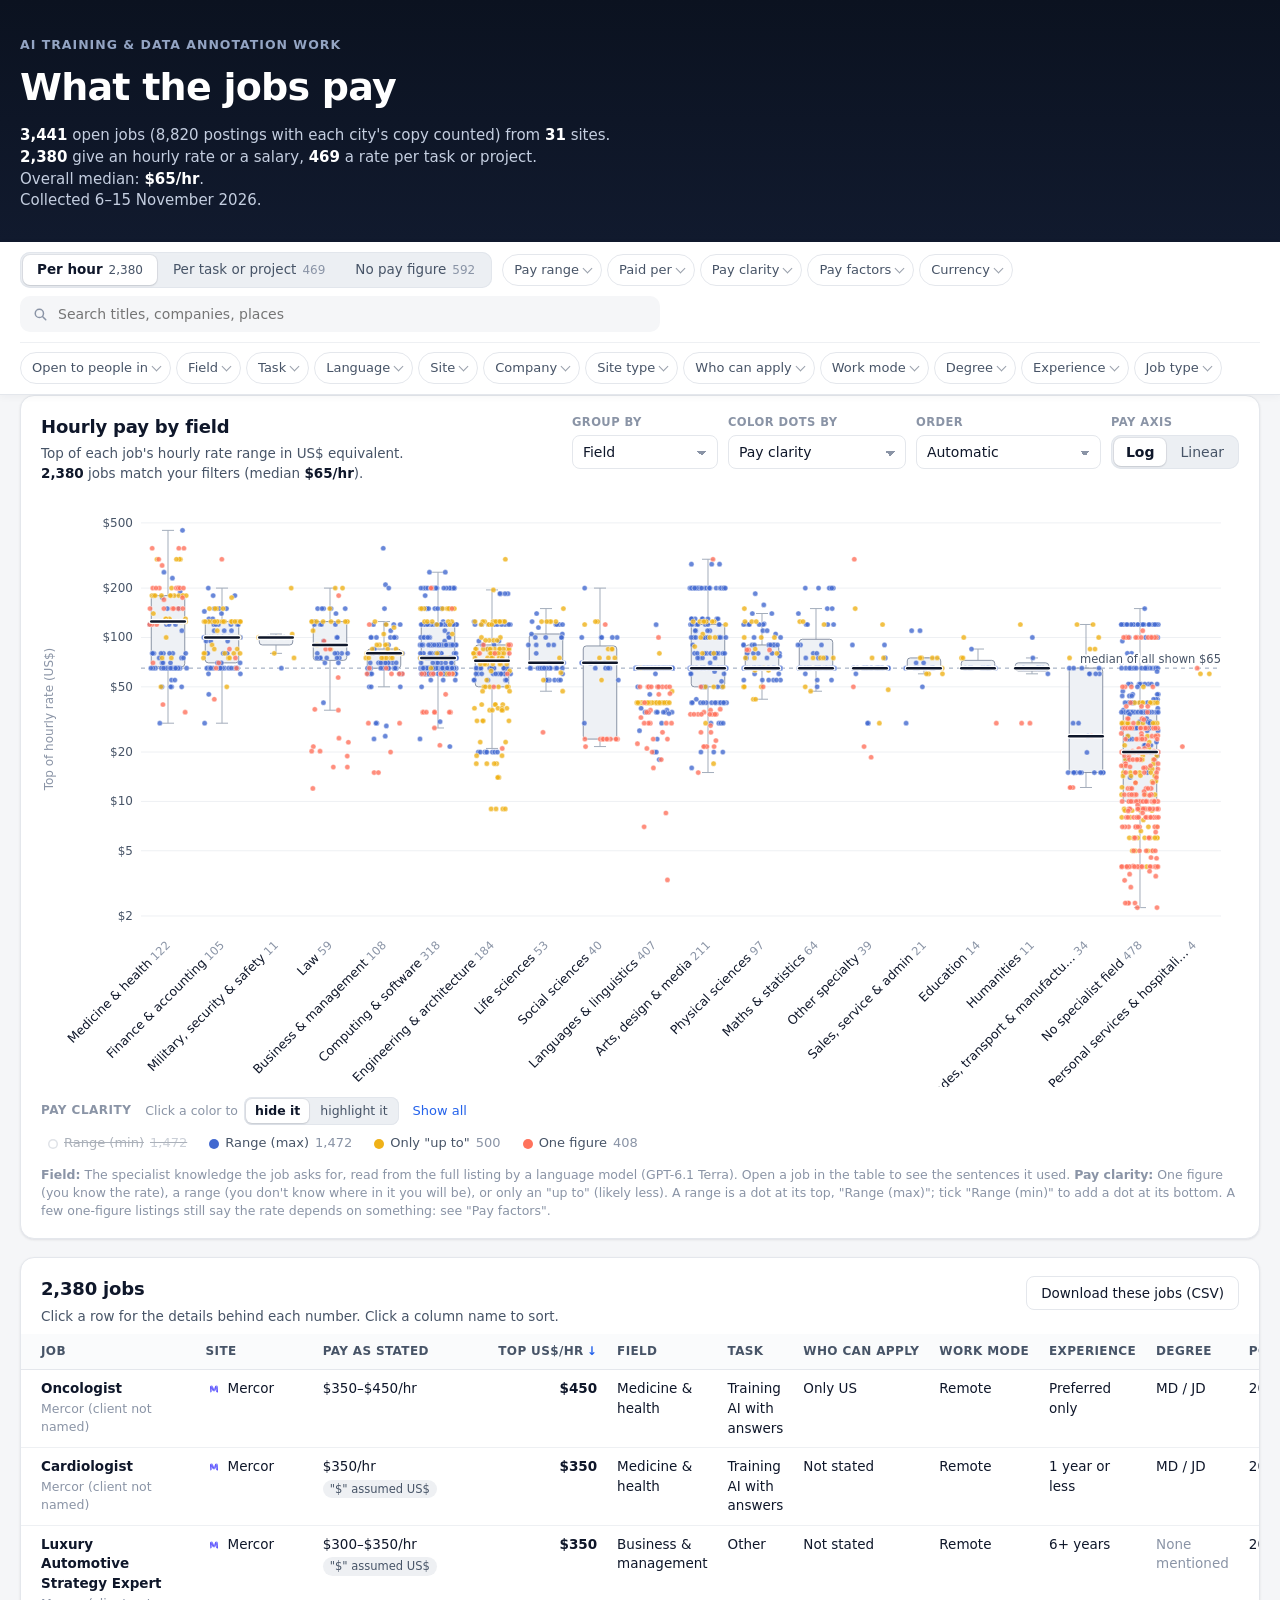
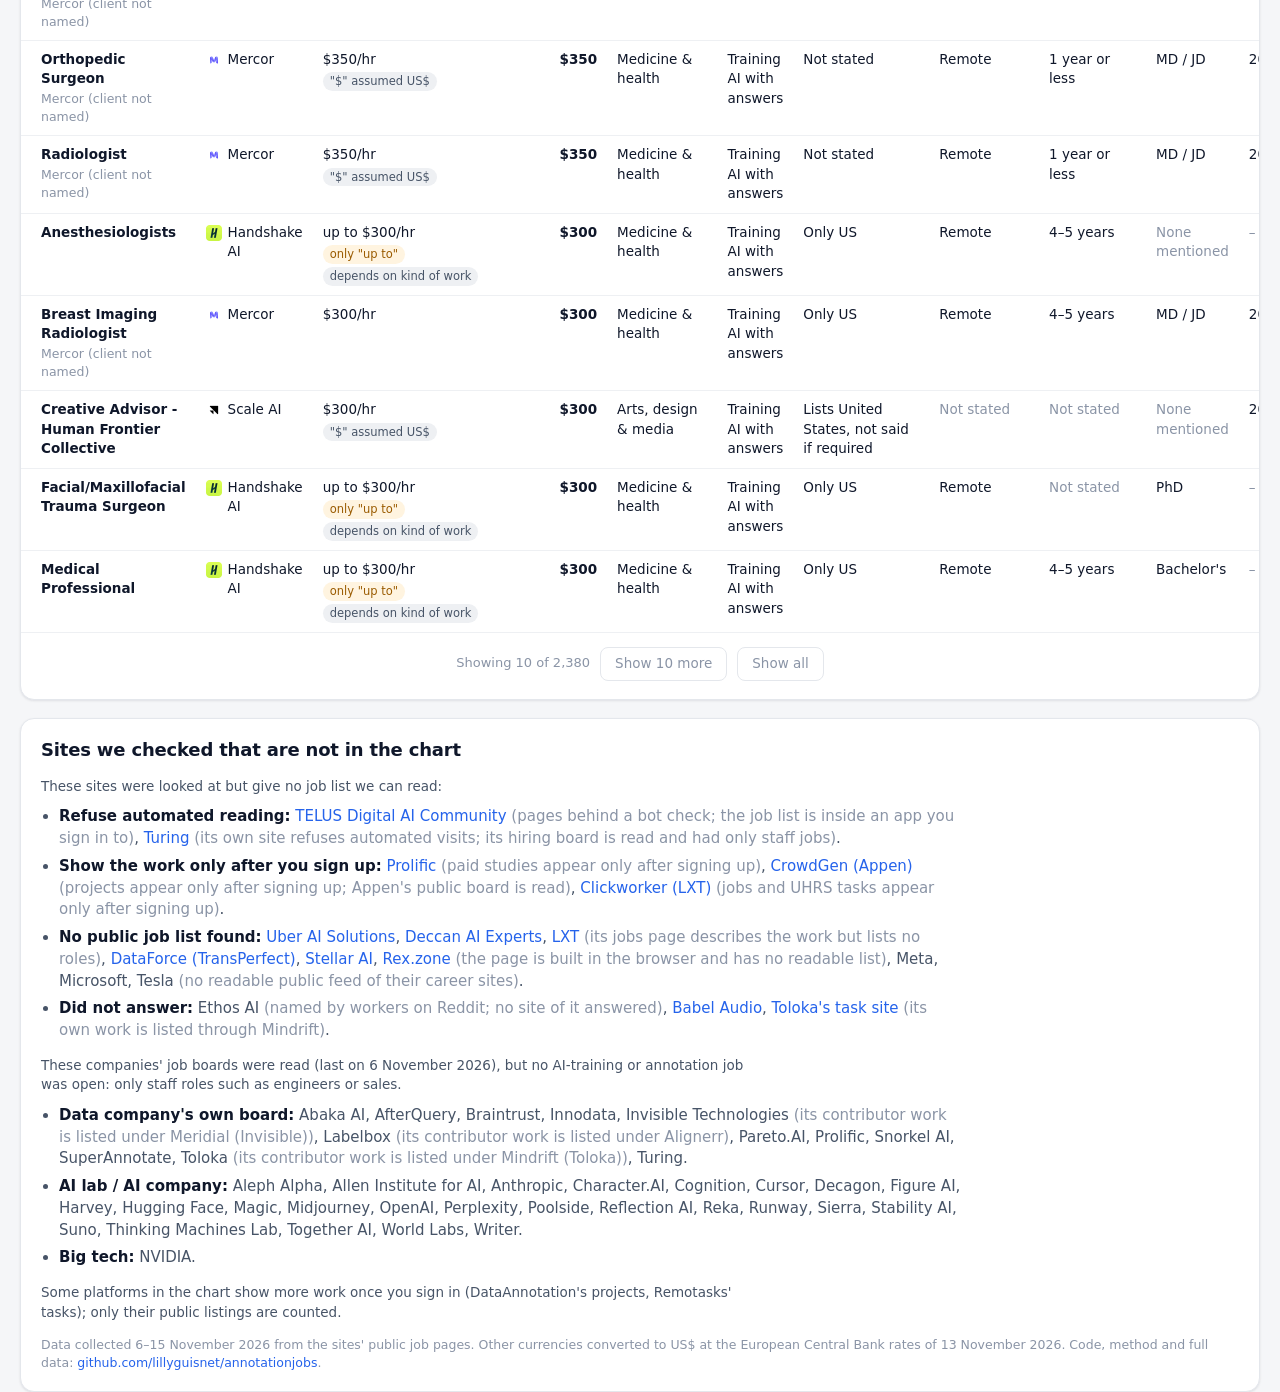
<file: docs/index.html>
<!doctype html>
<html lang="en">
<head>
<meta charset="utf-8">
<meta name="viewport" content="width=device-width, initial-scale=1">
<title>AI training &amp; data annotation jobs: what they pay</title>
<meta name="description" content="Open AI-training and data-annotation jobs from contributor platforms, data companies and AI labs, with their hourly pay, who can apply and what they ask for.">
<meta property="og:title" content="AI training & data annotation jobs: what they pay">
<meta property="og:description" content="Hourly pay of open AI-training and data-annotation jobs, by site, field, kind of task, language, degree, experience and more.">
<link rel="icon" href="data:image/svg+xml,<svg xmlns='http://www.w3.org/2000/svg' viewBox='0 0 32 32'><rect width='32' height='32' rx='7' fill='%232563eb'/><circle cx='9' cy='20' r='3' fill='white'/><circle cx='16' cy='12' r='3' fill='white'/><circle cx='23' cy='16' r='3' fill='white'/></svg>">
<link rel="stylesheet" href="style.css">
</head>
<body>
<header class="hero">
  <div class="wrap">
    <p class="eyebrow">AI training &amp; data annotation work</p>
    <h1>What the jobs pay</h1>
    <p class="lede" id="lede">Open jobs from contributor platforms, data companies' own boards, AI labs and big tech.</p>
  </div>
</header>

<div class="filterbar" id="filterbar">
  <div class="wrap">
    <!-- three zones: which pay (pick one), search (free text), filters (narrow down, combinable) -->
    <div class="bar-row bar-main">
      <div class="zone zone-pay" id="zone-pay"></div>
      <span class="vdiv" aria-hidden="true"></span>
      <label class="search"><svg viewBox="0 0 20 20" aria-hidden="true"><circle cx="8.5" cy="8.5" r="5.5"/><path d="M13 13l4 4"/></svg>
        <input id="q" type="search" placeholder="Search titles, companies, places" autocomplete="off" aria-label="Search"></label>
    </div>
    <div class="bar-row bar-filters">
      <div class="filters" id="filters" role="group" aria-label="Filters"></div>
    </div>
  </div>
</div>

<main class="wrap">
  <section class="card" id="chart-card">
    <div class="card-head">
      <div>
        <h2 id="chart-title">Hourly pay</h2>
        <p class="sub" id="chart-sub"></p>
      </div>
      <div class="controls">
        <label class="ctl"><span>Group by</span><select id="x"></select></label>
        <label class="ctl"><span id="color-label">Color dots by</span><select id="color"></select></label>
        <label class="ctl"><span>Order</span><select id="sort">
          <option value="auto">Automatic</option>
          <option value="median">Highest median first</option>
          <option value="count">Most jobs first</option>
          <option value="natural">List order</option>
        </select></label>
        <div class="ctl"><span>Pay axis</span>
          <div class="seg" id="scale" role="group" aria-label="Pay axis">
            <button type="button" data-v="log">Log</button><button type="button" data-v="linear">Linear</button>
          </div>
        </div>
      </div>
    </div>
    <div class="chart-wrap" id="chart-wrap">
      <div class="chart-scroll" id="chart-scroll"><svg id="chart" role="img" aria-labelledby="chart-title"></svg></div>
      <div class="tip" id="tip" hidden></div>
    </div>
    <div class="legend" id="legend"></div>
    <p class="note" id="chart-note"></p>
  </section>

  <section class="card" id="table-card">
    <div class="card-head">
      <div>
        <h2 id="table-title">Jobs</h2>
        <p class="sub">Click a row for the details behind each number. Click a column name to sort.</p>
      </div>
      <div class="controls"><button type="button" class="btn" id="csv">Download these jobs (CSV)</button></div>
    </div>
    <div class="table-scroll"><table id="table"><thead></thead><tbody></tbody></table></div>
    <div class="more" id="more"></div>
  </section>

  <section class="card about" id="about">
    <h2>Sites we checked that are not in the chart</h2>
    <div id="unlisted"></div>
    <p class="foot" id="foot"></p>
  </section>
</main>

<div class="pop" id="pop" hidden></div>

<script src="vendor/d3-7.9.0.min.js"></script>
<script src="app.js"></script>
</body>
</html>
</file>
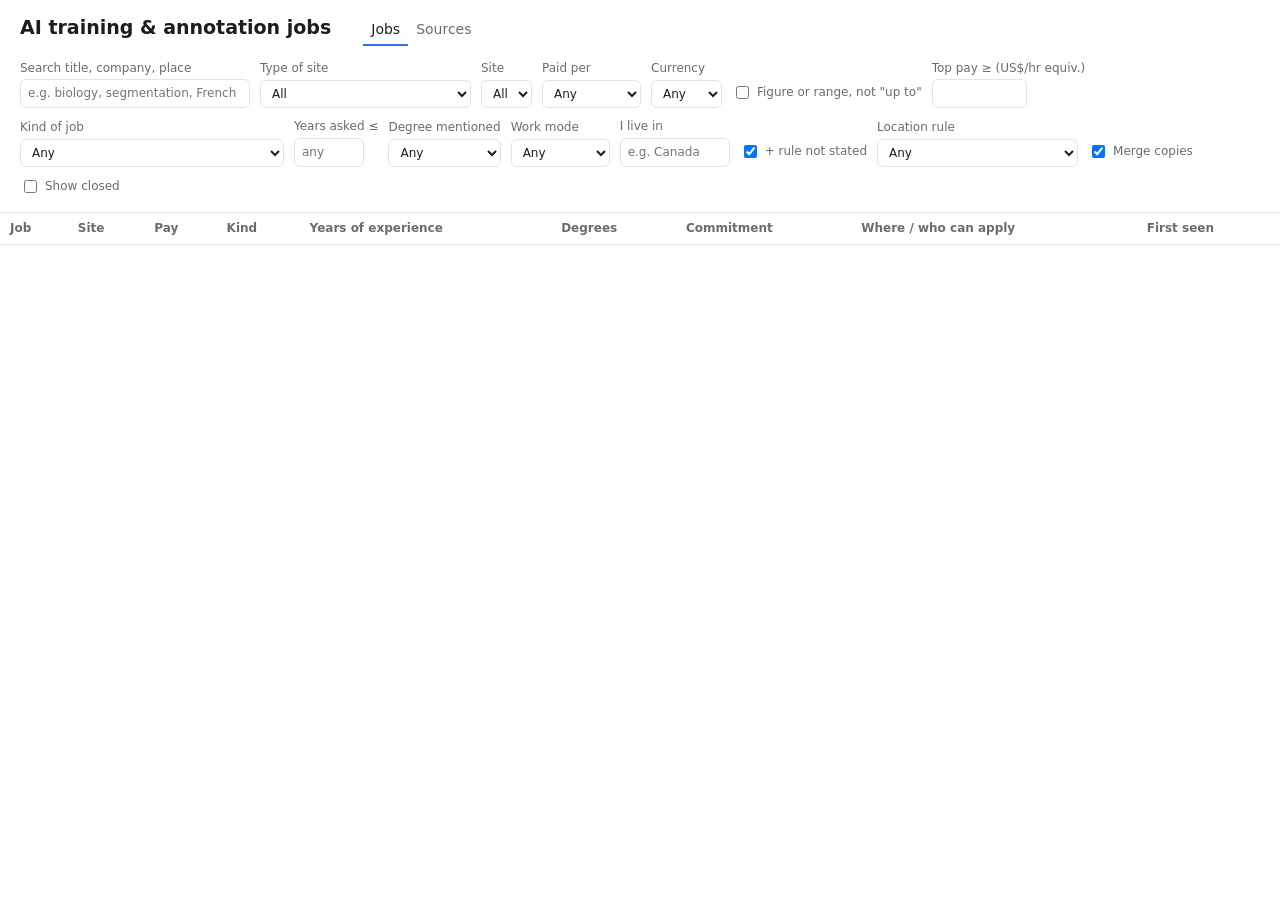
<file: page.html>
<!doctype html>
<html lang="en"><head><meta charset="utf-8"><meta name="viewport" content="width=device-width,initial-scale=1">
<title>AI training &amp; annotation jobs</title>
<style>
:root{--bg:#fff;--fg:#1d1d1f;--mut:#6b6b70;--line:#e4e4e8;--acc:#2f6fed;--chip:#f1f3f7;--warn:#b5541b}
@media (prefers-color-scheme:dark){:root{--bg:#141416;--fg:#ececf0;--mut:#9a9aa3;--line:#2c2c31;--acc:#7aa2ff;--chip:#222227;--warn:#f0a070}}
*{box-sizing:border-box}body{margin:0;font:14px/1.4 system-ui,sans-serif;background:var(--bg);color:var(--fg)}
header{padding:14px 20px 6px;display:flex;gap:16px;align-items:baseline;flex-wrap:wrap}h1{font-size:19px;margin:0}.mut{color:var(--mut)}
nav button{font:inherit;border:0;background:none;color:var(--mut);padding:4px 8px;cursor:pointer;border-bottom:2px solid transparent}
nav button.on{color:var(--fg);border-color:var(--acc)}
.bar{display:flex;flex-wrap:wrap;gap:10px;padding:8px 20px 10px;border-bottom:1px solid var(--line);position:sticky;top:0;background:var(--bg);z-index:2;align-items:flex-end}
.bar label{display:flex;flex-direction:column;font-size:12px;color:var(--mut);gap:3px}
.bar label.ck{flex-direction:row;align-items:center;gap:5px;padding-bottom:6px}
input,select{font:inherit;padding:5px 7px;border:1px solid var(--line);border-radius:6px;background:var(--bg);color:var(--fg)}
#q{width:230px}table{border-collapse:collapse;width:100%}
th,td{padding:7px 10px;border-bottom:1px solid var(--line);text-align:left;vertical-align:top}
th{position:sticky;top:var(--barh,64px);background:var(--bg);cursor:pointer;user-select:none;font-size:12px;color:var(--mut);white-space:nowrap;z-index:1}
th.on{color:var(--fg)}td.num{white-space:nowrap;font-variant-numeric:tabular-nums}
a{color:var(--acc);text-decoration:none}a:hover{text-decoration:underline}
.chip{display:inline-block;background:var(--chip);border-radius:10px;padding:1px 7px;font-size:12px;margin:1px 2px 1px 0}
.k-marketplace{color:#1b8a5a}.k-vendor{color:#7a5cc0}.k-lab{color:#b5541b}.k-bigtech{color:#2f6fed}
.closed{opacity:.55}.closed .t::after{content:" (closed)";color:var(--warn);font-size:12px}
details summary{cursor:pointer;color:var(--mut);font-size:12px}
details pre{white-space:pre-wrap;font:12.5px/1.5 system-ui;max-height:420px;overflow:auto;background:var(--chip);padding:10px;border-radius:6px;max-width:760px}
.exp{font-size:12px;color:var(--mut);max-width:380px}.small{font-size:12px}
#more{margin:14px 20px;font:inherit;padding:6px 14px;border:1px solid var(--line);border-radius:6px;background:var(--chip);color:var(--fg);cursor:pointer}
#src td,#src th{font-size:13px}#src th{position:static}
.err{color:var(--warn);font-size:12px;max-width:420px;white-space:pre-wrap}
.cur{font-size:11px;color:var(--mut);border:1px solid var(--line);border-radius:4px;padding:0 3px}.cur.nonusd{color:var(--warn);border-color:var(--warn)}
.vary{font-size:11.5px;color:var(--mut);font-style:italic;max-width:220px;white-space:normal}
.note{font-size:11.5px;color:var(--warn);max-width:220px;white-space:normal}
.assumed{opacity:.75;font-style:italic}.wm-remote{background:#e8f0fb}.wm-onsite{background:#fbe9e3}.wm-hybrid{background:#f4eefb}
.ct-contractor{background:#e3f4ea}.ct-temporary{background:#fdf0dc}.ct-permanent{background:#e3ecfd}.ct-internship{background:#efe6fb}
@media (prefers-color-scheme:dark){.ct-contractor{background:#1e3a2a}.ct-temporary{background:#3d3020}.ct-permanent{background:#1f2c45}.ct-internship{background:#30254a}}
</style></head><body>
<header><h1>AI training &amp; annotation jobs</h1><span class="mut" id="sub"></span>
<nav><button id="tab-jobs" class="on">Jobs</button><button id="tab-src">Sources</button></nav></header>
<div id="jobs">
<div class="bar" id="bar">
 <label>Search title, company, place<input id="q" placeholder="e.g. biology, segmentation, French"></label>
 <label>Type of site<select id="kind"><option value="">All</option><option value="marketplace">Contributor platforms</option><option value="vendor">Data companies' own boards</option><option value="lab">AI labs &amp; AI companies</option><option value="bigtech">Big tech</option></select></label>
 <label>Site<select id="site"><option value="">All</option></select></label>
 <label>Paid per<select id="unit"><option value="">Any</option><option value="hour">Hour</option><option value="task">Task</option><option value="year">Year</option><option value="month">Month</option><option value="none">Not stated</option></select></label>
 <label>Currency<select id="cur"><option value="">Any</option><option>USD</option><option>CAD</option><option>EUR</option><option>GBP</option><option value="other">Other</option></select></label>
 <label class="ck"><input type="checkbox" id="fixed">Figure or range, not &quot;up to&quot;</label>
 <label>Top pay ≥ (US$/hr equiv.)<input id="minpay" type="number" min="0" step="5" style="width:95px"></label>
 <label>Kind of job<select id="ctype"><option value="">Any</option><option value="contractor">Contractor / freelance (incl. assumed)</option><option value="temporary">Temporary / fixed-term</option><option value="permanent">Permanent employee</option><option value="internship">Internship</option><option value="none">Not stated</option></select></label>
 <label>Years asked ≤<input id="maxyrs" type="number" min="0" style="width:70px" placeholder="any"></label>
 <label>Degree mentioned<select id="deg"><option value="">Any</option><option>PhD</option><option>MD/JD</option><option>Master's</option><option>Bachelor's</option><option>Associate's</option></select></label>
 <label>Work mode<select id="mode"><option value="">Any</option><option value="remote">Remote</option><option value="hybrid">Hybrid</option><option value="onsite">On site</option><option value="none">Not stated</option></select></label>
 <label>I live in<input id="ctry" placeholder="e.g. Canada" style="width:110px" title="Keeps jobs open to people there: the place is in the allowed list, or the job says anywhere. Tick the box to also keep jobs whose rule is not stated."></label>
 <label class="ck"><input type="checkbox" id="unclear" checked>+ rule not stated</label>
 <label>Location rule<select id="rule"><option value="">Any</option><option value="only listed places">Must be in listed places</option><option value="anywhere">Anywhere</option><option value="must come on site">Must come on site</option><option value="listed place, rule not stated">Place listed, rule not stated</option><option value="none">Not stated</option></select></label>
 <label class="ck"><input type="checkbox" id="group" checked>Merge copies</label>
 <label class="ck"><input type="checkbox" id="closed">Show closed</label>
 <span id="count" class="mut small" style="padding-bottom:6px"></span>
</div>
<table><thead><tr>
 <th data-k="title">Job</th><th data-k="site">Site</th><th data-k="hourly">Pay</th><th data-k="contract_type">Kind</th>
 <th data-k="min_years_experience">Years of experience</th><th data-k="degrees">Degrees</th>
 <th data-k="commitment">Commitment</th><th data-k="location_rule">Where / who can apply</th><th data-k="first_seen">First seen</th>
</tr></thead><tbody id="tb"></tbody></table>
<button id="more" hidden>Show more</button>
</div>
<div id="srcview" hidden style="padding:10px 20px">
 <p class="mut small">Where the listings come from. "Kept" counts postings that are annotation / AI-training work; on company boards
 the rest (engineers, sales...) are left out by their title. A source with an error kept its listings from its last good run.</p>
 <table id="src"><thead><tr><th>Source</th><th>Type</th><th>Site</th><th>Last run</th><th>Fetched</th><th>Kept</th><th>Stored</th><th>Problem</th></tr></thead><tbody></tbody></table>
</div>
<script>
const DATA = /*DATA*/null;
const $ = id => document.getElementById(id);
const CT = {contractor: "contractor", "contractor?": "contract (assumed)", temporary: "temporary", permanent: "permanent", internship: "internship"};
const PER = {hour: 1, year: 1 / 2080, month: 1 / 173, week: 1 / 40, day: 1 / 8};
const rows = DATA.rows.map(r => ({...r, hourly: r.pay_max != null && PER[r.pay_unit] && (r.pay_currency || "USD") === "USD" ? r.pay_max * PER[r.pay_unit] : null}));
let sortK = "first_seen", sortDir = -1, limit = 300;
const esc = s => String(s ?? "").replace(/[&<>"]/g, c => ({"&":"&amp;","<":"&lt;",">":"&gt;",'"':"&quot;"}[c]));
const sym = c => ({USD: "$", EUR: "€", GBP: "£", CAD: "CA$", AUD: "A$", INR: "₹"}[c] || (c ? c + " " : "$"));
const fmt = (n, c) => n == null ? "" : sym(c) + (n >= 10000 ? Math.round(n / 1000) + "k" : (Number.isInteger(n) ? n : n.toFixed(2)));
function pay(j) {
  if (j.pay_max == null) return `<span class="mut">not stated</span>` + (j.pay_note ? `<div class="note" title="${esc(j.pay_text)}">${esc(j.pay_note)}</div>` : "");
  const u = j.pay_unit ? "/" + ({hour: "hr", year: "yr", month: "mo"}[j.pay_unit] || j.pay_unit) : "";
  let s = (j.pay_min != null && j.pay_min !== j.pay_max ? fmt(j.pay_min, j.pay_currency) + "–" : (j.pay_min == null ? "up to " : "")) + fmt(j.pay_max, j.pay_currency) + u;
  const assumed = (j.pay_currency_source || "").startsWith("assumed");
  s += ` <span class="cur${j.pay_currency !== "USD" ? " nonusd" : ""}" title="${esc("Currency: " + (j.pay_currency_source || ""))}">${esc(j.pay_currency || "")}${assumed ? "?" : ""}</span>`;
  if (j.pay_unit && j.pay_unit !== "hour" && j.hourly) s += `<div class="mut small">≈ $${Math.round(j.hourly)}/hr</div>`;
  if (j.pay_source && j.pay_source !== "site field") s += `<div class="mut small">${esc(j.pay_source === "text" ? "read from the text" : j.pay_source)}</div>`;
  if (j.pay_depends_on) s += `<div class="vary" title="${esc(j.pay_depends_on)}">depends on: ${esc(j.pay_depends_on.slice(0, 60))}${j.pay_depends_on.length > 60 ? "…" : ""}</div>`;
  if (j.pay_note) s += `<div class="note">${esc(j.pay_note)}</div>`;
  if (j.hours_per_week) s += `<div class="mut small">${j.hours_per_week} h/week</div>`;
  return s;
}
// site list
const sites = [...new Set(rows.map(r => r.site))].sort((a, b) => a.localeCompare(b));
$("site").innerHTML += sites.map(s => `<option>${esc(s)}</option>`).join("");
const lc = a => (a || []).join("; ").toLowerCase();
function openTo(j, c, unclear) {
  const excl = lc(j.excluded_places).includes(c);
  if (excl) return false;
  if (j.location_rule === "anywhere" || j.location_rule === "anywhere except excluded") return true;
  if (j.location_rule === "only listed places") return lc(j.allowed_places).includes(c);
  const listed = ((j.countries || "") + " " + (j.location || "")).toLowerCase();
  if (j.location_rule === "must come on site") return listed.includes(c);
  return unclear || listed.includes(c);
}
function filtered() {
  const q = $("q").value.trim().toLowerCase(), kind = $("kind").value, site = $("site").value, unit = $("unit").value,
    minpay = parseFloat($("minpay").value), maxyrs = parseFloat($("maxyrs").value), deg = $("deg").value,
    ctry = $("ctry").value.trim().toLowerCase(), closed = $("closed").checked, cur = $("cur").value, ctype = $("ctype").value,
    mode = $("mode").value, rule = $("rule").value, unclear = $("unclear").checked;
  return rows.filter(j => (closed || j.active) && (!kind || j.kind === kind) && (!site || j.site === site) &&
    (!unit || (unit === "none" ? j.pay_max == null : j.pay_unit === unit)) &&
    (!cur || (cur === "other" ? j.pay_currency && !["USD", "CAD", "EUR", "GBP"].includes(j.pay_currency) : j.pay_currency === cur)) &&
    (!ctype || (ctype === "none" ? !j.contract_type : (ctype === "contractor" ? j.contract_type.startsWith("contractor") : j.contract_type === ctype))) &&
    (isNaN(minpay) || (j.hourly ?? -1) >= minpay) && (!$("fixed").checked || (j.pay_max != null && j.pay_min != null)) &&
    (isNaN(maxyrs) || j.min_years_experience == null || j.min_years_experience <= maxyrs) &&
    (!deg || (j.degrees || "").includes(deg)) &&
    (!mode || (mode === "none" ? !j.work_mode : j.work_mode === mode)) &&
    (!rule || (rule === "none" ? !j.location_rule : j.location_rule === rule)) &&
    (!ctry || openTo(j, ctry, unclear)) &&
    (!q || (j.title + " " + j.company + " " + j.location + " " + j.department + " " + j.snippet).toLowerCase().includes(q)));
}
const MODE = {remote: "Remote", hybrid: "Hybrid", onsite: "On site"};
function whereCell(j, where) {
  const m = j.work_mode ? `<span class="chip wm-${j.work_mode}" title="${esc(j.work_mode_evidence)}">${MODE[j.work_mode]}</span>` : "";
  const ev = esc(j.location_evidence || "");
  const al = (j.allowed_places || []).join(", "), ex = (j.excluded_places || []).join(", ");
  let r = "";
  if (j.location_rule === "only listed places") r = `<b title="${ev}">Only: ${esc(al.slice(0, 120))}${al.length > 120 ? "…" : ""}</b>`;
  else if (j.location_rule === "anywhere") r = `<span title="${ev}">Anywhere</span>`;
  else if (j.location_rule === "anywhere except excluded") r = `<span title="${ev}">Anywhere</span>`;
  else if (j.location_rule === "must come on site") r = `<span title="${ev}">On site${where ? ": " + esc(where.slice(0, 90)) : ""}</span>`;
  else if (j.location_rule === "listed place, rule not stated") r = `<span class="mut" title="${ev}">Listed: ${esc(where.slice(0, 90))} <i>(not said if required)</i></span>`;
  else r = `<span class="mut">Location rule not stated</span>`;
  if (ex) r += `<div class="note" title="${ev}">Not: ${esc(ex.slice(0, 100))}</div>`;
  return m + " " + r;
}
function render() {
  let list = filtered();
  const total = list.length;
  if ($("group").checked) {
    const g = new Map();
    for (const j of list) { const k = j.group || j.uid; if (!g.has(k)) g.set(k, {...j, copies: []}); else g.get(k).copies.push(j); }
    list = [...g.values()];
  }
  list.sort((a, b) => {
    let x = a[sortK], y = b[sortK];
    if (x == null || x === "") return 1; if (y == null || y === "") return -1;
    return (typeof x === "number" ? x - y : String(x).localeCompare(String(y))) * sortDir;
  });
  $("count").textContent = `${list.length.toLocaleString()} jobs` + ($("group").checked && list.length !== total ? ` (${total.toLocaleString()} postings)` : "");
  document.querySelectorAll("th[data-k]").forEach(th => th.classList.toggle("on", th.dataset.k === sortK));
  $("tb").innerHTML = list.slice(0, limit).map(j => {
    const where = [j.countries, j.location].filter(Boolean).filter((v, i, a) => a.indexOf(v) === i).join(" · ");
    const copies = j.copies && j.copies.length ? `<div class="mut small">+${j.copies.length} more posting${j.copies.length > 1 ? "s" : ""}: ${esc([...new Set(j.copies.map(c => c.location || c.countries))].slice(0, 6).join("; "))}${j.copies.length > 6 ? "…" : ""}</div>` : "";
    return `<tr class="${j.active ? "" : "closed"}">
   <td><a class="t" href="${esc(j.url)}" target="_blank" rel="noopener">${esc(j.title)}</a>
     ${j.company && j.company !== j.site ? `<div class="mut small">${esc(j.company)}</div>` : ""}
     <details data-src="${esc(j.source)}" data-uid="${esc(j.uid)}"><summary>full listing</summary><pre>loading…</pre></details></td>
   <td class="k-${j.kind}">${esc(j.site)}</td>
   <td class="num">${pay(j)}</td>
   <td class="small" title="${esc(j.contract_evidence)}">${j.contract_type ? `<span class="chip ct-${j.contract_type.replace("?", "")}${j.contract_type.endsWith("?") ? " assumed" : ""}">${esc(CT[j.contract_type] || j.contract_type)}</span>` : `<span class="mut">not stated</span>`}</td>
   <td>${j.min_years_experience != null ? `<b>${j.min_years_experience}+</b>` : `<span class="mut">not stated</span>`}<div class="exp">${esc(j.experience_text)}</div></td>
   <td>${(j.degrees || "").split(", ").filter(Boolean).map(d => `<span class="chip">${esc(d)}</span>`).join("")}</td>
   <td class="small">${esc([j.commitment, j.employment_type].filter(Boolean).join(" · "))}<div class="mut">${esc(j.arrangement)}</div></td>
   <td class="small">${whereCell(j, where)}${copies}</td>
   <td class="num mut small">${esc(j.first_seen)}${j.posted ? `<div>posted ${esc(String(j.posted).slice(0, 10))}</div>` : ""}</td></tr>`;
  }).join("");
  $("more").hidden = list.length <= limit;
  $("more").textContent = `Show more (${(list.length - limit).toLocaleString()} left)`;
}
// full text, loaded from the source file when a listing is opened
const cache = {};
async function fullText(src, uid) {
  if (!cache[src]) cache[src] = fetch(`listings/${src}.jsonl`).then(r => r.text()).then(t => {
    const m = {}; for (const l of t.split("\n")) if (l) { const o = JSON.parse(l); m[o.uid] = o; } return m; });
  const o = (await cache[src])[uid];
  if (!o) return "";
  const sym = c => ({USD: "$", EUR: "€", GBP: "£", CAD: "CA$", AUD: "A$"}[c] || (c || "") + " ");
  const amt = a => (a[0] != null && a[0] !== a[1] ? sym(a[2]) + a[0] + "–" : (a[0] == null ? "up to " : "")) + sym(a[2]) + a[1] + (a[3] ? "/" + a[3] : "") + " " + (a[2] || "");
  const head = [
    "PAY: " + (o.pay_max != null ? amt([o.pay_min, o.pay_max, o.pay_currency, o.pay_unit]) : "not stated") +
      (o.pay_source ? "  (from: " + o.pay_source + "; currency: " + (o.pay_currency_source || "") + ")" : ""),
    o.pay_site ? "Site's own pay field: " + amt([o.pay_site.min, o.pay_site.max, o.pay_site.currency || "", o.pay_site.unit]) : "",
    o.pay_note ? "Check: " + o.pay_note : "",
    o.pay_depends_on ? "Pay depends on: " + o.pay_depends_on : "",
    o.pay_earnings_claim ? "Earnings claim on the page (about some contributors, not this role's pay): \"" + o.pay_earnings_claim + "\"" : "",
    (o.pay_all || []).length ? "Amounts in the text:\n" + o.pay_all.map(a => "  • " + amt(a) + "   …" + a[4] + "…").join("\n") : "",
    "KIND OF JOB: " + (o.contract_type === "contractor?" ? "contract (assumed)" : (o.contract_type || "not stated")) + (o.contract_evidence ? "  (" + o.contract_evidence + ")" : ""),
    "WORK MODE: " + (o.work_mode || "not stated") + (o.work_mode_evidence ? "  (" + o.work_mode_evidence + ")" : ""),
    "WHO CAN APPLY: " + (o.location_rule || "not stated") + ((o.allowed_places || []).length ? " — only: " + o.allowed_places.join(", ") : "") +
      ((o.excluded_places || []).length ? " — not: " + o.excluded_places.join(", ") : "") + (o.location_evidence ? "  (" + o.location_evidence + ")" : ""),
    o.location || o.countries ? "Listed location: " + [o.countries, o.location].filter(Boolean).join("; ") : "",
  ].filter(Boolean).join("\n");
  return head + "\n\n──────── full listing ────────\n\n" + o.text;
}
$("tb").addEventListener("toggle", async e => {
  const d = e.target; if (d.tagName !== "DETAILS" || !d.open || d.dataset.done) return;
  d.dataset.done = 1;
  try { d.querySelector("pre").textContent = await fullText(d.dataset.src, d.dataset.uid) || "(no text)"; }
  catch { const r = rows.find(x => x.uid === d.dataset.uid); d.querySelector("pre").textContent = (r?.snippet || "") + "\n\n[Full text is in data/listings/" + d.dataset.src + ".jsonl; open this page through a web server to load it here.]"; }
}, true);
document.querySelectorAll("th[data-k]").forEach(th => th.onclick = () => {
  if (sortK === th.dataset.k) sortDir *= -1; else { sortK = th.dataset.k; sortDir = ["title", "site", "commitment", "countries", "degrees"].includes(sortK) ? 1 : -1; }
  render();
});
["q", "kind", "site", "unit", "cur", "fixed", "minpay", "maxyrs", "deg", "ctry", "unclear", "mode", "rule", "ctype", "group", "closed"].forEach(id => $(id).addEventListener("input", () => { limit = 300; render(); }));
$("more").onclick = () => { limit += 500; render(); };
// sources tab
const S = Object.entries(DATA.sources).sort((a, b) => (b[1].kept || 0) - (a[1].kept || 0));
document.querySelector("#src tbody").innerHTML = S.map(([k, s]) => `<tr><td>${esc(k)}</td><td class="k-${s.kind}">${esc(s.kind)}</td><td>${esc(s.site)}</td>
 <td class="num">${esc(s.last_run || "never")}</td><td class="num">${s.fetched ?? ""}</td><td class="num">${s.kept ?? ""}</td><td class="num">${s.stored ?? ""}</td>
 <td class="err">${s.last_error ? esc(s.last_error_date + ": " + s.last_error.split("\n")[0]) : ""}</td></tr>`).join("");
const tab = v => { $("jobs").hidden = v !== "jobs"; $("srcview").hidden = v !== "src"; $("tab-jobs").classList.toggle("on", v === "jobs"); $("tab-src").classList.toggle("on", v === "src"); };
$("tab-jobs").onclick = () => tab("jobs"); $("tab-src").onclick = () => tab("src");
const open = rows.filter(r => r.active);
$("sub").textContent = `${open.length.toLocaleString()} open postings from ${new Set(open.map(r => r.site)).size} sites · updated ${DATA.built}. Pay, years and degrees are read from each listing's text: check the listing before applying.`;
new ResizeObserver(() => document.documentElement.style.setProperty("--barh", $("bar").offsetHeight + "px")).observe($("bar"));
render();
</script></body></html>
</file>
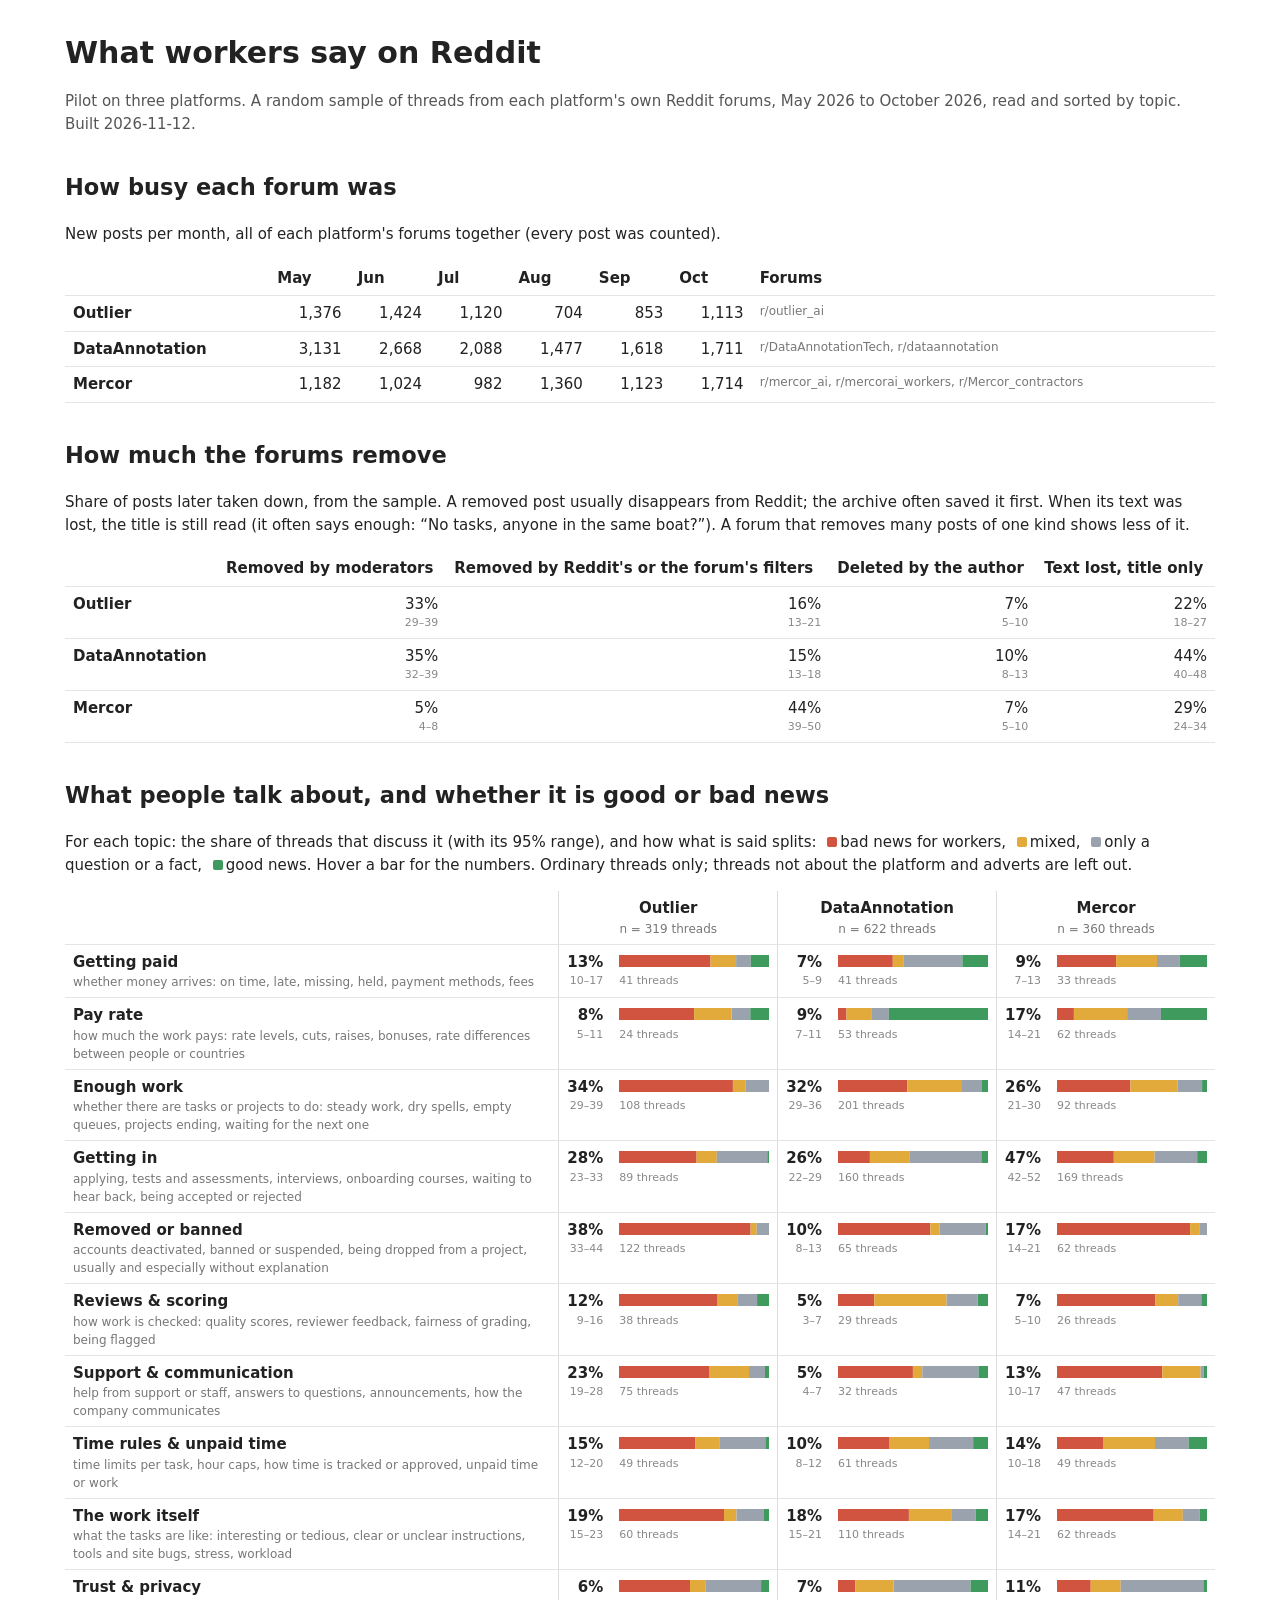
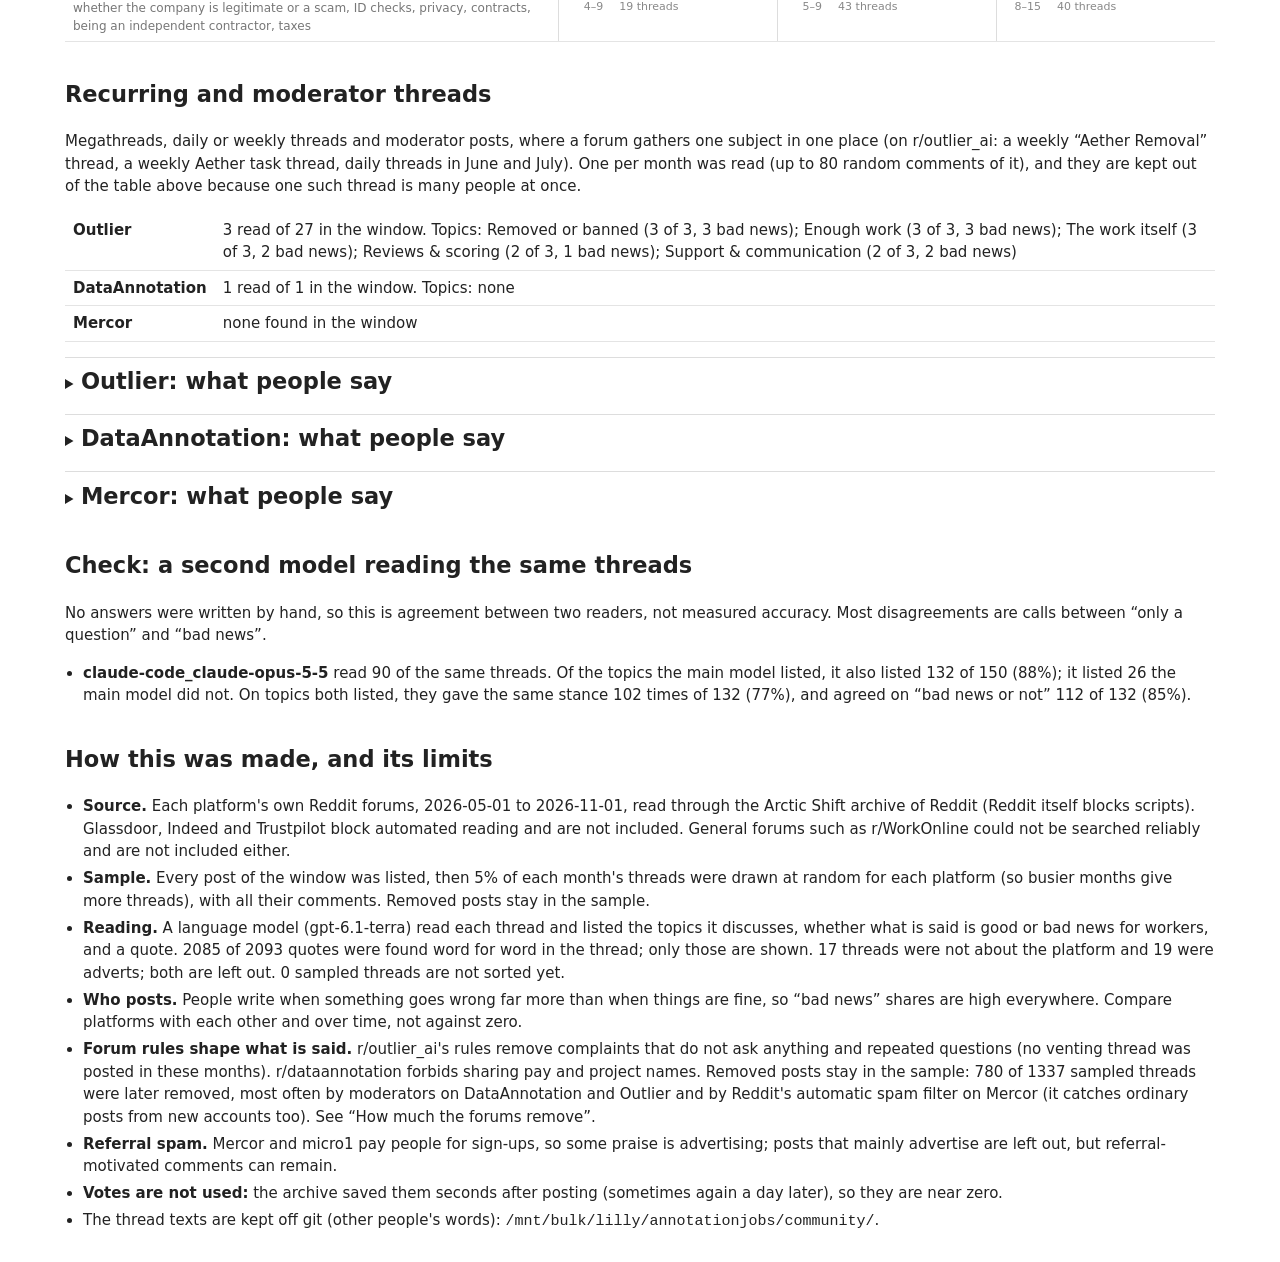
<file: data/community/report.html>
<!doctype html><html lang=en><meta charset=utf-8><meta name=viewport content="width=device-width,initial-scale=1">
<title>What workers say on Reddit — pilot</title>
<style>
body{font:15px/1.5 system-ui,sans-serif;max-width:1150px;margin:2em auto;padding:0 1em;color:#222}
h1{margin-bottom:.2em} h2{margin-top:1.6em} h4{margin:1em 0 .3em}
table{border-collapse:collapse;width:100%} th,td{padding:6px 8px;border-bottom:1px solid #e4e4e4;text-align:left;vertical-align:top}
.main th[colspan]{text-align:center;border-left:1px solid #ddd} .num{text-align:right;border-left:1px solid #ddd;white-space:nowrap}
.sub{font-weight:normal;color:#777;font-size:12px} .ci{color:#888;font-size:11px} .act td{text-align:right} .act td.sub{text-align:left}
.k,.dot{display:inline-block;width:10px;height:10px;border-radius:2px;margin:0 3px 0 6px} .dot{border-radius:50%;margin-left:0}
ul{padding-left:1.2em} li{margin:.3em 0} details{margin:1em 0;border-top:1px solid #ddd;padding-top:.5em} summary{cursor:pointer}
a{color:#2a62b8} .lead{color:#555}
@media (prefers-color-scheme:dark){body{background:#161718;color:#ddd} th,td{border-color:#333} a{color:#7aa7ef}}
</style>
<h1>What workers say on Reddit</h1>
<p class=lead>Pilot on three platforms. A random sample of threads from each platform's own Reddit forums,
May 2026 to October 2026, read and sorted by topic. Built 2026-11-12.</p>
<h2>How busy each forum was</h2>
<p>New posts per month, all of each platform's forums together (every post was counted).</p>
<table class=act><tr><th></th><th>May</th><th>Jun</th><th>Jul</th><th>Aug</th><th>Sep</th><th>Oct</th><th>Forums</th></tr><tr><th>Outlier</th><td>1,376</td><td>1,424</td><td>1,120</td><td>704</td><td>853</td><td>1,113</td><td class=sub>r/outlier_ai</td></tr><tr><th>DataAnnotation</th><td>3,131</td><td>2,668</td><td>2,088</td><td>1,477</td><td>1,618</td><td>1,711</td><td class=sub>r/DataAnnotationTech, r/dataannotation</td></tr><tr><th>Mercor</th><td>1,182</td><td>1,024</td><td>982</td><td>1,360</td><td>1,123</td><td>1,714</td><td class=sub>r/mercor_ai, r/mercorai_workers, r/Mercor_contractors</td></tr></table><h2>How much the forums remove</h2>
<p>Share of posts later taken down, from the sample. A removed post usually disappears from Reddit; the
archive often saved it first. When its text was lost, the title is still read (it often says enough:
“No tasks, anyone in the same boat?”). A forum that removes many posts of one kind shows less of it.</p>
<table class=act><tr><th></th><th>Removed by moderators</th><th>Removed by Reddit's or the forum's filters</th>
<th>Deleted by the author</th><th>Text lost, title only</th></tr><tr><th>Outlier</th><td>33%<div class=ci>29–39</div></td><td>16%<div class=ci>13–21</div></td><td>7%<div class=ci>5–10</div></td><td>22%<div class=ci>18–27</div></td></tr><tr><th>DataAnnotation</th><td>35%<div class=ci>32–39</div></td><td>15%<div class=ci>13–18</div></td><td>10%<div class=ci>8–13</div></td><td>44%<div class=ci>40–48</div></td></tr><tr><th>Mercor</th><td>5%<div class=ci>4–8</div></td><td>44%<div class=ci>39–50</div></td><td>7%<div class=ci>5–10</div></td><td>29%<div class=ci>24–34</div></td></tr></table><h2>What people talk about, and whether it is good or bad news</h2>
<p>For each topic: the share of threads that discuss it (with its 95% range), and how what is said
splits: <span class=k style="background:#d0543f"></span>bad news for workers,
<span class=k style="background:#e2a93b"></span>mixed,
<span class=k style="background:#9aa3ad"></span>only a question or a fact,
<span class=k style="background:#3f9a5e"></span>good news. Hover a bar for the numbers.
Ordinary threads only; threads not about the platform and adverts are left out.</p>
<table class=main><tr><th></th><th colspan=2>Outlier<div class=sub>n = 319 threads</div></th><th colspan=2>DataAnnotation<div class=sub>n = 622 threads</div></th><th colspan=2>Mercor<div class=sub>n = 360 threads</div></th></tr><tr><th>Getting paid<div class=sub>whether money arrives: on time, late, missing, held, payment methods, fees</div></th><td class=num><b>13%</b><div class=ci>10–17</div></td><td><svg width="150" height="12" role="img" aria-label="bad news 61%, mixed 17%, question / fact only 10%, good news 12%"><title>bad news 61%, mixed 17%, question / fact only 10%, good news 12%</title><rect x="0.0" y="0" width="91.5" height="12" fill="#d0543f"/><rect x="91.5" y="0" width="25.6" height="12" fill="#e2a93b"/><rect x="117.1" y="0" width="14.6" height="12" fill="#9aa3ad"/><rect x="131.7" y="0" width="18.3" height="12" fill="#3f9a5e"/></svg><div class=ci>41 threads</div></td><td class=num><b>7%</b><div class=ci>5–9</div></td><td><svg width="150" height="12" role="img" aria-label="bad news 37%, mixed 7%, question / fact only 39%, good news 17%"><title>bad news 37%, mixed 7%, question / fact only 39%, good news 17%</title><rect x="0.0" y="0" width="54.8" height="12" fill="#d0543f"/><rect x="54.8" y="0" width="11.0" height="12" fill="#e2a93b"/><rect x="65.8" y="0" width="58.6" height="12" fill="#9aa3ad"/><rect x="124.4" y="0" width="25.6" height="12" fill="#3f9a5e"/></svg><div class=ci>41 threads</div></td><td class=num><b>9%</b><div class=ci>7–13</div></td><td><svg width="150" height="12" role="img" aria-label="bad news 39%, mixed 27%, question / fact only 15%, good news 18%"><title>bad news 39%, mixed 27%, question / fact only 15%, good news 18%</title><rect x="0.0" y="0" width="59.1" height="12" fill="#d0543f"/><rect x="59.1" y="0" width="40.9" height="12" fill="#e2a93b"/><rect x="100.0" y="0" width="22.7" height="12" fill="#9aa3ad"/><rect x="122.7" y="0" width="27.3" height="12" fill="#3f9a5e"/></svg><div class=ci>33 threads</div></td></tr><tr><th>Pay rate<div class=sub>how much the work pays: rate levels, cuts, raises, bonuses, rate differences between people or countries</div></th><td class=num><b>8%</b><div class=ci>5–11</div></td><td><svg width="150" height="12" role="img" aria-label="bad news 50%, mixed 25%, question / fact only 12%, good news 12%"><title>bad news 50%, mixed 25%, question / fact only 12%, good news 12%</title><rect x="0.0" y="0" width="75.1" height="12" fill="#d0543f"/><rect x="75.1" y="0" width="37.4" height="12" fill="#e2a93b"/><rect x="112.6" y="0" width="18.7" height="12" fill="#9aa3ad"/><rect x="131.3" y="0" width="18.7" height="12" fill="#3f9a5e"/></svg><div class=ci>24 threads</div></td><td class=num><b>9%</b><div class=ci>7–11</div></td><td><svg width="150" height="12" role="img" aria-label="bad news 6%, mixed 17%, question / fact only 11%, good news 66%"><title>bad news 6%, mixed 17%, question / fact only 11%, good news 66%</title><rect x="0.0" y="0" width="8.5" height="12" fill="#d0543f"/><rect x="8.5" y="0" width="25.4" height="12" fill="#e2a93b"/><rect x="33.9" y="0" width="17.0" height="12" fill="#9aa3ad"/><rect x="50.9" y="0" width="99.1" height="12" fill="#3f9a5e"/></svg><div class=ci>53 threads</div></td><td class=num><b>17%</b><div class=ci>14–21</div></td><td><svg width="150" height="12" role="img" aria-label="bad news 11%, mixed 35%, question / fact only 23%, good news 31%"><title>bad news 11%, mixed 35%, question / fact only 23%, good news 31%</title><rect x="0.0" y="0" width="16.9" height="12" fill="#d0543f"/><rect x="16.9" y="0" width="53.2" height="12" fill="#e2a93b"/><rect x="70.1" y="0" width="33.9" height="12" fill="#9aa3ad"/><rect x="104.0" y="0" width="46.0" height="12" fill="#3f9a5e"/></svg><div class=ci>62 threads</div></td></tr><tr><th>Enough work<div class=sub>whether there are tasks or projects to do: steady work, dry spells, empty queues, projects ending, waiting for the next one</div></th><td class=num><b>34%</b><div class=ci>29–39</div></td><td><svg width="150" height="12" role="img" aria-label="bad news 76%, mixed 8%, question / fact only 16%"><title>bad news 76%, mixed 8%, question / fact only 16%</title><rect x="0.0" y="0" width="113.9" height="12" fill="#d0543f"/><rect x="113.9" y="0" width="12.5" height="12" fill="#e2a93b"/><rect x="126.4" y="0" width="23.6" height="12" fill="#9aa3ad"/></svg><div class=ci>108 threads</div></td><td class=num><b>32%</b><div class=ci>29–36</div></td><td><svg width="150" height="12" role="img" aria-label="bad news 46%, mixed 36%, question / fact only 14%, good news 4%"><title>bad news 46%, mixed 36%, question / fact only 14%, good news 4%</title><rect x="0.0" y="0" width="69.4" height="12" fill="#d0543f"/><rect x="69.4" y="0" width="53.7" height="12" fill="#e2a93b"/><rect x="123.1" y="0" width="20.9" height="12" fill="#9aa3ad"/><rect x="144.0" y="0" width="6.0" height="12" fill="#3f9a5e"/></svg><div class=ci>201 threads</div></td><td class=num><b>26%</b><div class=ci>21–30</div></td><td><svg width="150" height="12" role="img" aria-label="bad news 49%, mixed 32%, question / fact only 16%, good news 3%"><title>bad news 49%, mixed 32%, question / fact only 16%, good news 3%</title><rect x="0.0" y="0" width="73.4" height="12" fill="#d0543f"/><rect x="73.4" y="0" width="47.3" height="12" fill="#e2a93b"/><rect x="120.7" y="0" width="24.4" height="12" fill="#9aa3ad"/><rect x="145.1" y="0" width="4.9" height="12" fill="#3f9a5e"/></svg><div class=ci>92 threads</div></td></tr><tr><th>Getting in<div class=sub>applying, tests and assessments, interviews, onboarding courses, waiting to hear back, being accepted or rejected</div></th><td class=num><b>28%</b><div class=ci>23–33</div></td><td><svg width="150" height="12" role="img" aria-label="bad news 52%, mixed 13%, question / fact only 34%, good news 1%"><title>bad news 52%, mixed 13%, question / fact only 34%, good news 1%</title><rect x="0.0" y="0" width="77.6" height="12" fill="#d0543f"/><rect x="77.6" y="0" width="20.2" height="12" fill="#e2a93b"/><rect x="97.7" y="0" width="50.6" height="12" fill="#9aa3ad"/><rect x="148.3" y="0" width="1.7" height="12" fill="#3f9a5e"/></svg><div class=ci>89 threads</div></td><td class=num><b>26%</b><div class=ci>22–29</div></td><td><svg width="150" height="12" role="img" aria-label="bad news 21%, mixed 26%, question / fact only 48%, good news 4%"><title>bad news 21%, mixed 26%, question / fact only 48%, good news 4%</title><rect x="0.0" y="0" width="31.9" height="12" fill="#d0543f"/><rect x="31.9" y="0" width="39.4" height="12" fill="#e2a93b"/><rect x="71.3" y="0" width="72.2" height="12" fill="#9aa3ad"/><rect x="143.4" y="0" width="6.6" height="12" fill="#3f9a5e"/></svg><div class=ci>160 threads</div></td><td class=num><b>47%</b><div class=ci>42–52</div></td><td><svg width="150" height="12" role="img" aria-label="bad news 38%, mixed 27%, question / fact only 28%, good news 7%"><title>bad news 38%, mixed 27%, question / fact only 28%, good news 7%</title><rect x="0.0" y="0" width="56.8" height="12" fill="#d0543f"/><rect x="56.8" y="0" width="40.8" height="12" fill="#e2a93b"/><rect x="97.6" y="0" width="42.6" height="12" fill="#9aa3ad"/><rect x="140.2" y="0" width="9.8" height="12" fill="#3f9a5e"/></svg><div class=ci>169 threads</div></td></tr><tr><th>Removed or banned<div class=sub>accounts deactivated, banned or suspended, being dropped from a project, usually and especially without explanation</div></th><td class=num><b>38%</b><div class=ci>33–44</div></td><td><svg width="150" height="12" role="img" aria-label="bad news 88%, mixed 4%, question / fact only 8%"><title>bad news 88%, mixed 4%, question / fact only 8%</title><rect x="0.0" y="0" width="131.6" height="12" fill="#d0543f"/><rect x="131.6" y="0" width="6.1" height="12" fill="#e2a93b"/><rect x="137.7" y="0" width="12.3" height="12" fill="#9aa3ad"/></svg><div class=ci>122 threads</div></td><td class=num><b>10%</b><div class=ci>8–13</div></td><td><svg width="150" height="12" role="img" aria-label="bad news 62%, mixed 6%, question / fact only 31%, good news 2%"><title>bad news 62%, mixed 6%, question / fact only 31%, good news 2%</title><rect x="0.0" y="0" width="92.3" height="12" fill="#d0543f"/><rect x="92.3" y="0" width="9.2" height="12" fill="#e2a93b"/><rect x="101.5" y="0" width="46.2" height="12" fill="#9aa3ad"/><rect x="147.7" y="0" width="2.3" height="12" fill="#3f9a5e"/></svg><div class=ci>65 threads</div></td><td class=num><b>17%</b><div class=ci>14–21</div></td><td><svg width="150" height="12" role="img" aria-label="bad news 89%, mixed 6%, question / fact only 5%"><title>bad news 89%, mixed 6%, question / fact only 5%</title><rect x="0.0" y="0" width="133.1" height="12" fill="#d0543f"/><rect x="133.1" y="0" width="9.7" height="12" fill="#e2a93b"/><rect x="142.7" y="0" width="7.3" height="12" fill="#9aa3ad"/></svg><div class=ci>62 threads</div></td></tr><tr><th>Reviews &amp; scoring<div class=sub>how work is checked: quality scores, reviewer feedback, fairness of grading, being flagged</div></th><td class=num><b>12%</b><div class=ci>9–16</div></td><td><svg width="150" height="12" role="img" aria-label="bad news 66%, mixed 13%, question / fact only 13%, good news 8%"><title>bad news 66%, mixed 13%, question / fact only 13%, good news 8%</title><rect x="0.0" y="0" width="98.6" height="12" fill="#d0543f"/><rect x="98.6" y="0" width="19.7" height="12" fill="#e2a93b"/><rect x="118.3" y="0" width="19.8" height="12" fill="#9aa3ad"/><rect x="138.1" y="0" width="11.9" height="12" fill="#3f9a5e"/></svg><div class=ci>38 threads</div></td><td class=num><b>5%</b><div class=ci>3–7</div></td><td><svg width="150" height="12" role="img" aria-label="bad news 24%, mixed 48%, question / fact only 21%, good news 7%"><title>bad news 24%, mixed 48%, question / fact only 21%, good news 7%</title><rect x="0.0" y="0" width="36.3" height="12" fill="#d0543f"/><rect x="36.3" y="0" width="72.3" height="12" fill="#e2a93b"/><rect x="108.6" y="0" width="31.0" height="12" fill="#9aa3ad"/><rect x="139.7" y="0" width="10.3" height="12" fill="#3f9a5e"/></svg><div class=ci>29 threads</div></td><td class=num><b>7%</b><div class=ci>5–10</div></td><td><svg width="150" height="12" role="img" aria-label="bad news 65%, mixed 15%, question / fact only 15%, good news 4%"><title>bad news 65%, mixed 15%, question / fact only 15%, good news 4%</title><rect x="0.0" y="0" width="98.1" height="12" fill="#d0543f"/><rect x="98.1" y="0" width="23.1" height="12" fill="#e2a93b"/><rect x="121.2" y="0" width="23.1" height="12" fill="#9aa3ad"/><rect x="144.3" y="0" width="5.7" height="12" fill="#3f9a5e"/></svg><div class=ci>26 threads</div></td></tr><tr><th>Support &amp; communication<div class=sub>help from support or staff, answers to questions, announcements, how the company communicates</div></th><td class=num><b>23%</b><div class=ci>19–28</div></td><td><svg width="150" height="12" role="img" aria-label="bad news 60%, mixed 27%, question / fact only 11%, good news 3%"><title>bad news 60%, mixed 27%, question / fact only 11%, good news 3%</title><rect x="0.0" y="0" width="90.0" height="12" fill="#d0543f"/><rect x="90.0" y="0" width="40.0" height="12" fill="#e2a93b"/><rect x="130.0" y="0" width="16.0" height="12" fill="#9aa3ad"/><rect x="146.0" y="0" width="4.0" height="12" fill="#3f9a5e"/></svg><div class=ci>75 threads</div></td><td class=num><b>5%</b><div class=ci>4–7</div></td><td><svg width="150" height="12" role="img" aria-label="bad news 50%, mixed 6%, question / fact only 38%, good news 6%"><title>bad news 50%, mixed 6%, question / fact only 38%, good news 6%</title><rect x="0.0" y="0" width="74.9" height="12" fill="#d0543f"/><rect x="74.9" y="0" width="9.4" height="12" fill="#e2a93b"/><rect x="84.3" y="0" width="56.3" height="12" fill="#9aa3ad"/><rect x="140.6" y="0" width="9.4" height="12" fill="#3f9a5e"/></svg><div class=ci>32 threads</div></td><td class=num><b>13%</b><div class=ci>10–17</div></td><td><svg width="150" height="12" role="img" aria-label="bad news 70%, mixed 26%, question / fact only 2%, good news 2%"><title>bad news 70%, mixed 26%, question / fact only 2%, good news 2%</title><rect x="0.0" y="0" width="105.3" height="12" fill="#d0543f"/><rect x="105.3" y="0" width="38.3" height="12" fill="#e2a93b"/><rect x="143.6" y="0" width="3.2" height="12" fill="#9aa3ad"/><rect x="146.8" y="0" width="3.2" height="12" fill="#3f9a5e"/></svg><div class=ci>47 threads</div></td></tr><tr><th>Time rules &amp; unpaid time<div class=sub>time limits per task, hour caps, how time is tracked or approved, unpaid time or work</div></th><td class=num><b>15%</b><div class=ci>12–20</div></td><td><svg width="150" height="12" role="img" aria-label="bad news 51%, mixed 16%, question / fact only 31%, good news 2%"><title>bad news 51%, mixed 16%, question / fact only 31%, good news 2%</title><rect x="0.0" y="0" width="76.5" height="12" fill="#d0543f"/><rect x="76.5" y="0" width="24.4" height="12" fill="#e2a93b"/><rect x="101.0" y="0" width="46.0" height="12" fill="#9aa3ad"/><rect x="146.9" y="0" width="3.1" height="12" fill="#3f9a5e"/></svg><div class=ci>49 threads</div></td><td class=num><b>10%</b><div class=ci>8–12</div></td><td><svg width="150" height="12" role="img" aria-label="bad news 34%, mixed 26%, question / fact only 30%, good news 10%"><title>bad news 34%, mixed 26%, question / fact only 30%, good news 10%</title><rect x="0.0" y="0" width="51.6" height="12" fill="#d0543f"/><rect x="51.6" y="0" width="39.4" height="12" fill="#e2a93b"/><rect x="91.0" y="0" width="44.3" height="12" fill="#9aa3ad"/><rect x="135.2" y="0" width="14.8" height="12" fill="#3f9a5e"/></svg><div class=ci>61 threads</div></td><td class=num><b>14%</b><div class=ci>10–18</div></td><td><svg width="150" height="12" role="img" aria-label="bad news 31%, mixed 35%, question / fact only 22%, good news 12%"><title>bad news 31%, mixed 35%, question / fact only 22%, good news 12%</title><rect x="0.0" y="0" width="46.0" height="12" fill="#d0543f"/><rect x="46.0" y="0" width="52.0" height="12" fill="#e2a93b"/><rect x="98.0" y="0" width="33.6" height="12" fill="#9aa3ad"/><rect x="131.6" y="0" width="18.4" height="12" fill="#3f9a5e"/></svg><div class=ci>49 threads</div></td></tr><tr><th>The work itself<div class=sub>what the tasks are like: interesting or tedious, clear or unclear instructions, tools and site bugs, stress, workload</div></th><td class=num><b>19%</b><div class=ci>15–23</div></td><td><svg width="150" height="12" role="img" aria-label="bad news 70%, mixed 8%, question / fact only 18%, good news 3%"><title>bad news 70%, mixed 8%, question / fact only 18%, good news 3%</title><rect x="0.0" y="0" width="105.0" height="12" fill="#d0543f"/><rect x="105.0" y="0" width="12.5" height="12" fill="#e2a93b"/><rect x="117.5" y="0" width="27.5" height="12" fill="#9aa3ad"/><rect x="145.0" y="0" width="5.0" height="12" fill="#3f9a5e"/></svg><div class=ci>60 threads</div></td><td class=num><b>18%</b><div class=ci>15–21</div></td><td><svg width="150" height="12" role="img" aria-label="bad news 47%, mixed 28%, question / fact only 16%, good news 8%"><title>bad news 47%, mixed 28%, question / fact only 16%, good news 8%</title><rect x="0.0" y="0" width="70.9" height="12" fill="#d0543f"/><rect x="70.9" y="0" width="42.3" height="12" fill="#e2a93b"/><rect x="113.2" y="0" width="24.5" height="12" fill="#9aa3ad"/><rect x="137.7" y="0" width="12.3" height="12" fill="#3f9a5e"/></svg><div class=ci>110 threads</div></td><td class=num><b>17%</b><div class=ci>14–21</div></td><td><svg width="150" height="12" role="img" aria-label="bad news 64%, mixed 19%, question / fact only 11%, good news 5%"><title>bad news 64%, mixed 19%, question / fact only 11%, good news 5%</title><rect x="0.0" y="0" width="96.7" height="12" fill="#d0543f"/><rect x="96.7" y="0" width="29.1" height="12" fill="#e2a93b"/><rect x="125.8" y="0" width="16.9" height="12" fill="#9aa3ad"/><rect x="142.7" y="0" width="7.3" height="12" fill="#3f9a5e"/></svg><div class=ci>62 threads</div></td></tr><tr><th>Trust &amp; privacy<div class=sub>whether the company is legitimate or a scam, ID checks, privacy, contracts, being an independent contractor, taxes</div></th><td class=num><b>6%</b><div class=ci>4–9</div></td><td><svg width="150" height="12" role="img" aria-label="bad news 47%, mixed 11%, question / fact only 37%, good news 5%"><title>bad news 47%, mixed 11%, question / fact only 37%, good news 5%</title><rect x="0.0" y="0" width="71.0" height="12" fill="#d0543f"/><rect x="71.0" y="0" width="15.8" height="12" fill="#e2a93b"/><rect x="86.8" y="0" width="55.2" height="12" fill="#9aa3ad"/><rect x="142.1" y="0" width="7.9" height="12" fill="#3f9a5e"/></svg><div class=ci>19 threads</div></td><td class=num><b>7%</b><div class=ci>5–9</div></td><td><svg width="150" height="12" role="img" aria-label="bad news 12%, mixed 26%, question / fact only 51%, good news 12%"><title>bad news 12%, mixed 26%, question / fact only 51%, good news 12%</title><rect x="0.0" y="0" width="17.4" height="12" fill="#d0543f"/><rect x="17.4" y="0" width="38.3" height="12" fill="#e2a93b"/><rect x="55.8" y="0" width="76.8" height="12" fill="#9aa3ad"/><rect x="132.6" y="0" width="17.4" height="12" fill="#3f9a5e"/></svg><div class=ci>43 threads</div></td><td class=num><b>11%</b><div class=ci>8–15</div></td><td><svg width="150" height="12" role="img" aria-label="bad news 22%, mixed 20%, question / fact only 55%, good news 2%"><title>bad news 22%, mixed 20%, question / fact only 55%, good news 2%</title><rect x="0.0" y="0" width="33.7" height="12" fill="#d0543f"/><rect x="33.7" y="0" width="30.0" height="12" fill="#e2a93b"/><rect x="63.7" y="0" width="82.5" height="12" fill="#9aa3ad"/><rect x="146.3" y="0" width="3.7" height="12" fill="#3f9a5e"/></svg><div class=ci>40 threads</div></td></tr></table><h2>Recurring and moderator threads</h2>
<p>Megathreads, daily or weekly threads and moderator posts, where a forum gathers one subject in one place
(on r/outlier_ai: a weekly “Aether Removal” thread, a weekly Aether task thread, daily threads in June and July).
One per month was read (up to 80 random comments of it), and they are kept out of the table above
because one such thread is many people at once.</p><table class=mega><tr><th>Outlier</th><td>3 read of 27 in the window. Topics: Removed or banned (3 of 3, 3 bad news); Enough work (3 of 3, 3 bad news); The work itself (3 of 3, 2 bad news); Reviews &amp; scoring (2 of 3, 1 bad news); Support &amp; communication (2 of 3, 2 bad news)</td></tr><tr><th>DataAnnotation</th><td>1 read of 1 in the window. Topics: none</td></tr><tr><th>Mercor</th><td>none found in the window</td></tr></table><details><summary><h2 style='display:inline'>Outlier: what people say</h2></summary><h4>Getting paid <span class=sub>27 bad, 7 mixed, 5 good</span></h4><ul><li><span class=dot style="background:#d0543f"></span>“My Outlier account was suddenly deactivated — payment still not received.” <a href="https://www.reddit.com/r/outlier_ai/comments/1vztiia/my_outlier_account_was_suddenly_deactivated/" target=_blank rel=noopener>r/outlier_ai, Aug 2026</a></li><li><span class=dot style="background:#3f9a5e"></span>“I never had issues with payment in the month I was in, maybe came a day late but you will be payed.” <a href="https://www.reddit.com/r/outlier_ai/comments/1vlnxm4/tips_for_a_new_guy_began_outlieraether_last_week/" target=_blank rel=noopener>r/outlier_ai, Aug 2026</a></li><li><span class=dot style="background:#e2a93b"></span>“It has been over 2 days since the payment went into &quot;Pending&quot; status, but it has not been approved or marked as &quot;Paid&quot; yet.” <a href="https://www.reddit.com/r/outlier_ai/comments/1wm83xl/aether/" target=_blank rel=noopener>r/outlier_ai, Sep 2026</a></li><li><span class=dot style="background:#d0543f"></span>“There&#x27;s no response from outlier support, my payment failed due to invalid email address.” <a href="https://www.reddit.com/r/outlier_ai/comments/1v0hl5j/help_me_to_change_primary_email_address/" target=_blank rel=noopener>r/outlier_ai, Jul 2026</a></li></ul><h4>Pay rate <span class=sub>12 bad, 4 mixed, 3 good</span></h4><ul><li><span class=dot style="background:#d0543f"></span>“It was just a dollar” <a href="https://www.reddit.com/r/outlier_ai/comments/1uqqkhs/is_it_just_me_or_is_there_no_tasks_on_the_aether/" target=_blank rel=noopener>r/outlier_ai, Jul 2026</a></li><li><span class=dot style="background:#3f9a5e"></span>“I just got a proposal to receive exceptional rate on the project.” <a href="https://www.reddit.com/r/outlier_ai/comments/1tcc5fv/got_oracle_status/" target=_blank rel=noopener>r/outlier_ai, May 2026</a></li><li><span class=dot style="background:#e2a93b"></span>“For my case, pay for Aether is much better than Honeybee SXS, the pay for honeybee doesn&#x27;t really worth the amount of work that you have to do.” <a href="https://www.reddit.com/r/outlier_ai/comments/1wo87fx/aether_or_honeybee_sxs_which_one_to_choose/" target=_blank rel=noopener>r/outlier_ai, Sep 2026</a></li><li><span class=dot style="background:#d0543f"></span>“Rates only go down, not up until they get to a point where nobody is willing to do it for that rate.” <a href="https://www.reddit.com/r/outlier_ai/comments/1tizmo9/do_you_have_active_missions/" target=_blank rel=noopener>r/outlier_ai, May 2026</a></li></ul><h4>Enough work <span class=sub>85 bad, 9 mixed, 0 good</span></h4><ul><li><span class=dot style="background:#d0543f"></span>“I can&#x27;t click the continue tasking button as it says project limit reached but Aether added another course a 30 mins Aethe Quality Check.” <a href="https://www.reddit.com/r/outlier_ai/comments/1ukweyj/aether_quality_check/" target=_blank rel=noopener>r/outlier_ai, Jul 2026</a></li><li><span class=dot style="background:#e2a93b"></span>“I saw it on my queue, when I logged back in to do the onboarding, it had disappeared.” <a href="https://www.reddit.com/r/outlier_ai/comments/1vx77fj/ultra_live_any_thoughts/" target=_blank rel=noopener>r/outlier_ai, Aug 2026</a></li><li><span class=dot style="background:#d0543f"></span>“I received an email saying that I successfully joined a specific project, I clicked the link to complete onboarding and it just takes me to my dashboard, which still shows no projects available, nothing.” <a href="https://www.reddit.com/r/outlier_ai/comments/1v7j9h9/email_says_i_successfully_joined_a_project_but/" target=_blank rel=noopener>r/outlier_ai, Jul 2026</a></li></ul><h4>Getting in <span class=sub>46 bad, 12 mixed, 1 good</span></h4><ul><li><span class=dot style="background:#d0543f"></span>“I’m currently trying to get through the Aether and Cribbage Tail onboarding, but I’ve failed both twice and I’m honestly getting frustrated.” <a href="https://www.reddit.com/r/outlier_ai/comments/1wowhbq/title_how_do_you_pass_the_aether_and_cribbage/" target=_blank rel=noopener>r/outlier_ai, Sep 2026</a></li><li><span class=dot style="background:#3f9a5e"></span>“It&#x27;s heay task requires 5 hrs but the assessment onboarding is quite easy.” <a href="https://www.reddit.com/r/outlier_ai/comments/1vvcdk1/honeybee_v2/" target=_blank rel=noopener>r/outlier_ai, Aug 2026</a></li><li><span class=dot style="background:#e2a93b"></span>“I was required to do assessment once again this morning, I just onboard only half a week and failed.” <a href="https://www.reddit.com/r/outlier_ai/comments/1utecso/being_asked_to_continue_onboarding_once_again/" target=_blank rel=noopener>r/outlier_ai, Jul 2026</a></li><li><span class=dot style="background:#d0543f"></span>“No it is just the mail , the project didn’t show up on the dashboard” <a href="https://www.reddit.com/r/outlier_ai/comments/1tc9d5h/acting_class/" target=_blank rel=noopener>r/outlier_ai, May 2026</a></li></ul><h4>Removed or banned <span class=sub>110 bad, 5 mixed, 0 good</span></h4><ul><li><span class=dot style="background:#d0543f"></span>“After a manual review, your account was found to have engaged in dishonest behavior while tasking that was in violation of our Terms of Use.” <a href="https://www.reddit.com/r/outlier_ai/comments/1wy1itw/deactivation_appeal_review_request_ticket_5222027/" target=_blank rel=noopener>r/outlier_ai, Oct 2026</a></li><li><span class=dot style="background:#e2a93b"></span>“Upon review, we determined that your account was deactivated in error.” <a href="https://www.reddit.com/r/outlier_ai/comments/1u9cug9/outlier_is_using_dumping_freelancers_my_acct_got/" target=_blank rel=noopener>r/outlier_ai, Jun 2026</a></li><li><span class=dot style="background:#d0543f"></span>“Ho finito di lavorare su Aether a marzo (avevo buon punteggio, ma mi hanno escluso), c&#x27;è qualche progetto in arrivo generalist in arrivo?” <a href="https://www.reddit.com/r/outlier_ai/comments/1uhamsc/nuovi_progetti/" target=_blank rel=noopener>r/outlier_ai, Jun 2026</a></li></ul><h4>Reviews &amp; scoring <span class=sub>25 bad, 5 mixed, 3 good</span></h4><ul><li><span class=dot style="background:#d0543f"></span>“I was accused of using Playground to do a job.” <a href="https://www.reddit.com/r/outlier_ai/comments/1tzybt2/why_outlier_mass_deactivated_acc/" target=_blank rel=noopener>r/outlier_ai, Jun 2026</a></li><li><span class=dot style="background:#3f9a5e"></span>“I sucked so bad before them now my average rating is 4.8.” <a href="https://www.reddit.com/r/outlier_ai/comments/1vv5cun/as_a_newbie_what_advice_would_you_give_me_for/" target=_blank rel=noopener>r/outlier_ai, Aug 2026</a></li><li><span class=dot style="background:#e2a93b"></span>“I did two tasks first I didn’t really get and did badly I learned from the feedback received  next I got 4/5 and after getting my head round it better, then was booted lol” <a href="https://www.reddit.com/r/outlier_ai/comments/1x3iggr/suxth_sense/" target=_blank rel=noopener>r/outlier_ai, Oct 2026</a></li><li><span class=dot style="background:#d0543f"></span>“I have 2.87, which was fine according to their standards, now I&#x27;m out.” <a href="https://www.reddit.com/r/outlier_ai/comments/1tfum91/aether_removal/" target=_blank rel=noopener>r/outlier_ai, May 2026</a></li></ul><h4>Support &amp; communication <span class=sub>47 bad, 20 mixed, 2 good</span></h4><ul><li><span class=dot style="background:#d0543f"></span>“Yes, it took two days to respond, and the person who answered clearly didn&#x27;t read the supporting details in my question so I responded back to clarify.” <a href="https://www.reddit.com/r/outlier_ai/comments/1ufi1kq/drop_off_in_support_times/" target=_blank rel=noopener>r/outlier_ai, Jun 2026</a></li><li><span class=dot style="background:#3f9a5e"></span>“In my experience, the project leads are very attentive and friendly.” <a href="https://www.reddit.com/r/outlier_ai/comments/1uuuqnw/unfair_review/" target=_blank rel=noopener>r/outlier_ai, Jul 2026</a></li><li><span class=dot style="background:#e2a93b"></span>“After review, your account was flagged and deactivated for cheating behavior on a recent screening assessment.” <a href="https://www.reddit.com/r/outlier_ai/comments/1xjx6cb/got_permanently_deactivated_on_outlier_and_they/" target=_blank rel=noopener>r/outlier_ai, Oct 2026</a></li><li><span class=dot style="background:#d0543f"></span>“Support reiterated that Aether is managed off-platform, meaning support agents have limited visibility into project-specific logs or metrics and cannot override the decision.” <a href="https://www.reddit.com/r/outlier_ai/comments/1xgxe99/my_experience_with_outlier_support_on_the_aether/" target=_blank rel=noopener>r/outlier_ai, Oct 2026</a></li></ul><h4>Time rules &amp; unpaid time <span class=sub>26 bad, 8 mixed, 1 good</span></h4><ul><li><span class=dot style="background:#d0543f"></span>“However, looking at my total logged time, the system only credited the initial 4h 32m, leaving out the extra hours I worked after the extension.” <a href="https://www.reddit.com/r/outlier_ai/comments/1wh5o17/hours_not_counted_after_daily_cap_extended_aether/" target=_blank rel=noopener>r/outlier_ai, Sep 2026</a></li><li><span class=dot style="background:#3f9a5e"></span>“You should keep the timer running while waiting for the models to be ready.” <a href="https://www.reddit.com/r/outlier_ai/comments/1uo7gbs/should_i_screen_record_when_waiting_in_line_to_do/" target=_blank rel=noopener>r/outlier_ai, Jul 2026</a></li><li><span class=dot style="background:#e2a93b"></span>“I worked Legitimately for many hours until today day&amp;night, even got an email that says we can work without any limit and encouraged us to work that limit is lifted, earning so far was around 79-80$ with at least 8-12hrs pending to be approved, didn’t use Ai for whatever reason, the task wasn’t that hard, pretty much an ai  evaluation training, listen, compare, rate and give person opinion” <a href="https://www.reddit.com/r/outlier_ai/comments/1u9cug9/outlier_is_using_dumping_freelancers_my_acct_got/" target=_blank rel=noopener>r/outlier_ai, Jun 2026</a></li><li><span class=dot style="background:#d0543f"></span>“From what I was reading, we&#x27;re supposed to be on the MM Evals timer in Hubstaff, and I had it the day that it began, but it&#x27;s gone now.” <a href="https://www.reddit.com/r/outlier_ai/comments/1tjdiuo/weird_email/" target=_blank rel=noopener>r/outlier_ai, May 2026</a></li></ul><h4>The work itself <span class=sub>44 bad, 6 mixed, 2 good</span></h4><ul><li><span class=dot style="background:#d0543f"></span>“I am unable to sign in with Google. The page just reloads.” <a href="https://www.reddit.com/r/outlier_ai/comments/1uota2k/sign_in_with_google_not_working/" target=_blank rel=noopener>r/outlier_ai, Jul 2026</a></li><li><span class=dot style="background:#3f9a5e"></span>“I done that one and it’s just annotation. It’s pretty simple.” <a href="https://www.reddit.com/r/outlier_ai/comments/1wa86xi/i_recieved_this_mail_feels_weird_to_me/" target=_blank rel=noopener>r/outlier_ai, Sep 2026</a></li><li><span class=dot style="background:#e2a93b"></span>“I have finished HoneyBee SXS&#x27;s onboarding and have no idea what to do in my first task.” <a href="https://www.reddit.com/r/outlier_ai/comments/1wo87fx/aether_or_honeybee_sxs_which_one_to_choose/" target=_blank rel=noopener>r/outlier_ai, Sep 2026</a></li><li><span class=dot style="background:#d0543f"></span>“Thus far, I only get the audio ones, and TBH they are impossible ATM with all the Model A failing to connect, or to record, or to response...” <a href="https://www.reddit.com/r/outlier_ai/comments/1vbt5dx/aether_anyone_got_written_tasks/" target=_blank rel=noopener>r/outlier_ai, Jul 2026</a></li></ul><h4>Trust &amp; privacy <span class=sub>9 bad, 2 mixed, 0 good</span></h4><ul><li><span class=dot style="background:#d0543f"></span>“Yet barely a year later I am now getting onboarding emails asking me to complete my first onboarding.” <a href="https://www.reddit.com/r/outlier_ai/comments/1tdo96e/i_am_really_depressed/" target=_blank rel=noopener>r/outlier_ai, May 2026</a></li><li><span class=dot style="background:#e2a93b"></span>“Outlier is not a scam. I’ve made more than 10k with them.” <a href="https://www.reddit.com/r/outlier_ai/comments/1wa86xi/i_recieved_this_mail_feels_weird_to_me/" target=_blank rel=noopener>r/outlier_ai, Sep 2026</a></li><li><span class=dot style="background:#d0543f"></span>“Now my account is on hold and I have been waiting for them to review my appeal but so far, nothing” <a href="https://www.reddit.com/r/outlier_ai/comments/1tp4iia/outlier_permanently_deactivated_my_account_right/" target=_blank rel=noopener>r/outlier_ai, May 2026</a></li></ul></details><details><summary><h2 style='display:inline'>DataAnnotation: what people say</h2></summary><h4>Getting paid <span class=sub>15 bad, 3 mixed, 7 good</span></h4><ul><li><span class=dot style="background:#d0543f"></span>“Now I don’t even have option to withdraw my fund that I earned while tasking.” <a href="https://www.reddit.com/r/DataAnnotationTech/comments/1xi9c5f/this_just_happened/" target=_blank rel=noopener>r/DataAnnotationTech, Oct 2026</a></li><li><span class=dot style="background:#3f9a5e"></span>“I cashed out my first $300 In disbelief, and then my first $1k a week later.” <a href="https://www.reddit.com/r/DataAnnotationTech/comments/1vps3jy/earned_my_first_1k_thanks_da/" target=_blank rel=noopener>r/DataAnnotationTech, Aug 2026</a></li><li><span class=dot style="background:#e2a93b"></span>“My project was approving hourly time in like 2-3 days but they’re taking the full 7 days now.” <a href="https://www.reddit.com/r/DataAnnotationTech/comments/1wegjke/i_cant_be_the_only_one/" target=_blank rel=noopener>r/DataAnnotationTech, Sep 2026</a></li><li><span class=dot style="background:#d0543f"></span>“Bro I am unable to add my pay email everytime I click on save changes it just disappers” <a href="https://www.reddit.com/r/DataAnnotationTech/comments/1wkxx3s/submission_pending_for_over_7_days_this_happen/" target=_blank rel=noopener>r/DataAnnotationTech, Sep 2026</a></li></ul><h4>Pay rate <span class=sub>3 bad, 9 mixed, 34 good</span></h4><ul><li><span class=dot style="background:#d0543f"></span>“0 woork afterwards, although for the past week ingot one project consistently, but low pay, nothing like my first projects” <a href="https://www.reddit.com/r/DataAnnotationTech/comments/1wsjtcu/background_check_bilinguals/" target=_blank rel=noopener>r/DataAnnotationTech, Sep 2026</a></li><li><span class=dot style="background:#3f9a5e"></span>“First month here! as a generalist, bilingual, STEM and coder, but mainly doing coding tasks as they pay really well” <a href="https://www.reddit.com/r/DataAnnotationTech/comments/1wtssyb/veterans_howd_you_get_here/" target=_blank rel=noopener>r/DataAnnotationTech, Sep 2026</a></li><li><span class=dot style="background:#e2a93b"></span>“Huh, I don&#x27;t have a degree and I work on $50-60 specialist projects?” <a href="https://www.reddit.com/r/DataAnnotationTech/comments/1xcqj54/declining_health/" target=_blank rel=noopener>r/DataAnnotationTech, Oct 2026</a></li><li><span class=dot style="background:#d0543f"></span>“One of them is less than 20$ so the pay is a shame.” <a href="https://www.reddit.com/r/DataAnnotationTech/comments/1wp25xe/infinite_work_but_dont_want_to_do_it/" target=_blank rel=noopener>r/DataAnnotationTech, Sep 2026</a></li></ul><h4>Enough work <span class=sub>93 bad, 72 mixed, 8 good</span></h4><ul><li><span class=dot style="background:#d0543f"></span>“There are barely any projects for most people right now.” <a href="https://www.reddit.com/r/DataAnnotationTech/comments/1ubxln7/how_long_does_it_take_to_get_projects/" target=_blank rel=noopener>r/DataAnnotationTech, Jun 2026</a></li><li><span class=dot style="background:#3f9a5e"></span>“That&#x27;s what happened to me, I&#x27;m bilingual, but 95% of the money I make on there is on generalist projects.” <a href="https://www.reddit.com/r/DataAnnotationTech/comments/1x62txm/can_someone_explain_this_to_me/" target=_blank rel=noopener>r/DataAnnotationTech, Oct 2026</a></li><li><span class=dot style="background:#e2a93b"></span>“I had no work for 3 months then had too much work in the last 3 months and now I have nothing.” <a href="https://www.reddit.com/r/DataAnnotationTech/comments/1t6wmy3/bilingual_workers_lets_talk/" target=_blank rel=noopener>r/DataAnnotationTech, May 2026</a></li><li><span class=dot style="background:#d0543f"></span>“I submitted task after expiring for the first time, and now my dash is empty?” <a href="https://www.reddit.com/r/DataAnnotationTech/comments/1tna72b/i_submitted_task_after_expiring_for_the_first/" target=_blank rel=noopener>r/DataAnnotationTech, May 2026</a></li></ul><h4>Getting in <span class=sub>34 bad, 42 mixed, 7 good</span></h4><ul><li><span class=dot style="background:#d0543f"></span>“People like this get projects and I am stuck on waiting for an application response for 4 months” <a href="https://www.reddit.com/r/DataAnnotationTech/comments/1xi9c5f/this_just_happened/" target=_blank rel=noopener>r/DataAnnotationTech, Oct 2026</a></li><li><span class=dot style="background:#3f9a5e"></span>“The application process was pretty easy to me, so I assume I’ll be fine.” <a href="https://www.reddit.com/r/DataAnnotationTech/comments/1up7tar/i_was_just_accepted_into_data_annotation_and_i/" target=_blank rel=noopener>r/DataAnnotationTech, Jul 2026</a></li><li><span class=dot style="background:#e2a93b"></span>“This is false…I got accepted 7 months after I applied like someone else noted and I had also completely forgotten about it.” <a href="https://www.reddit.com/r/DataAnnotationTech/comments/1xe5qqy/is_it_time_for_me_to_move_on/" target=_blank rel=noopener>r/DataAnnotationTech, Oct 2026</a></li><li><span class=dot style="background:#d0543f"></span>“When I use &quot;Forgot Password&quot;, DA says email not found.” <a href="https://www.reddit.com/r/DataAnnotationTech/comments/1vxotz3/unable_to_login/" target=_blank rel=noopener>r/DataAnnotationTech, Aug 2026</a></li></ul><h4>Removed or banned <span class=sub>40 bad, 4 mixed, 1 good</span></h4><ul><li><span class=dot style="background:#d0543f"></span>“Signed up, approved, and banned within a week.” <a href="https://www.reddit.com/r/dataannotation/comments/1uq6tp7/signed_up_approved_and_banned_within_a_week/" target=_blank rel=noopener>r/dataannotation, Jul 2026</a></li><li><span class=dot style="background:#3f9a5e"></span>“I&#x27;ve had inactive stretches of 10+ months.” <a href="https://www.reddit.com/r/DataAnnotationTech/comments/1trlews/are_inactive_accounts_pruned_cannot_verify/" target=_blank rel=noopener>r/DataAnnotationTech, May 2026</a></li><li><span class=dot style="background:#e2a93b"></span>“I have been offboarded from one project because I was not working on it.” <a href="https://www.reddit.com/r/DataAnnotationTech/comments/1vwjhqo/will_i_get_offboarded_for_not_doing_enough_work/" target=_blank rel=noopener>r/DataAnnotationTech, Aug 2026</a></li><li><span class=dot style="background:#d0543f"></span>“Lost access to a Project” <a href="https://www.reddit.com/r/dataannotation/comments/1v3k0a8/lost_access_to_a_project/" target=_blank rel=noopener>r/dataannotation, Jul 2026</a></li></ul><h4>Reviews &amp; scoring <span class=sub>7 bad, 14 mixed, 2 good</span></h4><ul><li><span class=dot style="background:#d0543f"></span>“Well then they should atleast have the courtesy to tell me what I did wrong instead of just disabling my account like that?” <a href="https://www.reddit.com/r/DataAnnotationTech/comments/1vb7xma/just_got_dod/" target=_blank rel=noopener>r/DataAnnotationTech, Jul 2026</a></li><li><span class=dot style="background:#3f9a5e"></span>“Last month I got the overall rating of “Room for Improvement” and this month I got “Good”.” <a href="https://www.reddit.com/r/DataAnnotationTech/comments/1ujl34o/feedback/" target=_blank rel=noopener>r/DataAnnotationTech, Jun 2026</a></li><li><span class=dot style="background:#e2a93b"></span>“Earlier this year my feedback said raters called me mediocre and unhelpful and I’m still here with thousands of tasks on my dash.” <a href="https://www.reddit.com/r/DataAnnotationTech/comments/1xa417i/is_the_site_down/" target=_blank rel=noopener>r/DataAnnotationTech, Oct 2026</a></li><li><span class=dot style="background:#d0543f"></span>“Most of us never received any feedback.” <a href="https://www.reddit.com/r/DataAnnotationTech/comments/1v7kmqw/coders_drought/" target=_blank rel=noopener>r/DataAnnotationTech, Jul 2026</a></li></ul><h4>Support &amp; communication <span class=sub>16 bad, 2 mixed, 2 good</span></h4><ul><li><span class=dot style="background:#d0543f"></span>“Nobody has replied to any of my requests for clarification - and this was about 3 weeks back.” <a href="https://www.reddit.com/r/DataAnnotationTech/comments/1u7imi5/oh_okay/" target=_blank rel=noopener>r/DataAnnotationTech, Jun 2026</a></li><li><span class=dot style="background:#3f9a5e"></span>“I sent them a ticket and they replied with an information that it’s been noted and that it’s fine” <a href="https://www.reddit.com/r/DataAnnotationTech/comments/1uo87f7/working_while_on_vacation/" target=_blank rel=noopener>r/DataAnnotationTech, Jul 2026</a></li><li><span class=dot style="background:#e2a93b"></span>“That&#x27;s how you communicate with the project admins.” <a href="https://www.reddit.com/r/DataAnnotationTech/comments/1vayn4z/skipped_an_expired_task_then_pressed_back_and/" target=_blank rel=noopener>r/DataAnnotationTech, Jul 2026</a></li><li><span class=dot style="background:#d0543f"></span>“Why i got banned after adding my pay pal account or I don’t what the and i can’t talk to the support anymore” <a href="https://www.reddit.com/r/DataAnnotationTech/comments/1vbxul7/why_i_got_banned_after_adding_my_pay_pal_account/" target=_blank rel=noopener>r/DataAnnotationTech, Jul 2026</a></li></ul><h4>Time rules &amp; unpaid time <span class=sub>21 bad, 16 mixed, 6 good</span></h4><ul><li><span class=dot style="background:#d0543f"></span>“I struggle with this as well, in addition to finding repositories that I understand well enough to be able to write a decent prompt and evaluation without spending  lots of time off the clock investigating the repository itself.” <a href="https://www.reddit.com/r/DataAnnotationTech/comments/1vz3h7n/coding_projects_are_too_intimidating/" target=_blank rel=noopener>r/DataAnnotationTech, Aug 2026</a></li><li><span class=dot style="background:#3f9a5e"></span>“The rest came from quals or trainings” <a href="https://www.reddit.com/r/DataAnnotationTech/comments/1ulcey7/just_hit_my_first_1000_on_dataannotation_lets_go/" target=_blank rel=noopener>r/DataAnnotationTech, Jul 2026</a></li><li><span class=dot style="background:#e2a93b"></span>“In fact letting the timer run down will not submit your work, you will lose it all unless you click submit.” <a href="https://www.reddit.com/r/DataAnnotationTech/comments/1x4j664/just_got_approved_how_do_you_figure_out_how_long/" target=_blank rel=noopener>r/DataAnnotationTech, Oct 2026</a></li><li><span class=dot style="background:#d0543f"></span>“Anyone else getting massive unpaid qualifications for work they&#x27;re already doing?” <a href="https://www.reddit.com/r/DataAnnotationTech/comments/1wbwpi9/anyone_else_getting_massive_unpaid_qualifications/" target=_blank rel=noopener>r/DataAnnotationTech, Sep 2026</a></li></ul><h4>The work itself <span class=sub>51 bad, 31 mixed, 9 good</span></h4><ul><li><span class=dot style="background:#d0543f"></span>“It literally loaded everything aside from data annotation, and briefly after it allows nothing else to work momentarily.” <a href="https://www.reddit.com/r/DataAnnotationTech/comments/1thyxwn/wifi_disconnecting/" target=_blank rel=noopener>r/DataAnnotationTech, May 2026</a></li><li><span class=dot style="background:#3f9a5e"></span>“Really enjoying the cyber projects on at the moment. Learning a lot too.” <a href="https://www.reddit.com/r/DataAnnotationTech/comments/1ufqhjl/any_cyber_workers/" target=_blank rel=noopener>r/DataAnnotationTech, Jun 2026</a></li><li><span class=dot style="background:#e2a93b"></span>“I got one that I felt confident in my domain knowledge of and it was actually fun, but it was a good five hour chunk of work (and it sounded like in the chat, there were people spending a lot longer than that on it).” <a href="https://www.reddit.com/r/DataAnnotationTech/comments/1ttvpxv/for_generalists/" target=_blank rel=noopener>r/DataAnnotationTech, Jun 2026</a></li><li><span class=dot style="background:#d0543f"></span>“I’m just wondering what the average reading time is for briefs on each task set - I sat down with 2 hours to spare today and it really wasn’t enough to fully process all the info required and complete a task, so I ended up just exiting work mode.” <a href="https://www.reddit.com/r/DataAnnotationTech/comments/1xfa985/avg_reading_time/" target=_blank rel=noopener>r/DataAnnotationTech, Oct 2026</a></li></ul><h4>Trust &amp; privacy <span class=sub>5 bad, 11 mixed, 5 good</span></h4><ul><li><span class=dot style="background:#d0543f"></span>“I’ve submitted my background check already but they had to request more information from me yesterday (Checkr sent me an email saying that I was missing some information, and that information turned out to be my email?” <a href="https://www.reddit.com/r/DataAnnotationTech/comments/1ti76fb/is_a_paid_training_project_just_a_qualification/" target=_blank rel=noopener>r/DataAnnotationTech, May 2026</a></li><li><span class=dot style="background:#3f9a5e"></span>“Ive had no problems working anywhere in the US without giving notice.” <a href="https://www.reddit.com/r/DataAnnotationTech/comments/1toa8c9/travel_question/" target=_blank rel=noopener>r/DataAnnotationTech, May 2026</a></li><li><span class=dot style="background:#e2a93b"></span>“My background check through checkr is on “pause” with an unavailable estimated time of completion.” <a href="https://www.reddit.com/r/DataAnnotationTech/comments/1tb6vu3/checkr_taking_too_long/" target=_blank rel=noopener>r/DataAnnotationTech, May 2026</a></li><li><span class=dot style="background:#d0543f"></span>“We ain&#x27;t advising you to use VPN please. It&#x27;s against TOS” <a href="https://www.reddit.com/r/DataAnnotationTech/comments/1uewd27/curious_about_this/" target=_blank rel=noopener>r/DataAnnotationTech, Jun 2026</a></li></ul></details><details><summary><h2 style='display:inline'>Mercor: what people say</h2></summary><h4>Getting paid <span class=sub>13 bad, 9 mixed, 6 good</span></h4><ul><li><span class=dot style="background:#d0543f"></span>“Dashboard earnings deduction Anyone else seeing this?” <a href="https://www.reddit.com/r/mercor_ai/comments/1vo8bta/dashboard_earnings_deduction_anyone_else_seeing/" target=_blank rel=noopener>r/mercor_ai, Aug 2026</a></li><li><span class=dot style="background:#3f9a5e"></span>“I also got a referral payment for referring someone to the platform, and they paid exactly when they said they would.” <a href="https://www.reddit.com/r/mercorai_workers/comments/1xefpls/is_this_the_mythical_project_o/" target=_blank rel=noopener>r/mercorai_workers, Oct 2026</a></li><li><span class=dot style="background:#e2a93b"></span>“I tried inputting then “routing number” numerous  times and in correct configuration, but every time I get a notification that it’s invalid.” <a href="https://www.reddit.com/r/mercor_ai/comments/1tjmc00/setting_up_stripe_account_in_canada/" target=_blank rel=noopener>r/mercor_ai, May 2026</a></li><li><span class=dot style="background:#d0543f"></span>“That’s fine, except before that they cut my pay in half for legitimate hours and then they emailed me saying to make sure I’m accurately keeping track but thanks and keep working!” <a href="https://www.reddit.com/r/mercor_ai/comments/1ut3cfq/pay_and_removal/" target=_blank rel=noopener>r/mercor_ai, Jul 2026</a></li></ul><h4>Pay rate <span class=sub>7 bad, 22 mixed, 19 good</span></h4><ul><li><span class=dot style="background:#d0543f"></span>“Currently on project V...LOL never accepting a low pay offer again.” <a href="https://www.reddit.com/r/mercor_ai/comments/1xk4fjf/currently_on_project_vlol_never_accepting_a_low/" target=_blank rel=noopener>r/mercor_ai, Oct 2026</a></li><li><span class=dot style="background:#3f9a5e"></span>“Mercor lists it at about $50–60/hr; my first week was roughly 3 hours and $640, but hours aren&#x27;t guaranteed and projects can end.” <a href="https://www.reddit.com/r/mercorai_workers/comments/1xj8jdh/mercor_macbook_job/" target=_blank rel=noopener>r/mercorai_workers, Oct 2026</a></li><li><span class=dot style="background:#e2a93b"></span>“I just got an offer as a reviewer for 55 (which will increase to 70 after some time as I’ve heard) and my friend got one for 60 as a writer, both based in Romania.” <a href="https://www.reddit.com/r/mercorai_workers/comments/1xhj0ay/i_got_offered_43_for_odin_and_im_based_in_germany/" target=_blank rel=noopener>r/mercorai_workers, Oct 2026</a></li><li><span class=dot style="background:#d0543f"></span>“Not enough to sit there all night aimlessly” <a href="https://www.reddit.com/r/mercor_ai/comments/1thqjoy/conflicted_what_am_i_doing_here_on_this_project/" target=_blank rel=noopener>r/mercor_ai, May 2026</a></li></ul><h4>Enough work <span class=sub>45 bad, 29 mixed, 3 good</span></h4><ul><li><span class=dot style="background:#d0543f"></span>“Yep same. I&#x27;m in my third month and tasks were just revving up. It was great money and gave me the ability to work from home, to say I&#x27;m disappointed is an understatement.” <a href="https://www.reddit.com/r/mercor_ai/comments/1vrqk38/offboarded_after_7_days_22_tasks_on_project/" target=_blank rel=noopener>r/mercor_ai, Aug 2026</a></li><li><span class=dot style="background:#3f9a5e"></span>“I left a pretty good steady paying gig on another platform to join not one but two projects at micro1 and both have been a bust.” <a href="https://www.reddit.com/r/mercorai_workers/comments/1x7plv2/pretty_disappointing/" target=_blank rel=noopener>r/mercorai_workers, Oct 2026</a></li><li><span class=dot style="background:#e2a93b"></span>“One is slow, one is expanding and full steam.” <a href="https://www.reddit.com/r/mercor_ai/comments/1t77xzr/how_many_folks_are_doing_mercor_full_time/" target=_blank rel=noopener>r/mercor_ai, May 2026</a></li><li><span class=dot style="background:#d0543f"></span>“It’s a one time survey.” <a href="https://www.reddit.com/r/mercor_ai/comments/1vylxr0/lil_rant_and_suggestion/" target=_blank rel=noopener>r/mercor_ai, Aug 2026</a></li></ul><h4>Getting in <span class=sub>64 bad, 46 mixed, 11 good</span></h4><ul><li><span class=dot style="background:#d0543f"></span>“i offboarded myself because i was invited to be a reviewer and even after answering correctly to the quiz questions i still failed, which prevented me from becoming a reviewer.” <a href="https://www.reddit.com/r/mercorai_workers/comments/1xb0t90/anyone_completed_onboarding_on_project_on_macbook/" target=_blank rel=noopener>r/mercorai_workers, Oct 2026</a></li><li><span class=dot style="background:#3f9a5e"></span>“I totally winged mine and it was not good, mostly because I was skeptical that anything would come of it, so I did not take it seriously. I got a contract for 125/ hour like a month later.” <a href="https://www.reddit.com/r/mercorai_workers/comments/1wkj8bg/ai_interview/" target=_blank rel=noopener>r/mercorai_workers, Sep 2026</a></li><li><span class=dot style="background:#e2a93b"></span>“Since then, I’ve applied to several projects but keep getting denied.” <a href="https://www.reddit.com/r/mercor_ai/comments/1t77xzr/how_many_folks_are_doing_mercor_full_time/" target=_blank rel=noopener>r/mercor_ai, May 2026</a></li><li><span class=dot style="background:#d0543f"></span>“If anyone can recommend me for a project, I will be glad as i am tired of tirelessly applications, including assessments.” <a href="https://www.reddit.com/r/mercor_ai/comments/1vd0d7r/looking_for_new_contractproject_referrals_or/" target=_blank rel=noopener>r/mercor_ai, Aug 2026</a></li></ul><h4>Removed or banned <span class=sub>55 bad, 4 mixed, 0 good</span></h4><ul><li><span class=dot style="background:#d0543f"></span>“Got removed as physics expert.” <a href="https://www.reddit.com/r/mercor_ai/comments/1wlq388/got_removed_as_physics_expert/" target=_blank rel=noopener>r/mercor_ai, Sep 2026</a></li><li><span class=dot style="background:#e2a93b"></span>“I would like to update that my pending activation status changed overnight and I am back allowed on 🪶!!!!” <a href="https://www.reddit.com/r/mercorai_workers/comments/1wsj5h8/pending_reactivation_for_1_month/" target=_blank rel=noopener>r/mercorai_workers, Sep 2026</a></li><li><span class=dot style="background:#d0543f"></span>“I also got kicked off with little to no explanation.” <a href="https://www.reddit.com/r/mercor_ai/comments/1w02ijh/got_kicked_out_but/" target=_blank rel=noopener>r/mercor_ai, Aug 2026</a></li></ul><h4>Reviews &amp; scoring <span class=sub>17 bad, 4 mixed, 1 good</span></h4><ul><li><span class=dot style="background:#d0543f"></span>“Tired of LLM generated reviews by sh\*t reviewers.” <a href="https://www.reddit.com/r/mercor_ai/comments/1tbgc5t/data_for_training_llms_created_by_llms_and/" target=_blank rel=noopener>r/mercor_ai, May 2026</a></li><li><span class=dot style="background:#3f9a5e"></span>“5 tasks accepted on first review for me, as long as you are able to read and follow guidelines to a T, you should be able to make it pretty easily IMHO.” <a href="https://www.reddit.com/r/mercorai_workers/comments/1xgbdts/received_the_o_project_offer_again/" target=_blank rel=noopener>r/mercorai_workers, Oct 2026</a></li><li><span class=dot style="background:#e2a93b"></span>“I claimed 40 mins for the onboarding and done 18 tasks all signed off, I didn’t have any “needs work” in this project and they released me too.” <a href="https://www.reddit.com/r/mercor_ai/comments/1tuxltc/only_2_weeks_in/" target=_blank rel=noopener>r/mercor_ai, Jun 2026</a></li><li><span class=dot style="background:#d0543f"></span>“And they give me the shittiest reason about quality of work when all the reviewers gave me excellent standings.” <a href="https://www.reddit.com/r/mercor_ai/comments/1va1dcw/how_long_did_you_guys_last_on_big_project_in/" target=_blank rel=noopener>r/mercor_ai, Jul 2026</a></li></ul><h4>Support &amp; communication <span class=sub>33 bad, 12 mixed, 1 good</span></h4><ul><li><span class=dot style="background:#d0543f"></span>“To add insult to injury, Melvin claims he cannot find my account (via linked email).” <a href="https://www.reddit.com/r/mercor_ai/comments/1txj16u/too_short/" target=_blank rel=noopener>r/mercor_ai, Jun 2026</a></li><li><span class=dot style="background:#3f9a5e"></span>“Support was able to resolve my issue.” <a href="https://www.reddit.com/r/mercor_ai/comments/1tncfrz/why_is_onboarding_so_convoluted/" target=_blank rel=noopener>r/mercor_ai, May 2026</a></li><li><span class=dot style="background:#e2a93b"></span>“It&#x27;s not people&#x27;s faults for being hella confused, it&#x27;s really a problem with comms and clarity fr.” <a href="https://www.reddit.com/r/mercorai_workers/comments/1xbnbgk/mercor_odin_downgraded_my_pay_and_work_limit/" target=_blank rel=noopener>r/mercorai_workers, Oct 2026</a></li><li><span class=dot style="background:#d0543f"></span>“No reply from support.” <a href="https://www.reddit.com/r/mercor_ai/comments/1wslhvb/no_reply_from_support_is_this_normal/" target=_blank rel=noopener>r/mercor_ai, Sep 2026</a></li></ul><h4>Time rules &amp; unpaid time <span class=sub>15 bad, 17 mixed, 6 good</span></h4><ul><li><span class=dot style="background:#d0543f"></span>“These new tasks have a high risk of working for 2 hours and then needing to release, which is a huge hit on your AHT.” <a href="https://www.reddit.com/r/mercorai_workers/comments/1x6u86c/queue_minimum_hours/" target=_blank rel=noopener>r/mercorai_workers, Oct 2026</a></li><li><span class=dot style="background:#3f9a5e"></span>“Pass trial and then get to production as a Writer, get 60 hours.” <a href="https://www.reddit.com/r/mercorai_workers/comments/1xknb5l/project_odin_does_the_3hour_weekly_cap_increase/" target=_blank rel=noopener>r/mercorai_workers, Oct 2026</a></li><li><span class=dot style="background:#e2a93b"></span>“When I joined a project it said 8 hours but when my first task was accepted my hours were changed to 40” <a href="https://www.reddit.com/r/mercor_ai/comments/1wic4o1/finally_an_offer_but_with_capping_of_weekly_6/" target=_blank rel=noopener>r/mercor_ai, Sep 2026</a></li><li><span class=dot style="background:#d0543f"></span>“Didn’t even go over 40 hrs and got a time log review?” <a href="https://www.reddit.com/r/mercor_ai/comments/1tvvrv4/time_log_review/" target=_blank rel=noopener>r/mercor_ai, Jun 2026</a></li></ul><h4>The work itself <span class=sub>40 bad, 12 mixed, 3 good</span></h4><ul><li><span class=dot style="background:#d0543f"></span>“Their tasks definitely are not easy, not something you can do in your sleep.” <a href="https://www.reddit.com/r/mercorai_workers/comments/1xh2ckp/mercor/" target=_blank rel=noopener>r/mercorai_workers, Oct 2026</a></li><li><span class=dot style="background:#3f9a5e"></span>“It’s great and hoping to quit the minimum wage day gig I started a little while back after losing my FDE role a few months ago.” <a href="https://www.reddit.com/r/mercor_ai/comments/1uqz1lz/seeking_referrals_for_ai_trainingswe_roles/" target=_blank rel=noopener>r/mercor_ai, Jul 2026</a></li><li><span class=dot style="background:#e2a93b"></span>“The next one was a major shit show of mismanagement and  I made very little.” <a href="https://www.reddit.com/r/mercor_ai/comments/1u8i2ft/new_to_mercor/" target=_blank rel=noopener>r/mercor_ai, Jun 2026</a></li><li><span class=dot style="background:#d0543f"></span>“Yes I have been working on that project for a month and the client keep changing the UI and comes up with new tasks and axis.” <a href="https://www.reddit.com/r/mercor_ai/comments/1u1vd6u/need_perspective_on_not_spinning_my_wheels_before/" target=_blank rel=noopener>r/mercor_ai, Jun 2026</a></li></ul><h4>Trust &amp; privacy <span class=sub>8 bad, 8 mixed, 1 good</span></h4><ul><li><span class=dot style="background:#d0543f"></span>“Have you found documentation for how to get your Mercor experience verified?  I had an awkward experience recently where I simply could not and had to get a waiver.” <a href="https://www.reddit.com/r/mercor_ai/comments/1w3fe1x/listing_your_mercor_contracts_as_work_experience/" target=_blank rel=noopener>r/mercor_ai, Aug 2026</a></li><li><span class=dot style="background:#3f9a5e"></span>“My experience is that, yes, these offers are legit, but that the rollouts are also messy and can be very frustrating for that reason.” <a href="https://www.reddit.com/r/mercor_ai/comments/1xighow/first_contract_on_mercor/" target=_blank rel=noopener>r/mercor_ai, Oct 2026</a></li><li><span class=dot style="background:#e2a93b"></span>“I find it more probable that they are just not organized enough to get it approved for Gatekeeper.” <a href="https://www.reddit.com/r/mercorai_workers/comments/1xb0t90/anyone_completed_onboarding_on_project_on_macbook/" target=_blank rel=noopener>r/mercorai_workers, Oct 2026</a></li><li><span class=dot style="background:#d0543f"></span>“Mercor also insisted on a credit check as part of a pre-employment background check, and that’s illegal in CA.” <a href="https://www.reddit.com/r/mercorai_workers/comments/1w9cuc6/is_anyone_working_from_california/" target=_blank rel=noopener>r/mercorai_workers, Sep 2026</a></li></ul></details><h2>Check: a second model reading the same threads</h2><p>No answers were written by hand, so this is agreement between two readers, not measured accuracy. Most disagreements are calls between “only a question” and “bad news”.</p><ul><li><b>claude-code_claude-opus-5-5</b> read 90 of the same threads. Of the topics the main model listed, it also listed 132 of 150 (88%); it listed 26 the main model did not. On topics both listed, they gave the same stance 102 times of 132 (77%), and agreed on “bad news or not” 112 of 132 (85%).</li></ul><h2>How this was made, and its limits</h2><ul>
<li><b>Source.</b> Each platform's own Reddit forums, 2026-05-01 to 2026-11-01, read through the Arctic Shift archive
of Reddit (Reddit itself blocks scripts). Glassdoor, Indeed and Trustpilot block automated reading and are not included.
General forums such as r/WorkOnline could not be searched reliably and are not included either.</li>
<li><b>Sample.</b> Every post of the window was listed, then 5% of each month's threads were drawn at random
for each platform (so busier months give more threads), with all their comments. Removed posts stay in the sample.</li>
<li><b>Reading.</b> A language model (gpt-6.1-terra) read each thread and listed the topics it discusses, whether
what is said is good or bad news for workers, and a quote. 2085 of 2093 quotes were found word for word in the
thread; only those are shown. 17 threads were not about the platform and 19 were adverts; both are left out.
0 sampled threads are not sorted yet.</li>
<li><b>Who posts.</b> People write when something goes wrong far more than when things are fine, so “bad news” shares
are high everywhere. Compare platforms with each other and over time, not against zero.</li>
<li><b>Forum rules shape what is said.</b> r/outlier_ai's rules remove complaints that do not ask anything and repeated
questions (no venting thread was posted in these months). r/dataannotation forbids sharing pay and project names.
Removed posts stay in the sample: 780 of 1337 sampled threads were later removed, most often by
moderators on DataAnnotation and Outlier and by Reddit's automatic spam filter on Mercor (it catches ordinary posts from
new accounts too). See “How much the forums remove”.</li>
<li><b>Referral spam.</b> Mercor and micro1 pay people for sign-ups, so some praise is advertising; posts that mainly advertise
are left out, but referral-motivated comments can remain.</li>
<li><b>Votes are not used:</b> the archive saved them seconds after posting (sometimes again a day later), so they are
near zero.</li>
<li>The thread texts are kept off git (other people's words): <code>/mnt/bulk/lilly/annotationjobs/community/</code>.</li>
</ul>
</html>
</file>
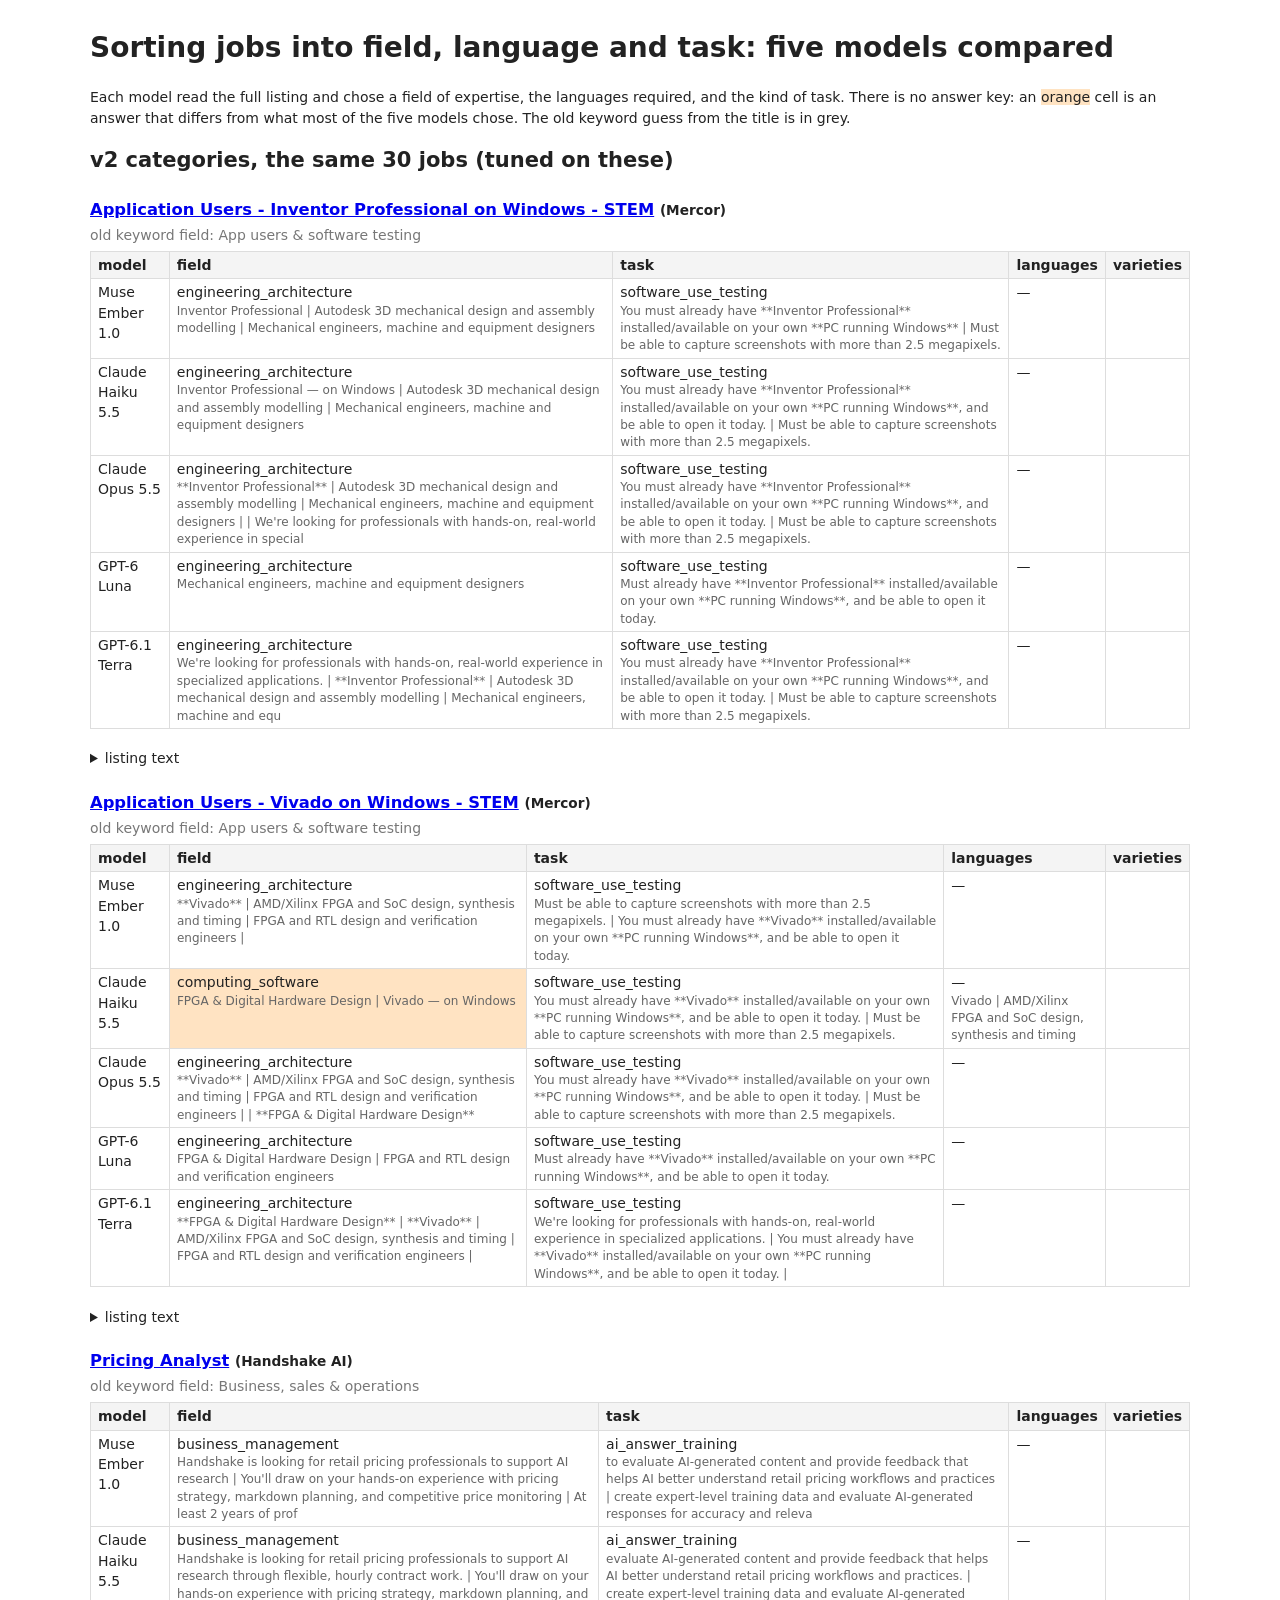
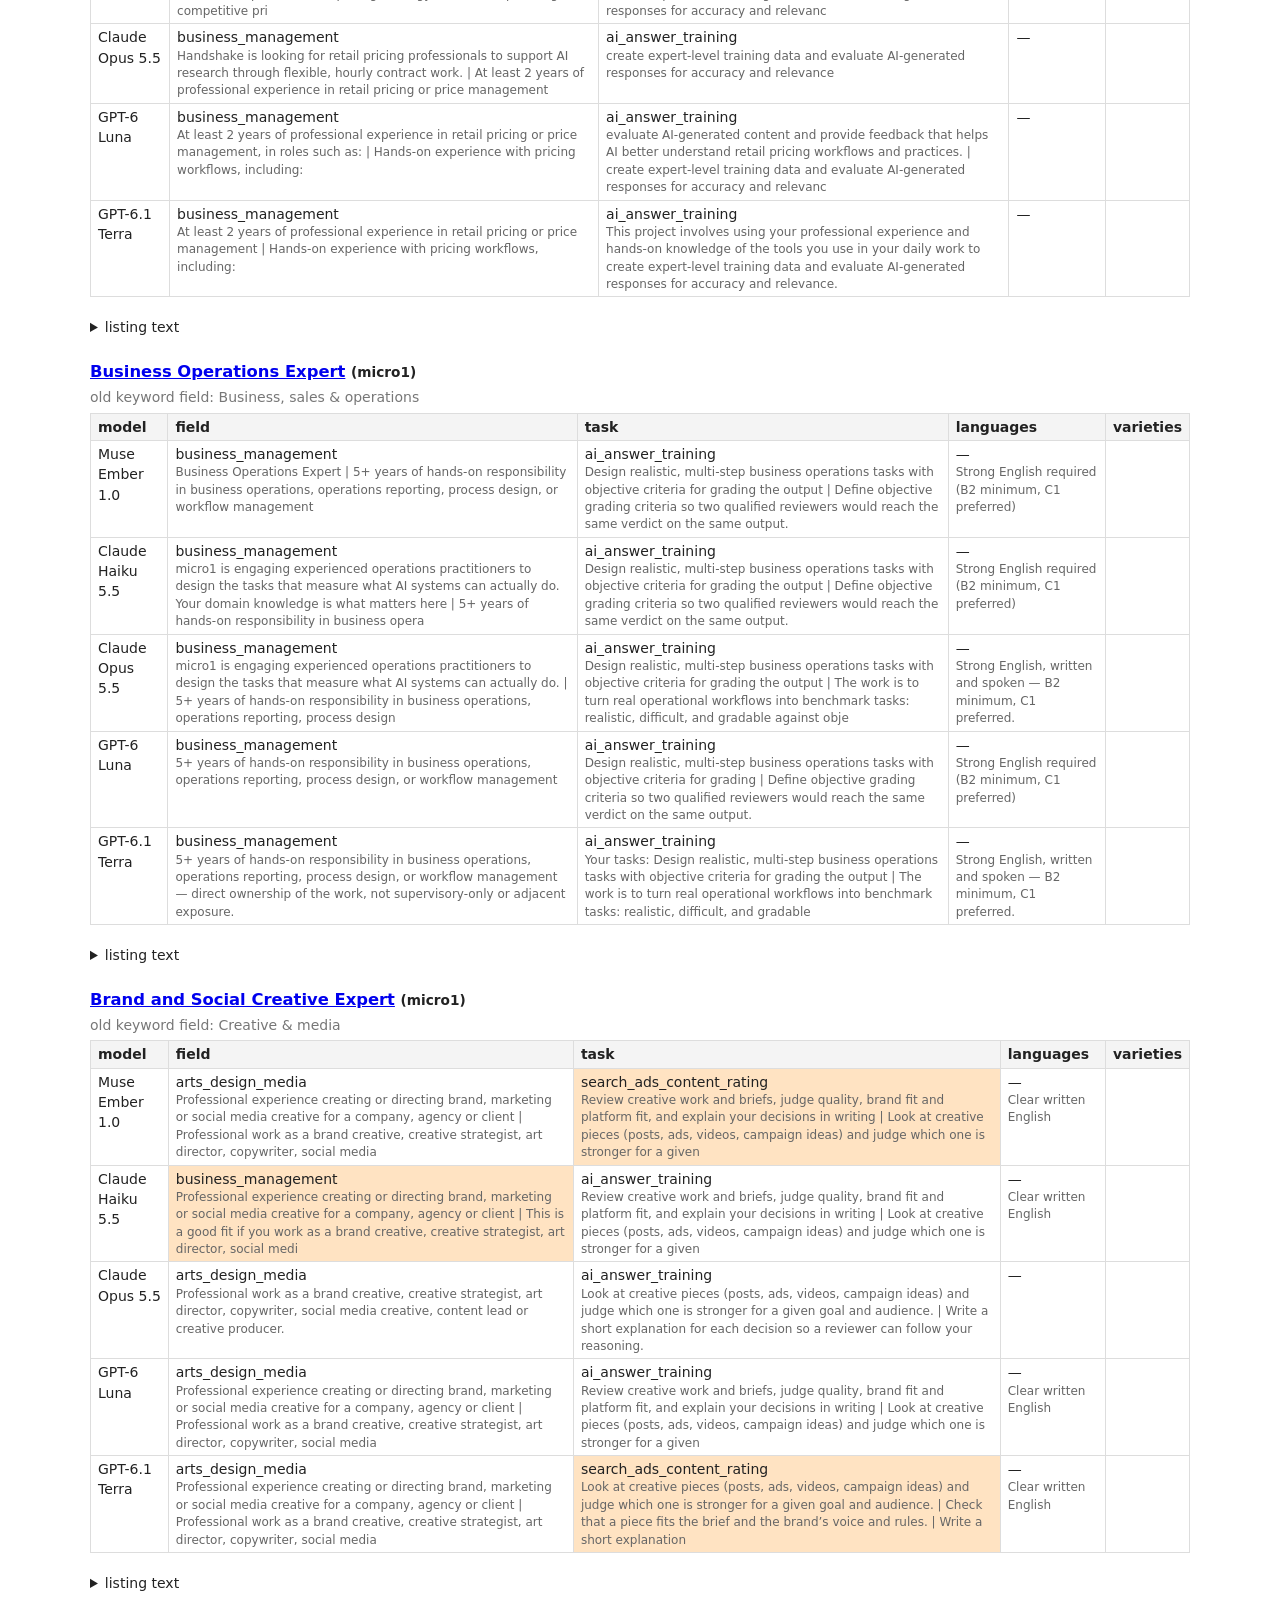
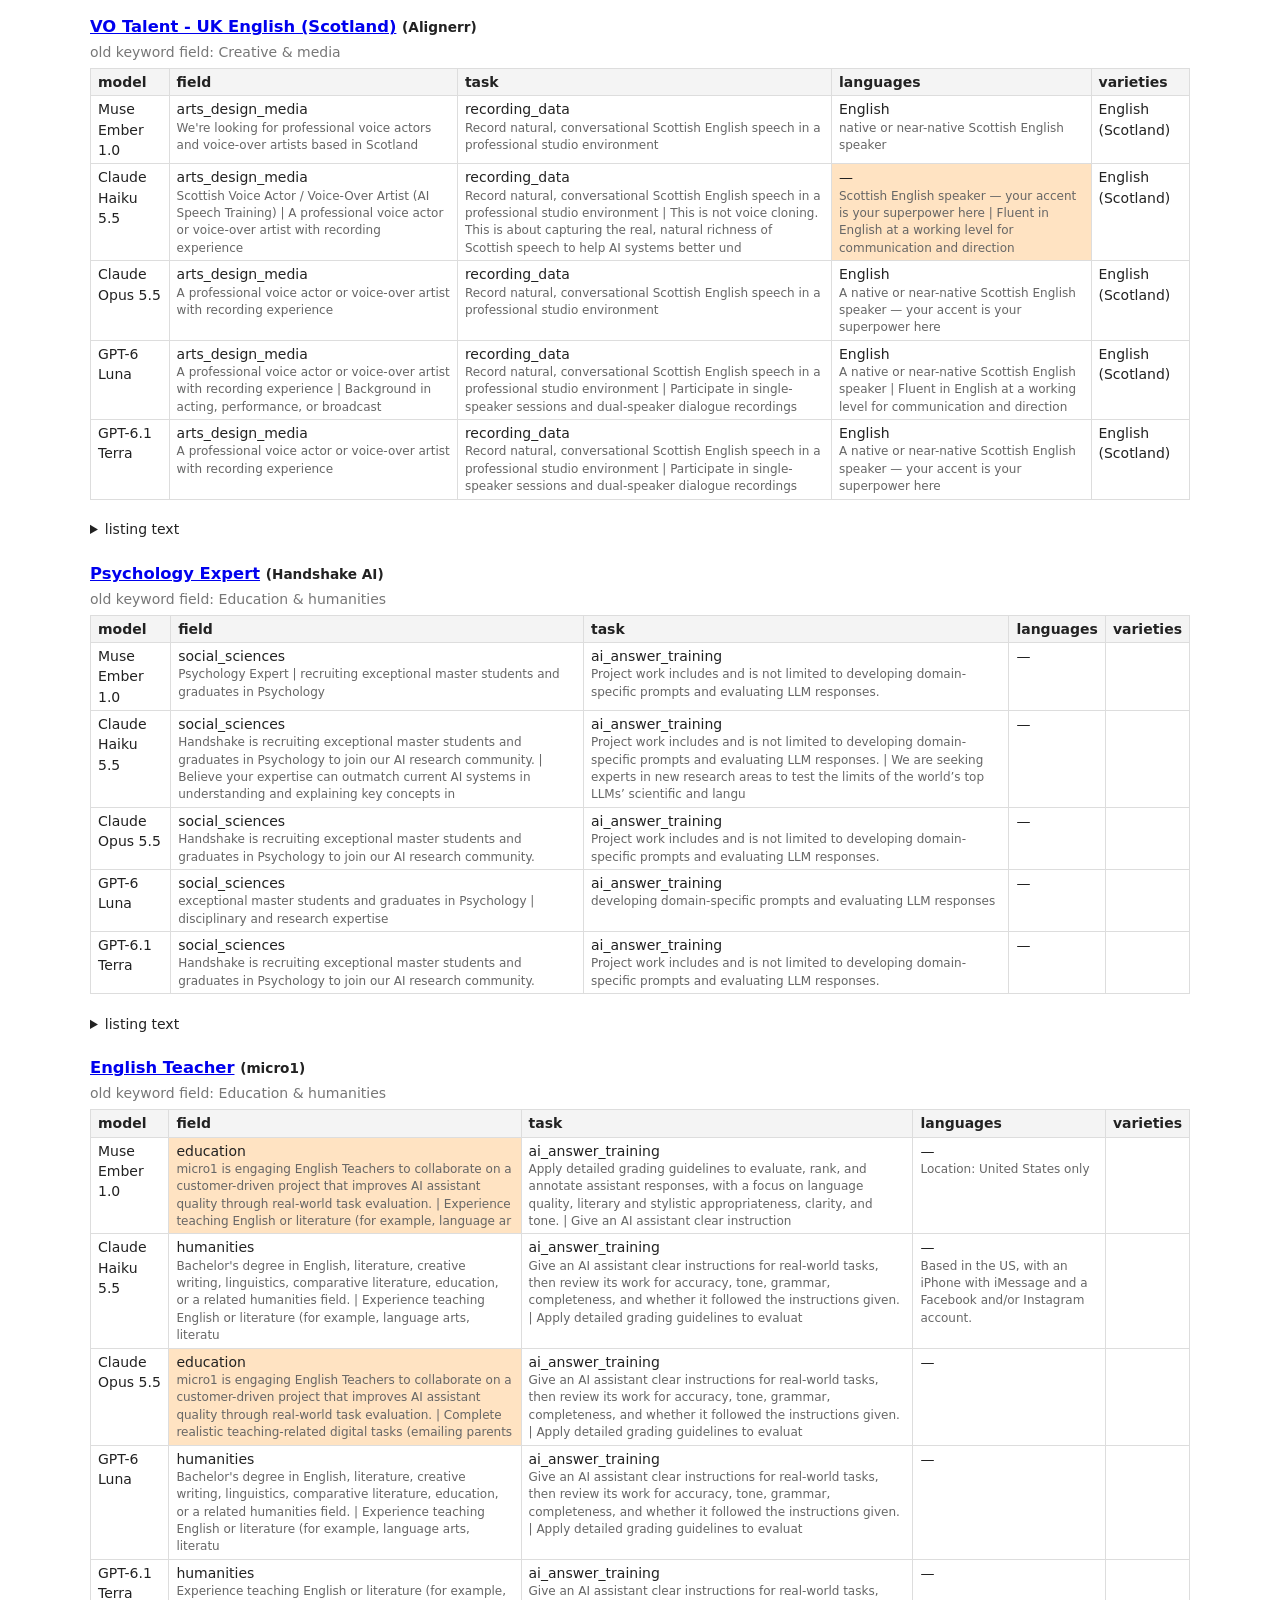
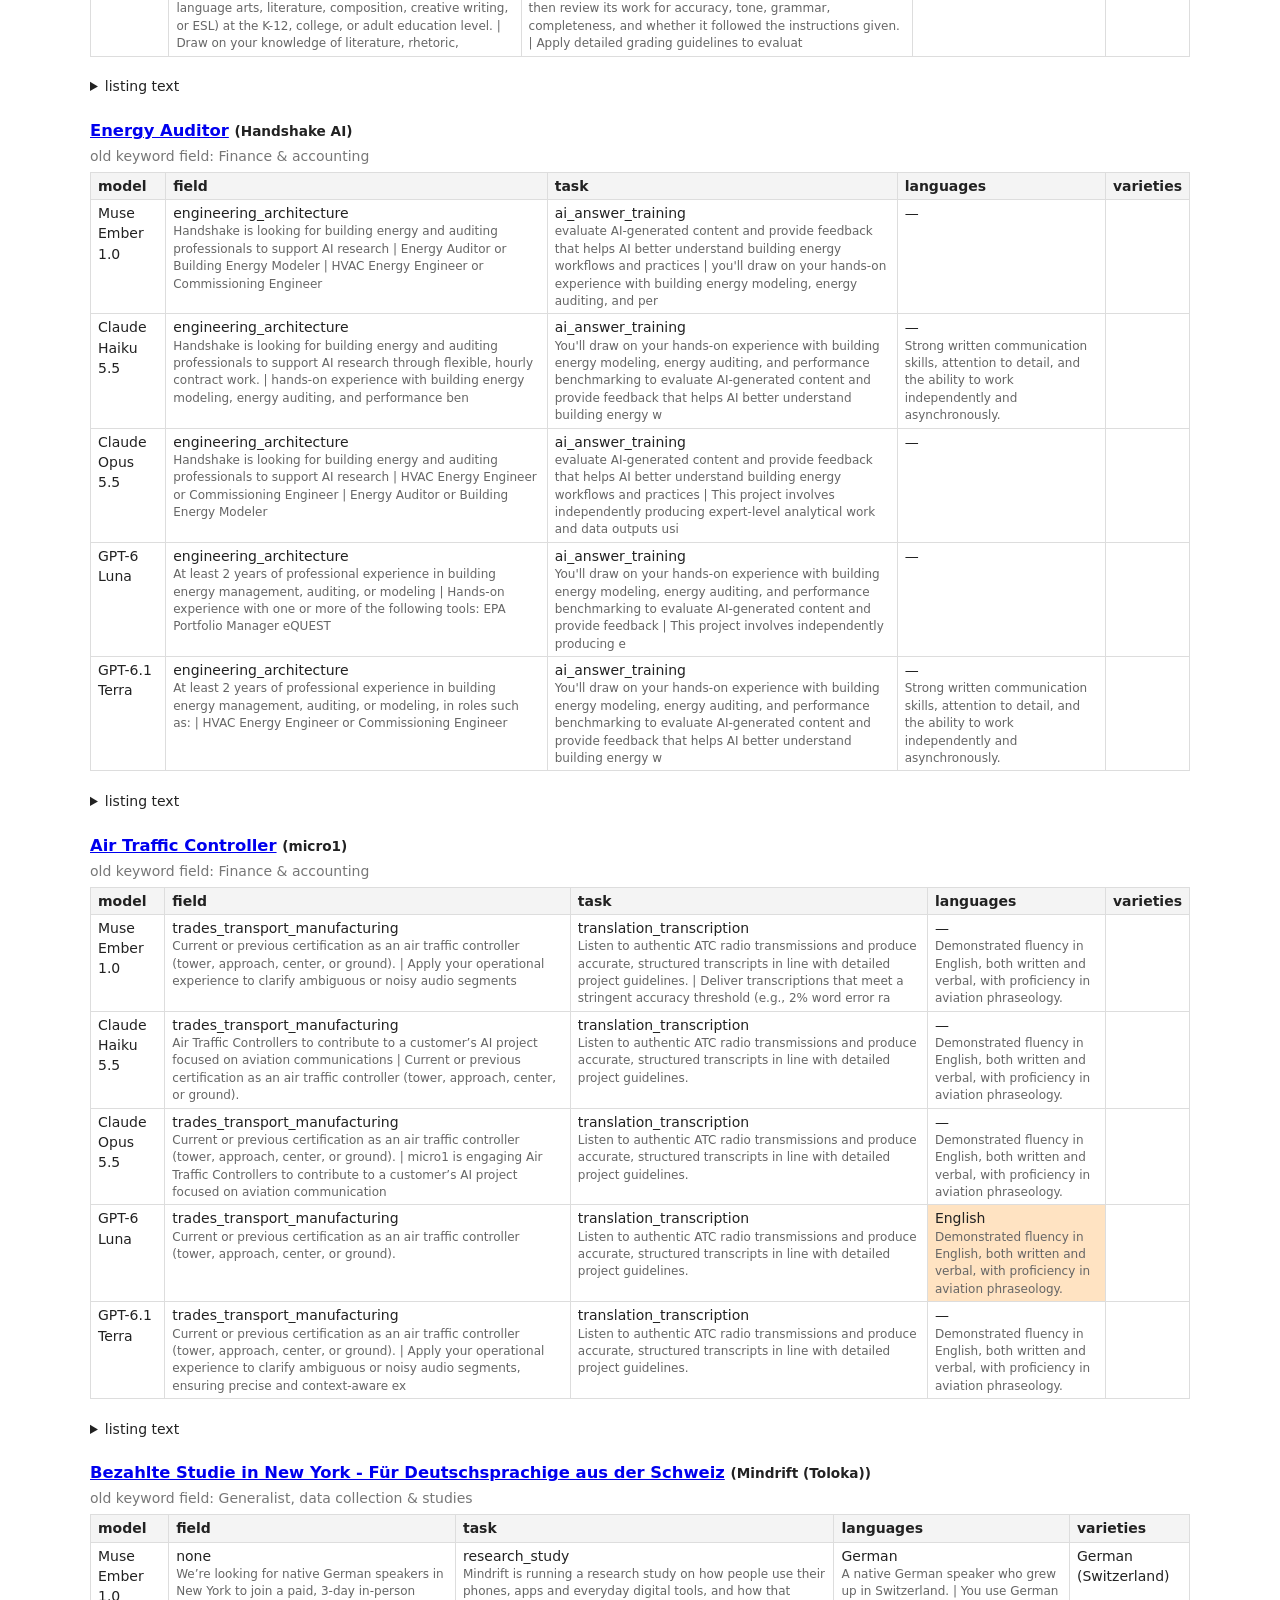
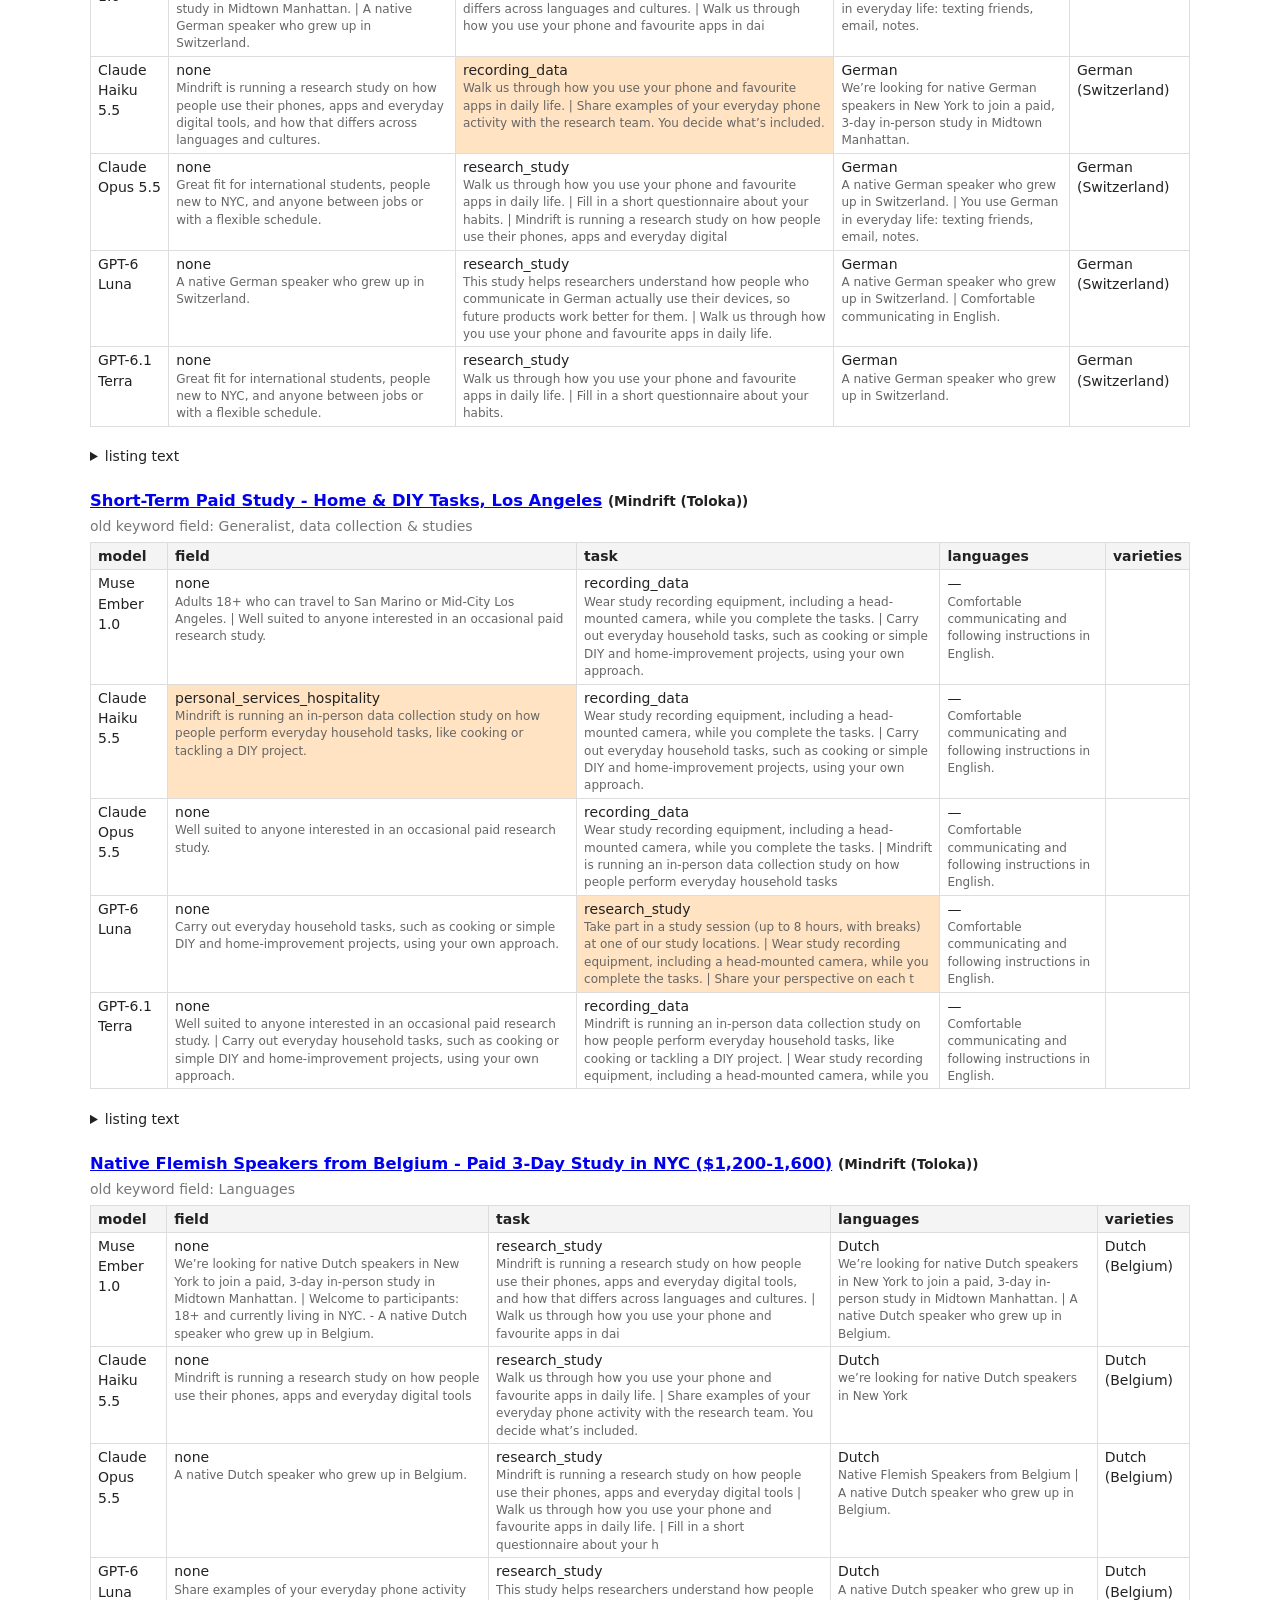
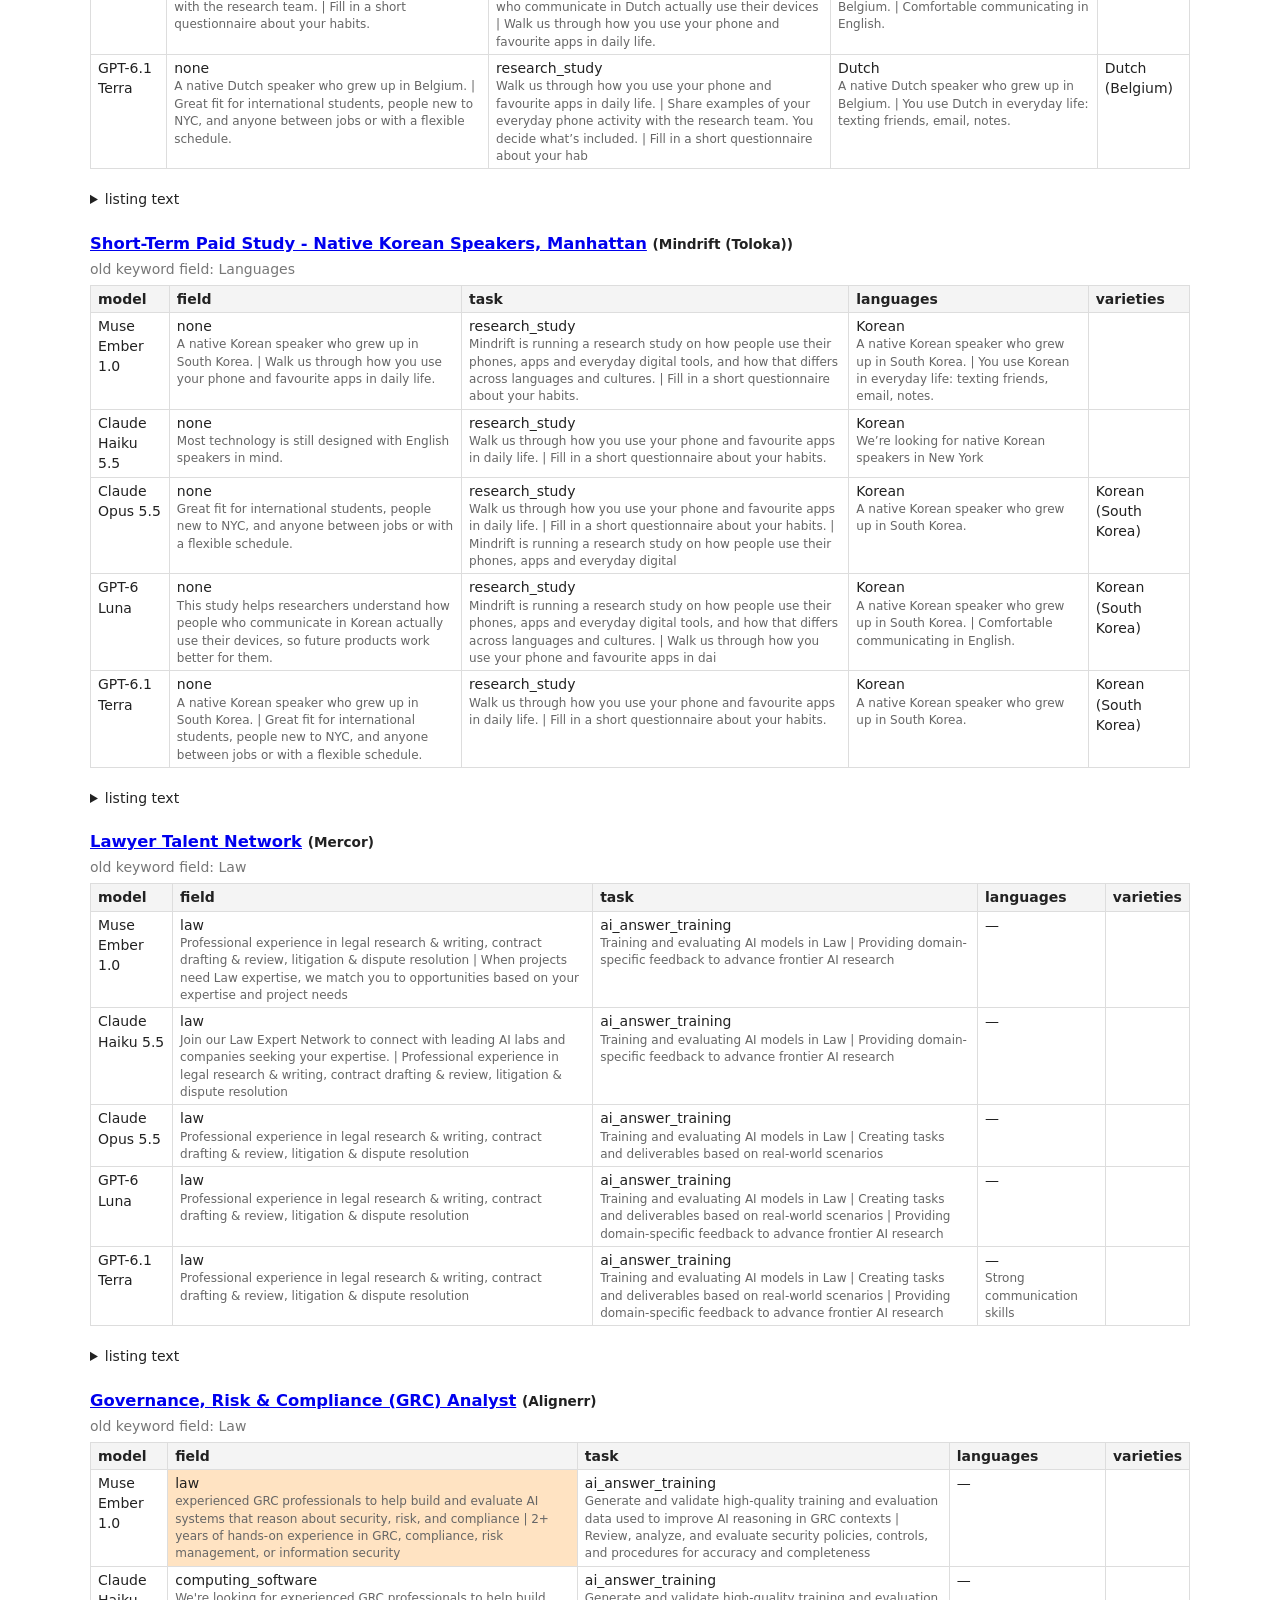
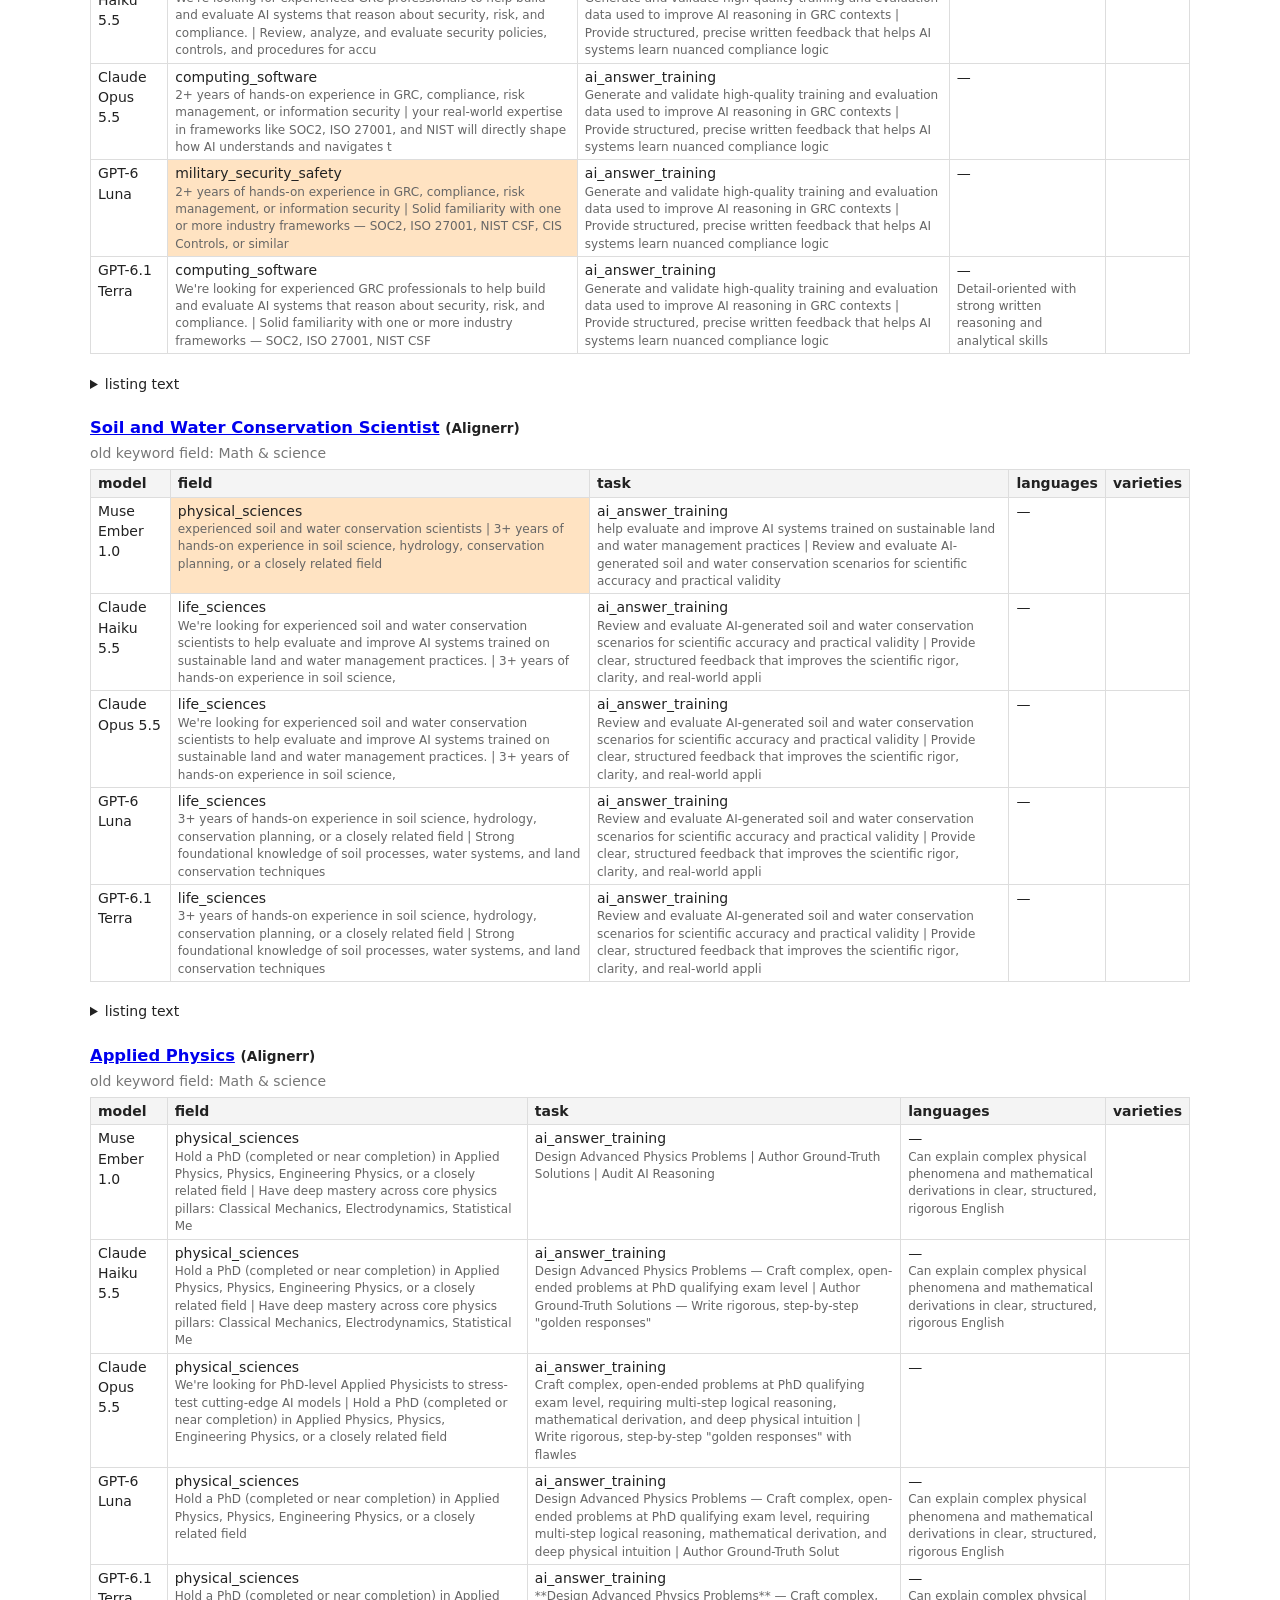
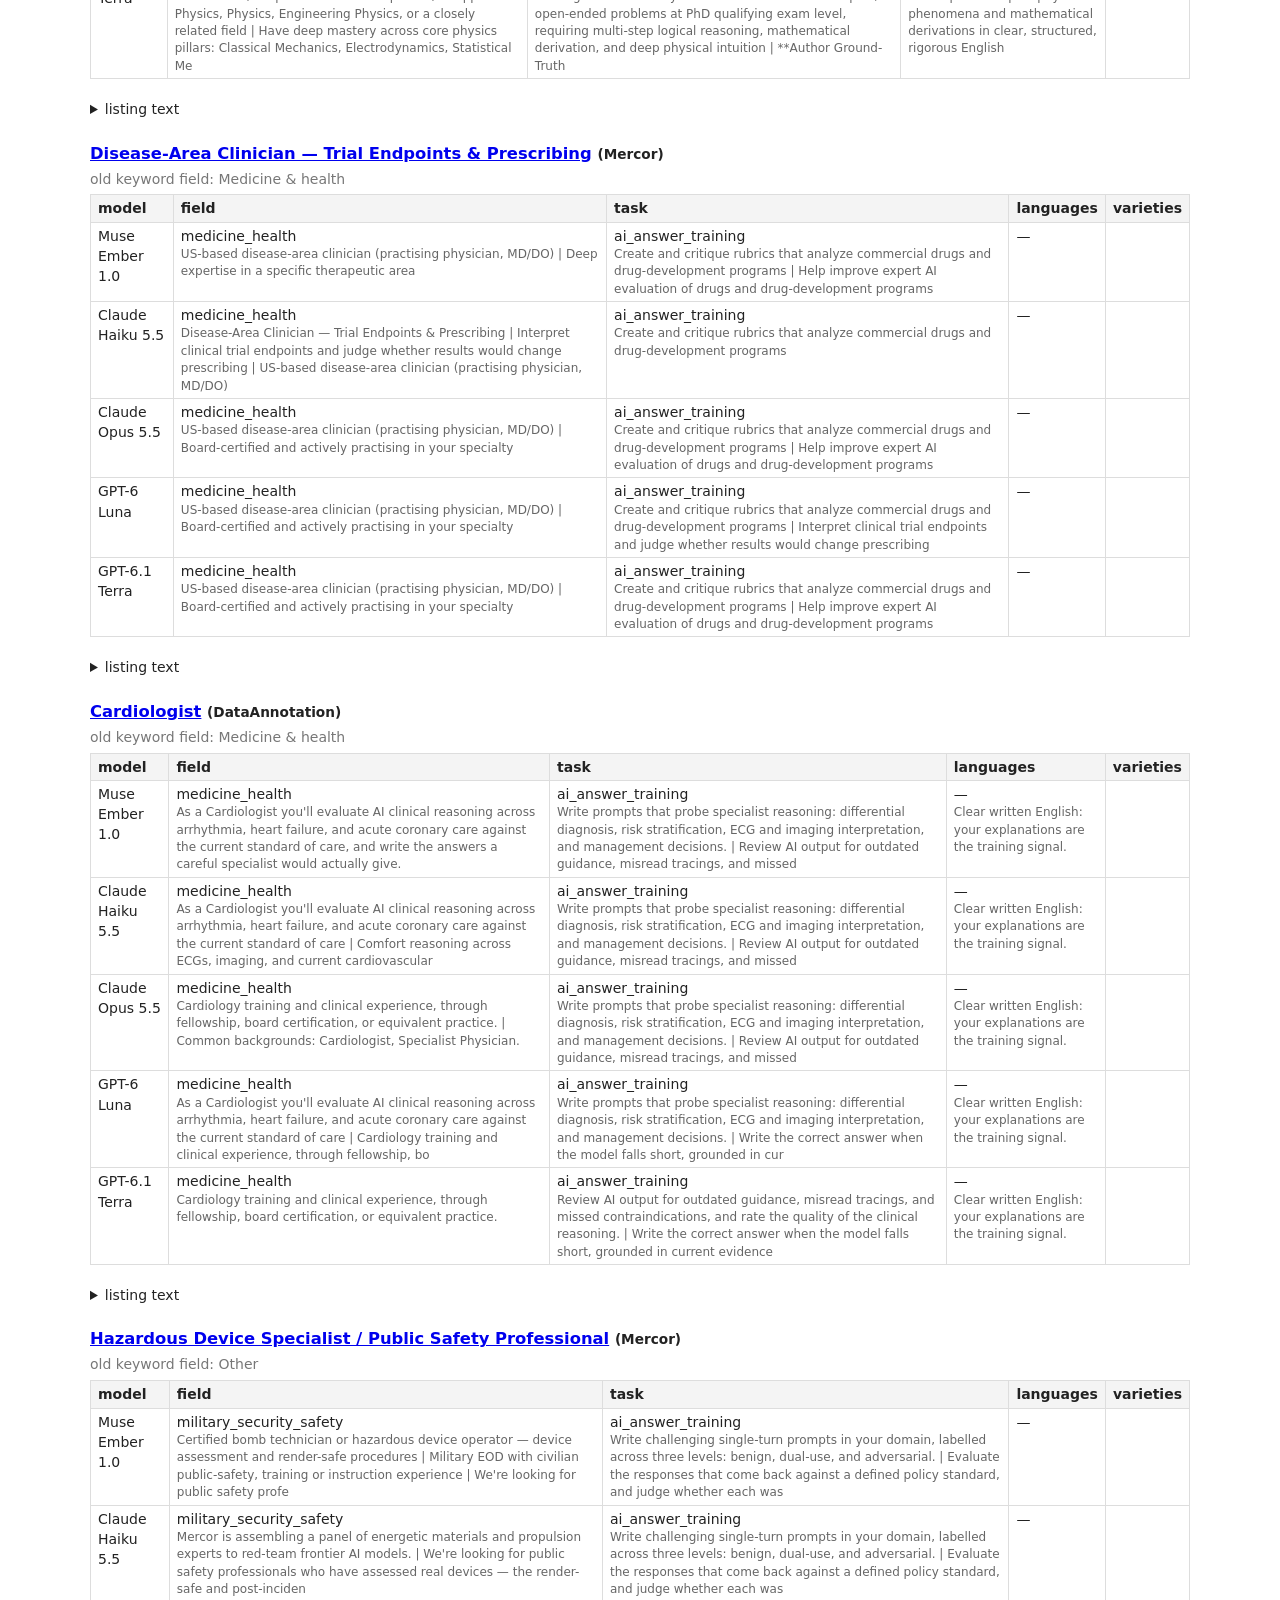
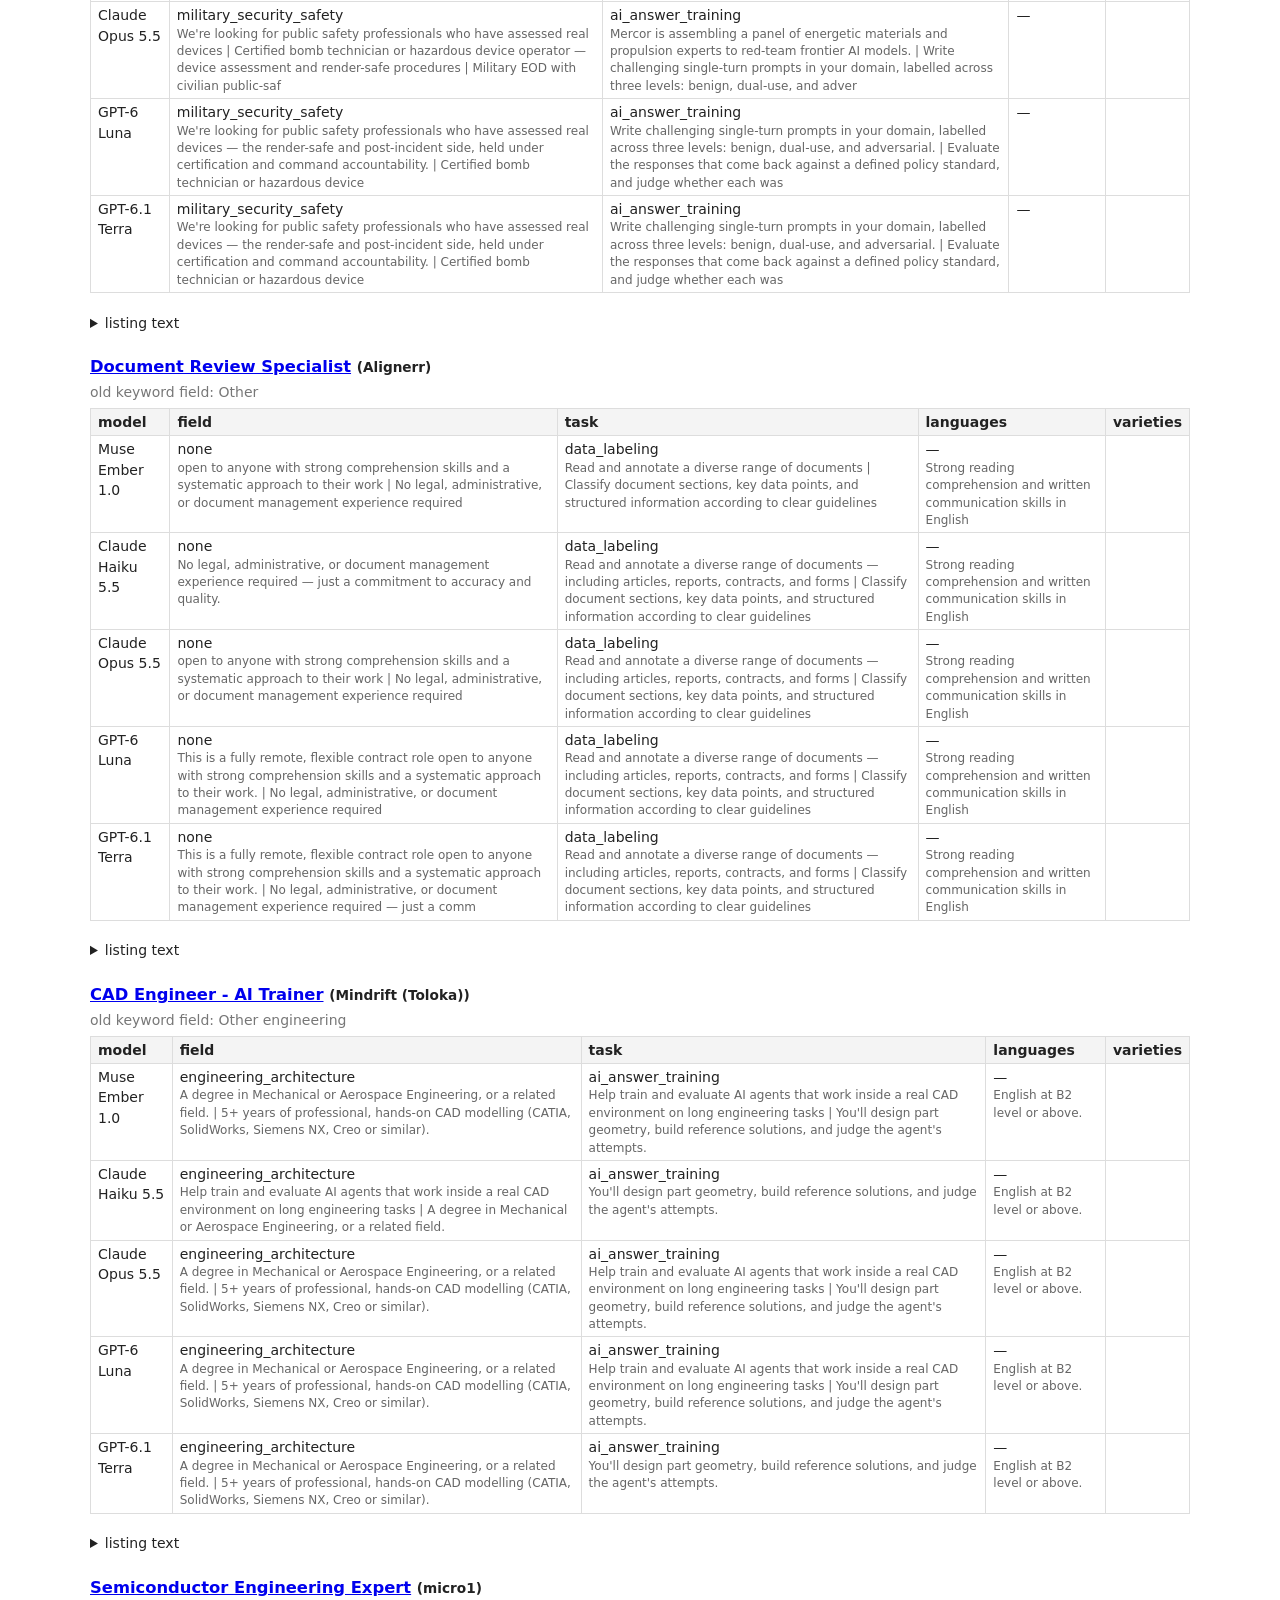
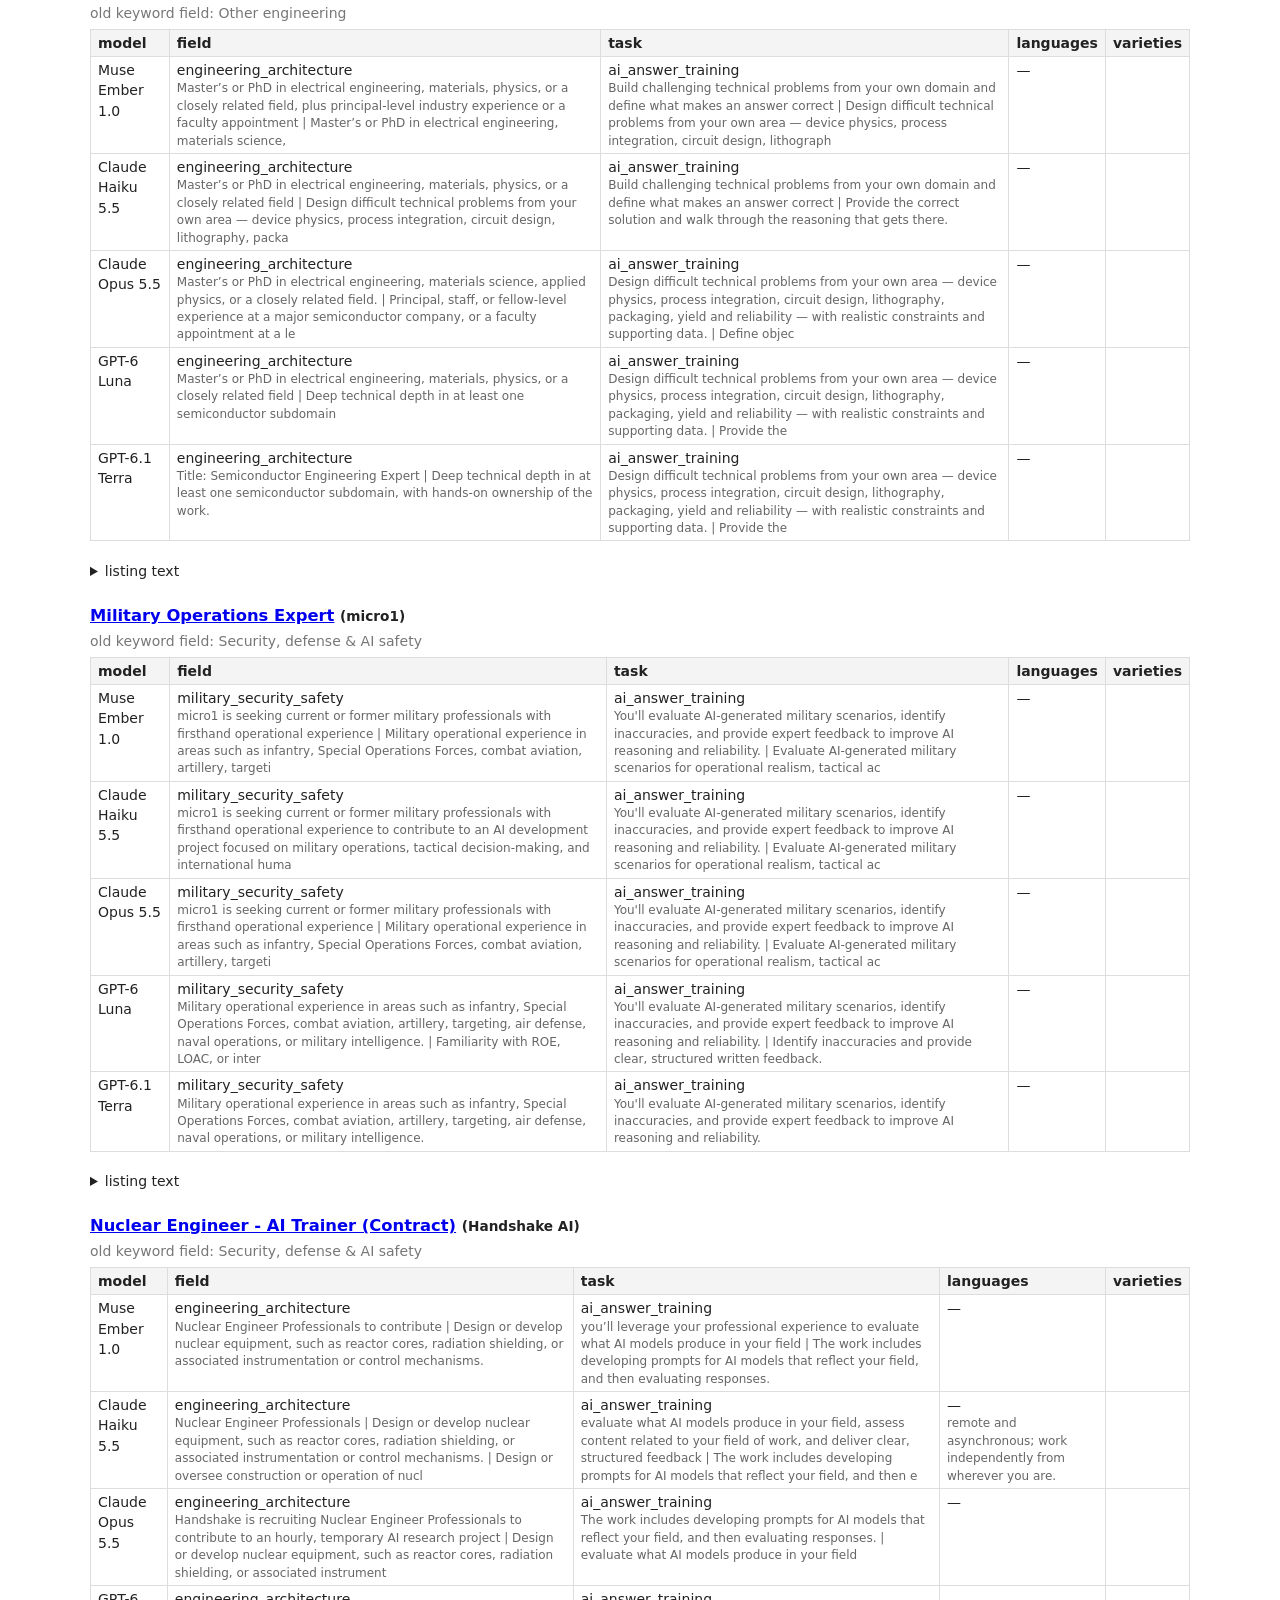
<file: experiments/categorize/report.html>
<!doctype html><meta charset=utf-8><title>Categorizing jobs: five models</title><style>
body{font:14px/1.45 system-ui,sans-serif;max-width:1100px;margin:2em auto;padding:0 1em;color:#222}
table{border-collapse:collapse;margin:.4em 0 1.4em}td,th{border:1px solid #ddd;padding:3px 7px;text-align:left;vertical-align:top}
th{background:#f4f4f4}.odd{background:#ffe3c2}.job{margin:1.6em 0}.old{color:#777}.ev{color:#666;font-size:12px}
h3{margin:.2em 0}details{margin:.3em 0}</style>
<h1>Sorting jobs into field, language and task: five models compared</h1>
<p>Each model read the full listing and chose a field of expertise, the languages required, and the kind of task. There is no answer key: an <span class=odd>orange</span> cell is an answer that differs from what most of the five models chose. The old keyword guess from the title is in grey.</p>
<h2>v2 categories, the same 30 jobs (tuned on these)</h2>
<div class=job><h3><a href='https://work.mercor.com/jobs/list_AAABoJgYdke25i__9elOAaFG/application-users-inventor-professional-on-windows-stem'>Application Users - Inventor Professional on Windows - STEM</a> <small>(Mercor)</small></h3><div class=old>old keyword field: App users &amp; software testing</div><table><tr><th>model<th>field<th>task<th>languages<th>varieties
<tr><td>Muse Ember 1.0<td>engineering_architecture<div class=ev>Inventor Professional | Autodesk 3D mechanical design and assembly modelling | Mechanical engineers, machine and equipment designers</div><td>software_use_testing<div class=ev>You must already have **Inventor Professional** installed/available on your own **PC running Windows** | Must be able to capture screenshots with more than 2.5 megapixels.</div><td>—<div class=ev></div><td>
<tr><td>Claude Haiku 5.5<td>engineering_architecture<div class=ev>Inventor Professional — on Windows | Autodesk 3D mechanical design and assembly modelling | Mechanical engineers, machine and equipment designers</div><td>software_use_testing<div class=ev>You must already have **Inventor Professional** installed/available on your own **PC running Windows**, and be able to open it today. | Must be able to capture screenshots with more than 2.5 megapixels.</div><td>—<div class=ev></div><td>
<tr><td>Claude Opus 5.5<td>engineering_architecture<div class=ev>**Inventor Professional** | Autodesk 3D mechanical design and assembly modelling | Mechanical engineers, machine and equipment designers | | We&#x27;re looking for professionals with hands-on, real-world experience in special</div><td>software_use_testing<div class=ev>You must already have **Inventor Professional** installed/available on your own **PC running Windows**, and be able to open it today. | Must be able to capture screenshots with more than 2.5 megapixels.</div><td>—<div class=ev></div><td>
<tr><td>GPT-6 Luna<td>engineering_architecture<div class=ev>Mechanical engineers, machine and equipment designers</div><td>software_use_testing<div class=ev>Must already have **Inventor Professional** installed/available on your own **PC running Windows**, and be able to open it today.</div><td>—<div class=ev></div><td>
<tr><td>GPT-6.1 Terra<td>engineering_architecture<div class=ev>We&#x27;re looking for professionals with hands-on, real-world experience in specialized applications. | **Inventor Professional** | Autodesk 3D mechanical design and assembly modelling | Mechanical engineers, machine and equ</div><td>software_use_testing<div class=ev>You must already have **Inventor Professional** installed/available on your own **PC running Windows**, and be able to open it today. | Must be able to capture screenshots with more than 2.5 megapixels.</div><td>—<div class=ev></div><td>
</table><details><summary>listing text</summary><pre style='white-space:pre-wrap'># **Overview**

We&#x27;re looking for professionals with hands-on, real-world experience in specialized applications.

## Application Expertise and Access

You must already have **Inventor Professional** installed/available on your own **PC running Windows**, and be able to open it today. **We do not provide software licenses, virtual machines, or hardware.**

**Mechanical &amp; Product Design**

\- Inventor Professional — on Windows

\---

### About These Applications

**Inventor Professional** | Autodesk 3D mechanical design and assembly modelling | Mechanical engineers, machine and equipment designers |

## **Technology Requirement**

Must be able to capture screenshots with more than 2.5 megapixels. Satisfy this in **either** of two ways.

**Option A — a single high monitor.** Any of these aspect ratios, at or above the resolution shown:

4:3 | 1826 × 1370 | 2048×1536

16:9 | 2109 × 1186 | 2560×1440 (QHD) · 3840×2160 (4K) · 5120×2880 (5K)

16:10 | 2000 × 1250 | 2240×1400 · 2560×1600 · 2880×1800

3:2 | 1937 × 1291 | 2160×1440 · 2256×1504 · 2736×1824 · 3000×2000

21:9 (ultrawide) | 2416 × 1036 | 2560×1080 · 3440×1440 · 3840×1600

MacBook Pro 14&quot; (3024×1964) and 16&quot; (3456×2234) built-in displays qualify.

**Option B — a dual-monitor setup.** Two displays side by side, captured as a single spanning image. Two 1920×1080+ monitors qualify. A single 1080p screen out of that pair does not.</pre></details></div>
<div class=job><h3><a href='https://work.mercor.com/jobs/list_AAABoJgqRhQMEa_UPABNQLNa/application-users-vivado-on-windows-stem'>Application Users - Vivado on Windows - STEM</a> <small>(Mercor)</small></h3><div class=old>old keyword field: App users &amp; software testing</div><table><tr><th>model<th>field<th>task<th>languages<th>varieties
<tr><td>Muse Ember 1.0<td>engineering_architecture<div class=ev>**Vivado** | AMD/Xilinx FPGA and SoC design, synthesis and timing | FPGA and RTL design and verification engineers |</div><td>software_use_testing<div class=ev>Must be able to capture screenshots with more than 2.5 megapixels. | You must already have **Vivado** installed/available on your own **PC running Windows**, and be able to open it today.</div><td>—<div class=ev></div><td>
<tr><td>Claude Haiku 5.5<td class=odd>computing_software<div class=ev>FPGA &amp; Digital Hardware Design | Vivado — on Windows</div><td>software_use_testing<div class=ev>You must already have **Vivado** installed/available on your own **PC running Windows**, and be able to open it today. | Must be able to capture screenshots with more than 2.5 megapixels.</div><td>—<div class=ev>Vivado | AMD/Xilinx FPGA and SoC design, synthesis and timing</div><td>
<tr><td>Claude Opus 5.5<td>engineering_architecture<div class=ev>**Vivado** | AMD/Xilinx FPGA and SoC design, synthesis and timing | FPGA and RTL design and verification engineers | | **FPGA &amp; Digital Hardware Design**</div><td>software_use_testing<div class=ev>You must already have **Vivado** installed/available on your own **PC running Windows**, and be able to open it today. | Must be able to capture screenshots with more than 2.5 megapixels.</div><td>—<div class=ev></div><td>
<tr><td>GPT-6 Luna<td>engineering_architecture<div class=ev>FPGA &amp; Digital Hardware Design | FPGA and RTL design and verification engineers</div><td>software_use_testing<div class=ev>Must already have **Vivado** installed/available on your own **PC running Windows**, and be able to open it today.</div><td>—<div class=ev></div><td>
<tr><td>GPT-6.1 Terra<td>engineering_architecture<div class=ev>**FPGA &amp; Digital Hardware Design** | **Vivado** | AMD/Xilinx FPGA and SoC design, synthesis and timing | FPGA and RTL design and verification engineers |</div><td>software_use_testing<div class=ev>We&#x27;re looking for professionals with hands-on, real-world experience in specialized applications. | You must already have **Vivado** installed/available on your own **PC running Windows**, and be able to open it today. |</div><td>—<div class=ev></div><td>
</table><details><summary>listing text</summary><pre style='white-space:pre-wrap'># **Overview**

We&#x27;re looking for professionals with hands-on, real-world experience in specialized applications.

## Application Expertise and Access

You must already have **Vivado** installed/available on your own **PC running Windows**, and be able to open it today. **We do not provide software licenses, virtual machines, or hardware.**

**FPGA &amp; Digital Hardware Design**

\- Vivado — on Windows

\---

### About These Applications

**Vivado** | AMD/Xilinx FPGA and SoC design, synthesis and timing | FPGA and RTL design and verification engineers |

## **Technology Requirement**

Must be able to capture screenshots with more than 2.5 megapixels. Satisfy this in **either** of two ways.

**Option A — a single high monitor.** Any of these aspect ratios, at or above the resolution shown:

4:3 | 1826 × 1370 | 2048×1536

16:9 | 2109 × 1186 | 2560×1440 (QHD) · 3840×2160 (4K) · 5120×2880 (5K)

16:10 | 2000 × 1250 | 2240×1400 · 2560×1600 · 2880×1800

3:2 | 1937 × 1291 | 2160×1440 · 2256×1504 · 2736×1824 · 3000×2000

21:9 (ultrawide) | 2416 × 1036 | 2560×1080 · 3440×1440 · 3840×1600

MacBook Pro 14&quot; (3024×1964) and 16&quot; (3456×2234) built-in displays qualify.

**Option B — a dual-monitor setup.** Two displays side by side, captured as a single spanning image. Two 1920×1080+ monitors qualify. A single 1080p screen out of that pair does not.</pre></details></div>
<div class=job><h3><a href='https://joinhandshake.com/ai/opportunities/pricing-analyst/'>Pricing Analyst</a> <small>(Handshake AI)</small></h3><div class=old>old keyword field: Business, sales &amp; operations</div><table><tr><th>model<th>field<th>task<th>languages<th>varieties
<tr><td>Muse Ember 1.0<td>business_management<div class=ev>Handshake is looking for retail pricing professionals to support AI research | You&#x27;ll draw on your hands-on experience with pricing strategy, markdown planning, and competitive price monitoring | At least 2 years of prof</div><td>ai_answer_training<div class=ev>to evaluate AI-generated content and provide feedback that helps AI better understand retail pricing workflows and practices | create expert-level training data and evaluate AI-generated responses for accuracy and releva</div><td>—<div class=ev></div><td>
<tr><td>Claude Haiku 5.5<td>business_management<div class=ev>Handshake is looking for retail pricing professionals to support AI research through flexible, hourly contract work. | You&#x27;ll draw on your hands-on experience with pricing strategy, markdown planning, and competitive pri</div><td>ai_answer_training<div class=ev>evaluate AI-generated content and provide feedback that helps AI better understand retail pricing workflows and practices. | create expert-level training data and evaluate AI-generated responses for accuracy and relevanc</div><td>—<div class=ev></div><td>
<tr><td>Claude Opus 5.5<td>business_management<div class=ev>Handshake is looking for retail pricing professionals to support AI research through flexible, hourly contract work. | At least 2 years of professional experience in retail pricing or price management</div><td>ai_answer_training<div class=ev>create expert-level training data and evaluate AI-generated responses for accuracy and relevance</div><td>—<div class=ev></div><td>
<tr><td>GPT-6 Luna<td>business_management<div class=ev>At least 2 years of professional experience in retail pricing or price management, in roles such as: | Hands-on experience with pricing workflows, including:</div><td>ai_answer_training<div class=ev>evaluate AI-generated content and provide feedback that helps AI better understand retail pricing workflows and practices. | create expert-level training data and evaluate AI-generated responses for accuracy and relevanc</div><td>—<div class=ev></div><td>
<tr><td>GPT-6.1 Terra<td>business_management<div class=ev>At least 2 years of professional experience in retail pricing or price management | Hands-on experience with pricing workflows, including:</div><td>ai_answer_training<div class=ev>This project involves using your professional experience and hands-on knowledge of the tools you use in your daily work to create expert-level training data and evaluate AI-generated responses for accuracy and relevance.</div><td>—<div class=ev></div><td>
</table><details><summary>listing text</summary><pre style='white-space:pre-wrap'># Pricing Analyst
Apply now
Up to $80/hr
Depending on the project
Associate&#x27;s
,
Bachelor&#x27;s
,
Master&#x27;s
,
Ph.D&#x27;s
,
Postdocs
Remote
Part-time
Flexible hours
OPT/CPT Eligible
About
Handshake AI
About
Handshake AI
Overview
Handshake is looking for retail pricing professionals to support AI research through flexible, hourly contract work. This is not a traditional job. You&#x27;ll draw on your hands-on experience with pricing strategy, markdown planning, and competitive price monitoring to evaluate AI-generated content and provide feedback that helps AI better understand retail pricing workflows and practices.
This is an ongoing, project-based opportunity that can be done alongside research, teaching, postdoctoral work, or industry employment.
Details
This project involves using your professional experience and hands-on knowledge of the tools you use in your daily work to create expert-level training data and evaluate AI-generated responses for accuracy and relevance. No prior AI experience required.
Fully remote with a flexible, asynchronous schedule and no minimum hour requirement; most contributors work approximately 5–20 hours per week when participating in an active project.
Placement depends on current project needs, with opportunities to be considered for future projects as they become available.
Qualifications
At least 2 years of professional experience in retail pricing or price management, in roles such as:
Pricing Analyst or Senior Pricing Manager
Or equivalent roles in the retail industry
Hands-on experience with pricing workflows, including:
Tariff pricing and competitive price monitoring
Markdown optimization strategies
Strong written communication skills, attention to detail, and the ability to work independently and asynchronously with AI research teams.
Work authorization information
F-1 students who are eligible for CPT or OPT may be eligible for projects on Handshake AI. Work with your Designated School Official to determine your eligibility. If your school requires a CPT course, Handshake AI may not meet your school’s requirements. STEM OPT is not supported. See our Help Center article for more information on what types of work authorizations are supported on Handshake AI.</pre></details></div>
<div class=job><h3><a href='https://jobs.micro1.ai/post/f59ff23d-1cad-470e-8e7c-113f2a3c63e7'>Business Operations Expert</a> <small>(micro1)</small></h3><div class=old>old keyword field: Business, sales &amp; operations</div><table><tr><th>model<th>field<th>task<th>languages<th>varieties
<tr><td>Muse Ember 1.0<td>business_management<div class=ev>Business Operations Expert | 5+ years of hands-on responsibility in business operations, operations reporting, process design, or workflow management</div><td>ai_answer_training<div class=ev>Design realistic, multi-step business operations tasks with objective criteria for grading the output | Define objective grading criteria so two qualified reviewers would reach the same verdict on the same output.</div><td>—<div class=ev>Strong English required (B2 minimum, C1 preferred)</div><td>
<tr><td>Claude Haiku 5.5<td>business_management<div class=ev>micro1 is engaging experienced operations practitioners to design the tasks that measure what AI systems can actually do. Your domain knowledge is what matters here | 5+ years of hands-on responsibility in business opera</div><td>ai_answer_training<div class=ev>Design realistic, multi-step business operations tasks with objective criteria for grading the output | Define objective grading criteria so two qualified reviewers would reach the same verdict on the same output.</div><td>—<div class=ev>Strong English required (B2 minimum, C1 preferred)</div><td>
<tr><td>Claude Opus 5.5<td>business_management<div class=ev>micro1 is engaging experienced operations practitioners to design the tasks that measure what AI systems can actually do. | 5+ years of hands-on responsibility in business operations, operations reporting, process design</div><td>ai_answer_training<div class=ev>Design realistic, multi-step business operations tasks with objective criteria for grading the output | The work is to turn real operational workflows into benchmark tasks: realistic, difficult, and gradable against obje</div><td>—<div class=ev>Strong English, written and spoken — B2 minimum, C1 preferred.</div><td>
<tr><td>GPT-6 Luna<td>business_management<div class=ev>5+ years of hands-on responsibility in business operations, operations reporting, process design, or workflow management</div><td>ai_answer_training<div class=ev>Design realistic, multi-step business operations tasks with objective criteria for grading | Define objective grading criteria so two qualified reviewers would reach the same verdict on the same output.</div><td>—<div class=ev>Strong English required (B2 minimum, C1 preferred)</div><td>
<tr><td>GPT-6.1 Terra<td>business_management<div class=ev>5+ years of hands-on responsibility in business operations, operations reporting, process design, or workflow management — direct ownership of the work, not supervisory-only or adjacent exposure.</div><td>ai_answer_training<div class=ev>Your tasks: Design realistic, multi-step business operations tasks with objective criteria for grading the output | The work is to turn real operational workflows into benchmark tasks: realistic, difficult, and gradable </div><td>—<div class=ev>Strong English, written and spoken — B2 minimum, C1 preferred.</div><td>
</table><details><summary>listing text</summary><pre style='white-space:pre-wrap'>Role Title: Business Operations Expert

Role Type: Contractor

Location: Remote, global

### Opportunity Snapshot

Pay: Up to $90/hour equivalent

Time per task: ~10 hours per task

Location: Fully remote — no geographic restrictions. Strong English required (B2 minimum, C1 preferred)

Next step: Complete the role-specific AI interview — it’s how your expertise gets in front of the client

Your tasks: Design realistic, multi-step business operations tasks with objective criteria for grading the output

micro1 is engaging experienced operations practitioners to design the tasks that measure what AI systems can actually do. Your domain knowledge is what matters here — no prior AI experience required.

The work is to turn real operational workflows into benchmark tasks: realistic, difficult, and gradable against objective criteria. If you’ve written an SOP, built a QA checklist, or trained a team against a standard, that’s the instinct this needs.

Scope of Work

- Design multi-step tasks drawn from real operations work — reporting, process design, workflow management — with realistic reference files and clear instructions.

- Define objective grading criteria so two qualified reviewers would reach the same verdict on the same output.

- Build tasks that require judgment rather than lookup: ones where the right answer depends on reading the materials correctly.

- Create or source the supporting materials each task needs: spreadsheets, system exports, process documentation, operational reports.

- Flag tasks that turn out to be ambiguous or ungradable instead of submitting them anyway.

- Deliver approved tasks on schedule and at the required quality level.

Preferred Qualifications

- 5+ years of hands-on responsibility in business operations, operations reporting, process design, or workflow management — direct ownership of the work, not supervisory-only or adjacent exposure.

- Experience creating or applying structured standards: SOPs, QA checklists, process documentation, service level definitions, or training assessments.

- Strong Excel capability and comfort reasoning across multiple documents at once.

- Strong English, written and spoken — B2 minimum, C1 preferred.

- AI or LLM evaluation experience is a plus, but not required.

How the selection process works

- Apply and complete the screening questions

- Complete the AI interview for this role.

- Onboarding — our Talent Ops team will get you set up</pre></details></div>
<div class=job><h3><a href='https://jobs.micro1.ai/post/b0604cc5-9d49-4d74-b579-fe7f38fd5fd5'>Brand and Social Creative Expert</a> <small>(micro1)</small></h3><div class=old>old keyword field: Creative &amp; media</div><table><tr><th>model<th>field<th>task<th>languages<th>varieties
<tr><td>Muse Ember 1.0<td>arts_design_media<div class=ev>Professional experience creating or directing brand, marketing or social media creative for a company, agency or client | Professional work as a brand creative, creative strategist, art director, copywriter, social media</div><td class=odd>search_ads_content_rating<div class=ev>Review creative work and briefs, judge quality, brand fit and platform fit, and explain your decisions in writing | Look at creative pieces (posts, ads, videos, campaign ideas) and judge which one is stronger for a given</div><td>—<div class=ev>Clear written English</div><td>
<tr><td>Claude Haiku 5.5<td class=odd>business_management<div class=ev>Professional experience creating or directing brand, marketing or social media creative for a company, agency or client | This is a good fit if you work as a brand creative, creative strategist, art director, social medi</div><td>ai_answer_training<div class=ev>Review creative work and briefs, judge quality, brand fit and platform fit, and explain your decisions in writing | Look at creative pieces (posts, ads, videos, campaign ideas) and judge which one is stronger for a given</div><td>—<div class=ev>Clear written English</div><td>
<tr><td>Claude Opus 5.5<td>arts_design_media<div class=ev>Professional work as a brand creative, creative strategist, art director, copywriter, social media creative, content lead or creative producer.</div><td>ai_answer_training<div class=ev>Look at creative pieces (posts, ads, videos, campaign ideas) and judge which one is stronger for a given goal and audience. | Write a short explanation for each decision so a reviewer can follow your reasoning.</div><td>—<div class=ev></div><td>
<tr><td>GPT-6 Luna<td>arts_design_media<div class=ev>Professional experience creating or directing brand, marketing or social media creative for a company, agency or client | Professional work as a brand creative, creative strategist, art director, copywriter, social media</div><td>ai_answer_training<div class=ev>Review creative work and briefs, judge quality, brand fit and platform fit, and explain your decisions in writing | Look at creative pieces (posts, ads, videos, campaign ideas) and judge which one is stronger for a given</div><td>—<div class=ev>Clear written English</div><td>
<tr><td>GPT-6.1 Terra<td>arts_design_media<div class=ev>Professional experience creating or directing brand, marketing or social media creative for a company, agency or client | Professional work as a brand creative, creative strategist, art director, copywriter, social media</div><td class=odd>search_ads_content_rating<div class=ev>Look at creative pieces (posts, ads, videos, campaign ideas) and judge which one is stronger for a given goal and audience. | Check that a piece fits the brief and the brand’s voice and rules. | Write a short explanation</div><td>—<div class=ev>Clear written English</div><td>
</table><details><summary>listing text</summary><pre style='white-space:pre-wrap'>Role Title: Brand and Social Creative Expert

Role Type: Contractor

Location: Remote

###

Opportunity Snapshot

Pay: $55 to $100 per hour

Location: Fully remote, worldwide

You’ll need: Professional experience creating or directing brand, marketing or social media creative for a company, agency or client

Your tasks: Review creative work and briefs, judge quality, brand fit and platform fit, and explain your decisions in writing

You’ll review marketing and social media creative work and judge it: what is working, what isn’t, and why. This is a good fit if you work as a brand creative, creative strategist, art director, social media creative or content lead and make decisions about what gets published.

### Scope of Work

- Look at creative pieces (posts, ads, videos, campaign ideas) and judge which one is stronger for a given goal and audience.

- Check that a piece fits the brief and the brand’s voice and rules.

- Judge if a piece fits the platform where it will run.

- Flag claims, disclosures, rights or policy problems.

- Write a short explanation for each decision so a reviewer can follow your reasoning.

### What we’re looking for

- Professional work as a brand creative, creative strategist, art director, copywriter, social media creative, content lead or creative producer.

- Experience with real campaigns: briefs, approvals, publishing and results.

- Familiarity with how at least two major platforms work (for example Instagram, TikTok, YouTube, LinkedIn or paid social).

- Comfort explaining why one piece works and another doesn’t.

- Clear written English

### How the selection process works

- Apply with your resume and a short profile.

- Complete the curation interview. It is a short conversation about your experience with exhibitions, collections and attribution. You don’t need to prepare, look at anything or write anything. Finishing it is what moves your application forward.

- Review. We check your experience against what the project needs.

- Onboarding and first task. If selected, you get the guidelines and start with an initial task, which is reviewed before you continue.</pre></details></div>
<div class=job><h3><a href='https://www.alignerr.com/jobs/2994f6ec-142a-4ef7-bc7a-14da6cb7bdf2'>VO Talent - UK English (Scotland)</a> <small>(Alignerr)</small></h3><div class=old>old keyword field: Creative &amp; media</div><table><tr><th>model<th>field<th>task<th>languages<th>varieties
<tr><td>Muse Ember 1.0<td>arts_design_media<div class=ev>We&#x27;re looking for professional voice actors and voice-over artists based in Scotland</div><td>recording_data<div class=ev>Record natural, conversational Scottish English speech in a professional studio environment</div><td>English<div class=ev>native or near-native Scottish English speaker</div><td>English (Scotland)
<tr><td>Claude Haiku 5.5<td>arts_design_media<div class=ev>Scottish Voice Actor / Voice-Over Artist (AI Speech Training) | A professional voice actor or voice-over artist with recording experience</div><td>recording_data<div class=ev>Record natural, conversational Scottish English speech in a professional studio environment | This is not voice cloning. This is about capturing the real, natural richness of Scottish speech to help AI systems better und</div><td class=odd>—<div class=ev>Scottish English speaker — your accent is your superpower here | Fluent in English at a working level for communication and direction</div><td>English (Scotland)
<tr><td>Claude Opus 5.5<td>arts_design_media<div class=ev>A professional voice actor or voice-over artist with recording experience</div><td>recording_data<div class=ev>Record natural, conversational Scottish English speech in a professional studio environment</div><td>English<div class=ev>A native or near-native Scottish English speaker — your accent is your superpower here</div><td>English (Scotland)
<tr><td>GPT-6 Luna<td>arts_design_media<div class=ev>A professional voice actor or voice-over artist with recording experience | Background in acting, performance, or broadcast</div><td>recording_data<div class=ev>Record natural, conversational Scottish English speech in a professional studio environment | Participate in single-speaker sessions and dual-speaker dialogue recordings</div><td>English<div class=ev>A native or near-native Scottish English speaker | Fluent in English at a working level for communication and direction</div><td>English (Scotland)
<tr><td>GPT-6.1 Terra<td>arts_design_media<div class=ev>A professional voice actor or voice-over artist with recording experience</div><td>recording_data<div class=ev>Record natural, conversational Scottish English speech in a professional studio environment | Participate in single-speaker sessions and dual-speaker dialogue recordings</div><td>English<div class=ev>A native or near-native Scottish English speaker — your accent is your superpower here</div><td>English (Scotland)
</table><details><summary>listing text</summary><pre style='white-space:pre-wrap'># Scottish Voice Actor / Voice-Over Artist (AI Speech Training)

## About the Role

What if your voice — your authentic Scottish accent — could directly shape how AI understands and communicates with millions of people around the world? We&#x27;re looking for professional voice actors and voice-over artists based in Scotland to take part in paid in-studio recording sessions for a leading AI speech research project.

This is not voice cloning. This is about capturing the real, natural richness of Scottish speech to help AI systems better understand how people actually talk.

- **Organisation**: Alignerr
- **Type**: Contract
- **Session Format**: In-person professional recording studio (locally assigned in Scotland)
- **Commitment**: 2–3 sessions of 4 hours each

## What You&#x27;ll Do

* Record natural, conversational Scottish English speech in a professional studio environment
* Participate in single-speaker sessions and dual-speaker dialogue recordings
* Deliver realistic, human-sounding dialogue that feels unscripted and natural
* Follow light direction to vary tone, pacing, and delivery across different scenarios
* Bring your authentic Scottish accent to every session — that&#x27;s exactly what we need

## Who You Are

* A professional voice actor or voice-over artist with recording experience
* A native or near-native Scottish English speaker — your accent is your superpower here
* Currently based in Scotland
* Comfortable performing natural conversation and dialogue in a studio setting
* Receptive to direction, reliable, and professional in your approach
* Fluent in English at a working level for communication and direction

## Nice to Have

* Background in acting, performance, or broadcast
* Prior experience recording in a professional studio environment
* Podcast, commercial, audiobook, or radio voice-over credits

## Why Join Us

* Competitive contract pay for a clearly defined, time-limited commitment
* Work with leading AI research teams on meaningful, cutting-edge projects
* Contribute to technology that helps AI better understand real human speech
* A straightforward, professionally managed recording experience
* Potential for additional sessions as new projects launch</pre></details></div>
<div class=job><h3><a href='https://joinhandshake.com/ai/opportunities/psychology-expert-(master-s)/'>Psychology Expert</a> <small>(Handshake AI)</small></h3><div class=old>old keyword field: Education &amp; humanities</div><table><tr><th>model<th>field<th>task<th>languages<th>varieties
<tr><td>Muse Ember 1.0<td>social_sciences<div class=ev>Psychology Expert | recruiting exceptional master students and graduates in Psychology</div><td>ai_answer_training<div class=ev>Project work includes and is not limited to developing domain-specific prompts and evaluating LLM responses.</div><td>—<div class=ev></div><td>
<tr><td>Claude Haiku 5.5<td>social_sciences<div class=ev>Handshake is recruiting exceptional master students and graduates in Psychology to join our AI research community. | Believe your expertise can outmatch current AI systems in understanding and explaining key concepts in </div><td>ai_answer_training<div class=ev>Project work includes and is not limited to developing domain-specific prompts and evaluating LLM responses. | We are seeking experts in new research areas to test the limits of the world’s top LLMs’ scientific and langu</div><td>—<div class=ev></div><td>
<tr><td>Claude Opus 5.5<td>social_sciences<div class=ev>Handshake is recruiting exceptional master students and graduates in Psychology to join our AI research community.</div><td>ai_answer_training<div class=ev>Project work includes and is not limited to developing domain-specific prompts and evaluating LLM responses.</div><td>—<div class=ev></div><td>
<tr><td>GPT-6 Luna<td>social_sciences<div class=ev>exceptional master students and graduates in Psychology | disciplinary and research expertise</div><td>ai_answer_training<div class=ev>developing domain-specific prompts and evaluating LLM responses</div><td>—<div class=ev></div><td>
<tr><td>GPT-6.1 Terra<td>social_sciences<div class=ev>Handshake is recruiting exceptional master students and graduates in Psychology to join our AI research community.</div><td>ai_answer_training<div class=ev>Project work includes and is not limited to developing domain-specific prompts and evaluating LLM responses.</div><td>—<div class=ev></div><td>
</table><details><summary>listing text</summary><pre style='white-space:pre-wrap'># Psychology Expert
Apply now
Up to $55/hr
Depending on the project
Master&#x27;s
Remote
Part-time
Flexible hours
OPT/CPT Eligible
About
Handshake AI
About
Handshake AI
Overview
Handshake is recruiting exceptional master students and graduates in Psychology to join our AI research community. This program brings subject-matter experts together to enhance the capabilities of Large Language Models (LLMs) within specialized domains and subdomains. The Handshake AI Fellowship program runs year-round, though project availability will vary by domain.
Details
The position is remote and asynchronous - work independently from wherever you are.
Flexible hours and the ability to work remotely, with no minimum commitment to hours.
Project work includes and is not limited to developing domain-specific prompts and evaluating LLM responses.
Dedicate time researching topics that are interesting to you, with the assistance of AI.
Learn new skills while contributing to the changing world of AI across various disciplines.
Placement into a project will be dependent on project availability.
Qualifications
Must have a master’s from a US institution
Able to participate in primarily asynchronous work in partnership with leading AI labs.
Believe your expertise can outmatch current AI systems in understanding and explaining key concepts in your field.
Selection for each project is limited to a small cohort chosen for their disciplinary and research expertise. We are seeking experts in new research areas to test the limits of the world’s top LLMs’ scientific and language understanding by completing tasks that impact the next frontier AI model.
Work authorization information
F-1 students who are eligible for CPT or OPT may be eligible for projects on Handshake AI. Work with your Designated School Official to determine your eligibility. If your school requires a CPT course, Handshake AI may not meet your school’s requirements. STEM OPT is not supported. See our Help Center article for more information on what types of work authorizations are supported on Handshake AI.</pre></details></div>
<div class=job><h3><a href='https://jobs.micro1.ai/post/7cb06da3-8e02-4bd1-8a53-46a573e92907'>English Teacher</a> <small>(micro1)</small></h3><div class=old>old keyword field: Education &amp; humanities</div><table><tr><th>model<th>field<th>task<th>languages<th>varieties
<tr><td>Muse Ember 1.0<td class=odd>education<div class=ev>micro1 is engaging English Teachers to collaborate on a customer-driven project that improves AI assistant quality through real-world task evaluation. | Experience teaching English or literature (for example, language ar</div><td>ai_answer_training<div class=ev>Apply detailed grading guidelines to evaluate, rank, and annotate assistant responses, with a focus on language quality, literary and stylistic appropriateness, clarity, and tone. | Give an AI assistant clear instruction</div><td>—<div class=ev>Location: United States only</div><td>
<tr><td>Claude Haiku 5.5<td>humanities<div class=ev>Bachelor&#x27;s degree in English, literature, creative writing, linguistics, comparative literature, education, or a related humanities field. | Experience teaching English or literature (for example, language arts, literatu</div><td>ai_answer_training<div class=ev>Give an AI assistant clear instructions for real-world tasks, then review its work for accuracy, tone, grammar, completeness, and whether it followed the instructions given. | Apply detailed grading guidelines to evaluat</div><td>—<div class=ev>Based in the US, with an iPhone with iMessage and a Facebook and/or Instagram account.</div><td>
<tr><td>Claude Opus 5.5<td class=odd>education<div class=ev>micro1 is engaging English Teachers to collaborate on a customer-driven project that improves AI assistant quality through real-world task evaluation. | Complete realistic teaching-related digital tasks (emailing parents</div><td>ai_answer_training<div class=ev>Give an AI assistant clear instructions for real-world tasks, then review its work for accuracy, tone, grammar, completeness, and whether it followed the instructions given. | Apply detailed grading guidelines to evaluat</div><td>—<div class=ev></div><td>
<tr><td>GPT-6 Luna<td>humanities<div class=ev>Bachelor&#x27;s degree in English, literature, creative writing, linguistics, comparative literature, education, or a related humanities field. | Experience teaching English or literature (for example, language arts, literatu</div><td>ai_answer_training<div class=ev>Give an AI assistant clear instructions for real-world tasks, then review its work for accuracy, tone, grammar, completeness, and whether it followed the instructions given. | Apply detailed grading guidelines to evaluat</div><td>—<div class=ev></div><td>
<tr><td>GPT-6.1 Terra<td>humanities<div class=ev>Experience teaching English or literature (for example, language arts, literature, composition, creative writing, or ESL) at the K-12, college, or adult education level. | Draw on your knowledge of literature, rhetoric, </div><td>ai_answer_training<div class=ev>Give an AI assistant clear instructions for real-world tasks, then review its work for accuracy, tone, grammar, completeness, and whether it followed the instructions given. | Apply detailed grading guidelines to evaluat</div><td>—<div class=ev></div><td>
</table><details><summary>listing text</summary><pre style='white-space:pre-wrap'>Role Title: English Teacher

Role Type: Contractor, Remote

Location: United States only

micro1 is engaging English Teachers to collaborate on a customer-driven project that improves AI assistant quality through real-world task evaluation. In this role, you&#x27;ll draw on your academic background and classroom experience, including managing student and parent communication, schedules, and coordination, to help train and evaluate next-generation AI assistants. Your expertise in language, literature, writing, and precise instruction following will shape how AI models handle the everyday tasks people delegate.

Key Responsibilities:

- Complete realistic teaching-related digital tasks (emailing parents and students, scheduling conferences, booking field trips to theaters or author events, coordinating with colleagues) using AI assistant tools under standardized, repeatable conditions.

- Read detailed task instructions and grading guidelines closely and follow them precisely and consistently, including multi-step requirements and fine details.

- Give an AI assistant clear instructions for real-world tasks, then review its work for accuracy, tone, grammar, completeness, and whether it followed the instructions given.

- Apply detailed grading guidelines to evaluate, rank, and annotate assistant responses, with a focus on language quality, literary and stylistic appropriateness, clarity, and tone.

- Draw on your knowledge of literature, rhetoric, and composition to judge whether AI-written text is well-constructed, audience-appropriate, and faithful to the request.

- Use AI training tools and platforms to record findings and submit evaluation data in line with project standards and milestones.

Required Skills and Qualifications:

- Based in the US, with an iPhone with iMessage and a Facebook and/or Instagram account.

- Bachelor&#x27;s degree in English, literature, creative writing, linguistics, comparative literature, education, or a related humanities field.

- Strong instruction-following skills: the ability to read detailed, multi-step guidelines carefully and apply every requirement accurately, without skipping or reinterpreting steps.

- Experience teaching English or literature (for example, language arts, literature, composition, creative writing, or ESL) at the K-12, college, or adult education level.

- Solid knowledge of literary analysis, writing conventions, and grammar, with the ability to evaluate text for style, tone, and clarity.

- Daily, hands-on use of Google Classroom to run your classes: posting assignments and announcements, giving feedback on student work, managing due dates, and communicating with students and parents, alongside regular use of Gmail and Google Calendar.

- Experience using AI tools for real, practical tasks, with comfort giving an AI assistant instructions and checking its work.

- Exceptional attention to detail in grammar, tone, and accuracy when reviewing AI-generated writing.

Preferred Qualifications:

- Master&#x27;s degree or advanced coursework in English, literature, or a related field.

- Prior experience with AI evaluation, data labeling, user testing, or similar feedback-driven projects.

- Familiarity with prompt writing and a practical understanding of AI assistant behaviors and limitations.

- Experience grading or reviewing writing or AI outputs for accuracy, helpfulness, and appropriateness.

- Experience writing rubrics or giving structured feedback on student writing or literary analysis.</pre></details></div>
<div class=job><h3><a href='https://joinhandshake.com/ai/opportunities/energy-auditor/'>Energy Auditor</a> <small>(Handshake AI)</small></h3><div class=old>old keyword field: Finance &amp; accounting</div><table><tr><th>model<th>field<th>task<th>languages<th>varieties
<tr><td>Muse Ember 1.0<td>engineering_architecture<div class=ev>Handshake is looking for building energy and auditing professionals to support AI research | Energy Auditor or Building Energy Modeler | HVAC Energy Engineer or Commissioning Engineer</div><td>ai_answer_training<div class=ev>evaluate AI-generated content and provide feedback that helps AI better understand building energy workflows and practices | you&#x27;ll draw on your hands-on experience with building energy modeling, energy auditing, and per</div><td>—<div class=ev></div><td>
<tr><td>Claude Haiku 5.5<td>engineering_architecture<div class=ev>Handshake is looking for building energy and auditing professionals to support AI research through flexible, hourly contract work. | hands-on experience with building energy modeling, energy auditing, and performance ben</div><td>ai_answer_training<div class=ev>You&#x27;ll draw on your hands-on experience with building energy modeling, energy auditing, and performance benchmarking to evaluate AI-generated content and provide feedback that helps AI better understand building energy w</div><td>—<div class=ev>Strong written communication skills, attention to detail, and the ability to work independently and asynchronously.</div><td>
<tr><td>Claude Opus 5.5<td>engineering_architecture<div class=ev>Handshake is looking for building energy and auditing professionals to support AI research | HVAC Energy Engineer or Commissioning Engineer | Energy Auditor or Building Energy Modeler</div><td>ai_answer_training<div class=ev>evaluate AI-generated content and provide feedback that helps AI better understand building energy workflows and practices | This project involves independently producing expert-level analytical work and data outputs usi</div><td>—<div class=ev></div><td>
<tr><td>GPT-6 Luna<td>engineering_architecture<div class=ev>At least 2 years of professional experience in building energy management, auditing, or modeling | Hands-on experience with one or more of the following tools: EPA Portfolio Manager eQUEST</div><td>ai_answer_training<div class=ev>You&#x27;ll draw on your hands-on experience with building energy modeling, energy auditing, and performance benchmarking to evaluate AI-generated content and provide feedback | This project involves independently producing e</div><td>—<div class=ev></div><td>
<tr><td>GPT-6.1 Terra<td>engineering_architecture<div class=ev>At least 2 years of professional experience in building energy management, auditing, or modeling, in roles such as: | HVAC Energy Engineer or Commissioning Engineer</div><td>ai_answer_training<div class=ev>You&#x27;ll draw on your hands-on experience with building energy modeling, energy auditing, and performance benchmarking to evaluate AI-generated content and provide feedback that helps AI better understand building energy w</div><td>—<div class=ev>Strong written communication skills, attention to detail, and the ability to work independently and asynchronously.</div><td>
</table><details><summary>listing text</summary><pre style='white-space:pre-wrap'># Energy Auditor
Apply now
Up to $80/hr
Depending on the project
Bachelor&#x27;s
,
Master&#x27;s
,
Ph.D&#x27;s
,
Postdocs
Remote
Part-time
Flexible hours
OPT/CPT Eligible
About
Handshake AI
About
Handshake AI
Overview
Handshake is looking for building energy and auditing professionals to support AI research through flexible, hourly contract work. This is not a traditional job. You&#x27;ll draw on your hands-on experience with building energy modeling, energy auditing, and performance benchmarking to evaluate AI-generated content and provide feedback that helps AI better understand building energy workflows and practices.
This is an ongoing, project-based opportunity that can be done alongside research, teaching, postdoctoral work, or industry employment.
Details
This project involves independently producing expert-level analytical work and data outputs using the tools and workflows from your professional practice. You will be asked to complete real work tasks — such as building price forecast models or developing PPA documentation — in a structured, project-based format.
Fully remote with a flexible, asynchronous schedule and no minimum hour requirement; most contributors work approximately 5–20 hours per week when participating in an active project.
Placement depends on current project needs, with opportunities to be considered for future projects as they become available.
Qualifications
At least 2 years of professional experience in building energy management, auditing, or modeling, in roles such as:
Energy Auditor or Building Energy Modeler
HVAC Energy Engineer or Commissioning Engineer
LEED Energy Modeler or ENERGY STAR Specialist
Or equivalent roles in the building energy or sustainability sector
Hands-on experience with one or more of the following tools:
EPA Portfolio Manager
eQUEST
Strong written communication skills, attention to detail, and the ability to work independently and asynchronously.
Work authorization information
F-1 students who are eligible for CPT or OPT may be eligible for projects on Handshake AI. Work with your Designated School Official to determine your eligibility. If your school requires a CPT course, Handshake AI may not meet your school’s requirements. STEM OPT is not supported. See our Help Center article for more information on what types of work authorizations are supported on Handshake AI.</pre></details></div>
<div class=job><h3><a href='https://jobs.micro1.ai/post/330180e9-9b6e-4a86-be6b-63fa85ead695'>Air Traffic Controller</a> <small>(micro1)</small></h3><div class=old>old keyword field: Finance &amp; accounting</div><table><tr><th>model<th>field<th>task<th>languages<th>varieties
<tr><td>Muse Ember 1.0<td>trades_transport_manufacturing<div class=ev>Current or previous certification as an air traffic controller (tower, approach, center, or ground). | Apply your operational experience to clarify ambiguous or noisy audio segments</div><td>translation_transcription<div class=ev>Listen to authentic ATC radio transmissions and produce accurate, structured transcripts in line with detailed project guidelines. | Deliver transcriptions that meet a stringent accuracy threshold (e.g., 2% word error ra</div><td>—<div class=ev>Demonstrated fluency in English, both written and verbal, with proficiency in aviation phraseology.</div><td>
<tr><td>Claude Haiku 5.5<td>trades_transport_manufacturing<div class=ev>Air Traffic Controllers to contribute to a customer’s AI project focused on aviation communications | Current or previous certification as an air traffic controller (tower, approach, center, or ground).</div><td>translation_transcription<div class=ev>Listen to authentic ATC radio transmissions and produce accurate, structured transcripts in line with detailed project guidelines.</div><td>—<div class=ev>Demonstrated fluency in English, both written and verbal, with proficiency in aviation phraseology.</div><td>
<tr><td>Claude Opus 5.5<td>trades_transport_manufacturing<div class=ev>Current or previous certification as an air traffic controller (tower, approach, center, or ground). | micro1 is engaging Air Traffic Controllers to contribute to a customer’s AI project focused on aviation communication</div><td>translation_transcription<div class=ev>Listen to authentic ATC radio transmissions and produce accurate, structured transcripts in line with detailed project guidelines.</div><td>—<div class=ev>Demonstrated fluency in English, both written and verbal, with proficiency in aviation phraseology.</div><td>
<tr><td>GPT-6 Luna<td>trades_transport_manufacturing<div class=ev>Current or previous certification as an air traffic controller (tower, approach, center, or ground).</div><td>translation_transcription<div class=ev>Listen to authentic ATC radio transmissions and produce accurate, structured transcripts in line with detailed project guidelines.</div><td class=odd>English<div class=ev>Demonstrated fluency in English, both written and verbal, with proficiency in aviation phraseology.</div><td>
<tr><td>GPT-6.1 Terra<td>trades_transport_manufacturing<div class=ev>Current or previous certification as an air traffic controller (tower, approach, center, or ground). | Apply your operational experience to clarify ambiguous or noisy audio segments, ensuring precise and context-aware ex</div><td>translation_transcription<div class=ev>Listen to authentic ATC radio transmissions and produce accurate, structured transcripts in line with detailed project guidelines.</div><td>—<div class=ev>Demonstrated fluency in English, both written and verbal, with proficiency in aviation phraseology.</div><td>
</table><details><summary>listing text</summary><pre style='white-space:pre-wrap'>Role Title: Air Traffic Controller

Role Type: Contractor

Location: Remote

micro1 is engaging Air Traffic Controllers to contribute to a customer’s AI project focused on aviation communications. In this role, you&#x27;ll apply your expertise to help train next-generation AI systems. Your work will shape how models learn, reason, and perform through high-quality, real-world input. No prior experience in AI is required — your domain knowledge is what matters.

Scope of Work

- Listen to authentic ATC radio transmissions and produce accurate, structured transcripts in line with detailed project guidelines.

- Identify and extract critical instructions—including headings, altitudes, frequencies, and clearances—from radio communications.

- Leverage contextual resources such as airport diagrams, approach charts, and real-time aircraft positions to enhance transcription fidelity.

- Apply your operational experience to clarify ambiguous or noisy audio segments, ensuring precise and context-aware extraction.

- Deliver transcriptions that meet a stringent accuracy threshold (e.g., 2% word error rate or lower) as defined by project standards.

- Follow feedback and iterative review processes to refine output quality and support continuous AI model improvement.

- Maintain the confidentiality of all shared data and adhere to project security protocols.

Preferred Qualifications

- Current or previous certification as an air traffic controller (tower, approach, center, or ground).

- Demonstrated fluency in English, both written and verbal, with proficiency in aviation phraseology.

- Ability to comprehend a wide array of accents, including those of international pilots.

- Meticulous attention to detail and a strong commitment to producing consistent, high-quality transcripts.

- Comfortable working independently with structured guidelines and tight quality benchmarks.

- Access to reliable internet, a distraction-free workspace, and quality headphones for critical listening.

- Experience using or referencing aviation maps, charts, and navigation tools is a plus.</pre></details></div>
<div class=job><h3><a href='https://apply.workable.com/j/DCCA4E9486'>Bezahlte Studie in New York - Für Deutschsprachige aus der Schweiz</a> <small>(Mindrift (Toloka))</small></h3><div class=old>old keyword field: Generalist, data collection &amp; studies</div><table><tr><th>model<th>field<th>task<th>languages<th>varieties
<tr><td>Muse Ember 1.0<td>none<div class=ev>We’re looking for native German speakers in New York to join a paid, 3-day in-person study in Midtown Manhattan. | A native German speaker who grew up in Switzerland.</div><td>research_study<div class=ev>Mindrift is running a research study on how people use their phones, apps and everyday digital tools, and how that differs across languages and cultures. | Walk us through how you use your phone and favourite apps in dai</div><td>German<div class=ev>A native German speaker who grew up in Switzerland. | You use German in everyday life: texting friends, email, notes.</div><td>German (Switzerland)
<tr><td>Claude Haiku 5.5<td>none<div class=ev>Mindrift is running a research study on how people use their phones, apps and everyday digital tools, and how that differs across languages and cultures.</div><td class=odd>recording_data<div class=ev>Walk us through how you use your phone and favourite apps in daily life. | Share examples of your everyday phone activity with the research team. You decide what’s included.</div><td>German<div class=ev>We’re looking for native German speakers in New York to join a paid, 3-day in-person study in Midtown Manhattan.</div><td>German (Switzerland)
<tr><td>Claude Opus 5.5<td>none<div class=ev>Great fit for international students, people new to NYC, and anyone between jobs or with a flexible schedule.</div><td>research_study<div class=ev>Walk us through how you use your phone and favourite apps in daily life. | Fill in a short questionnaire about your habits. | Mindrift is running a research study on how people use their phones, apps and everyday digital</div><td>German<div class=ev>A native German speaker who grew up in Switzerland. | You use German in everyday life: texting friends, email, notes.</div><td>German (Switzerland)
<tr><td>GPT-6 Luna<td>none<div class=ev>A native German speaker who grew up in Switzerland.</div><td>research_study<div class=ev>This study helps researchers understand how people who communicate in German actually use their devices, so future products work better for them. | Walk us through how you use your phone and favourite apps in daily life.</div><td>German<div class=ev>A native German speaker who grew up in Switzerland. | Comfortable communicating in English.</div><td>German (Switzerland)
<tr><td>GPT-6.1 Terra<td>none<div class=ev>Great fit for international students, people new to NYC, and anyone between jobs or with a flexible schedule.</div><td>research_study<div class=ev>Walk us through how you use your phone and favourite apps in daily life. | Fill in a short questionnaire about your habits.</div><td>German<div class=ev>A native German speaker who grew up in Switzerland.</div><td>German (Switzerland)
</table><details><summary>listing text</summary><pre style='white-space:pre-wrap'>Mindrift is running a research study on how people use their phones, apps and everyday digital tools, and how that differs across languages and cultures. We’re looking for native German speakers in New York to join a paid, 3-day in-person study in Midtown Manhattan.

Why your language matters

Most technology is still designed with English speakers in mind. This study helps researchers understand how people who communicate in German actually use their devices, so future products work better for them.

What you’ll do

- Spend 1-3 days with our research team in Midtown Manhattan.

- Walk us through how you use your phone and favourite apps in daily life.

- Share examples of your everyday phone activity with the research team. You decide what’s included.

- Fill in a short questionnaire about your habits.

Who we’re looking for

- 18+ and currently living in NYC.

- A native German speaker who grew up in Switzerland.

- You use German in everyday life: texting friends, email, notes.

- You’ve used a smartphone as your main personal phone for 3+ years.

- Comfortable communicating in English.

- Available for 3 consecutive days (Mon–Wed or Thu–Sat).

- Not currently employed by a tech or AI company.

Great fit for international students, people new to NYC, and anyone between jobs or with a flexible schedule.

Compensation

$1,200–1,600 for the full study.

Simple and transparent

Participation is voluntary and covered by a signed consent form that explains exactly what’s involved. You can ask questions at any point and stop whenever you like.

How to apply

Register on Mindrift and complete a short screening questionnaire. We’ll confirm your session dates once you’re shortlisted.

Apply now</pre></details></div>
<div class=job><h3><a href='https://apply.workable.com/j/BD7607D811'>Short-Term Paid Study - Home &amp; DIY Tasks, Los Angeles</a> <small>(Mindrift (Toloka))</small></h3><div class=old>old keyword field: Generalist, data collection &amp; studies</div><table><tr><th>model<th>field<th>task<th>languages<th>varieties
<tr><td>Muse Ember 1.0<td>none<div class=ev>Adults 18+ who can travel to San Marino or Mid-City Los Angeles. | Well suited to anyone interested in an occasional paid research study.</div><td>recording_data<div class=ev>Wear study recording equipment, including a head-mounted camera, while you complete the tasks. | Carry out everyday household tasks, such as cooking or simple DIY and home-improvement projects, using your own approach.</div><td>—<div class=ev>Comfortable communicating and following instructions in English.</div><td>
<tr><td>Claude Haiku 5.5<td class=odd>personal_services_hospitality<div class=ev>Mindrift is running an in-person data collection study on how people perform everyday household tasks, like cooking or tackling a DIY project.</div><td>recording_data<div class=ev>Wear study recording equipment, including a head-mounted camera, while you complete the tasks. | Carry out everyday household tasks, such as cooking or simple DIY and home-improvement projects, using your own approach.</div><td>—<div class=ev>Comfortable communicating and following instructions in English.</div><td>
<tr><td>Claude Opus 5.5<td>none<div class=ev>Well suited to anyone interested in an occasional paid research study.</div><td>recording_data<div class=ev>Wear study recording equipment, including a head-mounted camera, while you complete the tasks. | Mindrift is running an in-person data collection study on how people perform everyday household tasks</div><td>—<div class=ev>Comfortable communicating and following instructions in English.</div><td>
<tr><td>GPT-6 Luna<td>none<div class=ev>Carry out everyday household tasks, such as cooking or simple DIY and home-improvement projects, using your own approach.</div><td class=odd>research_study<div class=ev>Take part in a study session (up to 8 hours, with breaks) at one of our study locations. | Wear study recording equipment, including a head-mounted camera, while you complete the tasks. | Share your perspective on each t</div><td>—<div class=ev>Comfortable communicating and following instructions in English.</div><td>
<tr><td>GPT-6.1 Terra<td>none<div class=ev>Well suited to anyone interested in an occasional paid research study. | Carry out everyday household tasks, such as cooking or simple DIY and home-improvement projects, using your own approach.</div><td>recording_data<div class=ev>Mindrift is running an in-person data collection study on how people perform everyday household tasks, like cooking or tackling a DIY project. | Wear study recording equipment, including a head-mounted camera, while you </div><td>—<div class=ev>Comfortable communicating and following instructions in English.</div><td>
</table><details><summary>listing text</summary><pre style='white-space:pre-wrap'>## About the study

Mindrift is running an in-person data collection study on how people perform everyday household tasks, like cooking or tackling a DIY project. We&#x27;re inviting adults in the Los Angeles area to take part in study sessions at our locations in San Marino or Mid-City Los Angeles. Participation is voluntary and per session. You choose which sessions to sign up for, and you can decline any session or any individual task without penalty.

## What participation involves

- Take part in a study session (up to 8 hours, with breaks) at one of our study locations.

- Carry out everyday household tasks, such as cooking or simple DIY and home-improvement projects, using your own approach. We&#x27;re studying how people naturally do these things, so there&#x27;s no single right way.

- Wear study recording equipment, including a head-mounted camera, while you complete the tasks.

- Our study team will explain the goal of each task and the study setup. How you complete it is up to you.

- Share your perspective on each task, such as what was easy or difficult and why.

## Who can take part

- Adults 18+ who can travel to San Marino or Mid-City Los Angeles.

- Sessions are offered at a range of times, including mornings, evenings and weekends. You pick the session(s) that work for you.

- Sessions involve standing or walking for extended periods (with breaks), lifting items up to 25 lbs, and bending, kneeling and reaching overhead. Please consider this when deciding whether to take part.

- Comfortable using both hands for cooking and DIY tasks.

- Comfortable communicating and following instructions in English.

Well suited to anyone interested in an occasional paid research study.

## Participant compensation

$200 for a full session or $100 for a half session, paid to your Mindrift account after the session. You can sign up for more than one session, but there&#x27;s no minimum or ongoing commitment.

## How to sign up

Register on Mindrift and complete a short screening questionnaire. If you&#x27;re eligible, we&#x27;ll invite you to choose from available sessions.

Sign up</pre></details></div>
<div class=job><h3><a href='https://apply.workable.com/j/ED95ED362F'>Native Flemish Speakers from Belgium - Paid 3-Day Study in NYC ($1,200-1,600)</a> <small>(Mindrift (Toloka))</small></h3><div class=old>old keyword field: Languages</div><table><tr><th>model<th>field<th>task<th>languages<th>varieties
<tr><td>Muse Ember 1.0<td>none<div class=ev>We’re looking for native Dutch speakers in New York to join a paid, 3-day in-person study in Midtown Manhattan. | Welcome to participants: 18+ and currently living in NYC. - A native Dutch speaker who grew up in Belgium.</div><td>research_study<div class=ev>Mindrift is running a research study on how people use their phones, apps and everyday digital tools, and how that differs across languages and cultures. | Walk us through how you use your phone and favourite apps in dai</div><td>Dutch<div class=ev>We’re looking for native Dutch speakers in New York to join a paid, 3-day in-person study in Midtown Manhattan. | A native Dutch speaker who grew up in Belgium.</div><td>Dutch (Belgium)
<tr><td>Claude Haiku 5.5<td>none<div class=ev>Mindrift is running a research study on how people use their phones, apps and everyday digital tools</div><td>research_study<div class=ev>Walk us through how you use your phone and favourite apps in daily life. | Share examples of your everyday phone activity with the research team. You decide what’s included.</div><td>Dutch<div class=ev>we’re looking for native Dutch speakers in New York</div><td>Dutch (Belgium)
<tr><td>Claude Opus 5.5<td>none<div class=ev>A native Dutch speaker who grew up in Belgium.</div><td>research_study<div class=ev>Mindrift is running a research study on how people use their phones, apps and everyday digital tools | Walk us through how you use your phone and favourite apps in daily life. | Fill in a short questionnaire about your h</div><td>Dutch<div class=ev>Native Flemish Speakers from Belgium | A native Dutch speaker who grew up in Belgium.</div><td>Dutch (Belgium)
<tr><td>GPT-6 Luna<td>none<div class=ev>Share examples of your everyday phone activity with the research team. | Fill in a short questionnaire about your habits.</div><td>research_study<div class=ev>This study helps researchers understand how people who communicate in Dutch actually use their devices | Walk us through how you use your phone and favourite apps in daily life.</div><td>Dutch<div class=ev>A native Dutch speaker who grew up in Belgium. | Comfortable communicating in English.</div><td>Dutch (Belgium)
<tr><td>GPT-6.1 Terra<td>none<div class=ev>A native Dutch speaker who grew up in Belgium. | Great fit for international students, people new to NYC, and anyone between jobs or with a flexible schedule.</div><td>research_study<div class=ev>Walk us through how you use your phone and favourite apps in daily life. | Share examples of your everyday phone activity with the research team. You decide what’s included. | Fill in a short questionnaire about your hab</div><td>Dutch<div class=ev>A native Dutch speaker who grew up in Belgium. | You use Dutch in everyday life: texting friends, email, notes.</div><td>Dutch (Belgium)
</table><details><summary>listing text</summary><pre style='white-space:pre-wrap'>Mindrift is running a research study on how people use their phones, apps and everyday digital tools, and how that differs across languages and cultures. We’re looking for native Dutch speakers in New York to join a paid, 3-day in-person study in Midtown Manhattan.

Why your language matters

Most technology is still designed with English speakers in mind. This study helps researchers understand how people who communicate in Dutch actually use their devices, so future products work better for them.

What you’ll do

- Spend 1-3 days with our research team in Midtown Manhattan.

- Walk us through how you use your phone and favourite apps in daily life.

- Share examples of your everyday phone activity with the research team. You decide what’s included.

- Fill in a short questionnaire about your habits.

Who we’re looking for

- 18+ and currently living in NYC.

- A native Dutch speaker who grew up in Belgium.

- You use Dutch in everyday life: texting friends, email, notes.

- You’ve used a smartphone as your main personal phone for 3+ years.

- Comfortable communicating in English.

- Available for 3 consecutive days (Mon–Wed or Thu–Sat).

- Not currently employed by a tech or AI company.

Great fit for international students, people new to NYC, and anyone between jobs or with a flexible schedule.

Compensation

$100/hour, up to $2,400 for the full study.

Simple and transparent

Participation is voluntary and covered by a signed consent form that explains exactly what’s involved. You can ask questions at any point and stop whenever you like.

How to apply

Register on Mindrift and complete a short screening questionnaire. We’ll confirm your session dates once you’re shortlisted.

Apply now</pre></details></div>
<div class=job><h3><a href='https://apply.workable.com/j/9B0DE2E9D9'>Short-Term Paid Study - Native Korean Speakers, Manhattan</a> <small>(Mindrift (Toloka))</small></h3><div class=old>old keyword field: Languages</div><table><tr><th>model<th>field<th>task<th>languages<th>varieties
<tr><td>Muse Ember 1.0<td>none<div class=ev>A native Korean speaker who grew up in South Korea. | Walk us through how you use your phone and favourite apps in daily life.</div><td>research_study<div class=ev>Mindrift is running a research study on how people use their phones, apps and everyday digital tools, and how that differs across languages and cultures. | Fill in a short questionnaire about your habits.</div><td>Korean<div class=ev>A native Korean speaker who grew up in South Korea. | You use Korean in everyday life: texting friends, email, notes.</div><td>
<tr><td>Claude Haiku 5.5<td>none<div class=ev>Most technology is still designed with English speakers in mind.</div><td>research_study<div class=ev>Walk us through how you use your phone and favourite apps in daily life. | Fill in a short questionnaire about your habits.</div><td>Korean<div class=ev>We’re looking for native Korean speakers in New York</div><td>
<tr><td>Claude Opus 5.5<td>none<div class=ev>Great fit for international students, people new to NYC, and anyone between jobs or with a flexible schedule.</div><td>research_study<div class=ev>Walk us through how you use your phone and favourite apps in daily life. | Fill in a short questionnaire about your habits. | Mindrift is running a research study on how people use their phones, apps and everyday digital</div><td>Korean<div class=ev>A native Korean speaker who grew up in South Korea.</div><td>Korean (South Korea)
<tr><td>GPT-6 Luna<td>none<div class=ev>This study helps researchers understand how people who communicate in Korean actually use their devices, so future products work better for them.</div><td>research_study<div class=ev>Mindrift is running a research study on how people use their phones, apps and everyday digital tools, and how that differs across languages and cultures. | Walk us through how you use your phone and favourite apps in dai</div><td>Korean<div class=ev>A native Korean speaker who grew up in South Korea. | Comfortable communicating in English.</div><td>Korean (South Korea)
<tr><td>GPT-6.1 Terra<td>none<div class=ev>A native Korean speaker who grew up in South Korea. | Great fit for international students, people new to NYC, and anyone between jobs or with a flexible schedule.</div><td>research_study<div class=ev>Walk us through how you use your phone and favourite apps in daily life. | Fill in a short questionnaire about your habits.</div><td>Korean<div class=ev>A native Korean speaker who grew up in South Korea.</div><td>Korean (South Korea)
</table><details><summary>listing text</summary><pre style='white-space:pre-wrap'>Mindrift is running a research study on how people use their phones, apps and everyday digital tools, and how that differs across languages and cultures. We’re looking for native Korean speakers in New York to join a paid, 3-day in-person study in Midtown Manhattan.

Why your language matters

Most technology is still designed with English speakers in mind. This study helps researchers understand how people who communicate in Korean actually use their devices, so future products work better for them.

What you’ll do

- Spend 1-3 days with our research team in Midtown Manhattan.

- Walk us through how you use your phone and favourite apps in daily life.

- Share examples of your everyday phone activity with the research team. You decide what’s included.

- Fill in a short questionnaire about your habits.

Who we’re looking for

- 18+ and currently living in NYC.

- A native Korean speaker who grew up in South Korea.

- You use Korean in everyday life: texting friends, email, notes.

- You’ve used a smartphone as your main personal phone for 3+ years.

- Comfortable communicating in English.

- Available for 3 consecutive days (Mon–Wed or Thu–Sat).

- Not currently employed by a tech or AI company.

Great fit for international students, people new to NYC, and anyone between jobs or with a flexible schedule.

Compensation

$1,200–1,600 for the full study.

Simple and transparent

Participation is voluntary and covered by a signed consent form that explains exactly what’s involved. You can ask questions at any point and stop whenever you like.

How to apply

Register on Mindrift and complete a short screening questionnaire. We’ll confirm your session dates once you’re shortlisted.

Apply now</pre></details></div>
<div class=job><h3><a href='https://work.mercor.com/jobs/list_AAABnJz6-RP8K0Qe1IxHK6LT/lawyer-talent-network'>Lawyer Talent Network</a> <small>(Mercor)</small></h3><div class=old>old keyword field: Law</div><table><tr><th>model<th>field<th>task<th>languages<th>varieties
<tr><td>Muse Ember 1.0<td>law<div class=ev>Professional experience in legal research &amp; writing, contract drafting &amp; review, litigation &amp; dispute resolution | When projects need Law expertise, we match you to opportunities based on your expertise and project needs</div><td>ai_answer_training<div class=ev>Training and evaluating AI models in Law | Providing domain-specific feedback to advance frontier AI research</div><td>—<div class=ev></div><td>
<tr><td>Claude Haiku 5.5<td>law<div class=ev>Join our Law Expert Network to connect with leading AI labs and companies seeking your expertise. | Professional experience in legal research &amp; writing, contract drafting &amp; review, litigation &amp; dispute resolution</div><td>ai_answer_training<div class=ev>Training and evaluating AI models in Law | Providing domain-specific feedback to advance frontier AI research</div><td>—<div class=ev></div><td>
<tr><td>Claude Opus 5.5<td>law<div class=ev>Professional experience in legal research &amp; writing, contract drafting &amp; review, litigation &amp; dispute resolution</div><td>ai_answer_training<div class=ev>Training and evaluating AI models in Law | Creating tasks and deliverables based on real-world scenarios</div><td>—<div class=ev></div><td>
<tr><td>GPT-6 Luna<td>law<div class=ev>Professional experience in legal research &amp; writing, contract drafting &amp; review, litigation &amp; dispute resolution</div><td>ai_answer_training<div class=ev>Training and evaluating AI models in Law | Creating tasks and deliverables based on real-world scenarios | Providing domain-specific feedback to advance frontier AI research</div><td>—<div class=ev></div><td>
<tr><td>GPT-6.1 Terra<td>law<div class=ev>Professional experience in legal research &amp; writing, contract drafting &amp; review, litigation &amp; dispute resolution</div><td>ai_answer_training<div class=ev>Training and evaluating AI models in Law | Creating tasks and deliverables based on real-world scenarios | Providing domain-specific feedback to advance frontier AI research</div><td>—<div class=ev>Strong communication skills</div><td>
</table><details><summary>listing text</summary><pre style='white-space:pre-wrap'>**About Mercor’s talent network**

Join our Law Expert Network to connect with leading AI labs and companies seeking your expertise. **This is an open application for future contract opportunities that match your background and interests.**

Once you complete your profile and pass our AI interview, you&#x27;ll be eligible for relevant projects as they become available. We match experts to opportunities on a rolling basis.

**About Mercor projects**

Experts in our network contribute to:

- Training and evaluating AI models in Law
    
- Creating tasks and deliverables based on real-world scenarios
    
- Providing domain-specific feedback to advance frontier AI research
    

Projects vary in scope and duration, with typical commitments ranging from 15-30 hours per week.

**What we&#x27;re looking for:**

- Professional experience in legal research &amp; writing, contract drafting &amp; review, litigation &amp; dispute resolution
    
- Strong communication skills
    
- Ability to work independently in a remote environment
    

**How it works:**

This is not a specific job posting. By applying, you&#x27;re joining our Lawyer talent network. 

- Apply once: Complete your profile by uploading your resume and confirming your work location.
    
- Get verified: We review your credentials and approve qualified experts.
    
- Stay connected: When projects need Law expertise, we match you to opportunities based on your expertise and project needs.
    
- Start working: Be invited to interview for opportunities that align with your schedule and interests. You will earn competitive rates while working remotely on your own schedule.</pre></details></div>
<div class=job><h3><a href='https://www.alignerr.com/jobs/042ffd10-2eb3-4355-a666-f8ef74d8c0d3'>Governance, Risk &amp; Compliance (GRC) Analyst</a> <small>(Alignerr)</small></h3><div class=old>old keyword field: Law</div><table><tr><th>model<th>field<th>task<th>languages<th>varieties
<tr><td>Muse Ember 1.0<td class=odd>law<div class=ev>experienced GRC professionals to help build and evaluate AI systems that reason about security, risk, and compliance | 2+ years of hands-on experience in GRC, compliance, risk management, or information security</div><td>ai_answer_training<div class=ev>Generate and validate high-quality training and evaluation data used to improve AI reasoning in GRC contexts | Review, analyze, and evaluate security policies, controls, and procedures for accuracy and completeness</div><td>—<div class=ev></div><td>
<tr><td>Claude Haiku 5.5<td>computing_software<div class=ev>We&#x27;re looking for experienced GRC professionals to help build and evaluate AI systems that reason about security, risk, and compliance. | Review, analyze, and evaluate security policies, controls, and procedures for accu</div><td>ai_answer_training<div class=ev>Generate and validate high-quality training and evaluation data used to improve AI reasoning in GRC contexts | Provide structured, precise written feedback that helps AI systems learn nuanced compliance logic</div><td>—<div class=ev></div><td>
<tr><td>Claude Opus 5.5<td>computing_software<div class=ev>2+ years of hands-on experience in GRC, compliance, risk management, or information security | your real-world expertise in frameworks like SOC2, ISO 27001, and NIST will directly shape how AI understands and navigates t</div><td>ai_answer_training<div class=ev>Generate and validate high-quality training and evaluation data used to improve AI reasoning in GRC contexts | Provide structured, precise written feedback that helps AI systems learn nuanced compliance logic</div><td>—<div class=ev></div><td>
<tr><td>GPT-6 Luna<td class=odd>military_security_safety<div class=ev>2+ years of hands-on experience in GRC, compliance, risk management, or information security | Solid familiarity with one or more industry frameworks — SOC2, ISO 27001, NIST CSF, CIS Controls, or similar</div><td>ai_answer_training<div class=ev>Generate and validate high-quality training and evaluation data used to improve AI reasoning in GRC contexts | Provide structured, precise written feedback that helps AI systems learn nuanced compliance logic</div><td>—<div class=ev></div><td>
<tr><td>GPT-6.1 Terra<td>computing_software<div class=ev>We&#x27;re looking for experienced GRC professionals to help build and evaluate AI systems that reason about security, risk, and compliance. | Solid familiarity with one or more industry frameworks — SOC2, ISO 27001, NIST CSF</div><td>ai_answer_training<div class=ev>Generate and validate high-quality training and evaluation data used to improve AI reasoning in GRC contexts | Provide structured, precise written feedback that helps AI systems learn nuanced compliance logic</div><td>—<div class=ev>Detail-oriented with strong written reasoning and analytical skills</div><td>
</table><details><summary>listing text</summary><pre style='white-space:pre-wrap'># Governance, Risk &amp; Compliance (GRC) Analyst (AI Training)

## About the Role

We&#x27;re looking for experienced GRC professionals to help build and evaluate AI systems that reason about security, risk, and compliance. At Alignerr, we partner with the world&#x27;s leading AI research labs — and your real-world expertise in frameworks like SOC2, ISO 27001, and NIST will directly shape how AI understands and navigates the complex world of governance and risk.

This is a unique opportunity to apply your compliance knowledge in a cutting-edge context, working flexibly on your own schedule.

- **Organization**: Alignerr
- **Type**: Hourly Contract
- **Location**: Remote
- **Commitment**: 10–40 hours/week

## What You&#x27;ll Do

* Review, analyze, and evaluate security policies, controls, and procedures for accuracy and completeness
* Classify and assess real-world compliance scenarios across frameworks such as SOC2, ISO 27001, NIST, and others
* Evaluate risk statements, control mappings, and audit-style documentation
* Generate and validate high-quality training and evaluation data used to improve AI reasoning in GRC contexts
* Provide structured, precise written feedback that helps AI systems learn nuanced compliance logic

## Who You Are

* 2+ years of hands-on experience in GRC, compliance, risk management, or information security
* Solid familiarity with one or more industry frameworks — SOC2, ISO 27001, NIST CSF, CIS Controls, or similar
* Comfortable reading and interpreting policy documents, audit reports, and control frameworks
* Detail-oriented with strong written reasoning and analytical skills
* Self-motivated and able to work independently in an async remote environment

## Nice to Have

* Experience with data annotation, data quality assurance, or AI evaluation workflows
* Background in internal audit, third-party risk, or enterprise risk management
* Familiarity with regulatory compliance environments (HIPAA, PCI-DSS, GDPR, etc.)

## Why Join Us

* Work directly on frontier AI systems alongside top research labs
* Fully remote and flexible — set your own hours and work at your own pace
* Freelance perks: autonomy, variety, and collaboration with a global community of experts
* Apply your professional expertise in a novel, high-impact domain
* Potential for ongoing work and contract extension</pre></details></div>
<div class=job><h3><a href='https://www.alignerr.com/jobs/0a7b559f-131f-45d7-955d-8b9f2c09349e'>Soil and Water Conservation Scientist</a> <small>(Alignerr)</small></h3><div class=old>old keyword field: Math &amp; science</div><table><tr><th>model<th>field<th>task<th>languages<th>varieties
<tr><td>Muse Ember 1.0<td class=odd>physical_sciences<div class=ev>experienced soil and water conservation scientists | 3+ years of hands-on experience in soil science, hydrology, conservation planning, or a closely related field</div><td>ai_answer_training<div class=ev>help evaluate and improve AI systems trained on sustainable land and water management practices | Review and evaluate AI-generated soil and water conservation scenarios for scientific accuracy and practical validity</div><td>—<div class=ev></div><td>
<tr><td>Claude Haiku 5.5<td>life_sciences<div class=ev>We&#x27;re looking for experienced soil and water conservation scientists to help evaluate and improve AI systems trained on sustainable land and water management practices. | 3+ years of hands-on experience in soil science, </div><td>ai_answer_training<div class=ev>Review and evaluate AI-generated soil and water conservation scenarios for scientific accuracy and practical validity | Provide clear, structured feedback that improves the scientific rigor, clarity, and real-world appli</div><td>—<div class=ev></div><td>
<tr><td>Claude Opus 5.5<td>life_sciences<div class=ev>We&#x27;re looking for experienced soil and water conservation scientists to help evaluate and improve AI systems trained on sustainable land and water management practices. | 3+ years of hands-on experience in soil science, </div><td>ai_answer_training<div class=ev>Review and evaluate AI-generated soil and water conservation scenarios for scientific accuracy and practical validity | Provide clear, structured feedback that improves the scientific rigor, clarity, and real-world appli</div><td>—<div class=ev></div><td>
<tr><td>GPT-6 Luna<td>life_sciences<div class=ev>3+ years of hands-on experience in soil science, hydrology, conservation planning, or a closely related field | Strong foundational knowledge of soil processes, water systems, and land conservation techniques</div><td>ai_answer_training<div class=ev>Review and evaluate AI-generated soil and water conservation scenarios for scientific accuracy and practical validity | Provide clear, structured feedback that improves the scientific rigor, clarity, and real-world appli</div><td>—<div class=ev></div><td>
<tr><td>GPT-6.1 Terra<td>life_sciences<div class=ev>3+ years of hands-on experience in soil science, hydrology, conservation planning, or a closely related field | Strong foundational knowledge of soil processes, water systems, and land conservation techniques</div><td>ai_answer_training<div class=ev>Review and evaluate AI-generated soil and water conservation scenarios for scientific accuracy and practical validity | Provide clear, structured feedback that improves the scientific rigor, clarity, and real-world appli</div><td>—<div class=ev></div><td>
</table><details><summary>listing text</summary><pre style='white-space:pre-wrap'># Soil and Water Conservation Scientist (AI Training)

## About the Role

We&#x27;re looking for experienced soil and water conservation scientists to help evaluate and improve AI systems trained on sustainable land and water management practices. Your scientific expertise will directly shape how AI understands, reasons about, and communicates complex conservation topics — making a real impact on the quality and reliability of next-generation AI tools used in environmental science.

- **Organization**: Alignerr (Powered by Labelbox)
- **Type**: Hourly / Task-based Contract
- **Location**: Remote
- **Commitment**: 10–40 hours/week

## What You&#x27;ll Do

* Review and evaluate AI-generated soil and water conservation scenarios for scientific accuracy and practical validity
* Assess content related to erosion control, watershed management, soil health, and conservation planning
* Identify flawed assumptions, outdated methodologies, or impractical recommendations in AI outputs
* Provide clear, structured feedback that improves the scientific rigor, clarity, and real-world applicability of AI responses
* Work independently and asynchronously on task-based assignments that fit your schedule

## Who You Are

* 3+ years of hands-on experience in soil science, hydrology, conservation planning, or a closely related field
* Strong foundational knowledge of soil processes, water systems, and land conservation techniques
* Able to critically evaluate applied environmental science reasoning and identify where AI goes wrong
* Comfortable reviewing and providing written feedback on technical scientific content
* Self-motivated and reliable with the ability to meet project deadlines independently

## Nice to Have

* Graduate degree in Soil Science, Hydrology, Environmental Science, or a related discipline
* Experience with field assessments, GIS tools, or conservation planning software
* Familiarity with AI systems, content evaluation workflows, or scientific peer review processes

## Why Join Us

* Work on cutting-edge AI projects with top research labs and help define how AI handles real environmental science
* Fully remote and flexible — work on your schedule, from anywhere
* Freelance perks: autonomy, variety, and collaboration with a global community of subject matter experts
* Contribute to meaningful work that improves AI accuracy in fields that matter for the planet
* Potential for ongoing work and contract extension as projects evolve</pre></details></div>
<div class=job><h3><a href='https://www.alignerr.com/jobs/12bdefdc-75c1-449d-aaad-0d49547ec477'>Applied Physics</a> <small>(Alignerr)</small></h3><div class=old>old keyword field: Math &amp; science</div><table><tr><th>model<th>field<th>task<th>languages<th>varieties
<tr><td>Muse Ember 1.0<td>physical_sciences<div class=ev>Hold a PhD (completed or near completion) in Applied Physics, Physics, Engineering Physics, or a closely related field | Have deep mastery across core physics pillars: Classical Mechanics, Electrodynamics, Statistical Me</div><td>ai_answer_training<div class=ev>Design Advanced Physics Problems | Author Ground-Truth Solutions | Audit AI Reasoning</div><td>—<div class=ev>Can explain complex physical phenomena and mathematical derivations in clear, structured, rigorous English</div><td>
<tr><td>Claude Haiku 5.5<td>physical_sciences<div class=ev>Hold a PhD (completed or near completion) in Applied Physics, Physics, Engineering Physics, or a closely related field | Have deep mastery across core physics pillars: Classical Mechanics, Electrodynamics, Statistical Me</div><td>ai_answer_training<div class=ev>Design Advanced Physics Problems — Craft complex, open-ended problems at PhD qualifying exam level | Author Ground-Truth Solutions — Write rigorous, step-by-step &quot;golden responses&quot;</div><td>—<div class=ev>Can explain complex physical phenomena and mathematical derivations in clear, structured, rigorous English</div><td>
<tr><td>Claude Opus 5.5<td>physical_sciences<div class=ev>We&#x27;re looking for PhD-level Applied Physicists to stress-test cutting-edge AI models | Hold a PhD (completed or near completion) in Applied Physics, Physics, Engineering Physics, or a closely related field</div><td>ai_answer_training<div class=ev>Craft complex, open-ended problems at PhD qualifying exam level, requiring multi-step logical reasoning, mathematical derivation, and deep physical intuition | Write rigorous, step-by-step &quot;golden responses&quot; with flawles</div><td>—<div class=ev></div><td>
<tr><td>GPT-6 Luna<td>physical_sciences<div class=ev>Hold a PhD (completed or near completion) in Applied Physics, Physics, Engineering Physics, or a closely related field</div><td>ai_answer_training<div class=ev>Design Advanced Physics Problems — Craft complex, open-ended problems at PhD qualifying exam level, requiring multi-step logical reasoning, mathematical derivation, and deep physical intuition | Author Ground-Truth Solut</div><td>—<div class=ev>Can explain complex physical phenomena and mathematical derivations in clear, structured, rigorous English</div><td>
<tr><td>GPT-6.1 Terra<td>physical_sciences<div class=ev>Hold a PhD (completed or near completion) in Applied Physics, Physics, Engineering Physics, or a closely related field | Have deep mastery across core physics pillars: Classical Mechanics, Electrodynamics, Statistical Me</div><td>ai_answer_training<div class=ev>**Design Advanced Physics Problems** — Craft complex, open-ended problems at PhD qualifying exam level, requiring multi-step logical reasoning, mathematical derivation, and deep physical intuition | **Author Ground-Truth</div><td>—<div class=ev>Can explain complex physical phenomena and mathematical derivations in clear, structured, rigorous English</div><td>
</table><details><summary>listing text</summary><pre style='white-space:pre-wrap'># Applied Physics (AI Training)

## About the Role

What if your expertise in quantum mechanics, electrodynamics, and thermodynamics could directly shape how AI understands the physical world? We&#x27;re looking for PhD-level Applied Physicists to stress-test cutting-edge AI models — exposing the gaps in their physical reasoning and helping ensure they never violate the fundamental laws of the universe.

This is a fully remote, flexible contract role built for researchers and academics who want to apply their deep domain knowledge to one of the most consequential technology challenges of our time. No prior AI experience needed — just mastery of physics and the ability to think rigorously.

- **Organization**: Alignerr
- **Type**: Hourly Contract
- **Location**: Remote
- **Commitment**: 10–40 hours/week

## What You&#x27;ll Do

* **Design Advanced Physics Problems** — Craft complex, open-ended problems at PhD qualifying exam level, requiring multi-step logical reasoning, mathematical derivation, and deep physical intuition
* **Author Ground-Truth Solutions** — Write rigorous, step-by-step &quot;golden responses&quot; with flawless treatment of physical constants, unit conversions, and first-principles reasoning
* **Audit AI Reasoning** — Evaluate AI-generated simulations, derivations, and proofs for physical consistency; identify where models &quot;hallucinate&quot; physics that violates conservation laws, boundary conditions, or fundamental principles
* **Refine Model Behaviour** — Provide structured, expert feedback that improves how AI models reason about physical systems — from classical mechanics to quantum phenomena

## Who You Are

* Hold a PhD (completed or near completion) in Applied Physics, Physics, Engineering Physics, or a closely related field
* Have deep mastery across core physics pillars: Classical Mechanics, Electrodynamics, Statistical Mechanics, and Quantum Mechanics
* Can explain complex physical phenomena and mathematical derivations in clear, structured, rigorous English
* Possess an uncompromising eye for detail — units, scientific notation, dimensional analysis, and logical proof structure matter deeply to you
* Work independently with precision and consistency
* No prior AI or machine learning experience required

## Nice to Have

* Experience with data annotation, scientific dataset evaluation, or quality assurance workflows
* Proficiency with MATLAB, COMSOL, Python (NumPy/SciPy), or similar computational tools
* Background in research-level problem-setting, academic publishing, or technical writing
* Familiarity with AI language models as an end user

## Why Join Us

* Work at the frontier of AI development alongside world-leading research labs
* Fully remote and asynchronous — work on your own schedule, wherever you are
* Apply your PhD-level expertise to high-impact problems that matter beyond academia
* Freelance autonomy with meaningful, intellectually stimulating work
* Potential for ongoing work and contract extension as new projects launch</pre></details></div>
<div class=job><h3><a href='https://work.mercor.com/jobs/list_AAABn9FsCZc6Mg0uj9hOSohQ/disease-area-clinician-trial-endpoints-prescribing'>Disease-Area Clinician — Trial Endpoints &amp; Prescribing</a> <small>(Mercor)</small></h3><div class=old>old keyword field: Medicine &amp; health</div><table><tr><th>model<th>field<th>task<th>languages<th>varieties
<tr><td>Muse Ember 1.0<td>medicine_health<div class=ev>US-based disease-area clinician (practising physician, MD/DO) | Deep expertise in a specific therapeutic area</div><td>ai_answer_training<div class=ev>Create and critique rubrics that analyze commercial drugs and drug-development programs | Help improve expert AI evaluation of drugs and drug-development programs</div><td>—<div class=ev></div><td>
<tr><td>Claude Haiku 5.5<td>medicine_health<div class=ev>Disease-Area Clinician — Trial Endpoints &amp; Prescribing | Interpret clinical trial endpoints and judge whether results would change prescribing | US-based disease-area clinician (practising physician, MD/DO)</div><td>ai_answer_training<div class=ev>Create and critique rubrics that analyze commercial drugs and drug-development programs</div><td>—<div class=ev></div><td>
<tr><td>Claude Opus 5.5<td>medicine_health<div class=ev>US-based disease-area clinician (practising physician, MD/DO) | Board-certified and actively practising in your specialty</div><td>ai_answer_training<div class=ev>Create and critique rubrics that analyze commercial drugs and drug-development programs | Help improve expert AI evaluation of drugs and drug-development programs</div><td>—<div class=ev></div><td>
<tr><td>GPT-6 Luna<td>medicine_health<div class=ev>US-based disease-area clinician (practising physician, MD/DO) | Board-certified and actively practising in your specialty</div><td>ai_answer_training<div class=ev>Create and critique rubrics that analyze commercial drugs and drug-development programs | Interpret clinical trial endpoints and judge whether results would change prescribing</div><td>—<div class=ev></div><td>
<tr><td>GPT-6.1 Terra<td>medicine_health<div class=ev>US-based disease-area clinician (practising physician, MD/DO) | Board-certified and actively practising in your specialty</div><td>ai_answer_training<div class=ev>Create and critique rubrics that analyze commercial drugs and drug-development programs | Help improve expert AI evaluation of drugs and drug-development programs</div><td>—<div class=ev></div><td>
</table><details><summary>listing text</summary><pre style='white-space:pre-wrap'>Mercor is partnering with a biotech and pharma research team on expert human-evaluation work — creating and critiquing rubrics that analyze commercial drugs and drug-development programs. We&#x27;re seeking a disease-area clinician for a paid pilot, with the potential to continue as the work scales.

**Responsibilities**
- Create and critique rubrics that analyze commercial drugs and drug-development programs
- Interpret clinical trial endpoints and judge whether results would change prescribing
- Assess what that means for real-world uptake in your therapeutic area
- Apply this across the pilot&#x27;s set of drugs and programs

**Requirements**
- US-based disease-area clinician (practising physician, MD/DO)
- Familiarity with biotech/pharma development programs
- Deep expertise in a specific therapeutic area
- Board-certified and actively practising in your specialty

**Engagement Details**
- Duration: Approximately 10–20 hours over a 1–2 week pilot
- Remote — US-based

**Why Participate**
- Help improve expert AI evaluation of drugs and drug-development programs
- Recurring engagement for strong contributors</pre></details></div>
<div class=job><h3><a href='https://www.dataannotation.tech/job-board/cardiologist'>Cardiologist</a> <small>(DataAnnotation)</small></h3><div class=old>old keyword field: Medicine &amp; health</div><table><tr><th>model<th>field<th>task<th>languages<th>varieties
<tr><td>Muse Ember 1.0<td>medicine_health<div class=ev>As a Cardiologist you&#x27;ll evaluate AI clinical reasoning across arrhythmia, heart failure, and acute coronary care against the current standard of care, and write the answers a careful specialist would actually give.</div><td>ai_answer_training<div class=ev>Write prompts that probe specialist reasoning: differential diagnosis, risk stratification, ECG and imaging interpretation, and management decisions. | Review AI output for outdated guidance, misread tracings, and missed</div><td>—<div class=ev>Clear written English: your explanations are the training signal.</div><td>
<tr><td>Claude Haiku 5.5<td>medicine_health<div class=ev>As a Cardiologist you&#x27;ll evaluate AI clinical reasoning across arrhythmia, heart failure, and acute coronary care against the current standard of care | Comfort reasoning across ECGs, imaging, and current cardiovascular </div><td>ai_answer_training<div class=ev>Write prompts that probe specialist reasoning: differential diagnosis, risk stratification, ECG and imaging interpretation, and management decisions. | Review AI output for outdated guidance, misread tracings, and missed</div><td>—<div class=ev>Clear written English: your explanations are the training signal.</div><td>
<tr><td>Claude Opus 5.5<td>medicine_health<div class=ev>Cardiology training and clinical experience, through fellowship, board certification, or equivalent practice. | Common backgrounds: Cardiologist, Specialist Physician.</div><td>ai_answer_training<div class=ev>Write prompts that probe specialist reasoning: differential diagnosis, risk stratification, ECG and imaging interpretation, and management decisions. | Review AI output for outdated guidance, misread tracings, and missed</div><td>—<div class=ev>Clear written English: your explanations are the training signal.</div><td>
<tr><td>GPT-6 Luna<td>medicine_health<div class=ev>As a Cardiologist you&#x27;ll evaluate AI clinical reasoning across arrhythmia, heart failure, and acute coronary care against the current standard of care | Cardiology training and clinical experience, through fellowship, bo</div><td>ai_answer_training<div class=ev>Write prompts that probe specialist reasoning: differential diagnosis, risk stratification, ECG and imaging interpretation, and management decisions. | Write the correct answer when the model falls short, grounded in cur</div><td>—<div class=ev>Clear written English: your explanations are the training signal.</div><td>
<tr><td>GPT-6.1 Terra<td>medicine_health<div class=ev>Cardiology training and clinical experience, through fellowship, board certification, or equivalent practice.</div><td>ai_answer_training<div class=ev>Review AI output for outdated guidance, misread tracings, and missed contraindications, and rate the quality of the clinical reasoning. | Write the correct answer when the model falls short, grounded in current evidence </div><td>—<div class=ev>Clear written English: your explanations are the training signal.</div><td>
</table><details><summary>listing text</summary><pre style='white-space:pre-wrap'># Cardiologist
## Overview
Models recite cardiology confidently and still miss what matters: an outdated guideline threshold, a misread rhythm strip, an anticoagulation choice that ignores a clear contraindication. In cardiology a plausible wrong answer can point straight at harm, and a specialist like you is who catches it.
As a Cardiologist you&#x27;ll evaluate AI clinical reasoning across arrhythmia, heart failure, and acute coronary care against the current standard of care, and write the answers a careful specialist would actually give.
## What you’ll actually do
- Write prompts that probe specialist reasoning: differential diagnosis, risk stratification, ECG and imaging interpretation, and management decisions.
- Review AI output for outdated guidance, misread tracings, and missed contraindications, and rate the quality of the clinical reasoning.
- Write the correct answer when the model falls short, grounded in current evidence and guideline-directed care.
## Roles this fits
Common backgrounds: Cardiologist, Specialist Physician.
## What we look for
- Cardiology training and clinical experience, through fellowship, board certification, or equivalent practice.
- Comfort reasoning across ECGs, imaging, and current cardiovascular guidelines.
- Clear written English: your explanations are the training signal.
- No degree required. We care about what you can do, not where you learned it.
## How it works
### Apply
### Qualify
### Work &amp; get paid
## Compensation
Up to $125+/hr depending on task difficulty and specialization. Many contributors add $100k–$200k a year; some make it their full-time income.
## About DataAnnotation
DataAnnotation is where 1M+ experts train the world’s leading AI models. Hundreds of millions paid to contributors to date, and the average contributor stays 5+ years. Flexible, remote, and always project-available.
Hourly rate: up to $125+ / hour
Location: Remote
Commitment: Flexible hours
Type: Independent contractor
Payouts: Weekly</pre></details></div>
<div class=job><h3><a href='https://work.mercor.com/jobs/list_AAABoKHbqzEgp_AYuYdI_6UM/hazardous-device-specialist-public-safety-professional'>Hazardous Device Specialist / Public Safety Professional</a> <small>(Mercor)</small></h3><div class=old>old keyword field: Other</div><table><tr><th>model<th>field<th>task<th>languages<th>varieties
<tr><td>Muse Ember 1.0<td>military_security_safety<div class=ev>Certified bomb technician or hazardous device operator — device assessment and render-safe procedures | Military EOD with civilian public-safety, training or instruction experience | We&#x27;re looking for public safety profe</div><td>ai_answer_training<div class=ev>Write challenging single-turn prompts in your domain, labelled across three levels: benign, dual-use, and adversarial. | Evaluate the responses that come back against a defined policy standard, and judge whether each was</div><td>—<div class=ev></div><td>
<tr><td>Claude Haiku 5.5<td>military_security_safety<div class=ev>Mercor is assembling a panel of energetic materials and propulsion experts to red-team frontier AI models. | We&#x27;re looking for public safety professionals who have assessed real devices — the render-safe and post-inciden</div><td>ai_answer_training<div class=ev>Write challenging single-turn prompts in your domain, labelled across three levels: benign, dual-use, and adversarial. | Evaluate the responses that come back against a defined policy standard, and judge whether each was</div><td>—<div class=ev></div><td>
<tr><td>Claude Opus 5.5<td>military_security_safety<div class=ev>We&#x27;re looking for public safety professionals who have assessed real devices | Certified bomb technician or hazardous device operator — device assessment and render-safe procedures | Military EOD with civilian public-saf</div><td>ai_answer_training<div class=ev>Mercor is assembling a panel of energetic materials and propulsion experts to red-team frontier AI models. | Write challenging single-turn prompts in your domain, labelled across three levels: benign, dual-use, and adver</div><td>—<div class=ev></div><td>
<tr><td>GPT-6 Luna<td>military_security_safety<div class=ev>We&#x27;re looking for public safety professionals who have assessed real devices — the render-safe and post-incident side, held under certification and command accountability. | Certified bomb technician or hazardous device </div><td>ai_answer_training<div class=ev>Write challenging single-turn prompts in your domain, labelled across three levels: benign, dual-use, and adversarial. | Evaluate the responses that come back against a defined policy standard, and judge whether each was</div><td>—<div class=ev></div><td>
<tr><td>GPT-6.1 Terra<td>military_security_safety<div class=ev>We&#x27;re looking for public safety professionals who have assessed real devices — the render-safe and post-incident side, held under certification and command accountability. | Certified bomb technician or hazardous device </div><td>ai_answer_training<div class=ev>Write challenging single-turn prompts in your domain, labelled across three levels: benign, dual-use, and adversarial. | Evaluate the responses that come back against a defined policy standard, and judge whether each was</div><td>—<div class=ev></div><td>
</table><details><summary>listing text</summary><pre style='white-space:pre-wrap'>## About the work

Mercor is assembling a panel of energetic materials and propulsion experts to red-team frontier AI models. The goal is to test whether a model can correctly judge the misuse potential of a technical request — answering legitimate questions fully while refusing genuinely dangerous ones.

You will:

- Write challenging single-turn prompts in your domain, labelled across three levels: benign, dual-use, and adversarial.
- Evaluate the responses that come back against a defined policy standard, and judge whether each was handled correctly.
- Write the reference answer — what a correct response looks like, and the technical reasoning for why.

This domain lives on the dual-use line more than most. The same assessment that tells a technician how to approach a device tells someone else how it was meant to work; the same compatibility data that keeps a magazine safe describes what stays stable elsewhere. A model that refuses a routine storage or render-safe question is failing as badly as one that answers a question it shouldn&#x27;t. Drawing that line reliably is why we need practitioners rather than generalists.

## Background we&#x27;re looking for

We&#x27;re looking for public safety professionals who have assessed real devices — the render-safe and post-incident side, held under certification and command accountability. What matters most is being able to tell a routine professional question from one that&#x27;s fishing for something else: the same assessment that makes a device safe explains how it was built. You will be writing prompts that sit exactly on that line, then judging whether the model held it.

Examples of relevant backgrounds (ideally with red-teaming experience):

- Certified bomb technician or hazardous device operator — device assessment and render-safe procedures
- Military EOD with civilian public-safety, training or instruction experience
- Bomb squad commander or training officer — team qualification, equipment and protocols
- Post-blast investigation and device reconstruction
- CBRNE technical response — standoff assessment, robotics and disruption tools

## What this role demands beyond technical depth

This is writing-intensive work. Every judgment you make needs a written rationale that a non-specialist can follow. Prior technical writing, published research, or expert witness experience is a strong signal; please include a sample or link. You will also be reading and writing about misuse scenarios in your field for sustained periods. We brief experts on this in advance, and you can pause or step away at any point without penalty.

## Before you apply

Your work here will not involve, and must not draw on, classified or export-controlled information, or anything covered by an NDA or prepublication review obligation. If you hold such obligations you may still be a good fit; tell us in your application and we will scope the work accordingly.</pre></details></div>
<div class=job><h3><a href='https://www.alignerr.com/jobs/001300f4-7eff-4193-8d0a-1dfaa3591510'>Document Review Specialist</a> <small>(Alignerr)</small></h3><div class=old>old keyword field: Other</div><table><tr><th>model<th>field<th>task<th>languages<th>varieties
<tr><td>Muse Ember 1.0<td>none<div class=ev>open to anyone with strong comprehension skills and a systematic approach to their work | No legal, administrative, or document management experience required</div><td>data_labeling<div class=ev>Read and annotate a diverse range of documents | Classify document sections, key data points, and structured information according to clear guidelines</div><td>—<div class=ev>Strong reading comprehension and written communication skills in English</div><td>
<tr><td>Claude Haiku 5.5<td>none<div class=ev>No legal, administrative, or document management experience required — just a commitment to accuracy and quality.</div><td>data_labeling<div class=ev>Read and annotate a diverse range of documents — including articles, reports, contracts, and forms | Classify document sections, key data points, and structured information according to clear guidelines</div><td>—<div class=ev>Strong reading comprehension and written communication skills in English</div><td>
<tr><td>Claude Opus 5.5<td>none<div class=ev>open to anyone with strong comprehension skills and a systematic approach to their work | No legal, administrative, or document management experience required</div><td>data_labeling<div class=ev>Read and annotate a diverse range of documents — including articles, reports, contracts, and forms | Classify document sections, key data points, and structured information according to clear guidelines</div><td>—<div class=ev>Strong reading comprehension and written communication skills in English</div><td>
<tr><td>GPT-6 Luna<td>none<div class=ev>This is a fully remote, flexible contract role open to anyone with strong comprehension skills and a systematic approach to their work. | No legal, administrative, or document management experience required</div><td>data_labeling<div class=ev>Read and annotate a diverse range of documents — including articles, reports, contracts, and forms | Classify document sections, key data points, and structured information according to clear guidelines</div><td>—<div class=ev>Strong reading comprehension and written communication skills in English</div><td>
<tr><td>GPT-6.1 Terra<td>none<div class=ev>This is a fully remote, flexible contract role open to anyone with strong comprehension skills and a systematic approach to their work. | No legal, administrative, or document management experience required — just a comm</div><td>data_labeling<div class=ev>Read and annotate a diverse range of documents — including articles, reports, contracts, and forms | Classify document sections, key data points, and structured information according to clear guidelines</div><td>—<div class=ev>Strong reading comprehension and written communication skills in English</div><td>
</table><details><summary>listing text</summary><pre style='white-space:pre-wrap'># Document Review Specialist (AI Training)

## About the Role

What if your sharp eye for detail and strong reading skills could directly influence how AI systems understand the written world? We&#x27;re looking for Document Review Specialists to read, annotate, and classify a wide range of documents — helping train AI to better interpret structured and unstructured text across industries and topics.

This is a fully remote, flexible contract role open to anyone with strong comprehension skills and a systematic approach to their work. No legal, administrative, or document management experience required — just a commitment to accuracy and quality.

- **Organization**: Alignerr
- **Type**: Hourly Contract
- **Location**: Remote
- **Commitment**: 10–40 hours/week

## What You&#x27;ll Do

* Read and annotate a diverse range of documents — including articles, reports, contracts, and forms
* Classify document sections, key data points, and structured information according to clear guidelines
* Identify important entities, dates, relationships, and patterns within text
* Apply structured annotation frameworks with precision and consistency
* Maintain high accuracy and quality standards across large document sets
* Work independently and asynchronously on your own schedule

## Who You Are

* Strong reading comprehension and written communication skills in English
* Naturally detail-oriented with a consistent, methodical approach
* Comfortable working across diverse document types and subject areas
* Able to follow detailed annotation instructions with precision
* Self-motivated and reliable when working independently
* No prior AI, legal, or document management experience required

## Nice to Have

* Background in writing, editing, research, or data entry
* Experience with quality assurance, content review, or critical analysis
* Familiarity with AI tools or annotation platforms as an end user

## Why Join Us

* Work on cutting-edge AI projects alongside leading research labs
* Fully remote and flexible — work when and where it suits you
* Freelance autonomy with the structure of meaningful, task-based work
* Contribute to AI development that shapes how technology understands human language
* Potential for ongoing work and contract extension as new projects launch</pre></details></div>
<div class=job><h3><a href='https://apply.workable.com/j/8129839504'>CAD Engineer - AI Trainer</a> <small>(Mindrift (Toloka))</small></h3><div class=old>old keyword field: Other engineering</div><table><tr><th>model<th>field<th>task<th>languages<th>varieties
<tr><td>Muse Ember 1.0<td>engineering_architecture<div class=ev>A degree in Mechanical or Aerospace Engineering, or a related field. | 5+ years of professional, hands-on CAD modelling (CATIA, SolidWorks, Siemens NX, Creo or similar).</div><td>ai_answer_training<div class=ev>Help train and evaluate AI agents that work inside a real CAD environment on long engineering tasks | You&#x27;ll design part geometry, build reference solutions, and judge the agent&#x27;s attempts.</div><td>—<div class=ev>English at B2 level or above.</div><td>
<tr><td>Claude Haiku 5.5<td>engineering_architecture<div class=ev>Help train and evaluate AI agents that work inside a real CAD environment on long engineering tasks | A degree in Mechanical or Aerospace Engineering, or a related field.</div><td>ai_answer_training<div class=ev>You&#x27;ll design part geometry, build reference solutions, and judge the agent&#x27;s attempts.</div><td>—<div class=ev>English at B2 level or above.</div><td>
<tr><td>Claude Opus 5.5<td>engineering_architecture<div class=ev>A degree in Mechanical or Aerospace Engineering, or a related field. | 5+ years of professional, hands-on CAD modelling (CATIA, SolidWorks, Siemens NX, Creo or similar).</div><td>ai_answer_training<div class=ev>Help train and evaluate AI agents that work inside a real CAD environment on long engineering tasks | You&#x27;ll design part geometry, build reference solutions, and judge the agent&#x27;s attempts.</div><td>—<div class=ev>English at B2 level or above.</div><td>
<tr><td>GPT-6 Luna<td>engineering_architecture<div class=ev>A degree in Mechanical or Aerospace Engineering, or a related field. | 5+ years of professional, hands-on CAD modelling (CATIA, SolidWorks, Siemens NX, Creo or similar).</div><td>ai_answer_training<div class=ev>Help train and evaluate AI agents that work inside a real CAD environment on long engineering tasks | You&#x27;ll design part geometry, build reference solutions, and judge the agent&#x27;s attempts.</div><td>—<div class=ev>English at B2 level or above.</div><td>
<tr><td>GPT-6.1 Terra<td>engineering_architecture<div class=ev>A degree in Mechanical or Aerospace Engineering, or a related field. | 5+ years of professional, hands-on CAD modelling (CATIA, SolidWorks, Siemens NX, Creo or similar).</div><td>ai_answer_training<div class=ev>You&#x27;ll design part geometry, build reference solutions, and judge the agent&#x27;s attempts.</div><td>—<div class=ev>English at B2 level or above.</div><td>
</table><details><summary>listing text</summary><pre style='white-space:pre-wrap'>About the role

Help train and evaluate AI agents that work inside a real CAD environment on long engineering tasks, work that would take an expert 10–15 hours. You&#x27;ll design part geometry, build reference solutions, and judge the agent&#x27;s attempts. You&#x27;ll work alongside CFD engineers who simulate the geometry you build.

Requirements

- A degree in Mechanical or Aerospace Engineering, or a related field. A Master&#x27;s or PhD is a plus.

- 5+ years of professional, hands-on CAD modelling (CATIA, SolidWorks, Siemens NX, Creo or similar). Experience preparing geometry for simulation (ANSYS or similar) is a strong plus.

- An active professional CAD licence of your own (required).

- Comfortable with Python and GitHub.

- English at B2 level or above.

Project time expectations

For this project, tasks are estimated to require around 10–20 hours per week during active phases, based on project requirements. This is an estimate, not a guaranteed workload, and applies only while the project is active.

Compensation

On this project, contributors can earn up to $31 per hour equivalent, depending on their level and pace of contribution.

Compensation varies across projects depending on scope, complexity, and required expertise. Please note that other projects on the platform may offer different earning levels based on their requirements.

Why this freelance opportunity might be a great fit for you?

- Work fully remote on your own schedule with just a laptop and stable internet connection.

- Apply your expertise to real-world technology projects while gaining experience building high-quality solutions for a global platform.

- Participate in performance-based bonus programs that reward high-quality work and consistent delivery.</pre></details></div>
<div class=job><h3><a href='https://jobs.micro1.ai/post/429cb072-8780-4bf4-afa3-788ee4853e43'>Semiconductor Engineering Expert</a> <small>(micro1)</small></h3><div class=old>old keyword field: Other engineering</div><table><tr><th>model<th>field<th>task<th>languages<th>varieties
<tr><td>Muse Ember 1.0<td>engineering_architecture<div class=ev>Master’s or PhD in electrical engineering, materials, physics, or a closely related field, plus principal-level industry experience or a faculty appointment | Master’s or PhD in electrical engineering, materials science,</div><td>ai_answer_training<div class=ev>Build challenging technical problems from your own domain and define what makes an answer correct | Design difficult technical problems from your own area — device physics, process integration, circuit design, lithograph</div><td>—<div class=ev></div><td>
<tr><td>Claude Haiku 5.5<td>engineering_architecture<div class=ev>Master’s or PhD in electrical engineering, materials, physics, or a closely related field | Design difficult technical problems from your own area — device physics, process integration, circuit design, lithography, packa</div><td>ai_answer_training<div class=ev>Build challenging technical problems from your own domain and define what makes an answer correct | Provide the correct solution and walk through the reasoning that gets there.</div><td>—<div class=ev></div><td>
<tr><td>Claude Opus 5.5<td>engineering_architecture<div class=ev>Master’s or PhD in electrical engineering, materials science, applied physics, or a closely related field. | Principal, staff, or fellow-level experience at a major semiconductor company, or a faculty appointment at a le</div><td>ai_answer_training<div class=ev>Design difficult technical problems from your own area — device physics, process integration, circuit design, lithography, packaging, yield and reliability — with realistic constraints and supporting data. | Define objec</div><td>—<div class=ev></div><td>
<tr><td>GPT-6 Luna<td>engineering_architecture<div class=ev>Master’s or PhD in electrical engineering, materials, physics, or a closely related field | Deep technical depth in at least one semiconductor subdomain</div><td>ai_answer_training<div class=ev>Design difficult technical problems from your own area — device physics, process integration, circuit design, lithography, packaging, yield and reliability — with realistic constraints and supporting data. | Provide the </div><td>—<div class=ev></div><td>
<tr><td>GPT-6.1 Terra<td>engineering_architecture<div class=ev>Title: Semiconductor Engineering Expert | Deep technical depth in at least one semiconductor subdomain, with hands-on ownership of the work.</div><td>ai_answer_training<div class=ev>Design difficult technical problems from your own area — device physics, process integration, circuit design, lithography, packaging, yield and reliability — with realistic constraints and supporting data. | Provide the </div><td>—<div class=ev></div><td>
</table><details><summary>listing text</summary><pre style='white-space:pre-wrap'>Role Title: Semiconductor Engineering Expert

Role Type: Contractor

Location: Remote

Opportunity Snapshot

Pay: $80- $185/hour

Commitment: Flexible — fits alongside your current role

Location: Fully remote

You’ll need: Master’s or PhD in electrical engineering, materials, physics, or a closely related field, plus principal-level industry experience or a faculty appointment

Your tasks: Build challenging technical problems from your own domain and define what makes an answer correct

You&#x27;ll be working on

The problems where the textbook answer isn’t enough, where the right approach depends on reading the constraints correctly, where a plausible-looking solution is quietly wrong. You’ll build those problems, provide the correct analysis, and define what separates a right answer from one that only looks righ

What you’ll do

- Design difficult technical problems from your own area — device physics, process integration, circuit design, lithography, packaging, yield and reliability — with realistic constraints and supporting data.

- Provide the correct solution and walk through the reasoning that gets there.

- Define objective criteria for correctness, so another expert reviewing the work would reach the same verdict.

- Review problems built by other contributors for technical accuracy and soundness of method.

- Flag problems that turn out to be ambiguous or ungradable rather than submitting them.

What we’re looking for

- Master’s or PhD in electrical engineering, materials science, applied physics, or a closely related field.

- Principal, staff, or fellow-level experience at a major semiconductor company, or a faculty appointment at a leading university.

- Deep technical depth in at least one semiconductor subdomain, with hands-on ownership of the work.

- Able to explain why an answer is correct clearly enough that another engineer could verify it.

- Publications, patents, or a record of technical leadership is a strong plus.

- AI or LLM evaluation experience is a plus, but not required.

How the selection process works

- Apply and complete the screening questions

- Complete the AI interview for this role — it’s how your expertise gets in front of the client

- Profile review

- Onboarding — our Talent Ops team will get you set up</pre></details></div>
<div class=job><h3><a href='https://jobs.micro1.ai/post/badffe8c-c9c5-475e-bf6a-3f718a8b6a0b'>Military Operations Expert</a> <small>(micro1)</small></h3><div class=old>old keyword field: Security, defense &amp; AI safety</div><table><tr><th>model<th>field<th>task<th>languages<th>varieties
<tr><td>Muse Ember 1.0<td>military_security_safety<div class=ev>micro1 is seeking current or former military professionals with firsthand operational experience | Military operational experience in areas such as infantry, Special Operations Forces, combat aviation, artillery, targeti</div><td>ai_answer_training<div class=ev>You&#x27;ll evaluate AI-generated military scenarios, identify inaccuracies, and provide expert feedback to improve AI reasoning and reliability. | Evaluate AI-generated military scenarios for operational realism, tactical ac</div><td>—<div class=ev></div><td>
<tr><td>Claude Haiku 5.5<td>military_security_safety<div class=ev>micro1 is seeking current or former military professionals with firsthand operational experience to contribute to an AI development project focused on military operations, tactical decision-making, and international huma</div><td>ai_answer_training<div class=ev>You&#x27;ll evaluate AI-generated military scenarios, identify inaccuracies, and provide expert feedback to improve AI reasoning and reliability. | Evaluate AI-generated military scenarios for operational realism, tactical ac</div><td>—<div class=ev></div><td>
<tr><td>Claude Opus 5.5<td>military_security_safety<div class=ev>micro1 is seeking current or former military professionals with firsthand operational experience | Military operational experience in areas such as infantry, Special Operations Forces, combat aviation, artillery, targeti</div><td>ai_answer_training<div class=ev>You&#x27;ll evaluate AI-generated military scenarios, identify inaccuracies, and provide expert feedback to improve AI reasoning and reliability. | Evaluate AI-generated military scenarios for operational realism, tactical ac</div><td>—<div class=ev></div><td>
<tr><td>GPT-6 Luna<td>military_security_safety<div class=ev>Military operational experience in areas such as infantry, Special Operations Forces, combat aviation, artillery, targeting, air defense, naval operations, or military intelligence. | Familiarity with ROE, LOAC, or inter</div><td>ai_answer_training<div class=ev>You&#x27;ll evaluate AI-generated military scenarios, identify inaccuracies, and provide expert feedback to improve AI reasoning and reliability. | Identify inaccuracies and provide clear, structured written feedback.</div><td>—<div class=ev></div><td>
<tr><td>GPT-6.1 Terra<td>military_security_safety<div class=ev>Military operational experience in areas such as infantry, Special Operations Forces, combat aviation, artillery, targeting, air defense, naval operations, or military intelligence.</div><td>ai_answer_training<div class=ev>You&#x27;ll evaluate AI-generated military scenarios, identify inaccuracies, and provide expert feedback to improve AI reasoning and reliability.</div><td>—<div class=ev></div><td>
</table><details><summary>listing text</summary><pre style='white-space:pre-wrap'>Role Title: Military Operations Expert

Role Type: Contractor

Location: Remote

About the Role

micro1 is seeking current or former military professionals with firsthand operational experience to contribute to an AI development project focused on military operations, tactical decision-making, and international humanitarian law. You&#x27;ll evaluate AI-generated military scenarios, identify inaccuracies, and provide expert feedback to improve AI reasoning and reliability.

Scope of Work

- Evaluate AI-generated military scenarios for operational realism, tactical accuracy, and sound decision-making.

- Review military planning, combat operations, targeting, and weapons employment scenarios.

- Assess the application of Rules of Engagement (ROE), Law of Armed Conflict (LOAC), and operational constraints.

- Identify inaccuracies and provide clear, structured written feedback.

Qualifications

- Military operational experience in areas such as infantry, Special Operations Forces, combat aviation, artillery, targeting, air defense, naval operations, or military intelligence.

- Strong understanding of military operations, tactical planning, and operational decision-making.

- Ability to assess complex scenarios and communicate findings clearly in writing.

- Combat deployments, operational command, weapons specialization, or military instructional experience are highly desirable.

- Familiarity with ROE, LOAC, or international humanitarian law is a plus.

Learn More About Our Government &amp; Defense Work

At micro1, we work with government and defense experts to evaluate how advanced AI models perform on real-world tasks.

Our MissionReport benchmark assesses AI-generated military and government reports, highlighting the importance of expert judgment, accuracy, and operational understanding.

Learn more: https://www.micro1.ai/benchmark/mission-report</pre></details></div>
<div class=job><h3><a href='https://joinhandshake.com/ai/opportunities/nuclear-engineer/'>Nuclear Engineer - AI Trainer (Contract)</a> <small>(Handshake AI)</small></h3><div class=old>old keyword field: Security, defense &amp; AI safety</div><table><tr><th>model<th>field<th>task<th>languages<th>varieties
<tr><td>Muse Ember 1.0<td>engineering_architecture<div class=ev>Nuclear Engineer Professionals to contribute | Design or develop nuclear equipment, such as reactor cores, radiation shielding, or associated instrumentation or control mechanisms.</div><td>ai_answer_training<div class=ev>you’ll leverage your professional experience to evaluate what AI models produce in your field | The work includes developing prompts for AI models that reflect your field, and then evaluating responses.</div><td>—<div class=ev></div><td>
<tr><td>Claude Haiku 5.5<td>engineering_architecture<div class=ev>Nuclear Engineer Professionals | Design or develop nuclear equipment, such as reactor cores, radiation shielding, or associated instrumentation or control mechanisms. | Design or oversee construction or operation of nucl</div><td>ai_answer_training<div class=ev>evaluate what AI models produce in your field, assess content related to your field of work, and deliver clear, structured feedback | The work includes developing prompts for AI models that reflect your field, and then e</div><td>—<div class=ev>remote and asynchronous; work independently from wherever you are.</div><td>
<tr><td>Claude Opus 5.5<td>engineering_architecture<div class=ev>Handshake is recruiting Nuclear Engineer Professionals to contribute to an hourly, temporary AI research project | Design or develop nuclear equipment, such as reactor cores, radiation shielding, or associated instrument</div><td>ai_answer_training<div class=ev>The work includes developing prompts for AI models that reflect your field, and then evaluating responses. | evaluate what AI models produce in your field</div><td>—<div class=ev></div><td>
<tr><td>GPT-6 Luna<td>engineering_architecture<div class=ev>Design or develop nuclear equipment, such as reactor cores, radiation shielding, or associated instrumentation or control mechanisms. | Design or oversee construction or operation of nuclear reactors, power plants, or nu</div><td>ai_answer_training<div class=ev>The work includes developing prompts for AI models that reflect your field, and then evaluating responses. | evaluate what AI models produce in your field</div><td>—<div class=ev></div><td>
<tr><td>GPT-6.1 Terra<td>engineering_architecture<div class=ev>Handshake is recruiting Nuclear Engineer Professionals to contribute to an hourly, temporary AI research project—but there’s no AI experience needed. | You have at least 4 years of professional experience in one or more </div><td>ai_answer_training<div class=ev>The work includes developing prompts for AI models that reflect your field, and then evaluating responses.</div><td>—<div class=ev></div><td>
</table><details><summary>listing text</summary><pre style='white-space:pre-wrap'># Nuclear Engineer - AI Trainer (Contract)
Sign up now
Up to $80/hr
Depending on the project
Remote
4+ Years of experience
Part-time
Flexible hours
About
Handshake AI
About
Handshake AI
Overview
Handshake is recruiting Nuclear Engineer Professionals to contribute to an hourly, temporary AI research project—but there’s no AI experience needed. In this program, you’ll leverage your professional experience to evaluate what AI models produce in your field, assess content related to your field of work, and deliver clear, structured feedback that strengthens the model’s understanding of your workplace tasks and language. The Handshake AI opportunity runs year-round, with project opportunities opening periodically across different areas of expertise.
Details
The position is remote and asynchronous; work independently from wherever you are.
The hours are flexible, with no minimum commitment, but most average 5-20 hrs
The work includes developing prompts for AI models that reflect your field, and then evaluating responses.
You’ll learn new skills and contribute to how AI is used in your field
Your placement into a project will be dependent on project availability—if you apply now and can’t work on this project, more will be available soon.
Qualifications
You have at least 4 years of professional experience in one or more of the following types of work.
The examples below reflect the types of real-world responsibilities that you might have had in your role that will give you the context needed to evaluate and train high-quality AI models
Design or develop nuclear equipment, such as reactor cores, radiation shielding, or associated instrumentation or control mechanisms.
Monitor nuclear facility operations to identify design, construction, or operation practices that violate safety regulations or could jeopardize safe operations.
Initiate corrective actions or order plant shutdowns in emergency situations.
Examine accidents to obtain data for designing preventive measures.
Direct operating or maintenance activities of nuclear power plants to ensure efficiency and compliance with safety standards.
Design or oversee construction or operation of nuclear reactors, power plants, or nuclear fuels reprocessing and reclamation systems.
Direct environmental compliance activities associated with nuclear plant operations or maintenance.
Write operational instructions for nuclear plant operation or nuclear fuel or waste handling and disposal.
Prepare technical reports of findings or recommendations based on synthesized analyses of test results.
Prepare environmental impact statements, reports, or presentations for regulatory or other agencies.
Develop or contribute to plans for remediating or restoring environments affected by nuclear radiation, such as waste disposal sites.
Conduct tests of nuclear fuel behavior and cycles or performance of nuclear machinery and equipment to optimize existing plant performance.
Design fuel cycle models or processes to reduce the quantity of radioactive waste generated from nuclear activities.
Consult with other scientists to determine parameters of experimentation or suitability of analytical models.
Recommend preventive measures in handling nuclear technology based on operations monitoring data or evaluation of test results.
Discuss construction project proposals with vendors, contractors, or nuclear facility review boards.
Perform experiments to determine acceptable methods of nuclear material usage, nuclear fuel reclamation, or waste disposal.
Conduct environmental studies related to nuclear power generation, nuclear waste disposal, or nuclear weapon deployment.
Design or direct nuclear research projects to develop, test, modify, or discover new uses for theoretical models.
Keep abreast of developments in the nuclear field by reading technical journals or engaging in independent study and research.
You’re able to participate in asynchronous work in partnership with leading AI labs.
Application Process
Create a Handshake account
Upload your resume and verify your identity
Get matched and onboarded into relevant projects
Start working and earning
Work authorization information
F-1 students who are eligible for CPT or OPT may be eligible for projects on Handshake AI. Work with your Designated School Official to determine your eligibility. If your school requires a CPT course, Handshake AI may not meet your school’s requirements. STEM OPT is not supported. See our Help Center article for more information on what types of work authorizations are supported on Handshake AI.
#indhp</pre></details></div>
<div class=job><h3><a href='https://www.alignerr.com/jobs/15049bd9-2f54-4ddb-bdef-e207da13c0bf'>Full Stack Developer</a> <small>(Alignerr)</small></h3><div class=old>old keyword field: Software &amp; data</div><table><tr><th>model<th>field<th>task<th>languages<th>varieties
<tr><td>Muse Ember 1.0<td>computing_software<div class=ev>seasoned Full Stack Developers | Evaluate AI-generated code across the full stack — from frontend interfaces (React, Vue) to backend logic (Node.js, Python, C#)</div><td>ai_answer_training<div class=ev>reviewing AI-generated code, stress-testing system designs | Evaluate AI-generated code across the full stack — from frontend interfaces (React, Vue) to backend logic (Node.js, Python, C#)</div><td>—<div class=ev></div><td>
<tr><td>Claude Haiku 5.5<td>computing_software<div class=ev>Evaluate AI-generated code across the full stack — from frontend interfaces (React, Vue) to backend logic (Node.js, Python, C#) | Review complex system architectures and provide expert feedback on scalability, reliabilit</div><td>ai_answer_training<div class=ev>Evaluate AI-generated code across the full stack | Write clear, structured technical feedback that helps improve AI model outputs</div><td>—<div class=ev>Excellent written communicator — you can explain complex technical decisions clearly and precisely</div><td>
<tr><td>Claude Opus 5.5<td>computing_software<div class=ev>3–5+ years of professional full-stack development experience shipping production-grade code | Master&#x27;s or PhD in Computer Science or a related technical field from a reputable institution</div><td>ai_answer_training<div class=ev>Evaluate AI-generated code across the full stack — from frontend interfaces (React, Vue) to backend logic (Node.js, Python, C#) | Write clear, structured technical feedback that helps improve AI model outputs</div><td>—<div class=ev></div><td>
<tr><td>GPT-6 Luna<td>computing_software<div class=ev>3–5+ years of professional full-stack development experience shipping production-grade code | Master&#x27;s or PhD in Computer Science or a related technical field from a reputable institution</div><td>ai_answer_training<div class=ev>Evaluate AI-generated code across the full stack — from frontend interfaces (React, Vue) to backend logic (Node.js, Python, C#) | Write clear, structured technical feedback that helps improve AI model outputs</div><td>—<div class=ev></div><td>
<tr><td>GPT-6.1 Terra<td>computing_software<div class=ev>3–5+ years of professional full-stack development experience shipping production-grade code | Strong proficiency across JavaScript/TypeScript, Python, and Rust</div><td>ai_answer_training<div class=ev>Evaluate AI-generated code across the full stack — from frontend interfaces (React, Vue) to backend logic (Node.js, Python, C#) | Write clear, structured technical feedback that helps improve AI model outputs</div><td>—<div class=ev></div><td>
</table><details><summary>listing text</summary><pre style='white-space:pre-wrap'># Full Stack Developer (AI Training)

## About the Role

What if your years of full-stack experience could directly shape how AI writes, evaluates, and reasons about code for millions of developers worldwide? We&#x27;re looking for seasoned Full Stack Developers to work with leading AI research teams — reviewing AI-generated code, stress-testing system designs, and helping build the tools that make AI smarter across the entire web stack.

This is a fully remote, flexible contract role built for experienced engineers who want to do meaningful, high-impact work on their own schedule.

- **Organization**: Alignerr
- **Type**: Hourly Contract
- **Location**: Remote
- **Commitment**: 10–40 hours/week

## What You&#x27;ll Do

* Evaluate AI-generated code across the full stack — from frontend interfaces (React, Vue) to backend logic (Node.js, Python, C#)
* Identify bugs, architectural weaknesses, and performance bottlenecks in AI-produced code and designs
* Design and build full-stack tooling to support AI data annotation and quality control workflows
* Review complex system architectures and provide expert feedback on scalability, reliability, and efficiency
* Write clear, structured technical feedback that helps improve AI model outputs
* Work independently and asynchronously — fully on your own schedule

## Who You Are

* 3–5+ years of professional full-stack development experience shipping production-grade code
* Strong proficiency across JavaScript/TypeScript, Python, and Rust
* Comfortable working across both frontend and backend layers without hand-holding
* Sharp eye for code quality, system design, and engineering best practices
* Excellent written communicator — you can explain complex technical decisions clearly and precisely
* Master&#x27;s or PhD in Computer Science or a related technical field from a reputable institution

## Nice to Have

* Experience with distributed systems, microservices, or high-scale infrastructure
* Background in developer tooling, CI/CD pipelines, or platform engineering
* Familiarity with AI/ML workflows, model evaluation, or data annotation pipelines
* Prior experience in code review, technical writing, or engineering mentorship

## Why Join Us

* Work directly with world-leading AI research labs on cutting-edge model development
* Fully remote and async — work when and how it suits you
* Freelance autonomy with the satisfaction of structured, high-impact technical work
* Make a tangible difference in how AI understands, writes, and evaluates code at scale
* Ongoing contract potential as new AI training projects continue to launch</pre></details></div>
<div class=job><h3><a href='https://www.amazon.jobs/en/jobs/10583631/ml-data-associate-i-fixed-term-contract-fai-kfe-leafrog'>ML Data Associate-I (Fixed Term Contract), FAI KFE - Leafrog</a> <small>(Amazon)</small></h3><div class=old>old keyword field: Software &amp; data</div><table><tr><th>model<th>field<th>task<th>languages<th>varieties
<tr><td>Muse Ember 1.0<td>none<div class=ev>Education qualification (High School or equivalent diploma * May vary in other locations like India) | Knowledge of Microsoft Office products and applications</div><td>data_labeling<div class=ev>Work on defined set of instructions to collect ground truth data for the product development. | Use software tools for data capture and comply with the processes of the organization on a daily basis</div><td>—<div class=ev>C1+ or equivalent fluency in English language (Specify by location and locale)</div><td>
<tr><td>Claude Haiku 5.5<td>none<div class=ev>Work on defined set of instructions to collect ground truth data for the product development.</div><td class=odd>staff_role<div class=ev>Use software tools for data capture and comply with the processes of the organization on a daily basis</div><td>—<div class=ev>C1+ or equivalent fluency in English language (Specify by location and locale)</div><td>
<tr><td>Claude Opus 5.5<td>none<div class=ev>Education qualification (High School or equivalent diploma * May vary in other locations like India)</div><td>data_labeling<div class=ev>Work on defined set of instructions to collect ground truth data for the product development. | Use software tools for data capture and comply with the processes of the organization on a daily basis</div><td>—<div class=ev>C1+ or equivalent fluency in English language (Specify by location and locale)</div><td>
<tr><td>GPT-6 Luna<td class=odd>sales_service_admin<div class=ev>Knowledge of Microsoft Office products and applications | Basic writing skills with ability to compose clear emails and simple business documents</div><td>data_labeling<div class=ev>Work on defined set of instructions to collect ground truth data for the product development. | Use software tools for data capture and comply with the processes of the organization on a daily basis</div><td class=odd>English<div class=ev>C1+ or equivalent fluency in English language (Specify by location and locale)</div><td>
<tr><td>GPT-6.1 Terra<td>none<div class=ev>Education qualification (High School or equivalent diploma * May vary in other locations like India) | Knowledge of Microsoft Office products and applications</div><td class=odd>other<div class=ev>Work on defined set of instructions to collect ground truth data for the product development. | Use software tools for data capture and comply with the processes of the organization on a daily basis</div><td>—<div class=ev>C1+ or equivalent fluency in English language (Specify by location and locale)</div><td>
</table><details><summary>listing text</summary><pre style='white-space:pre-wrap'>• Work on defined set of instructions to collect ground truth data for the product development.

• Perform execution and report results accurately.

• Understand procedures and guidelines for new tasks / releases

• Perform repetitive exercises based on the dynamic instructions without compromising on quality

• Use software tools for data capture and comply with the processes of the organization on a daily basis

• Be comfortable with capturing results, communicating and escalating failures and providing individual status reports and adhering to Productivity and Quality base lines.

• Raising all failures/doubts related to the execution in the portal and closing the same as per the SLA’s

• Own the daily targets against internal and external dependencies.

### Basic qualifications
- Knowledge of Microsoft Office products and applications

- Education qualification (High School or equivalent diploma * May vary in other locations like India)

- C1+ or equivalent fluency in English language (Specify by location and locale)

- Basic writing skills with ability to compose clear emails and simple business documents

- Good reading comprehension and active listening abilities

- Basic problem-solving and analytical thinking skills

- Ability to follow multi-step instructions accurately

- Basic research capabilities using common search tools

- Detail-oriented with good organizational skills

- Strong attention to detail

- Professional communication manner when interacting with others

### Preferred qualifications
- Experience with basic data entry and documentation

- Familiarity with common business software

- 2+ years of previous internship or relevant work experience

- Basic understanding of business operations

Our inclusive culture empowers Amazonians to deliver the best results for our customers. If you have a disability and need a workplace accommodation or adjustment during the application and hiring process, including support for the interview or onboarding process, please visit https://amazon.jobs/content/en/how-we-hire/accommodations for more information. If the country/region you’re applying in isn’t listed, please contact your Recruiting Partner.

null</pre></details></div>
<div class=job><h3><a href='https://jobs.micro1.ai/post/6d278a40-0028-4b33-b2f0-5db4348e9297'>QA &amp; Source Inspection</a> <small>(micro1)</small></h3><div class=old>old keyword field: Trades &amp; technical</div><table><tr><th>model<th>field<th>task<th>languages<th>varieties
<tr><td>Muse Ember 1.0<td>trades_transport_manufacturing<div class=ev>Evaluate and disposition First Article Inspections (AS9102) for compliance with regulatory and customer requirements. | Experience as a senior QA inspector, supplier quality engineer, DCMA QAR, or marine surveyor is stro</div><td>ai_answer_training<div class=ev>you&#x27;ll apply your expertise to help train next-generation AI systems. | Evaluate and disposition First Article Inspections (AS9102) for compliance with regulatory and customer requirements.</div><td>—<div class=ev></div><td>
<tr><td>Claude Haiku 5.5<td>trades_transport_manufacturing<div class=ev>micro1 is engaging QA &amp; Source Inspection professionals to contribute their expertise to a dynamic customer project spanning aerospace, defense, and marine sectors. | Evaluate and disposition First Article Inspections (A</div><td>ai_answer_training<div class=ev>Evaluate and disposition First Article Inspections (AS9102) for compliance with regulatory and customer requirements. | Assess cosmetic defect acceptance in manufacturing and assembly contexts, documenting detailed justi</div><td>—<div class=ev></div><td>
<tr><td>Claude Opus 5.5<td>trades_transport_manufacturing<div class=ev>8+ years conducting complex quality inspections, with significant experience in first article, cosmetic, or production line disposition calls. | Experience as a senior QA inspector, supplier quality engineer, DCMA QAR, o</div><td>ai_answer_training<div class=ev>In this role, you&#x27;ll apply your expertise to help train next-generation AI systems. | Assess cosmetic defect acceptance in manufacturing and assembly contexts, documenting detailed justifications for acceptance or reject</div><td>—<div class=ev></div><td>
<tr><td>GPT-6 Luna<td>trades_transport_manufacturing<div class=ev>- Evaluate and disposition First Article Inspections (AS9102) for compliance with regulatory and customer requirements. | - Assess cosmetic defect acceptance in manufacturing and assembly contexts, documenting detailed j</div><td>ai_answer_training<div class=ev>In this role, you&#x27;ll apply your expertise to help train next-generation AI systems. | - Apply knowledge of Government Source Inspection, including DCMA protocols and FAR Part 46 requirements, to simulated scenarios.</div><td>—<div class=ev></div><td>
<tr><td>GPT-6.1 Terra<td>trades_transport_manufacturing<div class=ev>8+ years conducting complex quality inspections, with significant experience in first article, cosmetic, or production line disposition calls. | Experience as a senior QA inspector, supplier quality engineer, DCMA QAR, o</div><td>ai_answer_training<div class=ev>In this role, you&#x27;ll apply your expertise to help train next-generation AI systems. | Apply knowledge of Government Source Inspection, including DCMA protocols and FAR Part 46 requirements, to simulated scenarios.</div><td>—<div class=ev></div><td>
</table><details><summary>listing text</summary><pre style='white-space:pre-wrap'>Role Title: QA &amp; Source Inspection

Pay: $40–$60/hour

Location: Global, fully remote

Job Type: Contractor (~10 hours per week)

Schedule: Flexible—you can choose the hours and days you work, including weekends if desired as long as you&#x27;re active

micro1 is engaging QA &amp; Source Inspection professionals to contribute their expertise to a dynamic customer project spanning aerospace, defense, and marine sectors. In this role, you&#x27;ll apply your expertise to help train next-generation AI systems. Your work will shape how models learn, reason, and perform through high-quality, real-world input. No prior experience in AI is required — your domain knowledge is what matters.

Scope of Work

- Evaluate and disposition First Article Inspections (AS9102) for compliance with regulatory and customer requirements.

- Assess cosmetic defect acceptance in manufacturing and assembly contexts, documenting detailed justifications for acceptance or rejection.

- Apply knowledge of Government Source Inspection, including DCMA protocols and FAR Part 46 requirements, to simulated scenarios.

Preferred Qualifications

- 8+ years conducting complex quality inspections, with significant experience in first article, cosmetic, or production line disposition calls.

- Deep familiarity with AS9102 First Article standards and the practical application of government inspection criteria (DCMA, FAR Part 46).

- Background in US defense or aerospace manufacturing, or marine surveying with exposure to regulated environments.

- Experience as a senior QA inspector, supplier quality engineer, DCMA QAR, or marine surveyor is strongly preferred.

## Process

- Apply to the role and complete the screening questions.

- Complete an AI interview of approximately 20-30 minutes.

- Complete the hiring manager review.

## Start Timeline &amp; Availability

We typically fill roles within 48 hours and are looking for experts who are ready to begin immediately. If selected, you will be expected to start your first task within 24–48 hours of completing onboarding.</pre></details></div>
<div class=job><h3><a href='https://joinhandshake.com/ai/opportunities/utility-technician/'>Utility Technician</a> <small>(Handshake AI)</small></h3><div class=old>old keyword field: Trades &amp; technical</div><table><tr><th>model<th>field<th>task<th>languages<th>varieties
<tr><td>Muse Ember 1.0<td>trades_transport_manufacturing<div class=ev>Meter Technician, Utility Technician, or Field Service Technician | Hands-on experience with one or more of the following workflows: meter installation and testing, distribution system maintenance, outage response, or su</div><td>ai_answer_training<div class=ev>create expert-level training data and evaluate AI-generated responses for accuracy and relevance | evaluate AI-generated content and provide feedback that helps AI better understand real-world utility technician workflow</div><td>—<div class=ev></div><td>
<tr><td>Claude Haiku 5.5<td>trades_transport_manufacturing<div class=ev>Handshake is looking for utility field professionals to support AI research through flexible, hourly contract work. | At least 4 years of professional experience in utility field operations, metering, or infrastructure m</div><td>ai_answer_training<div class=ev>You&#x27;ll draw on your hands-on experience with field operations, metering systems, and utility infrastructure to evaluate AI-generated content and provide feedback that helps AI better understand real-world utility technic</div><td>—<div class=ev></div><td>
<tr><td>Claude Opus 5.5<td>trades_transport_manufacturing<div class=ev>At least 4 years of professional experience in utility field operations, metering, or infrastructure maintenance | Meter Technician, Utility Technician, or Field Service Technician</div><td>ai_answer_training<div class=ev>create expert-level training data and evaluate AI-generated responses for accuracy and relevance</div><td>—<div class=ev></div><td>
<tr><td>GPT-6 Luna<td>trades_transport_manufacturing<div class=ev>At least 4 years of professional experience in utility field operations, metering, or infrastructure maintenance | Hands-on experience with one or more of the following workflows: meter installation and testing, distribu</div><td>ai_answer_training<div class=ev>create expert-level training data and evaluate AI-generated responses for accuracy and relevance</div><td>—<div class=ev></div><td>
<tr><td>GPT-6.1 Terra<td>trades_transport_manufacturing<div class=ev>At least 4 years of professional experience in utility field operations, metering, or infrastructure maintenance, in roles such as: | Hands-on experience with one or more of the following workflows: meter installation an</div><td>ai_answer_training<div class=ev>This project involves using your professional experience and hands-on knowledge of the tools you use in your daily work to create expert-level training data and evaluate AI-generated responses for accuracy and relevance.</div><td>—<div class=ev></div><td>
</table><details><summary>listing text</summary><pre style='white-space:pre-wrap'># Utility Technician
Apply now
Up to $85/hr
Depending on the project
Bachelor&#x27;s
,
Master&#x27;s
,
Ph.D&#x27;s
,
Postdocs
Remote
Part-time
Flexible hours
About
Handshake AI
About
Handshake AI
Overview
Handshake is looking for utility field professionals to support AI research through flexible, hourly contract work. This is not a traditional job. You&#x27;ll draw on your hands-on experience with field operations, metering systems, and utility infrastructure to evaluate AI-generated content and provide feedback that helps AI better understand real-world utility technician workflows and practices.
This is an ongoing, project-based opportunity you can take on alongside anything else you have going on.
Details
This project involves using your professional experience and hands-on knowledge of the tools you use in your daily work to create expert-level training data and evaluate AI-generated responses for accuracy and relevance. No prior AI experience required.
Fully remote with a flexible, asynchronous schedule and no minimum hour requirement; most contributors work approximately 5–20 hours per week when participating in an active project.
Placement depends on current project needs, with opportunities to be considered for future projects as they become available.
Qualifications
At least 4 years of professional experience in utility field operations, metering, or infrastructure maintenance, in roles such as:
Meter Technician, Utility Technician, or Field Service Technician
Distribution Technician, Substation Technician, or Line Technician
Hands-on experience with one or more of the following workflows: meter installation and testing, distribution system maintenance, outage response, or substation operations
Familiarity with utility systems such as AMI platforms, SCADA, Oracle MDM, IBM Maximo, or ArcGIS
Strong written communication skills, attention to detail, and the ability to work independently in a remote, asynchronous environment</pre></details></div>
<h2>v2 categories, 30 fresh jobs (the honest test)</h2>
<div class=job><h3><a href='https://work.mercor.com/jobs/list_AAABoJgm-80LGK_vet9Hy7mI/application-users-fruitloops-studio-on-windows-generalist'>Application Users - FruitLoops Studio on Windows - Generalist</a> <small>(Mercor)</small></h3><div class=old>old keyword field: App users &amp; software testing</div><table><tr><th>model<th>field<th>task<th>languages<th>varieties
<tr><td>Muse Ember 1.0<td>arts_design_media<div class=ev>Digital audio workstation for music production, sequencing and mixing | Music producers, beatmakers, audio engineers, sound designers</div><td>software_use_testing<div class=ev>You must already have **FruitLoops Studio** installed/available on your own **PC running Windows** | Must be able to capture screenshots with more than 2.5 megapixels.</div><td>—<div class=ev></div><td>
<tr><td>Claude Haiku 5.5<td>arts_design_media<div class=ev>Digital audio workstation for music production, sequencing and mixing | Music producers, beatmakers, audio engineers, sound designers</div><td>software_use_testing<div class=ev>We&#x27;re looking for professionals with hands-on, real-world experience in specialized applications. | Must be able to capture screenshots with more than 2.5 megapixels.</div><td>—<div class=ev>Site: Mercor</div><td>
<tr><td>Claude Opus 5.5<td>arts_design_media<div class=ev>**FruitLoops Studio** | Digital audio workstation for music production, sequencing and mixing | Music producers, beatmakers, audio engineers, sound designers | | We&#x27;re looking for professionals with hands-on, real-world </div><td>software_use_testing<div class=ev>You must already have **FruitLoops Studio** installed/available on your own **PC running Windows**, and be able to open it today. | Must be able to capture screenshots with more than 2.5 megapixels.</div><td>—<div class=ev></div><td>
<tr><td>GPT-6 Luna<td>arts_design_media<div class=ev>Digital audio workstation for music production, sequencing and mixing | Music producers, beatmakers, audio engineers, sound designers</div><td>software_use_testing<div class=ev>Must be able to capture screenshots with more than 2.5 megapixels.</div><td>—<div class=ev></div><td>
<tr><td>GPT-6.1 Terra<td>arts_design_media<div class=ev>We&#x27;re looking for professionals with hands-on, real-world experience in specialized applications. | **FruitLoops Studio** | Digital audio workstation for music production, sequencing and mixing | Music producers, beatmak</div><td>software_use_testing<div class=ev>You must already have **FruitLoops Studio** installed/available on your own **PC running Windows**, and be able to open it today. | Must be able to capture screenshots with more than 2.5 megapixels.</div><td>—<div class=ev></div><td>
</table><details><summary>listing text</summary><pre style='white-space:pre-wrap'># **Overview**

We&#x27;re looking for professionals with hands-on, real-world experience in specialized applications.

## Application Expertise and Access

You must already have **FruitLoops Studio** installed/available on your own **PC running Windows**, and be able to open it today. **We do not provide software licenses, virtual machines, or hardware.**

**Creative, 3D &amp; Post-Production**

\- FruitLoops Studio — on Windows

\---

### About These Applications

**FruitLoops Studio** | Digital audio workstation for music production, sequencing and mixing | Music producers, beatmakers, audio engineers, sound designers |

## **Technology Requirement**

Must be able to capture screenshots with more than 2.5 megapixels. Satisfy this in **either** of two ways.

**Option A — a single high monitor.** Any of these aspect ratios, at or above the resolution shown:

4:3 | 1826 × 1370 | 2048×1536

16:9 | 2109 × 1186 | 2560×1440 (QHD) · 3840×2160 (4K) · 5120×2880 (5K)

16:10 | 2000 × 1250 | 2240×1400 · 2560×1600 · 2880×1800

3:2 | 1937 × 1291 | 2160×1440 · 2256×1504 · 2736×1824 · 3000×2000

21:9 (ultrawide) | 2416 × 1036 | 2560×1080 · 3440×1440 · 3840×1600

MacBook Pro 14&quot; (3024×1964) and 16&quot; (3456×2234) built-in displays qualify.

**Option B — a dual-monitor setup.** Two displays side by side, captured as a single spanning image. Two 1920×1080+ monitors qualify. A single 1080p screen out of that pair does not.</pre></details></div>
<div class=job><h3><a href='https://work.mercor.com/jobs/list_AAABoJgvaf2xJcx9tANJF5O8/application-users-powerpoint-on-windows-professionals'>Application Users - PowerPoint on Windows - Professionals</a> <small>(Mercor)</small></h3><div class=old>old keyword field: App users &amp; software testing</div><table><tr><th>model<th>field<th>task<th>languages<th>varieties
<tr><td>Muse Ember 1.0<td>computing_software<div class=ev>We&#x27;re looking for professionals with hands-on, real-world experience in specialized applications. | You must already have **PowerPoint** installed/available on your own **PC running Windows**, and be able to open it toda</div><td>software_use_testing<div class=ev>Must be able to capture screenshots with more than 2.5 megapixels. | Two displays side by side, captured as a single spanning image.</div><td>—<div class=ev></div><td>
<tr><td>Claude Haiku 5.5<td class=odd>none<div class=ev>Application Users - PowerPoint on Windows - Professionals | We&#x27;re looking for professionals with hands-on, real-world experience in specialized applications.</div><td>software_use_testing<div class=ev>do real tasks in a software application on your own computer while screenshots or screen recordings are captured | Must be able to capture screenshots with more than 2.5 megapixels.</div><td>—<div class=ev></div><td>
<tr><td>Claude Opus 5.5<td class=odd>business_management<div class=ev>We&#x27;re looking for professionals with hands-on, real-world experience in specialized applications. | **PowerPoint** | Presentation design, slide masters and animation | Consultants, analysts, marketers, corporate and sale</div><td>software_use_testing<div class=ev>You must already have **PowerPoint** installed/available on your own **PC running Windows**, and be able to open it today. | Must be able to capture screenshots with more than 2.5 megapixels.</div><td>—<div class=ev></div><td>
<tr><td>GPT-6 Luna<td class=odd>arts_design_media<div class=ev>PowerPoint — on Windows | Presentation design, slide masters and animation</div><td>software_use_testing<div class=ev>Must be able to capture screenshots with more than 2.5 megapixels.</div><td>—<div class=ev></div><td>
<tr><td>GPT-6.1 Terra<td class=odd>sales_service_admin<div class=ev>We&#x27;re looking for professionals with hands-on, real-world experience in specialized applications. | **PowerPoint** | Presentation design, slide masters and animation | Consultants, analysts, marketers, corporate and sale</div><td>software_use_testing<div class=ev>You must already have **PowerPoint** installed/available on your own **PC running Windows**, and be able to open it today. | Must be able to capture screenshots with more than 2.5 megapixels.</div><td>—<div class=ev></div><td>
</table><details><summary>listing text</summary><pre style='white-space:pre-wrap'># **Overview**

We&#x27;re looking for professionals with hands-on, real-world experience in specialized applications.

## Application Expertise and Access

You must already have **PowerPoint** installed/available on your own **PC running Windows**, and be able to open it today. **We do not provide software licenses, virtual machines, or hardware.**

**Office &amp; Productivity**

\- PowerPoint — on Windows

\---

### About These Applications

**PowerPoint** | Presentation design, slide masters and animation | Consultants, analysts, marketers, corporate and sales professionals |

## **Technology Requirement**

Must be able to capture screenshots with more than 2.5 megapixels. Satisfy this in **either** of two ways.

**Option A — a single high monitor.** Any of these aspect ratios, at or above the resolution shown:

4:3 | 1826 × 1370 | 2048×1536

16:9 | 2109 × 1186 | 2560×1440 (QHD) · 3840×2160 (4K) · 5120×2880 (5K)

16:10 | 2000 × 1250 | 2240×1400 · 2560×1600 · 2880×1800

3:2 | 1937 × 1291 | 2160×1440 · 2256×1504 · 2736×1824 · 3000×2000

21:9 (ultrawide) | 2416 × 1036 | 2560×1080 · 3440×1440 · 3840×1600

MacBook Pro 14&quot; (3024×1964) and 16&quot; (3456×2234) built-in displays qualify.

**Option B — a dual-monitor setup.** Two displays side by side, captured as a single spanning image. Two 1920×1080+ monitors qualify. A single 1080p screen out of that pair does not.</pre></details></div>
<div class=job><h3><a href='https://www.alignerr.com/jobs/0d05b921-fb62-4c2c-b602-8be2ada51c3a'>Management &amp; Leadership Instructor</a> <small>(Alignerr)</small></h3><div class=old>old keyword field: Business, sales &amp; operations</div><table><tr><th>model<th>field<th>task<th>languages<th>varieties
<tr><td>Muse Ember 1.0<td>business_management<div class=ev>experienced management and leadership educators | Strong command of organizational behavior, leadership theory, and management frameworks</div><td>ai_answer_training<div class=ev>Review and evaluate AI-generated management and leadership scenarios for accuracy and realism | Provide clear, structured feedback that improves how AI models approach managerial thinking</div><td>—<div class=ev></div><td>
<tr><td>Claude Haiku 5.5<td>business_management<div class=ev>Management &amp; Leadership Instructor | experienced management and leadership educators | 3+ years of experience teaching management or leadership at the postsecondary level</div><td>ai_answer_training<div class=ev>Review and evaluate AI-generated management and leadership scenarios for accuracy and realism | Provide clear, structured feedback that improves how AI models approach managerial thinking</div><td>—<div class=ev></div><td>
<tr><td>Claude Opus 5.5<td>business_management<div class=ev>Strong command of organizational behavior, leadership theory, and management frameworks | 3+ years of experience teaching management or leadership at the postsecondary level</div><td>ai_answer_training<div class=ev>Review and evaluate AI-generated management and leadership scenarios for accuracy and realism | Provide clear, structured feedback that improves how AI models approach managerial thinking</div><td>—<div class=ev></div><td>
<tr><td>GPT-6 Luna<td>business_management<div class=ev>Strong command of organizational behavior, leadership theory, and management frameworks</div><td>ai_answer_training<div class=ev>Review and evaluate AI-generated management and leadership scenarios for accuracy and realism | Provide clear, structured feedback that improves how AI models approach managerial thinking</div><td>—<div class=ev></div><td>
<tr><td>GPT-6.1 Terra<td>business_management<div class=ev>Strong command of organizational behavior, leadership theory, and management frameworks | Your expertise will directly influence the quality and accuracy of AI systems used by organizations worldwide.</div><td>ai_answer_training<div class=ev>Review and evaluate AI-generated management and leadership scenarios for accuracy and realism | Provide clear, structured feedback that improves how AI models approach managerial thinking</div><td>—<div class=ev></div><td>
</table><details><summary>listing text</summary><pre style='white-space:pre-wrap'># Management &amp; Leadership Instructor (AI Training)

## About the Role

We&#x27;re looking for experienced management and leadership educators to help shape how AI understands organizational behavior, decision-making, and leadership strategy. Your expertise will directly influence the quality and accuracy of AI systems used by organizations worldwide.

This is a fully remote, flexible contract role where your real-world knowledge of management theory makes a meaningful difference.

- **Organization**: Alignerr (Powered by Labelbox)
- **Type**: Hourly Contract
- **Location**: Remote
- **Commitment**: 10–40 hours/week

## What You&#x27;ll Do

* Review and evaluate AI-generated management and leadership scenarios for accuracy and realism
* Assess AI reasoning related to team dynamics, incentive structures, and organizational design
* Identify flawed assumptions, weak decision logic, or unrealistic recommendations
* Provide clear, structured feedback that improves how AI models approach managerial thinking
* Work independently and asynchronously on your own schedule

## Who You Are

* 3+ years of experience teaching management or leadership at the postsecondary level
* Strong command of organizational behavior, leadership theory, and management frameworks
* Skilled at evaluating decision-making quality and identifying logical tradeoffs
* Comfortable reviewing written scenarios and providing detailed, constructive feedback
* Self-motivated and reliable in a remote, asynchronous environment

## Nice to Have

* MBA or Master&#x27;s degree in Management or a related field
* Hands-on industry experience in leadership, operations, or organizational development
* Familiarity with AI systems or content evaluation workflows

## Why Join Us

* Work on cutting-edge AI projects with top research labs
* Fully remote and flexible — work on your own schedule
* Freelance perks: autonomy, variety, and global collaboration
* Contribute to meaningful work that shapes how AI understands leadership and organizations
* Potential for ongoing work and contract extension</pre></details></div>
<div class=job><h3><a href='https://www.alignerr.com/jobs/00a47d81-6655-4a04-949a-88f4956b6229'>Business Teacher (Postsecondary – AI Training)</a> <small>(Alignerr)</small></h3><div class=old>old keyword field: Business, sales &amp; operations</div><table><tr><th>model<th>field<th>task<th>languages<th>varieties
<tr><td>Muse Ember 1.0<td>business_management<div class=ev>Strong command of core business topics including management, strategy, operations, and finance | 3+ years of experience teaching business at the postsecondary level</div><td>ai_answer_training<div class=ev>Design and review business questions and real-world scenarios used in AI training datasets | Evaluate AI-generated business content for accuracy, clarity, and practical relevance</div><td>—<div class=ev></div><td>
<tr><td>Claude Haiku 5.5<td>business_management<div class=ev>We&#x27;re looking for experienced postsecondary Business instructors to help shape the next generation of AI. | from strategy and management to operations and finance</div><td>ai_answer_training<div class=ev>Design and review business questions and real-world scenarios used in AI training datasets | Evaluate AI-generated business content for accuracy, clarity, and practical relevance</div><td>—<div class=ev>No prior AI experience required</div><td>
<tr><td>Claude Opus 5.5<td>business_management<div class=ev>Strong command of core business topics including management, strategy, operations, and finance | 3+ years of experience teaching business at the postsecondary level</div><td>ai_answer_training<div class=ev>Design and review business questions and real-world scenarios used in AI training datasets | Evaluate AI-generated business content for accuracy, clarity, and practical relevance</div><td>—<div class=ev></div><td>
<tr><td>GPT-6 Luna<td>business_management<div class=ev>3+ years of experience teaching business at the postsecondary level | Strong command of core business topics including management, strategy, operations, and finance</div><td>ai_answer_training<div class=ev>Design and review business questions and real-world scenarios used in AI training datasets | Evaluate AI-generated business content for accuracy, clarity, and practical relevance</div><td>—<div class=ev></div><td>
<tr><td>GPT-6.1 Terra<td>business_management<div class=ev>Strong command of core business topics including management, strategy, operations, and finance | Design and review business questions and real-world scenarios used in AI training datasets</div><td>ai_answer_training<div class=ev>Design and review business questions and real-world scenarios used in AI training datasets | Evaluate AI-generated business content for accuracy, clarity, and practical relevance</div><td>—<div class=ev></div><td>
</table><details><summary>listing text</summary><pre style='white-space:pre-wrap'># Business Teacher (Postsecondary – AI Training)

## About the Role

We&#x27;re looking for experienced postsecondary Business instructors to help shape the next generation of AI. Your classroom expertise will directly influence how AI systems understand, reason through, and communicate core business concepts — from strategy and management to operations and finance.

This is a fully remote, flexible contract role powered by Alignerr (a Labelbox company), working alongside top AI research teams on meaningful, cutting-edge projects.

- **Organization**: Alignerr (Powered by Labelbox)
- **Type**: Hourly / Task-Based Contract
- **Location**: Remote
- **Commitment**: 10–40 hours/week

## What You&#x27;ll Do

* Design and review business questions and real-world scenarios used in AI training datasets
* Evaluate AI-generated business content for accuracy, clarity, and practical relevance
* Provide structured, detailed feedback to improve AI reasoning, explanations, and examples
* Apply your real teaching experience to validate edge cases and ensure content meets postsecondary standards
* Work independently and asynchronously — on your schedule, at your pace

## Who You Are

* 3+ years of experience teaching business at the postsecondary level
* Strong command of core business topics including management, strategy, operations, and finance
* Able to clearly evaluate and articulate business reasoning in written form
* Detail-oriented, self-motivated, and comfortable working with structured content
* No prior AI experience required — your teaching expertise is what matters

## Nice to Have

* Master&#x27;s degree in Business, Management, or a related field
* Industry or applied business experience outside of academia
* Familiarity with AI, content evaluation, or instructional design workflows

## Why Join Us

* Work on cutting-edge AI projects with top research labs
* Fully remote and flexible — work when and where it suits you
* Freelance perks: autonomy, variety, and global collaboration
* Make a meaningful impact on how AI understands the business world
* Potential for ongoing work and contract extension</pre></details></div>
<div class=job><h3><a href='https://work.mercor.com/jobs/list_AAABoUX0FsrPqLbZr_lPg4xU/senior-character-animator'>Senior Character Animator</a> <small>(Mercor)</small></h3><div class=old>old keyword field: Creative &amp; media</div><table><tr><th>model<th>field<th>task<th>languages<th>varieties
<tr><td>Muse Ember 1.0<td>arts_design_media<div class=ev>10+ years as a hands-on character animator focused on human and character acting, at Senior, Lead or Principal level.</div><td>ai_answer_training<div class=ev>Critique model outputs: | Review generated performances shot by shot, the way you would in dailies, and write precise, actionable notes. | Define clear standards for when a performance has been carried over well, in body</div><td>—<div class=ev></div><td>
<tr><td>Claude Haiku 5.5<td>arts_design_media<div class=ev>Senior character animators who have spent their careers bringing acting to life on feature films, VFX and games | A sharp eye for micro expressions, lip sync, weight and timing, and the small acting choices that make a p</div><td>ai_answer_training<div class=ev>Review generated performances shot by shot, the way you would in dailies, and write precise, actionable notes. | Define clear standards for when a performance has been carried over well</div><td>—<div class=ev></div><td>
<tr><td>Claude Opus 5.5<td>arts_design_media<div class=ev>10+ years as a hands-on character animator focused on human and character acting, at Senior, Lead or Principal level.</div><td>ai_answer_training<div class=ev>Review generated performances shot by shot, the way you would in dailies, and write precise, actionable notes. | Help define the profile, rubric and calibration for the human reviewers who score outputs at scale.</div><td>—<div class=ev></div><td>
<tr><td>GPT-6 Luna<td>arts_design_media<div class=ev>10+ years as a hands-on character animator focused on human and character acting, at Senior, Lead or Principal level. | Animator credits on several feature films, VFX features or AAA game cinematics at recognized studios</div><td>ai_answer_training<div class=ev>Critique model outputs: Review generated performances shot by shot, the way you would in dailies, and write precise, actionable notes. | Set the quality bar: Define clear standards for when a performance has been carried</div><td>—<div class=ev>Strong written communication and the ability to turn visual detail into clear, precise language for evaluation templates.</div><td>
<tr><td>GPT-6.1 Terra<td>arts_design_media<div class=ev>10+ years as a hands-on character animator focused on human and character acting, at Senior, Lead or Principal level.</div><td>ai_answer_training<div class=ev>**Critique model outputs:** Review generated performances shot by shot, the way you would in dailies, and write precise, actionable notes. | **Set the quality bar:** Define clear standards for when a performance has been</div><td>—<div class=ev></div><td>
</table><details><summary>listing text</summary><pre style='white-space:pre-wrap'>**Join a leading AI lab&#x27;s cutting-edge GenAI team to be at the core of the AI revolution, where your expertise fuels the development of the most advanced AI models.**

# 1\. Overview

A leading AI lab is building a performance transfer model: one that takes an actor&#x27;s original performance and carries it faithfully into a new output, keeping the timing, the emotion and the small physical choices that make it feel real. We&#x27;re looking for senior character animators who have spent their careers bringing acting to life on feature films, VFX and games, to help define what a well transferred performance looks like and judge where the model gets it right or wrong.

This is a part-time W-2 employment position with Cincinnatus LLC, with the opportunity to be placed at a leading AI Lab as part of their extended workforce.

# 2\. Key Responsibilities

- **Set the quality bar:** Define clear standards for when a performance has been carried over well, in body mechanics, facial nuance, timing and emotional intent, and point out where current evaluations fall short.
    
- **Critique model outputs:** Review generated performances shot by shot, the way you would in dailies, and write precise, actionable notes.
    
- **Build benchmarks:** Choose reference performances that range from easy to genuinely hard to capture, so the model is tested on what matters.
    
- **Shape the reviewer pool:** Help define the profile, rubric and calibration for the human reviewers who score outputs at scale.
    
- **Collaborate with other experts** to keep evaluations consistent and accurate.
    

# 3\. Core Qualifications

- 10+ years as a hands-on character animator focused on human and character acting, at Senior, Lead or Principal level.
    
- Animator credits on several feature films, VFX features or AAA game cinematics at recognized studios (e.g., Sony Pictures Imageworks, ILM, Animal Logic, Laika, Pixar, Disney, DreamWorks, Framestore, MPC, DNEG, Weta FX).
    
- A sharp eye for micro expressions, lip sync, weight and timing, and the small acting choices that make a performance feel authentic.
    
- Strongly preferred: facial animation experience, and recent work in real-time engines (Unreal or Unity), VR/XR, or performance capture pipelines.
    
- Hands-on use of generative image and video tools (e.g., Sora, Veo, Midjourney, Runway, Kling) to create your own samples for testing and comparison.
    
- Able to work on-site in Playa Vista (Los Angeles), CA or New York, NY for in-person working sessions once or twice a month.
    
- Strong written communication and the ability to turn visual detail into clear, precise language for evaluation templates.
    

**About Cincinnatus LLC:**
Cincinnatus LLC is an enterprise staffing company that partners with leading technology companies to source and employ highly skilled professionals for contingent and contract-based opportunities. Cincinnatus serves as the employer of record for these engagements, providing W-2 employment, payroll, benefits, and compliance, while placing employees directly within client teams to work on high-impact initiatives.

**Equal Employment Opportunity:**
Cincinnatus is proud to be an Equal Employment Opportunity employer. We do not discriminate based upon race, religion, color, national origin, sex (including pregnancy, childbirth, reproductive health decisions, or related medical conditions), sexual orientation, gender identity, gender expression, age, status as a protected veteran, status as an individual with a disability, genetic information, political views or activity, or any other legally protected characteristic.</pre></details></div>
<div class=job><h3><a href='https://jobs.micro1.ai/post/3adfc3a1-f9a6-4df2-bca4-56bae2a2ebc1'>Graphic and Editorial Design Expert</a> <small>(micro1)</small></h3><div class=old>old keyword field: Creative &amp; media</div><table><tr><th>model<th>field<th>task<th>languages<th>varieties
<tr><td>Muse Ember 1.0<td>arts_design_media<div class=ev>Professional experience designing for print, web or publications for a company, studio, publisher or client | Professional work as a graphic designer, editorial designer, layout designer, publication designer, art direct</div><td class=odd>search_ads_content_rating<div class=ev>Review designs and briefs, judge layout, readability and brief match, and explain your decisions in writing | Look at designs (posters, covers, page layouts, brand pieces) and judge which one is stronger for a given brie</div><td>—<div class=ev>Clear written English.</div><td>
<tr><td>Claude Haiku 5.5<td>arts_design_media<div class=ev>You’ll review graphic and editorial design work and judge it: what works, what doesn’t, and why. | Professional experience designing for print, web or publications for a company, studio, publisher or client</div><td>ai_answer_training<div class=ev>Review designs and briefs, judge layout, readability and brief match, and explain your decisions in writing | Look at designs (posters, covers, page layouts, brand pieces) and judge which one is stronger for a given brie</div><td>—<div class=ev>Clear written English.</div><td>
<tr><td>Claude Opus 5.5<td>arts_design_media<div class=ev>Professional work as a graphic designer, editorial designer, layout designer, publication designer, art director or brand designer. | You’ll review graphic and editorial design work and judge it: what works, what doesn’t</div><td>ai_answer_training<div class=ev>Look at designs (posters, covers, page layouts, brand pieces) and judge which one is stronger for a given brief and audience. | Write a short explanation for each decision so a reviewer can follow your reasoning.</div><td>—<div class=ev>Clear written English.</div><td>
<tr><td>GPT-6 Luna<td>arts_design_media<div class=ev>Professional work as a graphic designer, editorial designer, layout designer, publication designer, art director or brand designer.</div><td>ai_answer_training<div class=ev>Look at designs (posters, covers, page layouts, brand pieces) and judge which one is stronger for a given brief and audience. | Write a short explanation for each decision so a reviewer can follow your reasoning.</div><td class=odd>English<div class=ev>Clear written English.</div><td>
<tr><td>GPT-6.1 Terra<td>arts_design_media<div class=ev>Professional work as a graphic designer, editorial designer, layout designer, publication designer, art director or brand designer.</div><td>ai_answer_training<div class=ev>Look at designs (posters, covers, page layouts, brand pieces) and judge which one is stronger for a given brief and audience. | Write a short explanation for each decision so a reviewer can follow your reasoning.</div><td>—<div class=ev>Clear written English.</div><td>
</table><details><summary>listing text</summary><pre style='white-space:pre-wrap'>Role Title: Graphic and Editorial Design Expert

Role Type: Contractor

Location: Remote

###

Opportunity Snapshot

Pay: $55 to $100 per hour

Location: Fully remote, worldwide

You’ll need: Professional experience designing for print, web or publications for a company, studio, publisher or client

Your tasks: Review designs and briefs, judge layout, readability and brief match, and explain your decisions in writing

You’ll review graphic and editorial design work and judge it: what works, what doesn’t, and why. This is a good fit if you work as a graphic designer, editorial designer, layout designer or art director and make decisions about how a page, a publication or a brand piece looks and reads.

### Scope of Work

- Look at designs (posters, covers, page layouts, brand pieces) and judge which one is stronger for a given brief and audience.

- Check hierarchy, spacing, type choices, color and how text and images work together.

- Flag problems that would show up in production (wrong format, low resolution, margins, print color).

- Check that a design fits the brief and the brand or publication style.

- Write a short explanation for each decision so a reviewer can follow your reasoning.

### What we’re looking for

- Professional work as a graphic designer, editorial designer, layout designer, publication designer, art director or brand designer.

- Daily use of professional tools such as InDesign, Illustrator, Photoshop or Figma.

- Experience with real jobs: briefs, revisions, production files and delivery to a client or publisher.

- Comfort explaining why one design works and another doesn’t.

- Clear written English.

### How the selection process works

- Apply with your resume and a short profile.

- Complete the curation interview. It is a short conversation about your experience with exhibitions, collections and attribution. You don’t need to prepare, look at anything or write anything. Finishing it is what moves your application forward.

- Review. We check your experience against what the project needs.

- Onboarding and first task. If selected, you get the guidelines and start with an initial task, which is reviewed before you continue.</pre></details></div>
<div class=job><h3><a href='https://joinhandshake.com/ai/opportunities/learning-development-expert/'>Education Professional</a> <small>(Handshake AI)</small></h3><div class=old>old keyword field: Education &amp; humanities</div><table><tr><th>model<th>field<th>task<th>languages<th>varieties
<tr><td>Muse Ember 1.0<td>education<div class=ev>Career/Technical Education Teachers, Middle School | Special Education Teachers, Preschool</div><td>ai_answer_training<div class=ev>Project work includes and is not limited to developing industry-specific prompts and evaluating LLM responses.</div><td>—<div class=ev></div><td>
<tr><td>Claude Haiku 5.5<td>education<div class=ev>Handshake is recruiting Education Professionals to contribute to an AI research project. | Career/Technical Education Teachers, Middle School | Special Education Teachers, Preschool</div><td>ai_answer_training<div class=ev>Project work includes and is not limited to developing industry-specific prompts and evaluating LLM responses. | you’ll apply your expertise to help improve how AI understands real-world professional tasks and language</div><td>—<div class=ev></div><td>
<tr><td>Claude Opus 5.5<td>education<div class=ev>Handshake is recruiting Education Professionals to contribute to an AI research project. | Special Education Teachers, Preschool | Career/Technical Education Teachers, Secondary School</div><td>ai_answer_training<div class=ev>Project work includes and is not limited to developing industry-specific prompts and evaluating LLM responses.</div><td>—<div class=ev></div><td>
<tr><td>GPT-6 Luna<td>education<div class=ev>Minimum 5 years of work experience in one or more of the following roles:
Career/Technical Education Teachers, Middle School
Special Education Teachers, Preschool
Archivists
Career/Technical Education Teachers, Secondary</div><td>ai_answer_training<div class=ev>Project work includes and is not limited to developing industry-specific prompts and evaluating LLM responses.</div><td>—<div class=ev></div><td>
<tr><td>GPT-6.1 Terra<td>education<div class=ev>Handshake is recruiting Education Professionals to contribute to an AI research project. | Career/Technical Education Teachers, Middle School | Special Education Teachers, Preschool</div><td>ai_answer_training<div class=ev>Project work includes and is not limited to developing industry-specific prompts and evaluating LLM responses.</div><td>—<div class=ev></div><td>
</table><details><summary>listing text</summary><pre style='white-space:pre-wrap'># Education Professional
Apply now
Up to $75/hr
Depending on the project
Remote
Part-time
Flexible hours
OPT/CPT Eligible
About
Handshake AI
About
Handshake AI
Overview
Handshake is recruiting Education Professionals to contribute to an AI research project. In this program, you’ll apply your expertise to help improve how AI understands real-world professional tasks and language. The Handshake AI program runs year-round, with project opportunities opening periodically across different areas of expertise.
Details
The position is remote and asynchronous - work independently from wherever you are.
Flexible hours and the ability to work remotely, with no minimum commitment to hours.
Project work includes and is not limited to developing industry-specific prompts and evaluating LLM responses.
Learn new skills while contributing to the changing world of AI across various industries.
Placement into a project will be dependent on project availability.
Qualifications
Minimum 5 years of work experience in one or more of the following roles:
Career/Technical Education Teachers, Middle School
Special Education Teachers, Preschool
Archivists
Career/Technical Education Teachers, Secondary School
Able to participate in primarily asynchronous work in partnership with leading AI labs.
Work authorization information
F-1 students who are eligible for CPT or OPT may be eligible for projects on Handshake AI. Work with your Designated School Official to determine your eligibility. If your school requires a CPT course, Handshake AI may not meet your school’s requirements. STEM OPT is not supported. See our Help Center article for more information on what types of work authorizations are supported on Handshake AI.</pre></details></div>
<div class=job><h3><a href='https://work.mercor.com/jobs/list_AAABoKOQcWLb5MeHmbFGHq7W/humanities-expert'>Humanities Expert</a> <small>(Mercor)</small></h3><div class=old>old keyword field: Education &amp; humanities</div><table><tr><th>model<th>field<th>task<th>languages<th>varieties
<tr><td>Muse Ember 1.0<td>humanities<div class=ev>A graduate degree in a humanities field, or equivalent scholarly or professional experience | This pool spans the humanities, including:</div><td>ai_answer_training<div class=ev>Writing a question from your own field, with the sources, the context, and the interpretive problem, plus the reference answer a model&#x27;s attempt gets graded against | Grading model-written interpretation and argument: wh</div><td>—<div class=ev></div><td>
<tr><td>Claude Haiku 5.5<td>humanities<div class=ev>This is a standing listing for humanities scholars who want AI training and evaluation work | This pool spans the humanities, including:</div><td>ai_answer_training<div class=ev>Writing a question from your own field, with the sources, the context, and the interpretive problem, plus the reference answer a model&#x27;s attempt gets graded against | Grading model-written interpretation and argument: wh</div><td>—<div class=ev></div><td>
<tr><td>Claude Opus 5.5<td>humanities<div class=ev>This is a standing listing for humanities scholars who want AI training and evaluation work | A graduate degree in a humanities field, or equivalent scholarly or professional experience</div><td>ai_answer_training<div class=ev>Grading model-written interpretation and argument: whether the sources say what the model claims, whether the reasoning holds, whether the historical or cultural context is right | Writing a question from your own field,</div><td>—<div class=ev></div><td>
<tr><td>GPT-6 Luna<td>humanities<div class=ev>This pool spans the humanities, including: | A graduate degree in a humanities field, or equivalent scholarly or professional experience</div><td>ai_answer_training<div class=ev>Writing a question from your own field, with the sources, the context, and the interpretive problem, plus the reference answer a model&#x27;s attempt gets graded against | Grading model-written interpretation and argument: wh</div><td>—<div class=ev></div><td>
<tr><td>GPT-6.1 Terra<td>humanities<div class=ev>A graduate degree in a humanities field, or equivalent scholarly or professional experience | This pool spans the humanities, including:</div><td>ai_answer_training<div class=ev>Writing a question from your own field, with the sources, the context, and the interpretive problem, plus the reference answer a model&#x27;s attempt gets graded against | Grading model-written interpretation and argument: wh</div><td>—<div class=ev></div><td>
</table><details><summary>listing text</summary><pre style='white-space:pre-wrap'>The research teams behind the best-known AI models come to Mercor for humanities judgment they can&#x27;t generate on their own. Your standards and expertise become the rubric that frontier AI is graded against.

This is a standing listing for humanities scholars who want AI training and evaluation work, not a specific job opening. It stays open whether or not a matching project is running this week.

New projects start on short notice, so instead of posting and pulling a listing each time, we keep one open per field and draw from it when one begins.

**What the work looks like**

We match scholars in the network to projects like:

- Writing a question from your own field, with the sources, the context, and the interpretive problem, plus the reference answer a model&#x27;s attempt gets graded against
- Grading model-written interpretation and argument: whether the sources say what the model claims, whether the reasoning holds, whether the historical or cultural context is right
- Flagging where a model produces fluent, confident prose that misreads the text, flattens a live scholarly debate, or invents a citation

Listings in this field on Mercor have posted at $45 to $60 an hour, set per project by scope and depth.

**What we&#x27;re looking for**

- A graduate degree in a humanities field, or equivalent scholarly or professional experience
- Clear written communication, since most of the work involves explaining your reasoning
- Comfort with ambiguous tasks, and willingness to flag unclear instructions

**What this covers**

This pool spans the humanities, including:

- History; classics
- Philosophy; ethics and logic
- Literature
- Religious studies; cultural studies

Where you trained matters less than whether you can tell a strong reading from a merely plausible one, and say precisely where the weaker one fails.

**How it works**

Apply here with your resume and confirm where you work from, then take a short AI interview, about 20 minutes total.

We verify your background and add you to the humanities pool.

When a project needs your field, we invite matching people from the pool to that specific listing. It names the rate, the hours, and the client, and any hiring decision is made there.

**What to expect**

This listing does not accept or reject candidates, so you will not get a decision on it. We reach out when a project matches your background. Depending on what our clients are running, that can be within a week or several months.

Finishing the domain expert interview and joining every network you qualify for both improve your odds of being matched. You only need to sign up once to be eligible across all of them.</pre></details></div>
<div class=job><h3><a href='https://www.alignerr.com/jobs/7b176252-4a49-4017-b9dd-e4fada430f33'>Economic Analyst — Financial Markets</a> <small>(Alignerr)</small></h3><div class=old>old keyword field: Finance &amp; accounting</div><table><tr><th>model<th>field<th>task<th>languages<th>varieties
<tr><td>Muse Ember 1.0<td>finance_accounting<div class=ev>your expertise in macroeconomics and financial markets | Background in economics, finance, policy research, or a closely related field</div><td>ai_answer_training<div class=ev>helping AI systems produce more accurate, nuanced, and trustworthy economic analysis | Prior exposure to AI tools or data evaluation workflows</div><td>—<div class=ev></div><td>
<tr><td>Claude Haiku 5.5<td>finance_accounting<div class=ev>Background in economics, finance, policy research, or a closely related field | Analyze macroeconomic datasets, market indicators, and policy developments to identify key trends and drivers</div><td>ai_answer_training<div class=ev>write prompts and model answers</div><td>—<div class=ev></div><td>
<tr><td>Claude Opus 5.5<td class=odd>social_sciences<div class=ev>What if your expertise in macroeconomics and financial markets could directly shape how AI understands and communicates about the global economy? | Background in economics, finance, policy research, or a closely related </div><td>ai_answer_training<div class=ev>helping AI systems produce more accurate, nuanced, and trustworthy economic analysis | Produce structured, high-quality summaries covering trends, risks, and scenario considerations</div><td>—<div class=ev></div><td>
<tr><td>GPT-6 Luna<td>finance_accounting<div class=ev>Background in economics, finance, policy research, or a closely related field | Strong ability to interpret macroeconomic data and understand market dynamics</div><td>ai_answer_training<div class=ev>review macroeconomic data, interpret market movements, and evaluate financial and regulatory commentary — helping AI systems produce more accurate, nuanced, and trustworthy economic analysis</div><td>—<div class=ev></div><td>
<tr><td>GPT-6.1 Terra<td class=odd>social_sciences<div class=ev>Background in economics, finance, policy research, or a closely related field | Strong ability to interpret macroeconomic data and understand market dynamics</div><td>ai_answer_training<div class=ev>We&#x27;re looking for Economic Analysts to review macroeconomic data, interpret market movements, and evaluate financial and regulatory commentary — helping AI systems produce more accurate, nuanced, and trustworthy economic</div><td>—<div class=ev></div><td>
</table><details><summary>listing text</summary><pre style='white-space:pre-wrap'># Economic Analyst — Financial Markets (AI Training)

## About the Role

What if your expertise in macroeconomics and financial markets could directly shape how AI understands and communicates about the global economy? We&#x27;re looking for Economic Analysts to review macroeconomic data, interpret market movements, and evaluate financial and regulatory commentary — helping AI systems produce more accurate, nuanced, and trustworthy economic analysis.

This is a fully remote, flexible contract role built for finance and economics professionals who want to apply their expertise in a high-impact, forward-looking environment. No AI background required — just deep domain knowledge and strong analytical instincts.

- **Organization**: Alignerr
- **Type**: Hourly Contract
- **Location**: Remote
- **Commitment**: Flexible scheduling

## What You&#x27;ll Do

* Analyze macroeconomic datasets, market indicators, and policy developments to identify key trends and drivers
* Compare narrative financial reports against quantitative data to assess consistency and accuracy
* Evaluate the impact of regulatory actions, central bank communications, and macroeconomic events on market outcomes
* Produce structured, high-quality summaries covering trends, risks, and scenario considerations
* Support internal modeling and research workflows with well-reasoned analytical inputs
* Maintain consistency and rigor across recurring analytical tasks

## Who You Are

* Background in economics, finance, policy research, or a closely related field
* Strong ability to interpret macroeconomic data and understand market dynamics
* Skilled analytical writer — you can translate complex financial data into clear, structured insights
* Self-directed and comfortable working independently within defined workflows
* Detail-oriented with a systematic approach to research and analysis

## Nice to Have

* Experience evaluating central bank communications, monetary policy, or macro forecasting models
* Familiarity with regulatory frameworks and their market implications
* Background in investment research, economic consulting, or financial journalism
* Prior exposure to AI tools or data evaluation workflows

## Why Join Us

* Work on cutting-edge AI projects alongside leading research labs and AI organizations
* Fully remote and flexible — work on your own schedule, from anywhere
* Freelance autonomy with the structure of meaningful, task-based work
* Apply deep domain expertise to problems that directly influence how AI understands global finance
* Potential for ongoing work and contract extension as new projects launch</pre></details></div>
<div class=job><h3><a href='https://job-boards.greenhouse.io/scaleai/jobs/4613327005'>Finance Fellow - Human Frontier Collective (UK)</a> <small>(Scale AI)</small></h3><div class=old>old keyword field: Finance &amp; accounting</div><table><tr><th>model<th>field<th>task<th>languages<th>varieties
<tr><td>Muse Ember 1.0<td>finance_accounting<div class=ev>Develop and evaluate complex financial scenarios to test and enhance AI accuracy in valuation, forecasting, and analysis | Education: PhD, Master, BBA in Finance, Economics, or related degrees. | 5+ years in FP&amp;A, Invest</div><td>ai_answer_training<div class=ev>you’ll apply your academic and professional expertise to help design, evaluate, and interpret advanced generative AI systems | collaborate in interactive sessions to assess model outputs for market relevance and complian</div><td>—<div class=ev></div><td>
<tr><td>Claude Haiku 5.5<td>finance_accounting<div class=ev>Develop and evaluate complex financial scenarios to test and enhance AI accuracy in valuation, forecasting, and analysis | Strong proficiency in financial modeling, valuation methodologies, forecasting, asset pricing, DC</div><td>ai_answer_training<div class=ev>Develop and evaluate complex financial scenarios to test and enhance AI accuracy in valuation, forecasting, and analysis; collaborate in interactive sessions to assess model outputs for market relevance and compliance; p</div><td>—<div class=ev></div><td>
<tr><td>Claude Opus 5.5<td>finance_accounting<div class=ev>Professional Background: 5+ years in FP&amp;A, Investment Banking, Portfolio Management, Financial Consulting, or equivalent research experience. | Certifications: CFA or CPA strongly preferred.</div><td>ai_answer_training<div class=ev>Develop and evaluate complex financial scenarios to test and enhance AI accuracy in valuation, forecasting, and analysis | provide detailed feedback to improve AI capabilities</div><td>—<div class=ev></div><td>
<tr><td>GPT-6 Luna<td>finance_accounting<div class=ev>Strong proficiency in financial modeling, valuation methodologies, forecasting, asset pricing, DCF analysis, market analysis, and risk assessment.</div><td>ai_answer_training<div class=ev>Develop and evaluate complex financial scenarios to test and enhance AI accuracy in valuation, forecasting, and analysis; collaborate in interactive sessions to assess model outputs for market relevance and compliance; p</div><td>—<div class=ev></div><td>
<tr><td>GPT-6.1 Terra<td>finance_accounting<div class=ev>Professional Background: 5+ years in FP&amp;A, Investment Banking, Portfolio Management, Financial Consulting, or equivalent research experience. | Skills: Strong proficiency in financial modeling, valuation methodologies, f</div><td>ai_answer_training<div class=ev>Develop and evaluate complex financial scenarios to test and enhance AI accuracy in valuation, forecasting, and analysis; collaborate in interactive sessions to assess model outputs for market relevance and compliance; p</div><td>—<div class=ev></div><td>
</table><details><summary>listing text</summary><pre style='white-space:pre-wrap'>PLEASE NOTE: This is a fully remote, 1099 independent contractor opportunity with an estimated duration of six months and the potential for extension. To be eligible, candidates must be authorized to work in the country they reside in.

### About the Program

The Human Frontier Collective (HFC) Fellowship brings together top researchers and domain experts to collaborate on high-impact work that are shaping the future of AI. As an HFC Fellow, you’ll apply your academic and professional expertise to help design, evaluate, and interpret advanced generative AI systems—while gaining exposure to cutting-edge research and working alongside an interdisciplinary network of leading thinkers.

### What You&#x27;ll Do

- Collaborative Work: Get invited to engage in high-impact projects with our partnered AI labs and platforms. Develop and evaluate complex financial scenarios to test and enhance AI accuracy in valuation, forecasting, and analysis; collaborate in interactive sessions to assess model outputs for market relevance and compliance; provide detailed feedback to improve AI capabilities; and contribute to specialized projects in financial modeling, risk assessment, and equity research.

- HFC Community: Beyond the work, you’ll become part of a supportive, interdisciplinary network of innovators and thought leaders committed to advancing frontier AI across domains.

- Contribute to Research Publications: Collaborate with Scale’s research team to co-author technical reports and research papers—boosting your academic visibility and professional recognition (e.g., SciPredict, PropensityBench, Professional Reasoning Benchmark).

### Who Should Apply

- Education: PhD, Master, BBA in Finance, Economics, or related degrees.

- Certifications: CFA or CPA strongly preferred.

- Professional Background: 5+ years in FP&amp;A, Investment Banking, Portfolio Management, Financial Consulting, or equivalent research experience.

- Skills: Strong proficiency in financial modeling, valuation methodologies, forecasting, asset pricing, DCF analysis, market analysis, and risk assessment.

- Professional Mindset: Detail-oriented, innovative thinker with a passion for financial technology and a commitment to collaboration. Prior experience with AI is not required, but a plus.

### Why Join the HFC?

- Advance Finance AI Solutions: Apply your financial expertise to solve complex, real-world challenges where your judgment shapes advanced AI reasoning and decision-making.

- Professional Development: High-impact finance experts expand their influence through review projects, advisory roles, and research—while deepening their AI expertise, sharpening analytical and financial skills, and gaining hands-on experience with cutting-edge AI applications.

- Join a Top-Tier Network: Collaborate with a global network of academics and experts to advance responsible AI through impactful, flexible research and training. 80% of our members come from leading institutions.

- Flexible Schedule: Set your own schedule, with flexible 10–40 hour weeks that fit around your life and other commitments.

- Competitive Pay: Project pay rates vary across platforms and are depending on a number of factors, including but not limited to; projects, scope, skillset, and location.

### Application Process

- Apply: We review applications on a rolling basis.

- Complete a Challenge: Selected candidates will undertake a brief task designed to reflect HFC work and evaluate their domain expertise.

- Interview: Candidates will get to discuss their research experience, professional background, and alignment with our mission to advance human-centered AI.

- Join the Collective: Successful candidates will receive an invitation to join the Human Frontier Collective Fellowship.

PLEASE NOTE: Our policy requires a 90-day waiting period before reconsidering candidates for the same role. This allows us to ensure a fair and thorough evaluation of all applicants.

About Us:

At Scale, our mission is to develop reliable AI systems for the world&#x27;s most important decisions. Our products provide the high-quality data and full-stack technologies that power the world&#x27;s leading models, and help enterprises and governments build, deploy, and oversee AI applications that deliver real impact. We work closely with industry leaders like Meta, Ernst &amp; Young, Mayo Clinic, Time Inc., the Government of Qatar, and U.S. government agencies including the Army and Air Force. We are expanding our team to accelerate the development of AI applications.

We believe that everyone should be able to bring their whole selves to work, which is why we are proud to be an inclusive and equal opportunity workplace. We are committed to equal employment opportunity regardless of race, color, ancestry, religion, sex, national origin, sexual orientation, age, citizenship, marital status, disability status, gender identity or Veteran status.

We are committed to working with and providing reasonable accommodations to applicants with physical and mental disabilities. If you need assistance and/or a reasonable accommodation in the application or recruiting process due to a disability, please contact us at accommodations@scale.com. Please see the United States Department of Labor&#x27;s Know Your Rights poster for additional information.

We comply with the United States Department of Labor&#x27;s Pay Transparency provision.

PLEASE NOTE: We collect, retain and use personal data for our professional business purposes, including notifying you of job opportunities that may be of interest and sharing with our affiliates. We limit the personal data we collect to that which we believe is appropriate and necessary to manage applicants’ needs, provide our services, and comply with applicable laws. Any information we collect in connection with your application will be treated in accordance with our internal policies and programs designed to protect personal data. Please see our privacy policy for additional information.</pre></details></div>
<div class=job><h3><a href='https://www.oneforma.com/projects/local-maps-search-evaluator/'>Local Maps Search Evaluator</a> <small>(OneForma)</small></h3><div class=old>old keyword field: Generalist, data collection &amp; studies</div><table><tr><th>model<th>field<th>task<th>languages<th>varieties
<tr><td>Muse Ember 1.0<td>none<div class=ev>Judge map searches, locations, and business information using your knowledge of the local area. | You have been living in one of the available locations for at least 5 years: Our evaluators must be familiar with the loca</div><td>search_ads_content_rating<div class=ev>Judge map searches, locations, and business information using your knowledge of the local area. | you will evaluate the quality of queries made by internet users while navigating through different map applications.</div><td>—<div class=ev>You are a fluent speaker of the language of the location where you are located.</div><td>
<tr><td>Claude Haiku 5.5<td>none<div class=ev>Judge map searches, locations, and business information using your knowledge of the local area. | Our evaluators must be familiar with the local businesses, points of interest, colloquialisms, etc.</div><td>search_ads_content_rating<div class=ev>you will evaluate the quality of queries made by internet users while navigating through different map applications.</div><td>—<div class=ev>You are a fluent speaker of the language of the location where you are located.</div><td>
<tr><td>Claude Opus 5.5<td>none<div class=ev>Our evaluators must be familiar with the local businesses, points of interest, colloquialisms, etc.</div><td>search_ads_content_rating<div class=ev>Judge map searches, locations, and business information using your knowledge of the local area. | you will evaluate the quality of queries made by internet users while navigating through different map applications</div><td>—<div class=ev>You are a fluent speaker of the language of the location where you are located.</div><td>
<tr><td>GPT-6 Luna<td>none<div class=ev>Our evaluators must be familiar with the local businesses, points of interest, colloquialisms, etc.</div><td>search_ads_content_rating<div class=ev>you will evaluate the quality of queries made by internet users while navigating through different map applications. | Judge map searches, locations, and business information using your knowledge of the local area.</div><td>—<div class=ev>You are a fluent speaker of the language of the location where you are located.</div><td>
<tr><td>GPT-6.1 Terra<td>none<div class=ev>You have been living in one of the available locations for at least 5 years: Our evaluators must be familiar with the local businesses, points of interest, colloquialisms, etc.</div><td>search_ads_content_rating<div class=ev>During this Search Engine Evaluation project, you will evaluate the quality of queries made by internet users while navigating through different map applications.</div><td>—<div class=ev>You are a fluent speaker of the language of the location where you are located.</div><td>
</table><details><summary>listing text</summary><pre style='white-space:pre-wrap'>Local Maps Search Evaluator
Judging
# Local Maps Search Evaluator
Judge map searches, locations, and business information using your knowledge of the local area. Long-term remote work for residents with five years of local familiarity and ten weekly hours available.
10 hr per week
Brazil · China
+15
Available in 17 countries
Brazil
China
Czech Republic
Denmark
Hong Kong
Japan
Malaysia
Mexico
Norway
Poland
Singapore
Switzerland
Taiwan
Thailand
Turkey
United Kingdom
United States
Open · Accepting applications
Paid per hour
Median at your tier · Paid twice monthly
Apply to this project
5 minutes to apply. No commitment.
Share this project
## About This Project
We are currently looking for long-term participants for our new project, Milky Way! During this Search Engine Evaluation project, you will evaluate the quality of queries made by internet users while navigating through different map applications. The entries to evaluate will be of varied nature, from user intent to authentication of data accuracy.
## Why This Work Matters
Thanks to this project, we will help develop and optimize current and future map and geo-localization applications, to produce more accurate and intuitive maps in terms of location, search functions and more.
## Requirements
- You have been living in one of the available locations for at least 5 years: Our evaluators must be familiar with the local businesses, points of interest, colloquialisms, etc.
- You are a fluent speaker of the language of the location where you are located.
- You have access to a good internet connection and a computer.
- You are available for at least 10 hours per week. Your schedule will be totally flexible: you decide when to work!
- You are willing to take our entry training to ensure you qualify for this project.
- You are based in one of the locations where the project is available.
## Project Details
- You will receive full support and guidance from our team, including Welcome Calls and daily communications.
- This project is long-term, please ensure you can commit before applying.
- Join our paid program* to enter the Milky Way project!
- This program is divided in KPIs to be completed every week, including study sessions with a dedicated Project Manager.
- This is a paid orientation program**, providing you complete all steps successfully. Don’t worry, our Project Manager will be available every step of the way.
*The program includes 1 weeks of orientation and 1 week of production at boosted rates. Afterwards, you can keep on working at regular rates. ** This program is available in selected locations.
Please note: This project requires a CV. To avoid application processing delays, please ensure yours is uploaded to your OneForma profile prior to applying.
At a glance
DomainAI/ML Training
TypeJudging
PayPaid per hour
DurationLong-term
Hours10 hr per week
Location
Brazil · China
+15
Available in 17 countries
Brazil
China
Czech Republic
Denmark
Hong Kong
Japan
Malaysia
Mexico
Norway
Poland
Singapore
Switzerland
Taiwan
Thailand
Turkey
United Kingdom
United States
Apply to this project</pre></details></div>
<div class=job><h3><a href='https://jobs.lever.co/weloglobal/0157c8d2-ccef-4760-89c2-cd874506955f'>Maps Personalization Relevance Rater - English (US)</a> <small>(Welocalize)</small></h3><div class=old>old keyword field: Generalist, data collection &amp; studies</div><table><tr><th>model<th>field<th>task<th>languages<th>varieties
<tr><td>Muse Ember 1.0<td>none<div class=ev>We are looking for qualified raters to support a project focused on evaluating personalized search and location recommendations. | Rate whether the suggested places are relevant and useful</div><td>search_ads_content_rating<div class=ev>This role involves rating the relevance and usefulness of suggested places based on personalized results and defined project guidelines. | Review search queries with results personalized based on your activity history | </div><td>English<div class=ev>Title: Maps Personalization Relevance Rater - English (US) | Language: English (US)</div><td>English (US)
<tr><td>Claude Haiku 5.5<td>none<div class=ev>This role involves rating the relevance and usefulness of suggested places based on personalized results and defined project guidelines.</div><td>search_ads_content_rating<div class=ev>Review search queries with results personalized based on your activity history | Evaluate suggested places (e.g., restaurants or locations) related to places you’ve previously visited | Rate whether the suggested places </div><td class=odd>—<div class=ev>Language: English (US)</div><td>
<tr><td>Claude Opus 5.5<td>none<div class=ev>Notices when recommendations actually make sense</div><td>search_ads_content_rating<div class=ev>Rate whether the suggested places are relevant and useful | This role involves rating the relevance and usefulness of suggested places based on personalized results and defined project guidelines.</div><td>English<div class=ev>Language: English (US)</div><td>English (US)
<tr><td>GPT-6 Luna<td>none<div class=ev>Follow project guidelines and complete tasks accurately</div><td>search_ads_content_rating<div class=ev>Review search queries with results personalized based on your activity history | Rate whether the suggested places are relevant and useful</div><td>English<div class=ev>Language: English (US)</div><td>English (United States)
<tr><td>GPT-6.1 Terra<td>none<div class=ev>Notices when recommendations actually make sense | Thinks critically about usefulness, intent, and context</div><td>search_ads_content_rating<div class=ev>Evaluate suggested places (e.g., restaurants or locations) related to places you’ve previously visited | Rate whether the suggested places are relevant and useful</div><td>English<div class=ev>Language: English (US)</div><td>English (United States)
</table><details><summary>listing text</summary><pre style='white-space:pre-wrap'>Contract type: Freelance
Hourly rate: $20.30
Language: English (US)
Estimated volume: 8 - 10 hours
Start date: The project runs on a weekly basis. 
 
We are looking for qualified raters to support a project focused on evaluating personalized search and location recommendations. This role involves rating the relevance and usefulness of suggested places based on personalized results and defined project guidelines.
 
If you&#x27;re someone who:
Notices when recommendations actually make sense
Thinks critically about usefulness, intent, and context
Cares about accuracy in digital experiences
This project is built for you.
 
What you will do:
Review search queries with results personalized based on your activity history
Evaluate suggested places (e.g., restaurants or locations) related to places you’ve previously visited
Rate whether the suggested places are relevant and useful
Follow project guidelines and complete tasks accurately

Requirements:  
- To be located and have the right to work in the United States.

- An existing, actively used Gmail account with prior usage history on Google Maps.

- Participation is limited to maximum three project rounds. Please note that the task request will be dynamic and we will be providing you with a heads-up as soon as possible once there is a project round available for you.

Please note:

- This project requires opt-in, consent-based access to limited elements of your activity history. A consent form will be provided for you to review and sign before participation. Please note that the consent form and its terms may be subject to change as project requirements evolve.

- A desktop or laptop computer is required to complete the application and onboarding process. Mobile devices are not supported.</pre></details></div>
<div class=job><h3><a href='https://jobs.lever.co/weloglobal/d5c45cb8-87cc-45b0-8ecf-ed32c1a7cf3b'>AI Trainers Network - Zulu</a> <small>(Welocalize)</small></h3><div class=old>old keyword field: Languages</div><table><tr><th>model<th>field<th>task<th>languages<th>varieties
<tr><td>Muse Ember 1.0<td class=odd>languages_linguistics<div class=ev>Welo Data is building a global network of linguists, language enthusiasts, and culturally aware contributors to shape safer, smarter AI. | Native or near-native fluency in Zulu</div><td>ai_answer_training<div class=ev>Create and test prompts to improve large language models (LLMs) | Evaluate search results, ads, or chatbot responses for quality and relevance</div><td>Zulu<div class=ev>Native or near-native fluency in Zulu</div><td>
<tr><td>Claude Haiku 5.5<td>none<div class=ev>Welo Data is building a global network of linguists, language enthusiasts, and culturally aware contributors to shape safer, smarter AI.</div><td class=odd>data_labeling<div class=ev>By joining our talent community, you’ll be first in line for flexible, remote projects in annotation, evaluation, and prompt creation | Annotate or label text, images, or audio to train AI systems</div><td>Zulu<div class=ev>Native or near-native fluency in Zulu | English proficiency</div><td>
<tr><td>Claude Opus 5.5<td>none<div class=ev>Native or near-native fluency in Zulu</div><td>ai_answer_training<div class=ev>Welo Data is building a global network of linguists, language enthusiasts, and culturally aware contributors to shape safer, smarter AI. | Create and test prompts to improve large language models (LLMs) | Evaluate search</div><td>Zulu<div class=ev>Native or near-native fluency in Zulu | Based in: South Africa, Remote</div><td>
<tr><td>GPT-6 Luna<td class=odd>languages_linguistics<div class=ev>global network of linguists, language enthusiasts, and culturally aware contributors</div><td>ai_answer_training<div class=ev>Annotate or label text, images, or audio to train AI systems | Evaluate search results, ads, or chatbot responses for quality and relevance | Create and test prompts to improve large language models (LLMs)</div><td>Zulu<div class=ev>Native or near-native fluency in Zulu</div><td>
<tr><td>GPT-6.1 Terra<td>none<div class=ev>Native or near-native fluency in Zulu | Comfortable with digital tools</div><td>ai_answer_training<div class=ev>By joining our talent community, you’ll be first in line for flexible, remote projects in annotation, evaluation, and prompt creation—always on your terms. | 💬 Create and test prompts to improve large language models (LL</div><td>Zulu<div class=ev>Native or near-native fluency in Zulu</div><td>
</table><details><summary>listing text</summary><pre style='white-space:pre-wrap'>Welo Data, part of Welocalize, is a global AI data company with 500,000+ contributors delivering high-quality, ethical data to train the world’s most advanced AI systems. We’re building smarter, more human AI with a diverse community in 100+ countries.

At Welo Data, Limitless AI. Limitless You. isn’t just a slogan—it’s our promise. We build smarter AI through the power of human contribution, offering limitless opportunities for our global community to grow, contribute, and work on their terms.


Are you detail-oriented and curious about tech?
 
Welo Data is building a global network of linguists, language enthusiasts, and culturally aware contributors to shape safer, smarter AI.
 
By joining our talent community, you’ll be first in line for flexible, remote projects in annotation, evaluation, and prompt creation—always on your terms.
 
Note: This is not an active job opening. By applying, you’ll join our global contributor network. When a project aligns with your skills and availability, we’ll reach out with all the details, including scope, timeline, and compensation.
 
What You’ll Need
- Native or near-native fluency in Zulu
- Based in: South Africa, Remote
- English proficiency
- Comfortable with digital tools
- Detail-oriented and curious
 
Why Join Us?
🚀 Limitless You – Work when and where you want, with room to grow
🤖 Limitless AI – Contribute to smarter, more inclusive AI
🌎 Be Part of Us – Join a global, supportive community 
 
About our projects:
Welo Data projects vary by scope and complexity, but all play a role in building more accurate, inclusive, and human-centered AI.
 
Depending on your skills, you might:
📝 Annotate or label text, images, or audio to train AI systems
🔍 Evaluate search results, ads, or chatbot responses for quality and relevance
💬 Create and test prompts to improve large language models (LLMs)
🌍 Ensure content reflects cultural, linguistic, or industry-specific accuracy
Some projects last a few days; others may extend over several weeks. Before each one, you’ll receive clear details on tasks, timelines, and compensation, so you can decide what works best for you.
 
How to Apply?
Click the “Apply” button on our website to fill out a short form and join our talent database. It only takes a few minutes to get started and become part of our growing community.
 
📬Questions?
If you have any questions about the process, feel free to contact us at TalentRequests@welocalize.com.</pre></details></div>
<div class=job><h3><a href='https://jobs.lever.co/weloglobal/eacd88fc-940c-4eb0-b072-8b9000660723'>AI Trainers Network - Thai</a> <small>(Welocalize)</small></h3><div class=old>old keyword field: Languages</div><table><tr><th>model<th>field<th>task<th>languages<th>varieties
<tr><td>Muse Ember 1.0<td class=odd>languages_linguistics<div class=ev>We’re building a global network of linguists, language enthusiasts, and culturally aware contributors | Native or near-native fluency in Thai</div><td>ai_answer_training<div class=ev>Create and test prompts to improve large language models (LLMs) | Evaluate search results, ads, or chatbot responses for quality and relevance</div><td>Thai<div class=ev>Native or near-native fluency in Thai</div><td>
<tr><td>Claude Haiku 5.5<td>none<div class=ev>Welo Data is building a global network of linguists, language enthusiasts, and culturally aware contributors to shape safer, smarter AI.</div><td>ai_answer_training<div class=ev>Annotate or label text, images, or audio to train AI systems | Evaluate search results, ads, or chatbot responses for quality and relevance | Create and test prompts to improve large language models (LLMs)</div><td>Thai<div class=ev>Native or near-native fluency in Thai</div><td>
<tr><td>Claude Opus 5.5<td>none<div class=ev>Welo Data is building a global network of linguists, language enthusiasts, and culturally aware contributors to shape safer, smarter AI.</div><td>ai_answer_training<div class=ev>flexible, remote projects in annotation, evaluation, and prompt creation | Evaluate search results, ads, or chatbot responses for quality and relevance | Create and test prompts to improve large language models (LLMs)</div><td>Thai<div class=ev>Native or near-native fluency in Thai | Based in: Thailand, Laos</div><td>
<tr><td>GPT-6 Luna<td>none<div class=ev>Native or near-native fluency in Thai | Comfortable with digital tools</div><td>ai_answer_training<div class=ev>Annotate or label text, images, or audio to train AI systems | Evaluate search results, ads, or chatbot responses for quality and relevance | Create and test prompts to improve large language models (LLMs)</div><td>Thai<div class=ev>Native or near-native fluency in Thai</div><td>
<tr><td>GPT-6.1 Terra<td>none<div class=ev>Native or near-native fluency in Thai | Comfortable with digital tools</div><td class=odd>data_labeling<div class=ev>By joining our talent community, you’ll be first in line for flexible, remote projects in annotation, evaluation, and prompt creation—always on your terms. | 📝 Annotate or label text, images, or audio to train AI systems</div><td>Thai<div class=ev>Native or near-native fluency in Thai</div><td>
</table><details><summary>listing text</summary><pre style='white-space:pre-wrap'>Welo Data, part of Welocalize, is a global AI data company with 500,000+ contributors delivering high-quality, ethical data to train the world’s most advanced AI systems. We’re building smarter, more human AI with a diverse community in 100+ countries.

At Welo Data, Limitless AI. Limitless You. isn’t just a slogan—it’s our promise. We build smarter AI through the power of human contribution, offering limitless opportunities for our global community to grow, contribute, and work on their terms.


Are you detail-oriented and curious about tech?
 
Welo Data is building a global network of linguists, language enthusiasts, and culturally aware contributors to shape safer, smarter AI.
 
By joining our talent community, you’ll be first in line for flexible, remote projects in annotation, evaluation, and prompt creation—always on your terms.
 
Note: This is not an active job opening. By applying, you’ll join our global contributor network. When a project aligns with your skills and availability, we’ll reach out with all the details, including scope, timeline, and compensation.
 
What You’ll Need
- Native or near-native fluency in Thai
- Based in: Thailand, Laos
- English proficiency
- Comfortable with digital tools
- Detail-oriented and curious
 
Why Join Us?
🚀 Limitless You – Work when and where you want, with room to grow
🤖 Limitless AI – Contribute to smarter, more inclusive AI
🌎 Be Part of Us – Join a global, supportive community 
 
About our projects:
Welo Data projects vary by scope and complexity, but all play a role in building more accurate, inclusive, and human-centered AI.
Depending on your skills, you might:
📝 Annotate or label text, images, or audio to train AI systems
🔍 Evaluate search results, ads, or chatbot responses for quality and relevance
💬 Create and test prompts to improve large language models (LLMs)
🌍 Ensure content reflects cultural, linguistic, or industry-specific accuracy
Some projects last a few days; others may extend over several weeks. Before each one, you’ll receive clear details on tasks, timelines, and compensation, so you can decide what works best for you.
 
How to Apply?
Click the “Apply” button on our website to fill out a short form and join our talent database. It only takes a few minutes to get started and become part of our growing community.
 
📬 Questions?
If you have any questions about the process, feel free to contact us at TalentRequests@welocalize.com.</pre></details></div>
<div class=job><h3><a href='https://jobs.micro1.ai/post/c05c79ea-1396-4eba-8ca2-95573e981860'>Legal &amp; Compliance Expert</a> <small>(micro1)</small></h3><div class=old>old keyword field: Law</div><table><tr><th>model<th>field<th>task<th>languages<th>varieties
<tr><td>Muse Ember 1.0<td>law<div class=ev>5+ years of hands-on responsibility in contract review, due diligence, regulatory compliance, or risk</div><td>ai_answer_training<div class=ev>Design realistic, multi-step legal and compliance tasks with objective criteria for grading the output</div><td>—<div class=ev></div><td>
<tr><td>Claude Haiku 5.5<td>law<div class=ev>micro1 is engaging experienced legal and compliance practitioners to design the tasks that measure what AI systems can actually do. | Design multi-step legal and compliance tasks with objective criteria for grading the o</div><td>ai_answer_training<div class=ev>Design multi-step tasks drawn from real legal and compliance work — contract review, due diligence, regulatory assessment, risk analysis — with realistic reference files and clear instructions. | Define objective grading</div><td>—<div class=ev>Strong English required (B2 minimum, C1 preferred)</div><td>
<tr><td>Claude Opus 5.5<td>law<div class=ev>micro1 is engaging experienced legal and compliance practitioners to design the tasks that measure what AI systems can actually do. | 5+ years of hands-on responsibility in contract review, due diligence, regulatory comp</div><td>ai_answer_training<div class=ev>Design realistic, multi-step legal and compliance tasks with objective criteria for grading the output | The work is to turn real legal workflows into benchmark tasks: realistic, difficult, and gradable against objective</div><td>—<div class=ev>Strong English, written and spoken — B2 minimum, C1 preferred.</div><td>
<tr><td>GPT-6 Luna<td>law<div class=ev>5+ years of hands-on responsibility in contract review, due diligence, regulatory compliance, or risk — direct ownership of the work, not supervisory-only or adjacent exposure. | Law degree and bar admission, or equivale</div><td>ai_answer_training<div class=ev>Your tasks: Design realistic, multi-step legal and compliance tasks with objective criteria for grading the output | Design multi-step tasks drawn from real legal and compliance work — contract review, due diligence, reg</div><td>—<div class=ev>Strong English required (B2 minimum, C1 preferred)</div><td>
<tr><td>GPT-6.1 Terra<td>law<div class=ev>5+ years of hands-on responsibility in contract review, due diligence, regulatory compliance, or risk — direct ownership of the work, not supervisory-only or adjacent exposure.</div><td>ai_answer_training<div class=ev>Your tasks: Design realistic, multi-step legal and compliance tasks with objective criteria for grading the output | The work is to turn real legal workflows into benchmark tasks: realistic, difficult, and gradable again</div><td>—<div class=ev>Strong English, written and spoken — B2 minimum, C1 preferred.</div><td>
</table><details><summary>listing text</summary><pre style='white-space:pre-wrap'>Role Title: Legal &amp; Compliance Expert

Role Type: Contractor

Location: Remote, global

### Opportunity Snapshot

Pay: Up to $90/hour equivalent.

Time per task: ~10 hours per task

Engagement: Project-based — paid per approved task

Location: Fully remote — no geographic restrictions. Strong English required (B2 minimum, C1 preferred)

Next step: Complete the role-specific AI interview — it’s how your expertise gets in front of the client

Your tasks: Design realistic, multi-step legal and compliance tasks with objective criteria for grading the output

micro1 is engaging experienced legal and compliance practitioners to design the tasks that measure what AI systems can actually do. Your domain knowledge is what matters here — no prior AI experience required.

The work is to turn real legal workflows into benchmark tasks: realistic, difficult, and gradable against objective criteria. If you’ve built a review checklist, marked up a junior associate’s draft, or trained a team against a compliance standard, that’s the instinct this needs.

Scope of Work

- Design multi-step tasks drawn from real legal and compliance work — contract review, due diligence, regulatory assessment, risk analysis — with realistic reference files and clear instructions.

- Define objective grading criteria so two qualified reviewers would reach the same verdict on the same output.

- Build tasks that require judgment rather than lookup: ones where the right answer depends on reading the materials correctly.

- Create or source the supporting materials each task needs: agreements, policy documents, regulatory texts, diligence files.

- Flag tasks that turn out to be ambiguous or ungradable instead of submitting them anyway.

- Deliver approved tasks on schedule and at the required quality level.

Preferred Qualifications

- 5+ years of hands-on responsibility in contract review, due diligence, regulatory compliance, or risk — direct ownership of the work, not supervisory-only or adjacent exposure.

- Experience creating or applying structured review standards: review checklists, diligence protocols, compliance frameworks, playbooks, or training assessments.

- Comfortable reasoning across multiple documents at once and spotting inconsistencies between them.

- Law degree and bar admission, or equivalent compliance qualification, is a plus but not required — practitioner experience is what matters.

- Strong English, written and spoken — B2 minimum, C1 preferred.

- AI or LLM evaluation experience is a plus, but not required.

How the selection process works

- Apply and complete the screening questions

- Complete the AI interview — this is how we showcase your expertise to the client

- Profile review

- Onboarding — our Talent Ops team will get you set up</pre></details></div>
<div class=job><h3><a href='https://jobs.micro1.ai/post/81bef975-1ec5-404c-a1a6-7efe49dec2a3'>Investment Funds Attorney</a> <small>(micro1)</small></h3><div class=old>old keyword field: Law</div><table><tr><th>model<th>field<th>task<th>languages<th>varieties
<tr><td>Muse Ember 1.0<td>law<div class=ev>We are seeking seasoned Investment Funds Attorneys for a part-time role at the forefront of legal AI. | This opportunity is for elite lawyers who want to help shape how advanced AI is trained, evaluated, and applied in r</div><td>ai_answer_training<div class=ev>Review and assess AI responses to contract scenarios, providing expert feedback to improve model performance and output precision. | Create objective evaluation frameworks and grading criteria to assess AI performance on</div><td>—<div class=ev></div><td>
<tr><td>Claude Haiku 5.5<td>law<div class=ev>We are seeking seasoned Investment Funds Attorneys for a part-time role at the forefront of legal AI. | Minimum of 2 years in the funds department of a corporate law firm.</div><td>ai_answer_training<div class=ev>In this role, you will review, assess, and contribute to contract redlining workflows used to train and evaluate state-of-the-art AI models. | Review and assess AI responses to contract scenarios, providing expert feedba</div><td>—<div class=ev></div><td>
<tr><td>Claude Opus 5.5<td>law<div class=ev>J.D. from an ABA-accredited law school. | Active bar admission in at least one U.S. jurisdiction. | Minimum of 2 years in the funds department of a corporate law firm.</div><td>ai_answer_training<div class=ev>Review and assess AI responses to contract scenarios, providing expert feedback to improve model performance and output precision. | Create objective evaluation frameworks and grading criteria to assess AI performance on</div><td>—<div class=ev></div><td>
<tr><td>GPT-6 Luna<td>law<div class=ev>J.D. from an ABA-accredited law school. | Active bar admission in at least one U.S. jurisdiction.</div><td>ai_answer_training<div class=ev>Review and assess AI responses to contract scenarios, providing expert feedback to improve model performance and output precision. | Create objective evaluation frameworks and grading criteria to assess AI performance on</div><td>—<div class=ev>Exceptional written and verbal communication skills</div><td>
<tr><td>GPT-6.1 Terra<td>law<div class=ev>J.D. from an ABA-accredited law school. | Active bar admission in at least one U.S. jurisdiction.</div><td>ai_answer_training<div class=ev>Review and assess AI responses to contract scenarios, providing expert feedback to improve model performance and output precision. | Create objective evaluation frameworks and grading criteria to assess AI performance on</div><td>—<div class=ev></div><td>
</table><details><summary>listing text</summary><pre style='white-space:pre-wrap'>Role Title: Investment Funds Attorney

Role Type: Contractor

Location: Remote

We are seeking seasoned Investment Funds Attorneys for a part-time role at the forefront of legal AI. This opportunity is for elite lawyers who want to help shape how advanced AI is trained, evaluated, and applied in real-world legal work, especially those who have deep experience with drafting, reviewing, negotiating, and redlining within the tech field.

In this role, you will review, assess, and contribute to contract redlining workflows used to train and evaluate state-of-the-art AI models. Your work will directly improve how these systems identify risk and interpret contract language to create tools with improved precision and legal judgment.

Key Responsibilities:

- Perform simulated contract negotiations and redlining exercises.

- Review and assess AI responses to contract scenarios, providing expert feedback to improve model performance and output precision.

- Create objective evaluation frameworks and grading criteria to assess AI performance on contract tasks with rigor and consistency.

- Collaborate with product and research teams to refine data, guidelines, and best practices for AI-driven contract review solutions.

Required Skills and Qualifications:

- J.D. from an ABA-accredited law school.

- Active bar admission in at least one U.S. jurisdiction.

- Minimum of 2 years in the funds department of a corporate law firm.

- Familiarity with standard M&amp;A agreements, including LPA’s, subscription agreements, and side letters.

- Exceptional written and verbal communication skills with meticulous attention to detail.

- Strong analytical capabilities and ability to translate legal expertise into actionable feedback for AI systems.

- Demonstrated commitment to innovation at the intersection of law and technology.

- Experience working with cross-disciplinary teams in fast-paced environments.

Preferred Qualifications:

- Prior exposure to AI, legal tech, or training initiatives.

Why Join:

- This is an opportunity to work at the intersection of law and technology.

- You will help define how AI is developed for a new generation of legal practitioners.

- You will apply your experience in a high-impact research environment.

Compensation Structure:

- Compensation is task-based, meaning experts are paid per completed task that meets the project specifications. The average handling time (AHT) is approximately 3.5 hours per task, and the effective hourly rate will depend on the number of tasks completed and successfully signed off.</pre></details></div>
<div class=job><h3><a href='https://www.alignerr.com/jobs/08dff1b1-4ac0-41ce-b085-5cffa4fed6dc'>Physics Expert</a> <small>(Alignerr)</small></h3><div class=old>old keyword field: Math &amp; science</div><table><tr><th>model<th>field<th>task<th>languages<th>varieties
<tr><td>Muse Ember 1.0<td>physical_sciences<div class=ev>You bring deep expertise in **physics** (research, teaching, or applied problem-solving)</div><td class=odd>data_labeling<div class=ev>Data annotation: Accurately label and categorize physics problems, concepts, diagrams, experiments, and other relevant data</div><td>—<div class=ev>**Complete a screening with Zara**, our AI interviewer in English, to learn more about your background and experience.</div><td>
<tr><td>Claude Haiku 5.5<td>physical_sciences<div class=ev>You bring deep expertise in **physics** (research, teaching, or applied problem-solving)</div><td>ai_answer_training<div class=ev>Solution review: Analyze and verify AI-generated solutions to physics problems, identifying errors and offering clear feedback to improve model performance</div><td>—<div class=ev>Schedule | Fully remote &amp; asynchronous (min. 15 hrs/week)</div><td>
<tr><td>Claude Opus 5.5<td>physical_sciences<div class=ev>You bring deep expertise in **physics** (research, teaching, or applied problem-solving)</div><td>ai_answer_training<div class=ev>Solution review: Analyze and verify AI-generated solutions to physics problems, identifying errors and offering clear feedback to improve model performance | Data annotation: Accurately label and categorize physics probl</div><td>—<div class=ev></div><td>
<tr><td>GPT-6 Luna<td>physical_sciences<div class=ev>You bring deep expertise in **physics** (research, teaching, or applied problem-solving)</div><td>ai_answer_training<div class=ev>Solution review: Analyze and verify AI-generated solutions to physics problems, identifying errors and offering clear feedback to improve model performance</div><td>—<div class=ev>Complete a screening with Zara, our AI interviewer in English, to learn more about your background and experience.</div><td>
<tr><td>GPT-6.1 Terra<td>physical_sciences<div class=ev>You bring deep expertise in **physics** (research, teaching, or applied problem-solving)</div><td class=odd>data_labeling<div class=ev>Data annotation: Accurately label and categorize physics problems, concepts, diagrams, experiments, and other relevant data | Concept mapping: Connect key physics principles and establish relationships between different </div><td>—<div class=ev>**Complete a screening with Zara**, our AI interviewer in English, to learn more about your background and experience.</div><td>
</table><details><summary>listing text</summary><pre style='white-space:pre-wrap'># Physics Expert (Contract)

**Labelbox • Remote (United States preferred)**  
*Shape the data that powers frontier AI*

---

### Quick facts
- Engagement | Hourly, at‑will contractor
- Schedule | Fully remote &amp; asynchronous (min. 15 hrs/week)
- **Pay Range (US)** | \$25 – \$100 per hour
- Start Date | Rolling — staffed as projects launch 

---

### What you’ll do
- Data annotation: Accurately label and categorize physics problems, concepts, diagrams, experiments, and other relevant data
- Concept mapping: Connect key physics principles and establish relationships between different topics (e.g., mechanics, electromagnetism, thermodynamics) to help AI models grasp the structure of the subject
- Solution review: Analyze and verify AI-generated solutions to physics problems, identifying errors and offering clear feedback to improve model performance
- Content development: Help create well-rounded training datasets that span a variety of physics topics and difficulty levels

---

### You’re a great fit if 
- You bring deep expertise in **physics** (research, teaching, or applied problem-solving)
- You’ve built or reviewed complex scientific, educational, or technical content (lab work, curriculum, simulations, or similar)
- You communicate challenging physical concepts clearly and enjoy turning theory into real-world understanding
- **Bonus**: Experience with data labeling, RLHF, or other AI training projects

---

### About the role
- **Flexible workload** — work from anywhere, on your own schedule  
- **High impact** — your craft directly improves models used by top AI labs &amp; Fortune 500 teams  
- **Clear ownership** — know exactly what success looks like and have autonomy to deliver  
- **Growth potential** — consistent high performers spearhead new programs and mentor incoming SMEs  

---
### Interview process
 - **Complete a screening with Zara**, our AI interviewer in English, to learn more about your background and experience.
- **Domain-specific Zara interview** to assess your understanding of fundamental physics principles, your ability to analyze complex processes, and your skill in applying theoretical frameworks to real-world scenarios.
---

### About Labelbox
Labelbox builds the data engine that accelerates breakthrough AI. Our platform, expert services, and marketplace let teams iterate on data as nimbly as they iterate on code, enabling safer, smarter models in production. We’re backed by SoftBank, Andreessen Horowitz, B Capital, Gradient Ventures, Databricks Ventures, and Kleiner Perkins, and trusted by leading research labs and enterprises worldwide.  

---

### Ready to Apply?
Click **“Apply”** above, and take one or more domain specific assessments. 

We review candidates on a rolling basis and will contact you if your background matches an active project.</pre></details></div>
<div class=job><h3><a href='https://jobs.lever.co/weloglobal/6c4e9e82-7b36-4663-8ada-1facb5858560'>Hungarian Life Science Linguist</a> <small>(Welocalize)</small></h3><div class=old>old keyword field: Math &amp; science</div><table><tr><th>model<th>field<th>task<th>languages<th>varieties
<tr><td>Muse Ember 1.0<td class=odd>life_sciences<div class=ev>Translate Life Science content from English into Hungarian with original meaning conveyed in a manner that is readable and understandable to target audience. | Minimum 3 years experience in translation and/or editing of </div><td>translation_transcription<div class=ev>Translate Life Science content from English into Hungarian with original meaning conveyed in a manner that is readable and understandable to target audience. | Minimum three years&#x27; experience translating and reviewing co</div><td class=odd>English, Hungarian<div class=ev>for the en_US to hu_HU language pair | Native fluency in Hungarian | Native speaker of target language and fluent in English</div><td>English (United States), Hungarian (Hungary)
<tr><td>Claude Haiku 5.5<td>languages_linguistics<div class=ev>Translate Life Science content from English into Hungarian with original meaning conveyed in a manner that is readable and understandable to target audience. | Degree in linguistics, medical and/or equivalent subject | M</div><td>translation_transcription<div class=ev>Translate Life Science content from English into Hungarian | We need a MTPE linguist to assess the language quality on an ongoing basis.</div><td>Hungarian<div class=ev>Native fluency in Hungarian | Native speaker of target language and fluent in English</div><td>
<tr><td>Claude Opus 5.5<td>languages_linguistics<div class=ev>Minimum 3 years experience in translation and/or editing of medical documents – clinical patient and investigator-facing material in the life sciences field | Degree in linguistics, medical and/or equivalent subject</div><td>translation_transcription<div class=ev>Translate Life Science content from English into Hungarian with original meaning conveyed in a manner that is readable and understandable to target audience. | We need a MTPE linguist to assess the language quality on an</div><td>Hungarian<div class=ev>Native fluency in Hungarian | for the en_US to hu_HU language pair</div><td>
<tr><td>GPT-6 Luna<td class=odd>medicine_health<div class=ev>Degree in linguistics, medical and/or equivalent subject | Minimum 3 years experience in translation and/or editing of medical documents – clinical patient and investigator-facing material in the life sciences field</div><td>translation_transcription<div class=ev>Translate Life Science content from English into Hungarian with original meaning conveyed in a manner that is readable and understandable to target audience. | We need a MTPE linguist to assess the language quality on an</div><td>Hungarian<div class=ev>for the en_US to hu_HU language pair | Native fluency in Hungarian | Native speaker of target language and fluent in English</div><td>English (United States), Hungarian (Hungary)
<tr><td>GPT-6.1 Terra<td>languages_linguistics<div class=ev>Degree in linguistics, medical and/or equivalent subject | Minimum 3 years experience in translation and/or editing of medical documents – clinical patient and investigator-facing material in the life sciences field</div><td>translation_transcription<div class=ev>We need a MTPE linguist to assess the language quality on an ongoing basis. | Translate Life Science content from English into Hungarian with original meaning conveyed in a manner that is readable and understandable to t</div><td class=odd>English, Hungarian<div class=ev>Welocalize is currently looking for linguists to join our pool of trusted Life Sciences partners for our Welo Life Science business unit for the en_US to hu_HU language pair. | Native fluency in Hungarian</div><td>English (United States), Hungarian (Hungary)
</table><details><summary>listing text</summary><pre style='white-space:pre-wrap'>About Welo Life Sciences 
 
Welo Life Sciences, a Welo Global brand, is a specialized language and technology partner serving pharmaceutical, CRO, and medical device organizations operating in regulated global markets. We deliver regulator-ready translation, linguistic validation, and localization solutions that support clinical trials, pharmacovigilance, regulatory affairs, labeling, and global commercialization. Our approach combines subject matter expertise with ISO-certified quality processes and technology-enabled workflows designed to integrate seamlessly into life sciences operations. With extensive experience supporting global product development and post-market requirements, Welo Life Sciences helps organizations accelerate timelines, protect data integrity, and maintain compliance across languages and regions. All solutions are delivered within a secure, audit-ready framework supported by seven ISO certifications.  welolifesciences.com


 
 
Main Purpose of the job
 
Welocalize is currently looking for linguists to join our pool of trusted Life Sciences partners for our Welo Life Science business unit for the en_US to hu_HU language pair.
The client which we are recruiting for is a leading medical device company. We need a MTPE linguist to assess the language quality on an ongoing basis.

Main Duties
- Translate Life Science content from English into Hungarian with original meaning conveyed in a manner that is readable and understandable to target audience.

- Minimum three years&#x27; experience translating and reviewing content in the specified subject matter areas or verticals:

- Native fluency in Hungarian

- Additional Job Description

- Tool: XTM, Phrase

- Capacity per week: 2000 to 5000words / weekly

- Start date: ASAP

Requirements
- Native speaker of target language and fluent in English

- Degree in linguistics, medical and/or equivalent subject

- Minimum 3 years experience in translation and/or editing of medical documents – clinical patient and investigator-facing material in the life sciences field

- Good communication skill, happy to jump on the call with customer

- Proficient use of CAT tools (XTM, Trados)

When you join Welocalize, you have the opportunity to bring your career to the next level:
... receive steady volume of work and long-term partnership {where this applies} 
... professional development: work on exciting projects that will empower you keep learning and growing
... work with multicultural, international team with a great variety of documents and content types  
... 24-hour 6-day a week support from our Community team.
 
If this opportunity sounds appealing to you, apply below. 
Job Reference: #LI-JC1</pre></details></div>
<div class=job><h3><a href='https://work.mercor.com/jobs/list_AAABoBt85EtAs4-vl_FE0r4e/clinical-medicine-domain-expert'>Clinical Medicine Domain Expert</a> <small>(Mercor)</small></h3><div class=old>old keyword field: Medicine &amp; health</div><table><tr><th>model<th>field<th>task<th>languages<th>varieties
<tr><td>Muse Ember 1.0<td>medicine_health<div class=ev>We are hiring a senior **clinical medicine domain expert** to work directly with a leading AI lab&#x27;s research and program management teams | Your clinical expertise is the substance of this role.</div><td>ai_answer_training<div class=ev>Write high-quality instruction specs, produce golden solutions to clinical problems, and define new clinical tasks that reflect how medicine is actually practiced. | Vet the quality of clinical knowledge work tasks and m</div><td>—<div class=ev></div><td>
<tr><td>Claude Haiku 5.5<td>medicine_health<div class=ev>Clinical Medicine Domain Expert | Your clinical expertise is the substance of this role. | MD or DO from an accredited medical school, with a completed residency in a recognized specialty.</div><td>ai_answer_training<div class=ev>Vet the quality of clinical knowledge work tasks and model outputs | Write high-quality instruction specs, produce golden solutions to clinical problems, and define new clinical tasks that reflect how medicine is actuall</div><td>—<div class=ev>Excellent written communication, and the ability to give precise, well-structured written feedback.</div><td>
<tr><td>Claude Opus 5.5<td>medicine_health<div class=ev>We are hiring a senior **clinical medicine domain expert** | MD or DO from an accredited medical school, with a completed residency in a recognized specialty.</div><td>ai_answer_training<div class=ev>Write high-quality instruction specs, produce golden solutions to clinical problems, and define new clinical tasks that reflect how medicine is actually practiced. | Vet the quality of clinical knowledge work tasks and m</div><td>—<div class=ev></div><td>
<tr><td>GPT-6 Luna<td>medicine_health<div class=ev>We are hiring a senior **clinical medicine domain expert** | **Education:** MD or DO from an accredited medical school, with a completed residency in a recognized specialty.</div><td>ai_answer_training<div class=ev>Write high-quality instruction specs, produce golden solutions to clinical problems, and define new clinical tasks that reflect how medicine is actually practiced. | Design challenging clinical tasks and evaluation sets,</div><td>—<div class=ev></div><td>
<tr><td>GPT-6.1 Terra<td>medicine_health<div class=ev>We are looking for a practicing clinician rather than a generalist. | MD or DO from an accredited medical school, with a completed residency in a recognized specialty.</div><td>ai_answer_training<div class=ev>Vet the quality of clinical knowledge work tasks and model outputs, spotting missing behaviors, thin reasoning, unsafe or off-guideline recommendations, and answers that read well but would not survive clinical scrutiny.</div><td>—<div class=ev>Excellent written communication, and the ability to give precise, well-structured written feedback.</div><td>
</table><details><summary>listing text</summary><pre style='white-space:pre-wrap'>**Join a leading AI lab&#x27;s cutting-edge GenAI team to be at the core of the AI revolution, where your expertise fuels the development of the most advanced AI models.**

## 1\. Overview

We are hiring a senior **clinical medicine domain expert** to work directly with a leading AI lab&#x27;s research and program management teams, improving how frontier AI models reason about real clinical work.

Your clinical expertise is the substance of this role. You will review the quality of medical knowledge work tasks, write the instruction specs and golden solutions that define what &quot;correct&quot; looks like, and build the benchmarks that show whether the model is genuinely improving. We are looking for a practicing clinician rather than a generalist.

This is a full-time W-2 employment position with Cincinnatus LLC, with the opportunity to be placed at a leading AI lab as part of their extended workforce. You will be provisioned with client-issued accounts and equipment, and will work inside the client&#x27;s own tools alongside their research teams.

**Location:** This is a **hybrid** role based in the **Bay Area, California**. You must live in the Bay Area and work on-site with the client&#x27;s team multiple days each week, when required. This is not a remote role. If you do not currently live in the Bay Area, you must be willing to relocate there at your own cost before the engagement starts. Relocation assistance is not provided.

## 2\. Key Responsibilities

- **Data QA and reviews:** Vet the quality of clinical knowledge work tasks and model outputs, spotting missing behaviors, thin reasoning, unsafe or off-guideline recommendations, and answers that read well but would not survive clinical scrutiny.
    
- **Instruction specs and golden datasets:** Write high-quality instruction specs, produce golden solutions to clinical problems, and define new clinical tasks that reflect how medicine is actually practiced.
    
- **Benchmarks and domain depth:** Design challenging clinical tasks and evaluation sets, and help build medicine-specific skills and tools together with the research team.
    
- **Calibration:** Work with client researchers and specialists in adjacent fields to keep standards consistent, translating tacit clinical judgment into explicit, teachable criteria.
    

## 3\. Core Qualifications

- **Education:** MD or DO from an accredited medical school, with a completed residency in a recognized specialty.
    
- **Experience:** 4+ years of post-residency clinical practice. Residency and fellowship training alone do not count toward the four years.
    
- **Licensure:** Active, unrestricted license to practice medicine in at least one U.S. state, and board certification in your specialty.
    
- **Domain depth:** Genuine specialization in a defined clinical specialty, for example internal medicine, oncology, radiology, emergency medicine, surgery, psychiatry, or a medical subspecialty. Experience in utilization management, clinical informatics, or medical affairs is a plus.
    
- **Seniority:** Clear progression to a senior level, for example Attending Physician, Medical Director, Division Chief, Associate or full Professor, or Chief Medical Officer, with real ownership of clinical decisions.
    
- **AI fluency:** Hands-on working use of large language models in your professional work, and the judgment to tell a well-reasoned answer from a plausible-sounding wrong one.
    
- **Availability:** Able to commit reliably to 40 hours per week for an initial engagement of 6 months.
    
- **Location:** Living in the Bay Area, California, and able to work on-site with the client&#x27;s team multiple days each week, when required. Candidates not currently based in the Bay Area must be willing to relocate there at their own cost. Relocation assistance is not provided.
    
- Excellent written communication, and the ability to give precise, well-structured written feedback.
    

## About Cincinnatus LLC

Cincinnatus LLC is an enterprise staffing company that partners with leading technology companies to source and employ highly skilled professionals for contingent and contract-based opportunities. Cincinnatus serves as the employer of record for these engagements, providing W-2 employment, payroll, benefits, and compliance, while placing employees directly within client teams to work on high-impact initiatives.

Roles hired through Cincinnatus are not project-based or freelance engagements. They are structured, role-based positions that typically involve part-time or full-time commitments, close collaboration with a client&#x27;s internal teams, and integration into standard enterprise workflows.

Cincinnatus is a legal entity separate from Mercor. While opportunities may be discovered through Mercor&#x27;s platform, employment, onboarding, payroll, and benefits for these roles are administered by Cincinnatus LLC.

## Equal Employment Opportunity

Cincinnatus is proud to be an Equal Employment Opportunity employer. We do not discriminate based upon race, religion, color, national origin, sex (including pregnancy, childbirth, reproductive health decisions, or related medical conditions), sexual orientation, gender identity, gender expression, age, status as a protected veteran, status as an individual with a disability, genetic information, political views or activity, or any other legally protected characteristic.

Cincinnatus is committed to providing reasonable accommodations for qualified individuals with disabilities and disabled veterans throughout the job application process.</pre></details></div>
<div class=job><h3><a href='https://www.alignerr.com/jobs/1959eb71-c08b-4d03-8026-46cb7ed57a69'>Dutch Voice AI Evaluator (Healthcare Conversations)</a> <small>(Alignerr)</small></h3><div class=old>old keyword field: Medicine &amp; health</div><table><tr><th>model<th>field<th>task<th>languages<th>varieties
<tr><td>Muse Ember 1.0<td>none<div class=ev>Native or near-native Dutch speaker with a clear, natural speaking voice | We&#x27;re looking for native Dutch speakers based in Germany to hold natural spoken conversations with an AI healthcare receptionist, then evaluate h</div><td>ai_answer_training<div class=ev>record short conversations, and grade the AI&#x27;s performance | Review transcripts and classify how accurately the AI understood you and responded</div><td>Dutch<div class=ev>Native or near-native Dutch speaker with a clear, natural speaking voice | Hold 4 to 5 minute spoken conversations in Dutch with an AI front desk assistant, playing a fictional patient</div><td>
<tr><td>Claude Haiku 5.5<td>none<div class=ev>Dutch Voice AI Evaluator (Healthcare Front Desk Conversations) | How well it listens, responds, and takes action</div><td>ai_answer_training<div class=ev>hold natural spoken conversations with an AI healthcare receptionist, then evaluate how well it listens, responds, and takes action | Review transcripts and classify how accurately the AI understood you and responded</div><td>Dutch<div class=ev>we&#x27;re looking for native Dutch speakers based in Germany</div><td>Dutch (Germany)
<tr><td>Claude Opus 5.5<td>none<div class=ev>Native or near-native Dutch speaker with a clear, natural speaking voice</div><td>ai_answer_training<div class=ev>hold natural spoken conversations with an AI healthcare receptionist, then evaluate how well it listens, responds, and takes action | Review transcripts and classify how accurately the AI understood you and responded</div><td>Dutch<div class=ev>We&#x27;re looking for native Dutch speakers based in Germany</div><td>
<tr><td>GPT-6 Luna<td class=odd>medicine_health<div class=ev>Native or near-native Dutch speaker with a clear, natural speaking voice | Familiarity with medical terminology in Dutch</div><td class=odd>data_labeling<div class=ev>record short conversations, then evaluate how well it listens, responds, and takes action. | Review transcripts and classify how accurately the AI understood you and responded</div><td>Dutch<div class=ev>native Dutch speakers based in Germany | Hold 4 to 5 minute spoken conversations in Dutch with an AI front desk assistant</div><td>Dutch (Netherlands), Dutch (Belgium)
<tr><td>GPT-6.1 Terra<td>none<div class=ev>Native or near-native Dutch speaker with a clear, natural speaking voice | Background in healthcare administration, customer service, or call center work</div><td>ai_answer_training<div class=ev>We&#x27;re looking for native Dutch speakers based in Germany to hold natural spoken conversations with an AI healthcare receptionist, then evaluate how well it listens, responds, and takes action. | Review transcripts and cl</div><td>Dutch<div class=ev>Native or near-native Dutch speaker with a clear, natural speaking voice</div><td>
</table><details><summary>listing text</summary><pre style='white-space:pre-wrap'># Dutch Voice AI Evaluator (Healthcare Front Desk Conversations)

## About the Role

What if your voice could help teach AI how to handle a real phone call to a doctor&#x27;s office? We&#x27;re looking for native Dutch speakers based in Germany to hold natural spoken conversations with an AI healthcare receptionist, then evaluate how well it listens, responds, and takes action.

You&#x27;ll role-play as a patient (using fictional personas we provide), record short conversations, and grade the AI&#x27;s performance. This is a fully remote, flexible contract role for people with clear speech, sharp attention to detail, and an ear for what sounds natural in Dutch.

- **Organization**: Alignerr
- **Type**: Contract (task-based)
- **Location**: Remote
- **Commitment**: Flexible, work at your own pace

## What You&#x27;ll Do

* Hold 4 to 5 minute spoken conversations in Dutch with an AI front desk assistant, playing a fictional patient
* Say natural &quot;trigger phrases&quot; to test whether the AI makes the correct function calls (for example, checking a patient record, booking an appointment, or checking insurance)
* Review transcripts and classify how accurately the AI understood you and responded
* Flag issues such as mispronunciations, cutoffs, interruptions, delays, and incorrect function calls, including timestamps
* Test how the AI handles background noise, short replies (&quot;ja,&quot; &quot;nee,&quot; &quot;oké&quot;), long numbers, emotional moments, and sensitive or unsafe requests
* Follow detailed labeling guidelines consistently and submit high-quality work

## Who You Are

* Native or near-native Dutch speaker with a clear, natural speaking voice
* Detail-oriented, with the patience to review recordings and transcripts closely
* Comfortable role-playing a patient and sounding authentic
* Able to follow multi-step instructions and apply them consistently
* Reliable and self-directed when working independently
* Access to a quiet space, a good microphone, a stable internet connection, and a second device for playing background noise
* Comfortable using web-based tools

## Nice to Have

* Experience in voice AI evaluation, data annotation, or QA testing
* Background in healthcare administration, customer service, or call center work
* Familiarity with Netherlands and Flemish varieties of Dutch and colloquial speech
* Linguistics or language-focused studies
* Familiarity with medical terminology in Dutch

## Why Join Us

* Work on cutting-edge AI projects alongside leading research labs
* Fully remote and flexible — work when and where it suits you
* Task-based work with real autonomy
* Directly help make voice AI more accurate, natural, and safe in healthcare settings
* Potential for ongoing work as new projects launch

*Note: New contributors complete a short unpaid qualification assessment. Contributors who pass are added to paid production work.*</pre></details></div>
<div class=job><h3><a href='https://joinhandshake.com/ai/opportunities/insurance-clerks-ai-trainer/'>Claims Specialist</a> <small>(Handshake AI)</small></h3><div class=old>old keyword field: Other</div><table><tr><th>model<th>field<th>task<th>languages<th>varieties
<tr><td>Muse Ember 1.0<td>finance_accounting<div class=ev>Claims Adjuster (property, casualty, auto, health, disability, or workers’ compensation) | Hands-on experience investigating claims, interpreting policy coverage, and communicating decisions to claimants or stakeholders</div><td>ai_answer_training<div class=ev>You’ll use your real-world experience investigating, evaluating, and resolving claims to evaluate AI-generated content and provide feedback that helps AI better understand claims processes | using your professional exper</div><td>—<div class=ev></div><td>
<tr><td>Claude Haiku 5.5<td class=odd>business_management<div class=ev>Claims Specialist | investigating, evaluating, and resolving claims | 4+ years of professional experience in claims handling or closely related roles</div><td>ai_answer_training<div class=ev>use your real-world experience investigating, evaluating, and resolving claims to evaluate AI-generated content and provide feedback | review AI-generated responses for accuracy and relevance to real-world claims handlin</div><td>—<div class=ev>Strong written communication skills and attention to detail</div><td>
<tr><td>Claude Opus 5.5<td>finance_accounting<div class=ev>Claims Adjuster (property, casualty, auto, health, disability, or workers’ compensation) | Hands-on experience investigating claims, interpreting policy coverage, and communicating decisions to claimants or stakeholders</div><td>ai_answer_training<div class=ev>design job-related questions and review AI-generated responses for accuracy and relevance to real-world claims handling and customer interactions</div><td>—<div class=ev></div><td>
<tr><td>GPT-6 Luna<td>finance_accounting<div class=ev>Claims Adjuster (property, casualty, auto, health, disability, or workers’ compensation) | interpreting policy coverage</div><td>ai_answer_training<div class=ev>design job-related questions and review AI-generated responses for accuracy and relevance to real-world claims handling and customer interactions</div><td>—<div class=ev></div><td>
<tr><td>GPT-6.1 Terra<td>finance_accounting<div class=ev>4+ years of professional experience in claims handling or closely related roles | Hands-on experience investigating claims, interpreting policy coverage, and communicating decisions to claimants or stakeholders</div><td>ai_answer_training<div class=ev>This project involves using your professional experience as a Claims Specialist to design job-related questions and review AI-generated responses for accuracy and relevance to real-world claims handling and customer inte</div><td>—<div class=ev></div><td>
</table><details><summary>listing text</summary><pre style='white-space:pre-wrap'># Claims Specialist
Sign up now
Up to $75/hr
Depending on the project
Remote
4+ Years of experience
Part-time
Flexible hours
OPT/CPT Eligible
About
Handshake AI
About
Handshake AI
Opportunity Overview
Handshake is seeking experienced Claims Specialists to support AI research through flexible, hourly contract work. This is not a traditional full-time claims role. You’ll use your real-world experience investigating, evaluating, and resolving claims to evaluate AI-generated content and provide feedback that helps AI better understand claims processes, policy language, and customer communication.
This is an ongoing, project-based opportunity that can be done alongside your primary employment.
Who This Is For
This project is designed for professionals who are already working (or have recently worked) in roles such as:
Claims Specialist or Claims Representative
Claims Adjuster (property, casualty, auto, health, disability, or workers’ compensation)
Claims Examiner or Claims Analyst
Senior customer service professional with a strong claims focus
This is not a traditional full-time role. You’ll apply once and, if qualified, be considered for part-time, project-based work as new projects become available.
What You’ll Do
This project involves using your professional experience as a Claims Specialist to design job-related questions and review AI-generated responses for accuracy and relevance to real-world claims handling and customer interactions.
No prior AI or technical experience is required.
Qualifications
We’re looking for established professionals with:
4+ years of professional experience in claims handling or closely related roles
Hands-on experience investigating claims, interpreting policy coverage, and communicating decisions to claimants or stakeholders
Strong written communication skills and attention to detail
Comfortable working independently and following written guidelines
Professional judgment, reliability, and a high standard of discretion and confidentiality, especially with sensitive or proprietary information.
Work Model and Project Details
Status: Independent contractor (not a full-time employee role)
Location: Fully remote; work from anywhere with a reliable internet connection and access to a desktop or laptop computer
Schedule: Flexible and asynchronous, with no minimum hour requirement. Many contributors work approximately 5–20 hours per week when assigned to an active project
Duration: The Handshake AI program runs year-round, with projects opening periodically across different areas of expertise. Placement depends on current project needs, with opportunities to be considered for future projects as they become available
Work authorization information
F-1 students who are eligible for CPT or OPT may be eligible for projects on Handshake AI. Work with your Designated School Official to determine your eligibility. If your school requires a CPT course, Handshake AI may not meet your school’s requirements. STEM OPT is not supported. For more information on what types of work authorizations are supported on Handshake AI.</pre></details></div>
<div class=job><h3><a href='https://apply.workable.com/j/4B8FCFE531'>Get Paid to Share Your Opinion: One 90-Minute In-Person Session</a> <small>(Mindrift (Toloka))</small></h3><div class=old>old keyword field: Other</div><table><tr><th>model<th>field<th>task<th>languages<th>varieties
<tr><td>Muse Ember 1.0<td>none<div class=ev>We welcome people from all backgrounds, with different accents and first languages. No special experience is needed. | No previous experience is required.</div><td>recording_data<div class=ev>Mindrift is conducting an in-person research study exploring how people communicate and interact in everyday group conversations. | The conversation is recorded on video and audio for research purposes.</div><td>—<div class=ev>Comfortable holding a conversation in English. Non-native speakers and all accents are welcome!</div><td>
<tr><td>Claude Haiku 5.5<td>none<div class=ev>Mindrift is conducting an in-person research study exploring how people communicate and interact in everyday group conversations.</div><td>recording_data<div class=ev>The conversation is recorded on video and audio for research purposes.</div><td>—<div class=ev>Comfortable holding a conversation in English. Non-native speakers and all accents are welcome!</div><td>
<tr><td>Claude Opus 5.5<td>none<div class=ev>No special experience is needed. Just come as you are!</div><td>recording_data<div class=ev>The conversation is recorded on video and audio for research purposes. | Join a small group of 2–4 people for a guided conversation led by a trained moderator.</div><td>—<div class=ev>Comfortable holding a conversation in English. Non-native speakers and all accents are welcome!</div><td>
<tr><td>GPT-6 Luna<td>none<div class=ev>No special experience is needed. Just come as you are!</div><td class=odd>research_study<div class=ev>Join a small group of 2–4 people for a guided conversation led by a trained moderator. | Take part in a session of about 90 minutes. The conversation is recorded on video and audio for research purposes.</div><td>—<div class=ev>Comfortable holding a conversation in English. Non-native speakers and all accents are welcome!</div><td>
<tr><td>GPT-6.1 Terra<td>none<div class=ev>No special experience is needed. | No previous experience is required.</div><td class=odd>research_study<div class=ev>Mindrift is conducting an in-person research study exploring how people communicate and interact in everyday group conversations. | Take part in a session of about 90 minutes. The conversation is recorded on video and au</div><td>—<div class=ev>Comfortable holding a conversation in English. Non-native speakers and all accents are welcome!</div><td>
</table><details><summary>listing text</summary><pre style='white-space:pre-wrap'>About the study

Mindrift is conducting an in-person research study exploring how people communicate and interact in everyday group conversations.

We&#x27;re looking for adults in the Santa Clara Valley (South Bay) area to join a paid, guided conversation session. Sessions start 9 Nov, weekdays, in Santa Clara / Sunnyvale.

We welcome people from all backgrounds, with different accents and first languages. No special experience is needed. Just come as you are!

What you&#x27;ll do

- Check in on site with our coordinator, who will guide you through every step.
Join a small group of 2–4 people for a guided conversation led by a trained moderator.

- Talk about everyday, non-sensitive topics, such as planning a birthday celebration or making everyday decisions.

- Take part in a session of about 90 minutes. The conversation is recorded on video and audio for research purposes.

Who we&#x27;re looking for

- 18-64 years of age

- Living in or able to travel to Santa Clara Valley (South Bay), California.

- Comfortable holding a conversation in English. Non-native speakers and all accents are welcome!

- Comfortable being recorded on video and audio during the session.

- Able to attend one in-person session on a weekday between November 2026 and March 2027.

- Have not taken part in this study before. Each person participates once.

Great fit for students, stay-at-home parents, retirees, freelancers, and anyone with a flexible weekday schedule. We especially welcome adults aged 50–64 and people who speak English as a second language.

No previous experience is required.

Compensation

$110 for one 90-minute session, paid through Mindrift after you complete the session. Travel costs are not covered.

Simple and transparent

Participation is voluntary and covered by a signed consent form that explains exactly what&#x27;s involved, including how recordings are used and stored. You can ask questions at any point and choose to withdraw from the study.

How to apply (3 quick steps, about 15 minutes)

- Click Apply to register on Mindrift and verify your identity.

- Complete a short AI interview and a few questions to help us get to know you.

- Sign the consent form and choose a date and time for your session.

Research sessions will take place from November 2026 through March 2027.</pre></details></div>
<div class=job><h3><a href='https://apply.workable.com/j/5808D600A3'>Freelance Mechanical CAD&amp;Simulation Engineer - AI Trainer</a> <small>(Mindrift (Toloka))</small></h3><div class=old>old keyword field: Other engineering</div><table><tr><th>model<th>field<th>task<th>languages<th>varieties
<tr><td>Muse Ember 1.0<td>engineering_architecture<div class=ev>A degree in Mechanical or Aerospace Engineering, or a related field. | 5+ years of professional, hands-on CAD modelling (CATIA, SolidWorks, Siemens NX, Creo or similar).</div><td>ai_answer_training<div class=ev>Help train and evaluate AI agents that work inside a real CAD environment on long engineering tasks, work that would take an expert 10–15 hours. | You&#x27;ll design part geometry, build reference solutions, and judge the age</div><td>—<div class=ev>English at B2 level or above.</div><td>
<tr><td>Claude Haiku 5.5<td>engineering_architecture<div class=ev>A degree in Mechanical or Aerospace Engineering, or a related field. | Help train and evaluate AI agents that work inside a real CAD environment on long engineering tasks</div><td>ai_answer_training<div class=ev>Help train and evaluate AI agents that work inside a real CAD environment on long engineering tasks | You&#x27;ll design part geometry, build reference solutions, and judge the agent&#x27;s attempts.</div><td>—<div class=ev>English at B2 level or above.</div><td>
<tr><td>Claude Opus 5.5<td>engineering_architecture<div class=ev>A degree in Mechanical or Aerospace Engineering, or a related field. | 5+ years of professional, hands-on CAD modelling (CATIA, SolidWorks, Siemens NX, Creo or similar).</div><td>ai_answer_training<div class=ev>Help train and evaluate AI agents that work inside a real CAD environment on long engineering tasks | You&#x27;ll design part geometry, build reference solutions, and judge the agent&#x27;s attempts.</div><td>—<div class=ev>English at B2 level or above.</div><td>
<tr><td>GPT-6 Luna<td>engineering_architecture<div class=ev>A degree in Mechanical or Aerospace Engineering, or a related field. | 5+ years of professional, hands-on CAD modelling (CATIA, SolidWorks, Siemens NX, Creo or similar).</div><td>ai_answer_training<div class=ev>Help train and evaluate AI agents that work inside a real CAD environment on long engineering tasks | You&#x27;ll design part geometry, build reference solutions, and judge the agent&#x27;s attempts.</div><td class=odd>English<div class=ev>English at B2 level or above.</div><td>
<tr><td>GPT-6.1 Terra<td>engineering_architecture<div class=ev>A degree in Mechanical or Aerospace Engineering, or a related field. | 5+ years of professional, hands-on CAD modelling (CATIA, SolidWorks, Siemens NX, Creo or similar).</div><td>ai_answer_training<div class=ev>Help train and evaluate AI agents that work inside a real CAD environment on long engineering tasks, work that would take an expert 10–15 hours. | You&#x27;ll design part geometry, build reference solutions, and judge the age</div><td>—<div class=ev>English at B2 level or above.</div><td>
</table><details><summary>listing text</summary><pre style='white-space:pre-wrap'>About the role

Help train and evaluate AI agents that work inside a real CAD environment on long engineering tasks, work that would take an expert 10–15 hours. You&#x27;ll design part geometry, build reference solutions, and judge the agent&#x27;s attempts. You&#x27;ll work alongside CFD engineers who simulate the geometry you build.

Requirements

- A degree in Mechanical or Aerospace Engineering, or a related field. A Master&#x27;s or PhD is a plus.

- 5+ years of professional, hands-on CAD modelling (CATIA, SolidWorks, Siemens NX, Creo or similar). Experience preparing geometry for simulation (ANSYS or similar) is a strong plus.

- An active professional CAD licence of your own (required).

- Comfortable with Python and GitHub.

- English at B2 level or above.

Project time expectations

For this project, tasks are estimated to require around 10–20 hours per week during active phases, based on project requirements. This is an estimate, not a guaranteed workload, and applies only while the project is active.

Compensation

On this project, contributors can earn up to $50 per hour equivalent, depending on their level and pace of contribution.

Compensation varies across projects depending on scope, complexity, and required expertise. Please note that other projects on the platform may offer different earning levels based on their requirements.

Why this freelance opportunity might be a great fit for you?

- Work fully remote on your own schedule with just a laptop and stable internet connection.

- Apply your expertise to real-world technology projects while gaining experience building high-quality solutions for a global platform.

- Participate in performance-based bonus programs that reward high-quality work and consistent delivery.</pre></details></div>
<div class=job><h3><a href='https://joinhandshake.com/ai/opportunities/renewable-energy-analyst/'>Renewable Energy Analyst</a> <small>(Handshake AI)</small></h3><div class=old>old keyword field: Other engineering</div><table><tr><th>model<th>field<th>task<th>languages<th>varieties
<tr><td>Muse Ember 1.0<td>engineering_architecture<div class=ev>Handshake is looking for renewable energy and environmental markets professionals to support AI research | At least 2 years of professional experience in renewable energy generation, forecasting, or environmental markets</div><td>ai_answer_training<div class=ev>evaluate AI-generated content and provide feedback that helps AI better understand renewable energy workflows and environmental markets practices | independently producing expert-level analytical work and data outputs us</div><td>—<div class=ev></div><td>
<tr><td>Claude Haiku 5.5<td>engineering_architecture<div class=ev>Handshake is looking for renewable energy and environmental markets professionals to support AI research | At least 2 years of professional experience in renewable energy generation, forecasting, or environmental markets</div><td>ai_answer_training<div class=ev>You&#x27;ll draw on your hands-on experience with renewable generation analysis, forecasting, and REC markets to evaluate AI-generated content and provide feedback | This project involves independently producing expert-level </div><td>—<div class=ev>Strong written communication skills, attention to detail, and the ability to work independently and asynchronously.</div><td>
<tr><td>Claude Opus 5.5<td class=odd>physical_sciences<div class=ev>Handshake is looking for renewable energy and environmental markets professionals to support AI research through flexible, hourly contract work. | At least 2 years of professional experience in renewable energy generatio</div><td>ai_answer_training<div class=ev>evaluate AI-generated content and provide feedback that helps AI better understand renewable energy workflows and environmental markets practices. | You will be asked to complete real work tasks — such as building price </div><td>—<div class=ev></div><td>
<tr><td>GPT-6 Luna<td>engineering_architecture<div class=ev>renewable energy and environmental markets professionals | hands-on experience with renewable generation analysis, forecasting, and REC markets</div><td class=odd>other<div class=ev>complete real work tasks — such as building price forecast models or developing PPA documentation</div><td>—<div class=ev>Strong written communication skills</div><td>
<tr><td>GPT-6.1 Terra<td>engineering_architecture<div class=ev>At least 2 years of professional experience in renewable energy generation, forecasting, or environmental markets | Renewable generation forecasting and performance reporting</div><td>ai_answer_training<div class=ev>You&#x27;ll draw on your hands-on experience with renewable generation analysis, forecasting, and REC markets to evaluate AI-generated content and provide feedback that helps AI better understand renewable energy workflows an</div><td>—<div class=ev></div><td>
</table><details><summary>listing text</summary><pre style='white-space:pre-wrap'># Renewable Energy Analyst
Apply now
Up to $80/hr
Depending on the project
Bachelor&#x27;s
,
Master&#x27;s
,
Ph.D&#x27;s
,
Postdocs
Remote
Part-time
Flexible hours
OPT/CPT Eligible
About
Handshake AI
About
Handshake AI
Overview
Handshake is looking for renewable energy and environmental markets professionals to support AI research through flexible, hourly contract work. This is not a traditional job. You&#x27;ll draw on your hands-on experience with renewable generation analysis, forecasting, and REC markets to evaluate AI-generated content and provide feedback that helps AI better understand renewable energy workflows and environmental markets practices.
This is an ongoing, project-based opportunity that can be done alongside research, teaching, postdoctoral work, or industry employment.
Details
This project involves independently producing expert-level analytical work and data outputs using the tools and workflows from your professional practice. You will be asked to complete real work tasks — such as building price forecast models or developing PPA documentation — in a structured, project-based format.
Fully remote with a flexible, asynchronous schedule and no minimum hour requirement; most contributors work approximately 5–20 hours per week when participating in an active project.
Placement depends on current project needs, with opportunities to be considered for future projects as they become available.
Qualifications
At least 2 years of professional experience in renewable energy generation, forecasting, or environmental markets, in roles such as:
Renewable Generation Performance Analyst
Renewable Asset Forecasting Analyst
REC / Environmental Markets Analyst
Or equivalent roles in the energy industry
Ability to independently produce work using one or more of the following tools:
WREGIS
AVEVA PI
Ability to independently complete workflows such as:
Renewable generation forecasting and performance reporting
Renewable Generation Forecast Production
Renewable Energy Certificate (REC) Verification and Retirement
Bachelor&#x27;s degree or higher required
Strong written communication skills, attention to detail, and the ability to work independently and asynchronously.
Work authorization information
F-1 students who are eligible for CPT or OPT may be eligible for projects on Handshake AI. Work with your Designated School Official to determine your eligibility. If your school requires a CPT course, Handshake AI may not meet your school’s requirements. STEM OPT is not supported. See our Help Center article for more information on what types of work authorizations are supported on Handshake AI.</pre></details></div>
<div class=job><h3><a href='https://work.mercor.com/jobs/list_AAABoKHc30ZPmucsv_lExZ02/chemical-defense-researcher'>Chemical Defense Researcher</a> <small>(Mercor)</small></h3><div class=old>old keyword field: Security, defense &amp; AI safety</div><table><tr><th>model<th>field<th>task<th>languages<th>varieties
<tr><td>Muse Ember 1.0<td>physical_sciences<div class=ev>Mercor is assembling a panel of chemistry and chemical safety experts to red-team frontier AI models. | Chemical defence research at USAMRICD, DoD, CDC or an allied national institute | Toxicology of chemical warfare age</div><td>ai_answer_training<div class=ev>Write challenging single-turn prompts in your domain, labelled across three levels: benign, dual-use, and adversarial. | Evaluate the responses that come back against a defined policy standard, and judge whether each was</div><td>—<div class=ev></div><td>
<tr><td>Claude Haiku 5.5<td>physical_sciences<div class=ev>Chemical defence research at USAMRICD, DoD, CDC or an allied national institute | Toxicology of chemical warfare agents and medical countermeasure development</div><td>ai_answer_training<div class=ev>Write challenging single-turn prompts in your domain, labelled across three levels: benign, dual-use, and adversarial. | Evaluate the responses that come back against a defined policy standard, and judge whether each was</div><td>—<div class=ev></div><td>
<tr><td>Claude Opus 5.5<td class=odd>military_security_safety<div class=ev>We&#x27;re looking for people who have worked chemical threats from the defensive side in an institutional setting — countermeasures, protection, detection, verification. | Chemical defence research at USAMRICD, DoD, CDC or a</div><td>ai_answer_training<div class=ev>Mercor is assembling a panel of chemistry and chemical safety experts to red-team frontier AI models. | Write challenging single-turn prompts in your domain, labelled across three levels: benign, dual-use, and adversaria</div><td>—<div class=ev></div><td>
<tr><td>GPT-6 Luna<td>physical_sciences<div class=ev>We&#x27;re looking for people who have worked chemical threats from the defensive side in an institutional setting — countermeasures, protection, detection, verification. | Toxicology of chemical warfare agents and medical co</div><td>ai_answer_training<div class=ev>Mercor is assembling a panel of chemistry and chemical safety experts to red-team frontier AI models. | Write challenging single-turn prompts in your domain, labelled across three levels: benign, dual-use, and adversaria</div><td>—<div class=ev></div><td>
<tr><td>GPT-6.1 Terra<td>physical_sciences<div class=ev>Mercor is assembling a panel of chemistry and chemical safety experts to red-team frontier AI models. | Decontamination, protection and detection research for chemical threats</div><td>ai_answer_training<div class=ev>Write challenging single-turn prompts in your domain, labelled across three levels: benign, dual-use, and adversarial. | Evaluate the responses that come back against a defined policy standard, and judge whether each was</div><td>—<div class=ev></div><td>
</table><details><summary>listing text</summary><pre style='white-space:pre-wrap'>## About the work

Mercor is assembling a panel of chemistry and chemical safety experts to red-team frontier AI models. The goal is to test whether a model can correctly judge the misuse potential of a technical request — answering legitimate questions fully while refusing genuinely dangerous ones.

You will:

- Write challenging single-turn prompts in your domain, labelled across three levels: benign, dual-use, and adversarial.
- Evaluate the responses that come back against a defined policy standard, and judge whether each was handled correctly.
- Write the reference answer — what a correct response looks like, and the technical reasoning for why.

This domain lives on the dual-use line more than most. The same toxicology that sets a countermeasure dose describes an exposure someone might intend; the same decontamination data that protects responders tells you what defeats it. A model that refuses a routine countermeasure or PPE question is failing as badly as one that answers a question it shouldn&#x27;t. Drawing that line reliably is why we need practitioners rather than generalists.

## Background we&#x27;re looking for

We&#x27;re looking for people who have worked chemical threats from the defensive side in an institutional setting — countermeasures, protection, detection, verification. What matters most is being able to tell a routine professional question from one that&#x27;s fishing for something else: the same agent properties that drive a treatment protocol drive a threat assessment. You will be writing prompts that sit exactly on that line, then judging whether the model held it.

Examples of relevant backgrounds (ideally with red-teaming experience):

- Chemical defence research at USAMRICD, DoD, CDC or an allied national institute
- Toxicology of chemical warfare agents and medical countermeasure development
- Decontamination, protection and detection research for chemical threats
- CWC-related work — verification, destruction, designated laboratory analysis
- Consequence assessment and medical management of chemical exposure

## What this role demands beyond technical depth

This is writing-intensive work. Every judgment you make needs a written rationale that a non-specialist can follow. Prior technical writing, published research, or expert witness experience is a strong signal; please include a sample or link. You will also be reading and writing about misuse scenarios in your field for sustained periods. We brief experts on this in advance, and you can pause or step away at any point without penalty.

## Before you apply

Your work here will not involve, and must not draw on, classified or export-controlled information, or anything covered by an NDA or prepublication review obligation. If you hold such obligations you may still be a good fit; tell us in your application and we will scope the work accordingly.</pre></details></div>
<div class=job><h3><a href='https://jobs.micro1.ai/post/36174963-012b-4a8d-b955-12d48aac7b6f'>Human Intelligence Collector (HUMINT)</a> <small>(micro1)</small></h3><div class=old>old keyword field: Security, defense &amp; AI safety</div><table><tr><th>model<th>field<th>task<th>languages<th>varieties
<tr><td>Muse Ember 1.0<td>military_security_safety<div class=ev>contribute their expertise in elicitation and investigative questioning | ideal for those with a background in complex interviewing or intelligence collection | 3–5+ years of experience in professional interviewing, inte</div><td>ai_answer_training<div class=ev>help train next-generation AI systems | Score or annotate sessions according to a detailed rubric, maintaining objectivity and consistency across multiple cases | Familiarity with data annotation, AI model evaluation, or</div><td>—<div class=ev>Exceptional written English skills with a focus on clarity, precision, and defensibility</div><td>
<tr><td>Claude Haiku 5.5<td>military_security_safety<div class=ev>Human Intelligence Collector (HUMINT) | This opportunity is ideal for those with a background in complex interviewing or intelligence collection</div><td>ai_answer_training<div class=ev>Conduct or assess structured elicitation and interview sessions to extract accurate and relevant information from varied subjects | Score or annotate sessions according to a detailed rubric, maintaining objectivity and c</div><td>—<div class=ev>Exceptional written English skills with a focus on clarity, precision, and defensibility</div><td>
<tr><td>Claude Opus 5.5<td>military_security_safety<div class=ev>This opportunity is ideal for those with a background in complex interviewing or intelligence collection | 3–5+ years of experience in professional interviewing, intelligence elicitation, or investigative questioning (e.</div><td>ai_answer_training<div class=ev>In this role, you&#x27;ll apply your expertise to help train next-generation AI systems. | Score or annotate sessions according to a detailed rubric, maintaining objectivity and consistency across multiple cases | Conduct or </div><td>—<div class=ev></div><td>
<tr><td>GPT-6 Luna<td>military_security_safety<div class=ev>3–5+ years of experience in professional interviewing, intelligence elicitation, or investigative questioning (e.g., military HUMINT, law-enforcement interviewing, skilled negotiation) | Training in recognized interviewi</div><td class=odd>data_labeling<div class=ev>Score or annotate sessions according to a detailed rubric, maintaining objectivity and consistency across multiple cases | Identify and annotate emotional and motivational drivers influencing participants&#x27; responses</div><td class=odd>English<div class=ev>Exceptional written English skills with a focus on clarity, precision, and defensibility</div><td>
<tr><td>GPT-6.1 Terra<td>military_security_safety<div class=ev>3–5+ years of experience in professional interviewing, intelligence elicitation, or investigative questioning (e.g., military HUMINT, law-enforcement interviewing, skilled negotiation)</div><td class=odd>data_labeling<div class=ev>Conduct or assess structured elicitation and interview sessions to extract accurate and relevant information from varied subjects | Score or annotate sessions according to a detailed rubric, maintaining objectivity and c</div><td>—<div class=ev>Exceptional written English skills with a focus on clarity, precision, and defensibility</div><td>
</table><details><summary>listing text</summary><pre style='white-space:pre-wrap'>Role Title: Human Intelligence Collector (HUMINT)

Role Type: Contractor (at least ~15 hs a week)

Location: Remote, US-based preferred.

micro1 is engaging Human Intelligence Collectors to contribute their expertise in elicitation and investigative questioning on a specialized customer project. In this role, you&#x27;ll apply your expertise to help train next-generation AI systems. Your work will shape how models learn, reason, and perform through high-quality, real-world input. No prior experience in AI is required — your domain knowledge is what matters. This opportunity is ideal for those with a background in complex interviewing or intelligence collection, and a keen ability to interpret subtle verbal and behavioral cues. Your written and verbal communication skills will play a pivotal role as you document your reasoning and analysis for technical and non-specialist audiences alike.

Scope of Work

- Conduct or assess structured elicitation and interview sessions to extract accurate and relevant information from varied subjects

- Establish rapport with participants to encourage open communication without applying pressure or coercion

- Analyze responses in real-time, reading tone, pacing, and nonverbal cues, and dynamically adjusting questioning strategies

- Assess the internal consistency, reliability, and potential evasiveness of responses, providing confidence assessments for each interaction

- Identify and annotate emotional and motivational drivers influencing participants&#x27; responses

- Document your analytical reasoning in a clear, traceable manner to support downstream review and learning

- Score or annotate sessions according to a detailed rubric, maintaining objectivity and consistency across multiple cases

Preferred Qualifications

- 3–5+ years of experience in professional interviewing, intelligence elicitation, or investigative questioning (e.g., military HUMINT, law-enforcement interviewing, skilled negotiation)

- Training in recognized interviewing methodologies such as the PEACE model, cognitive interviewing, or similar frameworks

- Expertise in real-time interpretation of paralinguistic and nonverbal cues (tone, pacing, hesitation, gestures)

- Demonstrated ability to clearly justify analytical reads in writing, not just by intuition

- Exceptional written English skills with a focus on clarity, precision, and defensibility

- Experience working with diverse populations or through interpreters

- Familiarity with data annotation, AI model evaluation, or after-action/assessment report writing

Learn More About Our Government &amp; Defense Work

At micro1, we work with government and defense experts to evaluate how advanced AI models perform on real-world tasks.

Our MissionReport benchmark assesses AI-generated military and government reports, highlighting the importance of expert judgment, accuracy, and operational understanding.

Learn more: https://www.micro1.ai/benchmark/mission-report</pre></details></div>
<div class=job><h3><a href='https://www.alignerr.com/jobs/1d438c53-e6e9-46c3-bf54-c9c0a8687038'>Coding Expert -  Java</a> <small>(Alignerr)</small></h3><div class=old>old keyword field: Software &amp; data</div><table><tr><th>model<th>field<th>task<th>languages<th>varieties
<tr><td>Muse Ember 1.0<td>computing_software<div class=ev>Expertise in Java: Deep familiarity with core Java concepts such as OOP, multithreading, exception handling, and standard libraries.</div><td>ai_answer_training<div class=ev>Review and evaluate AI-generated Java code for correctness, efficiency, and clarity. | Write high-quality Java solutions to coding problems across varying difficulty levels.</div><td>—<div class=ev>Fluent in English, with strong written communication skills and the ability to clearly explain abstract coding concepts.</div><td>
<tr><td>Claude Haiku 5.5<td>computing_software<div class=ev>Expertise in Java: Deep familiarity with core Java concepts such as OOP, multithreading, exception handling, and standard libraries.</div><td>ai_answer_training<div class=ev>Review and evaluate AI-generated Java code for correctness, efficiency, and clarity. | Write high-quality Java solutions to coding problems across varying difficulty levels.</div><td>—<div class=ev>Fluent in English, with strong written communication skills and the ability to clearly explain abstract coding concepts.</div><td>
<tr><td>Claude Opus 5.5<td>computing_software<div class=ev>Expertise in Java: Deep familiarity with core Java concepts such as OOP, multithreading, exception handling, and standard libraries.</div><td>ai_answer_training<div class=ev>Review and evaluate AI-generated Java code for correctness, efficiency, and clarity. | Write high-quality Java solutions to coding problems across varying difficulty levels.</div><td>—<div class=ev>Fluent in English, with strong written communication skills and the ability to clearly explain abstract coding concepts.</div><td>
<tr><td>GPT-6 Luna<td>computing_software<div class=ev>Expertise in Java: Deep familiarity with core Java concepts such as OOP, multithreading, exception handling, and standard libraries. | Bachelor’s degree (or pursuing one) in Computer Science or a related field.</div><td>ai_answer_training<div class=ev>Review and evaluate AI-generated Java code for correctness, efficiency, and clarity. | Write high-quality Java solutions to coding problems across varying difficulty levels. | Create clear, human-readable explanations fo</div><td>—<div class=ev>Fluent in English, with strong written communication skills and the ability to clearly explain abstract coding concepts.</div><td>
<tr><td>GPT-6.1 Terra<td>computing_software<div class=ev>Expertise in Java: Deep familiarity with core Java concepts such as OOP, multithreading, exception handling, and standard libraries.</div><td>ai_answer_training<div class=ev>Review and evaluate AI-generated Java code for correctness, efficiency, and clarity. | Write high-quality Java solutions to coding problems across varying difficulty levels.</div><td>—<div class=ev>Fluent in English, with strong written communication skills and the ability to clearly explain abstract coding concepts.</div><td>
</table><details><summary>listing text</summary><pre style='white-space:pre-wrap'># Coding Expert - Java (Contract)

**Labelbox • Remote (United States preferred)**  
*Shape the data that powers frontier AI*

---

### Quick facts
- Engagement | Hourly, at‑will contractor
- Schedule | Fully remote &amp; asynchronous (min. 15 hrs/week)
- **Pay Range (US)** | \$25 – \$100 per hour
- Start Date | Rolling — staffed as projects launch 

---

### What you’ll do
- Review and evaluate AI-generated Java code for correctness, efficiency, and clarity.
- Write high-quality Java solutions to coding problems across varying difficulty levels.
- Create clear, human-readable explanations for code logic and problem-solving strategies.

---

### You’re a great fit if 
- Fluent in English, with strong written communication skills and the ability to clearly explain abstract coding concepts.
- Expertise in Java: Deep familiarity with core Java concepts such as OOP, multithreading, exception handling, and standard libraries.
- 3-5 years of experience with Java frameworks, tools, or domains (e.g., Spring, Android, backend development) is a plus.
- Bachelor’s degree (or pursuing one) in Computer Science or a related field. Master’s or PhD preferred, but not required.
- **Bonus**: Experience with data labeling, RLHF, or other AI training projects

---

### About the role
- **Flexible workload** — work from anywhere, on your own schedule  
- **High impact** — your craft directly improves models used by top AI labs &amp; Fortune 500 teams  
- **Clear ownership** — know exactly what success looks like and have autonomy to deliver  
- **Growth potential** — consistent high performers spearhead new programs and mentor incoming SMEs  

---
### Interview process
 - **Complete a screening with Zara**, our AI interviewer in English, to learn more about your background and experience.
- **Domain-specific Zara interview** to assess your Java expertise, including performance optimization (garbage collection, JIT compilation), software design and architecture, and advanced features such as generics, streams, functional programming, concurrency, and the module system.
---

### About Labelbox
Labelbox builds the data engine that accelerates breakthrough AI. Our platform, expert services, and marketplace let teams iterate on data as nimbly as they iterate on code, enabling safer, smarter models in production. We’re backed by SoftBank, Andreessen Horowitz, B Capital, Gradient Ventures, Databricks Ventures, and Kleiner Perkins, and trusted by leading research labs and enterprises worldwide.  

---

### Ready to Apply?
Click **“Apply”** above, and take one or more domain specific assessments. 

We review candidates on a rolling basis and will contact you if your background matches an active project.</pre></details></div>
<div class=job><h3><a href='https://www.alignerr.com/jobs/0fcd255c-415a-466b-b90c-566c03aef720'>Frontend TypeScript Developer</a> <small>(Alignerr)</small></h3><div class=old>old keyword field: Software &amp; data</div><table><tr><th>model<th>field<th>task<th>languages<th>varieties
<tr><td>Muse Ember 1.0<td>computing_software<div class=ev>Deep expertise in TypeScript — you&#x27;re comfortable with static typing, generics, interfaces, mapped types, and utility types | 3–5 years of hands-on experience with modern frontend or full-stack frameworks such as React, </div><td>ai_answer_training<div class=ev>We&#x27;re looking for experienced TypeScript developers to evaluate, critique, and guide AI-generated frontend code — helping train the next generation of AI models to produce type-safe, scalable, and production-quality web </div><td>—<div class=ev></div><td>
<tr><td>Claude Haiku 5.5<td>computing_software<div class=ev>Review and evaluate AI-generated TypeScript code for strict type safety, interface accuracy, and correct use of generics and utility types | Deep expertise in TypeScript — you&#x27;re comfortable with static typing, generics,</div><td>ai_answer_training<div class=ev>Review and evaluate AI-generated TypeScript code for strict type safety, interface accuracy, and correct use of generics and utility types | Provide clear, detailed technical feedback on AI outputs — flagging issues with</div><td>—<div class=ev></div><td>
<tr><td>Claude Opus 5.5<td>computing_software<div class=ev>Deep expertise in TypeScript — you&#x27;re comfortable with static typing, generics, interfaces, mapped types, and utility types | 3–5 years of hands-on experience with modern frontend or full-stack frameworks such as React, </div><td>ai_answer_training<div class=ev>Review and evaluate AI-generated TypeScript code for strict type safety, interface accuracy, and correct use of generics and utility types | Provide clear, detailed technical feedback on AI outputs — flagging issues with</div><td>—<div class=ev></div><td>
<tr><td>GPT-6 Luna<td>computing_software<div class=ev>Deep expertise in TypeScript — you&#x27;re comfortable with static typing, generics, interfaces, mapped types, and utility types</div><td>ai_answer_training<div class=ev>Review and evaluate AI-generated TypeScript code for strict type safety, interface accuracy, and correct use of generics and utility types | Develop complex, type-safe frontend components that demonstrate best practices </div><td>—<div class=ev></div><td>
<tr><td>GPT-6.1 Terra<td>computing_software<div class=ev>Deep expertise in TypeScript — you&#x27;re comfortable with static typing, generics, interfaces, mapped types, and utility types | 3–5 years of hands-on experience with modern frontend or full-stack frameworks such as React, </div><td>ai_answer_training<div class=ev>Review and evaluate AI-generated TypeScript code for strict type safety, interface accuracy, and correct use of generics and utility types | Provide clear, detailed technical feedback on AI outputs — flagging issues with</div><td>—<div class=ev></div><td>
</table><details><summary>listing text</summary><pre style='white-space:pre-wrap'># Frontend TypeScript Developer (AI Training)

## About the Role

What if your TypeScript expertise could directly influence how AI writes code for millions of developers around the world? We&#x27;re looking for experienced TypeScript developers to evaluate, critique, and guide AI-generated frontend code — helping train the next generation of AI models to produce type-safe, scalable, and production-quality web applications.

This is a fully remote, flexible contract role designed for developers who live and breathe TypeScript. You&#x27;ll work independently on your own schedule, bringing your real-world frontend experience to one of the most impactful areas of modern AI development.

- **Organization**: Alignerr
- **Type**: Hourly Contract
- **Location**: Remote
- **Commitment**: 10–40 hours/week

## What You&#x27;ll Do

* Review and evaluate AI-generated TypeScript code for strict type safety, interface accuracy, and correct use of generics and utility types
* Develop complex, type-safe frontend components that demonstrate best practices in modern web architecture
* Provide clear, detailed technical feedback on AI outputs — flagging issues with type definitions, asynchronous patterns, and architectural decisions
* Write structured summaries of type-driven development strategies to help AI models learn from expert reasoning
* Identify ambiguities or errors in AI-generated responses related to advanced TypeScript patterns and frontend design
* Work independently and asynchronously — fully on your own schedule

## Who You Are

* Deep expertise in TypeScript — you&#x27;re comfortable with static typing, generics, interfaces, mapped types, and utility types
* 3–5 years of hands-on experience with modern frontend or full-stack frameworks such as React, Next.js, Angular, Node.js, or Nuxt.js
* Strong written communicator who can articulate complex technical decisions clearly and concisely
* Detail-oriented and methodical — you notice when something isn&#x27;t type-safe and know exactly why
* Degree in Computer Science or a related field preferred, but equivalent experience is welcomed
* Self-motivated and reliable when working independently without supervision

## Nice to Have

* Experience with data annotation, model evaluation, or AI-assisted development workflows
* Familiarity with code review processes and technical documentation standards
* Background in full-stack development with exposure to backend TypeScript environments
* Experience mentoring other developers or leading code quality initiatives

## Why Join Us

* Work alongside world-leading AI research teams on genuinely cutting-edge projects
* Fully remote and flexible — work when and where it suits you
* Freelance autonomy with the structure of meaningful, task-based technical work
* Make a direct, tangible impact on how AI understands and generates TypeScript code
* Potential for ongoing work and contract extension as new projects launch</pre></details></div>
<div class=job><h3><a href='https://jobs.micro1.ai/post/c6de85cd-3286-41cf-a9f9-99cfb123d706'>Senior Specialty Inspection Expert, Crop, Auction and Rental</a> <small>(micro1)</small></h3><div class=old>old keyword field: Trades &amp; technical</div><table><tr><th>model<th>field<th>task<th>languages<th>varieties
<tr><td>Muse Ember 1.0<td>trades_transport_manufacturing<div class=ev>Minimum of 5 years’ professional experience in crop insurance adjusting, auction grading, or rental/lease return inspection. | Demonstrated proficiency in interpreting field and aerial imagery for agricultural or industr</div><td>ai_answer_training<div class=ev>apply your expertise to help train next-generation AI systems | your insights will drive accurate training data for advanced technology platforms</div><td>—<div class=ev></div><td>
<tr><td>Claude Haiku 5.5<td>trades_transport_manufacturing<div class=ev>Review field and aerial imagery, as well as inspection records, to assess crop conditions and determine loss in line with insurance protocols. | Evaluate vehicles and equipment for auction or pre-sale, assigning accurate</div><td>ai_answer_training<div class=ev>Evaluate vehicles and equipment for auction or pre-sale, assigning accurate condition grades using photographic evidence and inspection data. | Provide high-quality, real-world input that will inform the development and </div><td>—<div class=ev></div><td>
<tr><td>Claude Opus 5.5<td>trades_transport_manufacturing<div class=ev>Minimum of 5 years’ professional experience in crop insurance adjusting, auction grading, or rental/lease return inspection. | established professionals with deep inspection experience in crop condition and loss assessme</div><td>ai_answer_training<div class=ev>You will analyze authentic inspection records, field or aerial photos, and documented imagery, producing assessments that reflect current industry best practices. | Document and articulate the reasoning behind each grade</div><td>—<div class=ev></div><td>
<tr><td>GPT-6 Luna<td>trades_transport_manufacturing<div class=ev>Minimum of 5 years’ professional experience in crop insurance adjusting, auction grading, or rental/lease return inspection. | Thorough understanding of industry grading standards and loss assessment methodologies.</div><td>ai_answer_training<div class=ev>You will analyze authentic inspection records, field or aerial photos, and documented imagery, producing assessments that reflect current industry best practices. | Document and articulate the reasoning behind each grade</div><td>—<div class=ev>Strong written and verbal communication skills, with the ability to produce clear, well-supported justifications.</div><td>
<tr><td>GPT-6.1 Terra<td>trades_transport_manufacturing<div class=ev>Minimum of 5 years’ professional experience in crop insurance adjusting, auction grading, or rental/lease return inspection. | This opportunity is designed for established professionals with deep inspection experience in</div><td>ai_answer_training<div class=ev>You will analyze authentic inspection records, field or aerial photos, and documented imagery, producing assessments that reflect current industry best practices. | Document and articulate the reasoning behind each grade</div><td>—<div class=ev>Strong written and verbal communication skills, with the ability to produce clear, well-supported justifications.</div><td>
</table><details><summary>listing text</summary><pre style='white-space:pre-wrap'>Role Title: Senior Specialty Inspection Expert, Crop, Auction and Rental

Role Type: Contractor

Location: Global-Remote

Job Type: Contractor (~10 hours per week)

Schedule: Flexible-you choose the hours and days you work, including weekends if desired

micro1 is engaging Senior Specialty Inspection Experts, Crop, Auction and Rentals to support a customer&#x27;s project in specialized inspection domains. In this role, you&#x27;ll apply your expertise to help train next-generation AI systems. Your work will shape how models learn, reason, and perform through high-quality, real-world input. No prior experience in AI is required — your domain knowledge is what matters. This opportunity is designed for established professionals with deep inspection experience in crop condition and loss assessment, auction and pre-sale grading, and rental or lease return evaluations. You will analyze authentic inspection records, field or aerial photos, and documented imagery, producing assessments that reflect current industry best practices. Communication excellence, both written and verbal, is essential, as your insights will drive accurate training data for advanced technology platforms.

Scope of Work

- Review field and aerial imagery, as well as inspection records, to assess crop conditions and determine loss in line with insurance protocols.

- Evaluate vehicles and equipment for auction or pre-sale, assigning accurate condition grades using photographic evidence and inspection data.

- Analyze rental or lease return inspection records, identifying damage and detailing findings in clear, expert-level reports.

- Document and articulate the reasoning behind each grade or assessment, ensuring transparency and traceability of your conclusions.

- Collaborate remotely with project coordinators to clarify requirements and address project-specific needs.

- Provide high-quality, real-world input that will inform the development and refinement of AI models.

- Contribute expertise in one or more specialty areas; specify your area of focus during the engagement process.

Preferred Qualifications

- Minimum of 5 years’ professional experience in crop insurance adjusting, auction grading, or rental/lease return inspection.

- Demonstrated proficiency in interpreting field and aerial imagery for agricultural or industrial assessments.

- Thorough understanding of industry grading standards and loss assessment methodologies.

- Exceptional attention to detail in documentation and reporting.

- Strong written and verbal communication skills, with the ability to produce clear, well-supported justifications.

- Comfort with remote work environments and digital platforms for document review and communication.

- Experience across multiple specialty areas (crop, auction, rental) is a plus, but not required.</pre></details></div>
<div class=job><h3><a href='https://jobs.micro1.ai/post/3206bc18-1644-45e1-b29c-38e9783effd2'>Aircraft Pilot</a> <small>(micro1)</small></h3><div class=old>old keyword field: Trades &amp; technical</div><table><tr><th>model<th>field<th>task<th>languages<th>varieties
<tr><td>Muse Ember 1.0<td>trades_transport_manufacturing<div class=ev>micro1 is engaging professional Aircraft Pilots to contribute to a customer&#x27;s innovative project focused on advancing AI in aviation. | Active or former professional pilot with substantial experience in real-world flight</div><td>translation_transcription<div class=ev>Listen to authentic air traffic control (ATC) radio transmissions and accurately transcribe audio following detailed project guidelines | Meet a rigorous standard for transcription accuracy, targeting a 2% word error rat</div><td>—<div class=ev>Fluency in English, with proven ability to interpret and communicate complex ATC instructions</div><td>
<tr><td>Claude Haiku 5.5<td>trades_transport_manufacturing<div class=ev>Active or former professional pilot with substantial experience in real-world flight operations | Listen to authentic air traffic control (ATC) radio transmissions and accurately transcribe audio following detailed proje</div><td>translation_transcription<div class=ev>Listen to authentic air traffic control (ATC) radio transmissions and accurately transcribe audio following detailed project guidelines</div><td>—<div class=ev>Fluency in English, with proven ability to interpret and communicate complex ATC instructions</div><td>
<tr><td>Claude Opus 5.5<td>trades_transport_manufacturing<div class=ev>Active or former professional pilot with substantial experience in real-world flight operations | micro1 is engaging professional Aircraft Pilots to contribute to a customer&#x27;s innovative project focused on advancing AI i</div><td>translation_transcription<div class=ev>Listen to authentic air traffic control (ATC) radio transmissions and accurately transcribe audio following detailed project guidelines | Meet a rigorous standard for transcription accuracy, targeting a 2% word error rat</div><td>—<div class=ev>Fluency in English, with proven ability to interpret and communicate complex ATC instructions</div><td>
<tr><td>GPT-6 Luna<td>trades_transport_manufacturing<div class=ev>Active or former professional pilot with substantial experience in real-world flight operations</div><td>translation_transcription<div class=ev>Listen to authentic air traffic control (ATC) radio transmissions and accurately transcribe audio following detailed project guidelines</div><td>—<div class=ev>Fluency in English, with proven ability to interpret and communicate complex ATC instructions</div><td>
<tr><td>GPT-6.1 Terra<td>trades_transport_manufacturing<div class=ev>Active or former professional pilot with substantial experience in real-world flight operations</div><td>translation_transcription<div class=ev>Listen to authentic air traffic control (ATC) radio transmissions and accurately transcribe audio following detailed project guidelines | Meet a rigorous standard for transcription accuracy, targeting a 2% word error rat</div><td>—<div class=ev>Fluency in English, with proven ability to interpret and communicate complex ATC instructions | Experience operating internationally and understanding a variety of regional and non-native English accents</div><td>
</table><details><summary>listing text</summary><pre style='white-space:pre-wrap'>Role Title: Aircraft Pilot

Role Type: Contractor

Location: Remote

micro1 is engaging professional Aircraft Pilots to contribute to a customer&#x27;s innovative project focused on advancing AI in aviation. In this role, you&#x27;ll apply your expertise to help train next-generation AI systems. Your work will shape how models learn, reason, and perform through high-quality, real-world input. No prior experience in AI is required — your domain knowledge is what matters.

Scope of Work

- Listen to authentic air traffic control (ATC) radio transmissions and accurately transcribe audio following detailed project guidelines

- Extract and document key flight instructions, including headings, altitudes, and radio frequencies

- Reference supporting materials such as airport diagrams, navigational charts, and aircraft positioning data to ensure precise transcription and annotation

- Apply aviation experience to interpret diverse communication styles, accents, and operational contexts commonly encountered in real-world ATC

- Meet a rigorous standard for transcription accuracy, targeting a 2% word error rate or better

- Contribute feedback for ongoing improvements to guidelines, processes, and AI understanding of ATC communications

Preferred Qualifications

- Active or former professional pilot with substantial experience in real-world flight operations

- Fluency in English, with proven ability to interpret and communicate complex ATC instructions

- Experience operating internationally and understanding a variety of regional and non-native English accents

- Exceptional attention to detail, with the ability to follow structured annotation and transcription protocols

- Comfort using digital tools, reference materials, and high-quality audio equipment in a remote setting

- Reliable internet connection and a quiet workspace equipped with good headphones

- Prior experience with data annotation, transcription, or similar structured data projects is a plus</pre></details></div>
</file>
<file: docs/style.css>
:root {
  --bg: #f5f6f8;
  --card: #ffffff;
  --line: #e4e7ec;
  --line-soft: #eef0f3;
  --ink: #0f172a;
  --ink-2: #475467;
  --ink-3: #8a94a6;
  --accent: #2563eb;
  --accent-soft: #e8efff;
  --radius: 14px;
  --shadow: 0 1px 2px rgba(16, 24, 40, .04), 0 1px 3px rgba(16, 24, 40, .06);
  font-family: Inter, ui-sans-serif, system-ui, -apple-system, "Segoe UI", Roboto, "Helvetica Neue", Arial, sans-serif;
  color: var(--ink);
  background: var(--bg);
  font-size: 15px;
  line-height: 1.45;
  -webkit-font-smoothing: antialiased;
}
* { box-sizing: border-box; }
body { margin: 0; }
.wrap { max-width: 1280px; margin: 0 auto; padding: 0 20px; }
a { color: var(--accent); text-decoration: none; }
a:hover { text-decoration: underline; }
button, input, select { font: inherit; color: inherit; }

/* header */
.hero { background: linear-gradient(180deg, #0b1220 0%, #111a2e 100%); color: #fff; padding: 36px 0 30px; }
.eyebrow { margin: 0 0 6px; font-size: 12.5px; letter-spacing: .08em; text-transform: uppercase; color: #93a4c3; font-weight: 600; }
.hero h1 { margin: 0; font-size: clamp(26px, 4vw, 38px); letter-spacing: -.02em; font-weight: 750; }
.lede { margin: 10px 0 0; color: #c4cee0; max-width: 820px; }
.lede b { color: #fff; font-weight: 650; }
.lede .line { display: block; }

/* sticky filter bar: three zones, each with its own look
   - Pay: a segmented switch on a grey track (pick exactly one), with its pay range next to it
   - Search: a filled text field
   - Filters: outlined pill buttons that open a list (combine as many as you like) */
.filterbar { position: sticky; top: 0; z-index: 20; background: rgba(255, 255, 255, .94); backdrop-filter: saturate(1.4) blur(10px);
  -webkit-backdrop-filter: saturate(1.4) blur(10px); border-bottom: 1px solid var(--line); box-shadow: 0 2px 8px rgba(16, 24, 40, .04); }
.bar-row { display: flex; align-items: center; gap: 12px; }
.bar-main { padding: 10px 0; flex-wrap: wrap; row-gap: 8px; }
.bar-filters { padding: 9px 0 10px; border-top: 1px solid var(--line-soft); align-items: flex-start; }
.zone { display: flex; align-items: center; gap: 10px; flex: 0 1 auto; min-width: 0; }
/* the pay filters sit in line with the pay switch and wrap, one button at a time, when the window is too narrow */
.zone-pay { flex-wrap: wrap; gap: 8px 5px; }
.zone-pay .seg.basis { margin-right: 5px; }
.filters.pay-filters { display: contents; }
.vdiv { width: 1px; height: 26px; background: var(--line); flex: none; margin: 0 4px; }
.filters { display: flex; flex-wrap: wrap; gap: 5px; align-items: center; min-width: 0; }
.search { display: flex; align-items: center; gap: 8px; background: var(--bg); border: 1px solid transparent; border-radius: 10px;
  padding: 0 12px; height: 36px; flex: 1 1 240px; max-width: 640px; min-width: 220px; transition: background .15s, border-color .15s; }
.search:hover { border-color: var(--line); }
.search:focus-within { background: #fff; border-color: var(--accent); box-shadow: 0 0 0 3px var(--accent-soft); }
.search svg { width: 15px; height: 15px; fill: none; stroke: var(--ink-3); stroke-width: 2; stroke-linecap: round; flex: none; }
.search input { border: 0; outline: 0; background: transparent; width: 100%; height: 100%; font-size: 14px; }
.fbtn { height: 32px; padding: 0 10px 0 11px; border: 1px solid var(--line); background: #fff; border-radius: 999px; cursor: pointer;
  font-size: 13px; color: var(--ink-2); display: inline-flex; align-items: center; gap: 5px; white-space: nowrap; }
.fbtn:hover { border-color: #b8c0cc; color: var(--ink); }
.fbtn[aria-expanded="true"] { border-color: var(--accent); box-shadow: 0 0 0 3px var(--accent-soft); }
.fbtn.on { background: var(--accent-soft); border-color: #b9cdfb; color: #1d4ed8; font-weight: 600; }
.fbtn .caret { width: 7px; height: 7px; border-right: 1.5px solid currentColor; border-bottom: 1.5px solid currentColor;
  transform: translateY(-2px) rotate(45deg); opacity: .55; }
.fbtn .badge { background: var(--accent); color: #fff; border-radius: 999px; font-size: 11px; padding: 0 6px; line-height: 17px; }
.fbtn[hidden] { display: none; }
.seg.basis { height: 36px; }
.seg.basis button { padding: 0 14px; font-size: 13.5px; white-space: nowrap; }
.seg.basis button .n { font-size: 12px; color: var(--ink-3); font-variant-numeric: tabular-nums; margin-left: 6px; font-weight: 500; }
.clear-all { height: 32px; border: 0; background: none; color: var(--accent); cursor: pointer; font-size: 13px; padding: 0 6px; }
.clear-all:hover { text-decoration: underline; }
.clear-all[hidden] { display: none; }

/* popover */
.pop { position: absolute; z-index: 40; background: #fff; border: 1px solid var(--line); border-radius: 12px; width: 320px;
  max-width: calc(100vw - 24px); box-shadow: 0 12px 32px rgba(16, 24, 40, .16); font-size: 13.5px; }
.pop-head { padding: 12px 14px 8px; border-bottom: 1px solid var(--line-soft); }
.pop-head b { display: block; font-size: 14px; }
.pop-head p { margin: 3px 0 0; color: var(--ink-3); font-size: 12.5px; }
.pop-list { max-height: min(52vh, 380px); overflow: auto; padding: 6px; }
.pop-row { display: flex; align-items: center; gap: 8px; padding: 5px 8px; border-radius: 8px; cursor: pointer; }
.pop-row:hover { background: var(--bg); }
.pop-row input { margin: 0; accent-color: var(--accent); }
.pop-row .lab { flex: 1; min-width: 0; }
.pop-row .n { color: var(--ink-3); font-variant-numeric: tabular-nums; font-size: 12.5px; }
.pop-row .only { visibility: hidden; border: 0; background: none; color: var(--accent); cursor: pointer; font-size: 12px; padding: 0 2px; }
.pop-row:hover .only { visibility: visible; }
.pop-row.zero .lab { color: var(--ink-3); }
.pop-row.zero .logo { opacity: .45; }
/* site logos, before the site's name */
.logo { width: 16px; height: 16px; flex: none; border-radius: 3px; object-fit: contain; vertical-align: -3px; }
.site { display: inline-flex; align-items: flex-start; gap: 6px; }
.site .logo { margin-top: 2px; }
.legend .item .logo { margin-right: -1px; }
.pop-foot { display: flex; justify-content: space-between; align-items: center; gap: 12px; padding: 8px 14px 12px; border-top: 1px solid var(--line-soft); }
.linkbtn { white-space: nowrap; border: 0; background: none; color: var(--accent); cursor: pointer; padding: 0; font-size: 13px; }
.linkbtn:hover { text-decoration: underline; }
.pop-body { padding: 12px 14px; display: grid; gap: 10px; }
.pop-body label { display: grid; gap: 4px; color: var(--ink-2); font-size: 12.5px; }
.pop-body input[type=number], .pop-body select, .pop-body input[type=search] { height: 34px; border: 1px solid var(--line); border-radius: 8px;
  padding: 0 10px; background: #fff; font-size: 14px; color: var(--ink); }
.pop-body .row2 { display: grid; grid-template-columns: 1fr 1fr; gap: 10px; }
.pop-body .check { display: flex; gap: 8px; align-items: flex-start; color: var(--ink); font-size: 13px; }
.pop-body .check input { margin-top: 3px; accent-color: var(--accent); }
.pop-body .hint { color: var(--ink-3); font-size: 12px; margin: 0; }

/* cards */
main { padding-top: 18px; padding-bottom: 40px; display: grid; gap: 18px; }
.card { background: var(--card); border: 1px solid var(--line); border-radius: var(--radius); box-shadow: var(--shadow); padding: 18px 20px; min-width: 0; }
.card-head { display: flex; justify-content: space-between; align-items: flex-end; gap: 16px; flex-wrap: wrap; margin-bottom: 8px; }
.card h2 { margin: 0; font-size: 18px; letter-spacing: -.01em; }
.sub { margin: 4px 0 0; color: var(--ink-2); font-size: 13.5px; max-width: 720px; }
.sub b { color: var(--ink); font-weight: 650; }
.sub .also { color: var(--ink); }
.sub .linkbtn { font-size: inherit; }
.controls { display: flex; flex-wrap: wrap; gap: 10px; align-items: flex-end; }
/* wider than a phone: the controls stay in the top right corner; a longer title or text on the left takes more lines,
   and when room runs short the controls fold onto a second row, still on the right */
@media (min-width: 721px) {
  .card-head { flex-wrap: nowrap; align-items: flex-start; }
  .card-head > div:first-child { flex: 1 1 0; min-width: 260px; }
  .card-head .controls { flex: 0 1 auto; justify-content: flex-end; }
}
.ctl { display: grid; gap: 4px; font-size: 11.5px; color: var(--ink-3); font-weight: 600; text-transform: uppercase; letter-spacing: .04em; }
.ctl select { height: 34px; border: 1px solid var(--line); border-radius: 8px; padding: 0 30px 0 10px; background: #fff; font-size: 14px;
  color: var(--ink); text-transform: none; letter-spacing: 0; font-weight: 500; cursor: pointer; appearance: none;
  background-image: linear-gradient(45deg, transparent 50%, #8a94a6 50%), linear-gradient(135deg, #8a94a6 50%, transparent 50%);
  background-position: calc(100% - 15px) 15px, calc(100% - 10px) 15px; background-size: 5px 5px; background-repeat: no-repeat; }
.ctl select:focus { outline: 0; border-color: var(--accent); box-shadow: 0 0 0 3px var(--accent-soft); }
/* "pick one" switches (pay, log/linear, legend mode): a grey track with the chosen option raised on it */
.seg { display: inline-flex; gap: 2px; padding: 3px; height: 34px; border-radius: 10px; background: #eceff3; box-shadow: inset 0 0 0 1px #e2e6ec; }
.seg button { border: 0; background: none; padding: 0 12px; border-radius: 7px; cursor: pointer; font-size: 14px; color: var(--ink-2);
  text-transform: none; letter-spacing: 0; font-weight: 500; display: inline-flex; align-items: center; transition: background .15s, color .15s; }
.seg button:hover { color: var(--ink); }
.seg button.on { background: #fff; color: var(--ink); font-weight: 650; box-shadow: 0 1px 2px rgba(16, 24, 40, .12), 0 0 0 1px rgba(16, 24, 40, .06); }
.seg button.on .n { color: var(--ink-2); }
.btn { height: 34px; padding: 0 14px; border: 1px solid var(--line); background: #fff; border-radius: 8px; cursor: pointer; font-size: 13.5px; }
.btn:hover { border-color: #cdd3dc; }

/* chart */
.chart-wrap { position: relative; margin-top: 6px; }
.chart-scroll { overflow-x: auto; overflow-y: hidden; }
#chart { display: block; }
#chart text { font-family: inherit; }
.axis text { fill: var(--ink-2); font-size: 12px; }
.axis .domain { display: none; }
.grid line { stroke: var(--line-soft); }
.xlabel { cursor: pointer; }
.xlabel text { fill: var(--ink); font-size: 12.5px; }
.xlabel .n { fill: var(--ink-3); font-size: 11.5px; }
.xlabel:hover text.name { fill: var(--accent); text-decoration: underline; }
.ylab { fill: var(--ink-3); font-size: 12px; }
.empty { fill: var(--ink-3); font-size: 14px; }
.bar-total { fill: var(--ink-2); font-size: 11.5px; font-variant-numeric: tabular-nums; }
.ctl[hidden] { display: none; }
.tip { position: absolute; pointer-events: none; z-index: 10; background: #0f172a; color: #e5e9f0; border-radius: 10px; padding: 10px 12px;
  font-size: 12.5px; max-width: 320px; box-shadow: 0 10px 24px rgba(15, 23, 42, .25); line-height: 1.4; }
.tip b { color: #fff; display: block; font-size: 13.5px; margin-bottom: 2px; }
.tip .big { font-size: 18px; font-weight: 700; color: #fff; margin: 4px 0 2px; }
.tip .muted { color: #9aa6b8; }
.tip .sw { display: inline-block; width: 9px; height: 9px; border-radius: 50%; margin-right: 6px; vertical-align: 0; }
.tip table { border-collapse: collapse; margin-top: 4px; }
.tip td { padding: 1px 10px 1px 0; }
.tip td + td { text-align: right; font-variant-numeric: tabular-nums; color: #fff; }
.legend { margin-top: 10px; font-size: 13px; }
.legend:empty { display: none; }
.legend-head { display: flex; flex-wrap: wrap; align-items: center; gap: 6px 14px; margin-bottom: 6px; }
.legend .mode { color: var(--ink-3); font-size: 12.5px; display: inline-flex; align-items: center; gap: 6px; }
.seg.mini { height: 28px; padding: 2px; border-radius: 8px; }
.seg.mini button { font-size: 12.5px; padding: 0 9px; border-radius: 6px; }
.legend-items { display: flex; flex-wrap: wrap; gap: 2px 6px; }
.legend .item { display: inline-flex; align-items: center; gap: 6px; cursor: pointer; border: 1px solid transparent; background: none;
  padding: 2px 8px 2px 6px; border-radius: 999px; color: var(--ink-2); transition: opacity .15s, background .15s; }
.legend .item:hover { color: var(--ink); background: var(--bg); }
.legend .item.off { opacity: .45; text-decoration: line-through; }
.legend .item.dim { opacity: .5; }
.legend .item.lit { background: #fff; border-color: var(--ink); color: var(--ink); font-weight: 600; }
.legend .sw { width: 10px; height: 10px; border-radius: 50%; flex: none; }
.legend .item.lit .sw { box-shadow: 0 0 0 2px #fff, 0 0 0 3px var(--ink); }
.legend .n { color: var(--ink-3); font-variant-numeric: tabular-nums; font-weight: 400; }
.legend .note-grey { align-self: center; font-size: 12px; padding-left: 4px; }
.legend .ttl { color: var(--ink-3); font-size: 12px; font-weight: 600; text-transform: uppercase; letter-spacing: .04em; }
.note { margin: 10px 0 0; color: var(--ink-3); font-size: 12.5px; }

/* table */
.table-scroll { overflow-x: auto; margin: 4px -20px 0; }
#table { border-collapse: collapse; width: 100%; font-size: 13.5px; min-width: 1060px; }
#table th, #table td { text-align: left; padding: 9px 10px; border-bottom: 1px solid var(--line-soft); vertical-align: top; }
#table th:first-child, #table td:first-child { padding-left: 20px; }
#table th:last-child, #table td:last-child { padding-right: 20px; }
#table thead th { background: #fafbfc; color: var(--ink-2); font-size: 12px; font-weight: 600; text-transform: uppercase;
  letter-spacing: .03em; border-bottom: 1px solid var(--line); white-space: nowrap; cursor: pointer; user-select: none; }
#table thead th:hover { color: var(--ink); }
#table thead th .arr { color: var(--accent); margin-left: 3px; }
#table th.num, #table td.num { text-align: right; font-variant-numeric: tabular-nums; }
tbody tr.job { cursor: pointer; }
tbody tr.job:hover { background: #fafbfd; }
tbody tr.job.sel { background: #eef4ff; box-shadow: inset 3px 0 0 var(--accent); }
tbody tr.job.flash { animation: flash 1.4s ease-out; }
@keyframes flash { 0% { background: #fde68a; } 100% { background: #eef4ff; } }
.t-title { font-weight: 600; color: var(--ink); }
.t-sub { color: var(--ink-3); font-size: 12.5px; margin-top: 1px; }
.hr { font-weight: 700; }
.muted { color: var(--ink-3); }
.tag { display: inline-block; white-space: nowrap; font-size: 11.5px; padding: 1px 7px; border-radius: 999px; background: var(--line-soft); color: var(--ink-2); margin-top: 3px; }
.tag.warn { background: #fff4e0; color: #9a5b00; }
#table td.nowrap { white-space: nowrap; }
tr.detail td { background: #fbfcfe; padding-top: 4px; padding-bottom: 16px; }
.detail-grid { display: grid; grid-template-columns: repeat(auto-fill, minmax(280px, 1fr)); gap: 10px 24px; }
.detail-grid div { font-size: 13px; }
.detail-grid dt { color: var(--ink-3); font-size: 11.5px; text-transform: uppercase; letter-spacing: .04em; font-weight: 600; }
.detail-grid dd { margin: 2px 0 0; color: var(--ink); overflow-wrap: anywhere; }
.detail-top { display: flex; gap: 16px; align-items: center; flex-wrap: wrap; margin: 4px 0 12px; }
.detail-top .btn { display: inline-flex; align-items: center; background: var(--ink); color: #fff; border-color: var(--ink); }
.detail-top .btn:hover { text-decoration: none; background: #1e293b; }
.more { display: flex; gap: 10px; justify-content: center; padding-top: 14px; color: var(--ink-3); font-size: 13px; align-items: center; flex-wrap: wrap; }
.more:empty { display: none; }

/* about */
.about ul { margin: 10px 0 0; padding-left: 18px; color: var(--ink-2); display: grid; gap: 6px; max-width: 920px; }
.about b { color: var(--ink); }
.about .sub { margin: 14px 0 0; color: var(--ink-2); }
.about .muted { color: var(--ink-3); }
.foot { color: var(--ink-3); font-size: 12.5px; margin: 14px 0 0; }

/* the search box goes on its own line, without the divider, when the pay controls leave it too little room
   (app.js sets .stacked from the buttons' own widths, so the layout cannot flip back and forth) */
.bar-main.stacked .vdiv { display: none; }
.bar-main.stacked .search { flex-basis: 100%; }

@media (max-width: 720px) {
  .wrap { padding: 0 12px; }
  .card { padding: 14px 12px; border-radius: 12px; }
  .table-scroll { margin: 4px -12px 0; }
  #table th:first-child, #table td:first-child { padding-left: 12px; }
  /* phone: pay switch, then search, then one sideways-scrolling row of filters */
  .bar-main { flex-wrap: wrap; gap: 8px; padding: 8px 0; }
  .zone-pay { width: 100%; }
  .filters.pay-filters { display: none; }
  .vdiv { display: none; }
  .seg.basis { flex: 1; height: 34px; }
  .seg.basis button { flex: 1; justify-content: center; padding: 0 6px; font-size: 13px; }
  .seg.basis button .n { display: none; }
  .search { flex: 1 1 100%; max-width: none; height: 34px; }
  .bar-filters { padding: 8px 0; }
  .filters { flex-wrap: nowrap; overflow-x: auto; scrollbar-width: none; margin: 0 -12px; padding: 0 12px; }
  .filters::-webkit-scrollbar { display: none; }
  .fbtn { flex: none; }
  .controls { width: 100%; }
  .ctl { flex: 1 1 140px; }
  .ctl select { width: 100%; }
}
</file>
